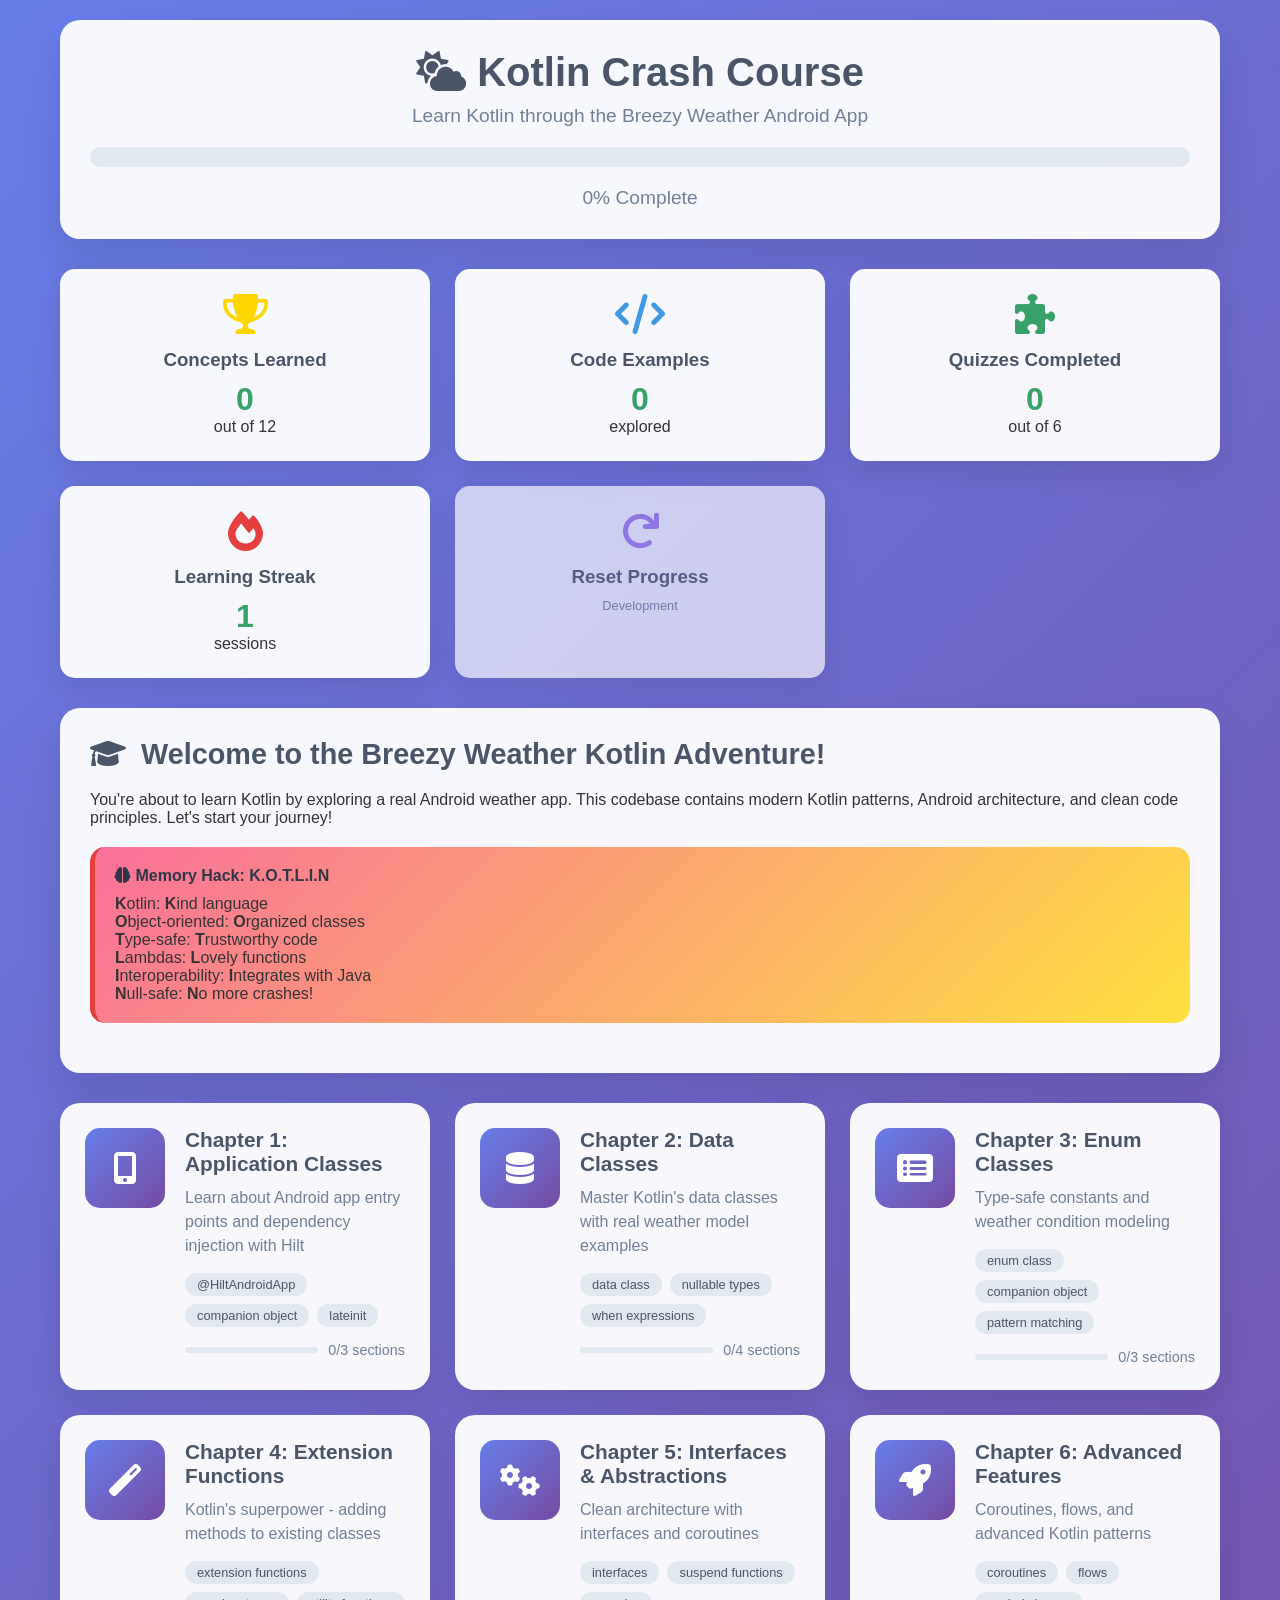
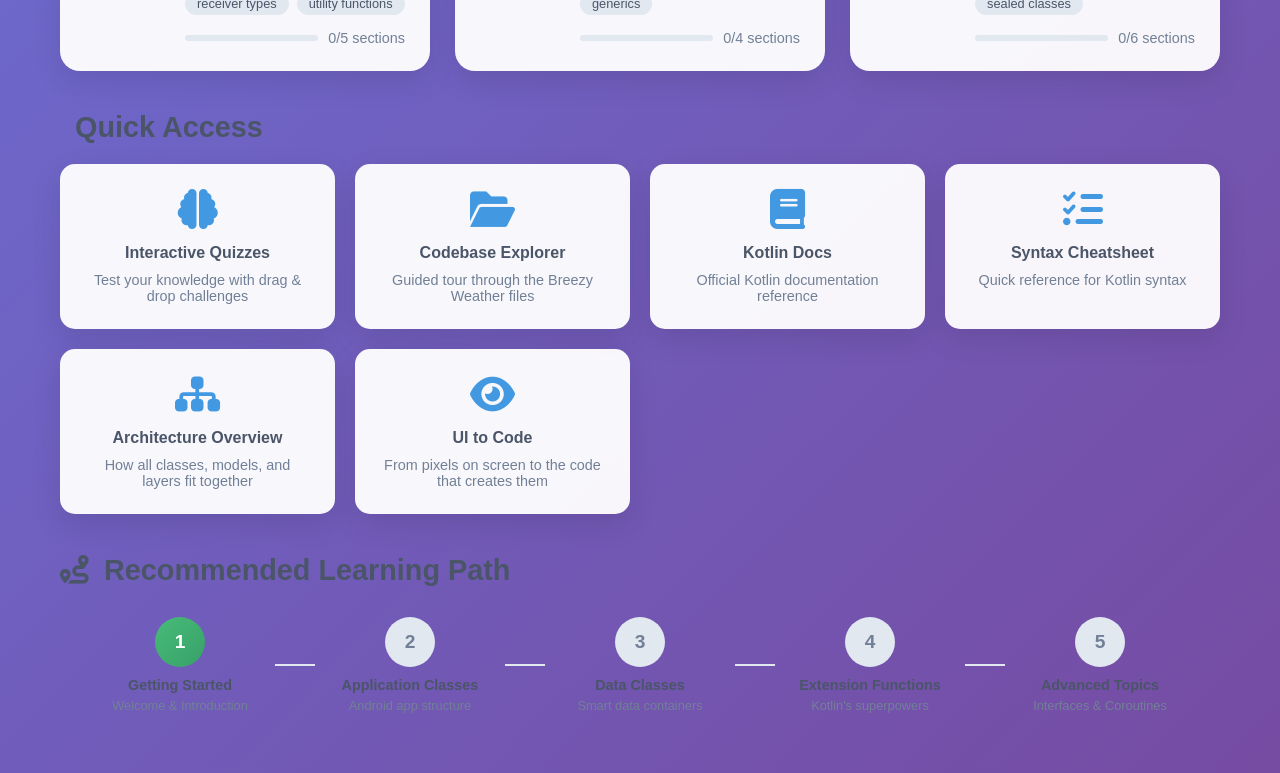
<file: kotlin-crash-course/index.html>
<!DOCTYPE html>
<html lang="en">

<head>
    <meta charset="UTF-8">
    <meta name="viewport" content="width=device-width, initial-scale=1.0">
    <title>🌦️ Kotlin Crash Course - Breezy Weather Edition</title>
    <link href="https://cdnjs.cloudflare.com/ajax/libs/font-awesome/6.0.0/css/all.min.css" rel="stylesheet">
    <link rel="stylesheet" href="styles.css">
</head>

<body>
    <div class="container">
        <div class="header">
            <h1><i class="fas fa-cloud-sun"></i> Kotlin Crash Course</h1>
            <p>Learn Kotlin through the Breezy Weather Android App</p>
            <div class="progress-bar">
                <div class="progress-fill" id="progressFill"></div>
            </div>
            <p id="progressText">0% Complete</p>
        </div>

        <div class="dashboard">
            <div class="stat-card">
                <i class="fas fa-trophy" style="color: #ffd700;"></i>
                <h3>Concepts Learned</h3>
                <div class="stat-number" id="conceptsLearned">0</div>
                <p>out of 12</p>
            </div>
            <div class="stat-card">
                <i class="fas fa-code" style="color: #4299e1;"></i>
                <h3>Code Examples</h3>
                <div class="stat-number" id="codeExamples">0</div>
                <p>explored</p>
            </div>
            <div class="stat-card">
                <i class="fas fa-puzzle-piece" style="color: #38a169;"></i>
                <h3>Quizzes Completed</h3>
                <div class="stat-number" id="quizzesCompleted">0</div>
                <p>out of 6</p>
            </div>
            <div class="stat-card">
                <i class="fas fa-fire" style="color: #e53e3e;"></i>
                <h3>Learning Streak</h3>
                <div class="stat-number" id="learningStreak">1</div>
                <p>sessions</p>
            </div>
            <div class="stat-card" onclick="resetProgress()" style="cursor: pointer; opacity: 0.7;">
                <i class="fas fa-redo" style="color: #9f7aea;"></i>
                <h3>Reset Progress</h3>
                <div style="font-size: 0.8em; color: #718096;">Development</div>
            </div>
        </div>

        <div class="learning-section">
            <h2 class="section-title">
                <i class="fas fa-graduation-cap"></i>
                Welcome to the Breezy Weather Kotlin Adventure!
            </h2>
            <p>You're about to learn Kotlin by exploring a real Android weather app. This codebase contains modern
                Kotlin patterns, Android architecture, and clean code principles. Let's start your journey!</p>

            <div class="memory-hack">
                <h4><i class="fas fa-brain"></i> Memory Hack: K.O.T.L.I.N</h4>
                <p><strong>K</strong>otlin: <strong>K</strong>ind language</p>
                <p><strong>O</strong>bject-oriented: <strong>O</strong>rganized classes</p>
                <p><strong>T</strong>ype-safe: <strong>T</strong>rustworthy code</p>
                <p><strong>L</strong>ambdas: <strong>L</strong>ovely functions</p>
                <p><strong>I</strong>nteroperability: <strong>I</strong>ntegrates with Java</p>
                <p><strong>N</strong>ull-safe: <strong>N</strong>o more crashes!</p>
            </div>
        </div>

        <div class="chapters-grid">
            <div class="chapter-card" onclick="navigateToChapter('chapter1.html')">
                <div class="chapter-icon">
                    <i class="fas fa-mobile-alt"></i>
                </div>
                <div class="chapter-content">
                    <h3>Chapter 1: Application Classes</h3>
                    <p>Learn about Android app entry points and dependency injection with Hilt</p>
                    <div class="chapter-tags">
                        <span class="tag">@HiltAndroidApp</span>
                        <span class="tag">companion object</span>
                        <span class="tag">lateinit</span>
                    </div>
                    <div class="chapter-progress">
                        <div class="progress-bar-small">
                            <div class="progress-fill-small" style="width: 0%"></div>
                        </div>
                        <span>0/3 sections</span>
                    </div>
                </div>
            </div>

            <div class="chapter-card" onclick="navigateToChapter('chapter2.html')">
                <div class="chapter-icon">
                    <i class="fas fa-database"></i>
                </div>
                <div class="chapter-content">
                    <h3>Chapter 2: Data Classes</h3>
                    <p>Master Kotlin's data classes with real weather model examples</p>
                    <div class="chapter-tags">
                        <span class="tag">data class</span>
                        <span class="tag">nullable types</span>
                        <span class="tag">when expressions</span>
                    </div>
                    <div class="chapter-progress">
                        <div class="progress-bar-small">
                            <div class="progress-fill-small" style="width: 0%"></div>
                        </div>
                        <span>0/4 sections</span>
                    </div>
                </div>
            </div>

            <div class="chapter-card" onclick="navigateToChapter('chapter3.html')">
                <div class="chapter-icon">
                    <i class="fas fa-list-alt"></i>
                </div>
                <div class="chapter-content">
                    <h3>Chapter 3: Enum Classes</h3>
                    <p>Type-safe constants and weather condition modeling</p>
                    <div class="chapter-tags">
                        <span class="tag">enum class</span>
                        <span class="tag">companion object</span>
                        <span class="tag">pattern matching</span>
                    </div>
                    <div class="chapter-progress">
                        <div class="progress-bar-small">
                            <div class="progress-fill-small" style="width: 0%"></div>
                        </div>
                        <span>0/3 sections</span>
                    </div>
                </div>
            </div>

            <div class="chapter-card" onclick="navigateToChapter('chapter4.html')">
                <div class="chapter-icon">
                    <i class="fas fa-magic"></i>
                </div>
                <div class="chapter-content">
                    <h3>Chapter 4: Extension Functions</h3>
                    <p>Kotlin's superpower - adding methods to existing classes</p>
                    <div class="chapter-tags">
                        <span class="tag">extension functions</span>
                        <span class="tag">receiver types</span>
                        <span class="tag">utility functions</span>
                    </div>
                    <div class="chapter-progress">
                        <div class="progress-bar-small">
                            <div class="progress-fill-small" style="width: 0%"></div>
                        </div>
                        <span>0/5 sections</span>
                    </div>
                </div>
            </div>

            <div class="chapter-card" onclick="navigateToChapter('chapter5.html')">
                <div class="chapter-icon">
                    <i class="fas fa-cogs"></i>
                </div>
                <div class="chapter-content">
                    <h3>Chapter 5: Interfaces & Abstractions</h3>
                    <p>Clean architecture with interfaces and coroutines</p>
                    <div class="chapter-tags">
                        <span class="tag">interfaces</span>
                        <span class="tag">suspend functions</span>
                        <span class="tag">generics</span>
                    </div>
                    <div class="chapter-progress">
                        <div class="progress-bar-small">
                            <div class="progress-fill-small" style="width: 0%"></div>
                        </div>
                        <span>0/4 sections</span>
                    </div>
                </div>
            </div>

            <div class="chapter-card" onclick="navigateToChapter('chapter6.html')">
                <div class="chapter-icon">
                    <i class="fas fa-rocket"></i>
                </div>
                <div class="chapter-content">
                    <h3>Chapter 6: Advanced Features</h3>
                    <p>Coroutines, flows, and advanced Kotlin patterns</p>
                    <div class="chapter-tags">
                        <span class="tag">coroutines</span>
                        <span class="tag">flows</span>
                        <span class="tag">sealed classes</span>
                    </div>
                    <div class="chapter-progress">
                        <div class="progress-bar-small">
                            <div class="progress-fill-small" style="width: 0%"></div>
                        </div>
                        <span>0/6 sections</span>
                    </div>
                </div>
            </div>
        </div>

        <div class="quick-access">
            <h2 class="section-title">
                <i class="fas fa-lightning-bolt"></i>
                Quick Access
            </h2>
            <div class="quick-access-grid">
                <div class="quick-card" onclick="navigateToChapter('quiz.html')">
                    <i class="fas fa-brain"></i>
                    <h4>Interactive Quizzes</h4>
                    <p>Test your knowledge with drag & drop challenges</p>
                </div>
                <div class="quick-card" onclick="navigateToChapter('codebase-explorer.html')">
                    <i class="fas fa-folder-open"></i>
                    <h4>Codebase Explorer</h4>
                    <p>Guided tour through the Breezy Weather files</p>
                </div>
                <div class="quick-card" onclick="window.open('https://kotlinlang.org/docs/', '_blank')">
                    <i class="fas fa-book"></i>
                    <h4>Kotlin Docs</h4>
                    <p>Official Kotlin documentation reference</p>
                </div>
                <div class="quick-card" onclick="navigateToChapter('cheatsheet.html')">
                    <i class="fas fa-list-check"></i>
                    <h4>Syntax Cheatsheet</h4>
                    <p>Quick reference for Kotlin syntax</p>
                </div>
                <div class="quick-card" onclick="navigateToChapter('architecture-overview.html')">
                    <i class="fas fa-sitemap"></i>
                    <h4>Architecture Overview</h4>
                    <p>How all classes, models, and layers fit together</p>
                </div>
                <div class="quick-card" onclick="navigateToChapter('ui-to-code.html')">
                    <i class="fas fa-eye"></i>
                    <h4>UI to Code</h4>
                    <p>From pixels on screen to the code that creates them</p>
                </div>
            </div>
        </div>

        <div class="learning-path">
            <h2 class="section-title">
                <i class="fas fa-route"></i>
                Recommended Learning Path
            </h2>
            <div class="path-container">
                <div class="path-step completed">
                    <div class="step-number">1</div>
                    <div class="step-content">
                        <h4>Getting Started</h4>
                        <p>Welcome & Introduction</p>
                    </div>
                </div>
                <div class="path-line"></div>
                <div class="path-step">
                    <div class="step-number">2</div>
                    <div class="step-content">
                        <h4>Application Classes</h4>
                        <p>Android app structure</p>
                    </div>
                </div>
                <div class="path-line"></div>
                <div class="path-step">
                    <div class="step-number">3</div>
                    <div class="step-content">
                        <h4>Data Classes</h4>
                        <p>Smart data containers</p>
                    </div>
                </div>
                <div class="path-line"></div>
                <div class="path-step">
                    <div class="step-number">4</div>
                    <div class="step-content">
                        <h4>Extension Functions</h4>
                        <p>Kotlin's superpowers</p>
                    </div>
                </div>
                <div class="path-line"></div>
                <div class="path-step">
                    <div class="step-number">5</div>
                    <div class="step-content">
                        <h4>Advanced Topics</h4>
                        <p>Interfaces & Coroutines</p>
                    </div>
                </div>
            </div>
        </div>
    </div>

    <div class="achievement" id="achievement">
        <h3><i class="fas fa-trophy"></i> Achievement Unlocked!</h3>
        <p id="achievementText">Welcome to Kotlin Learning!</p>
    </div>

    <script src="navigation.js"></script>
    <script src="script.js"></script>
</body>

</html>
</file>
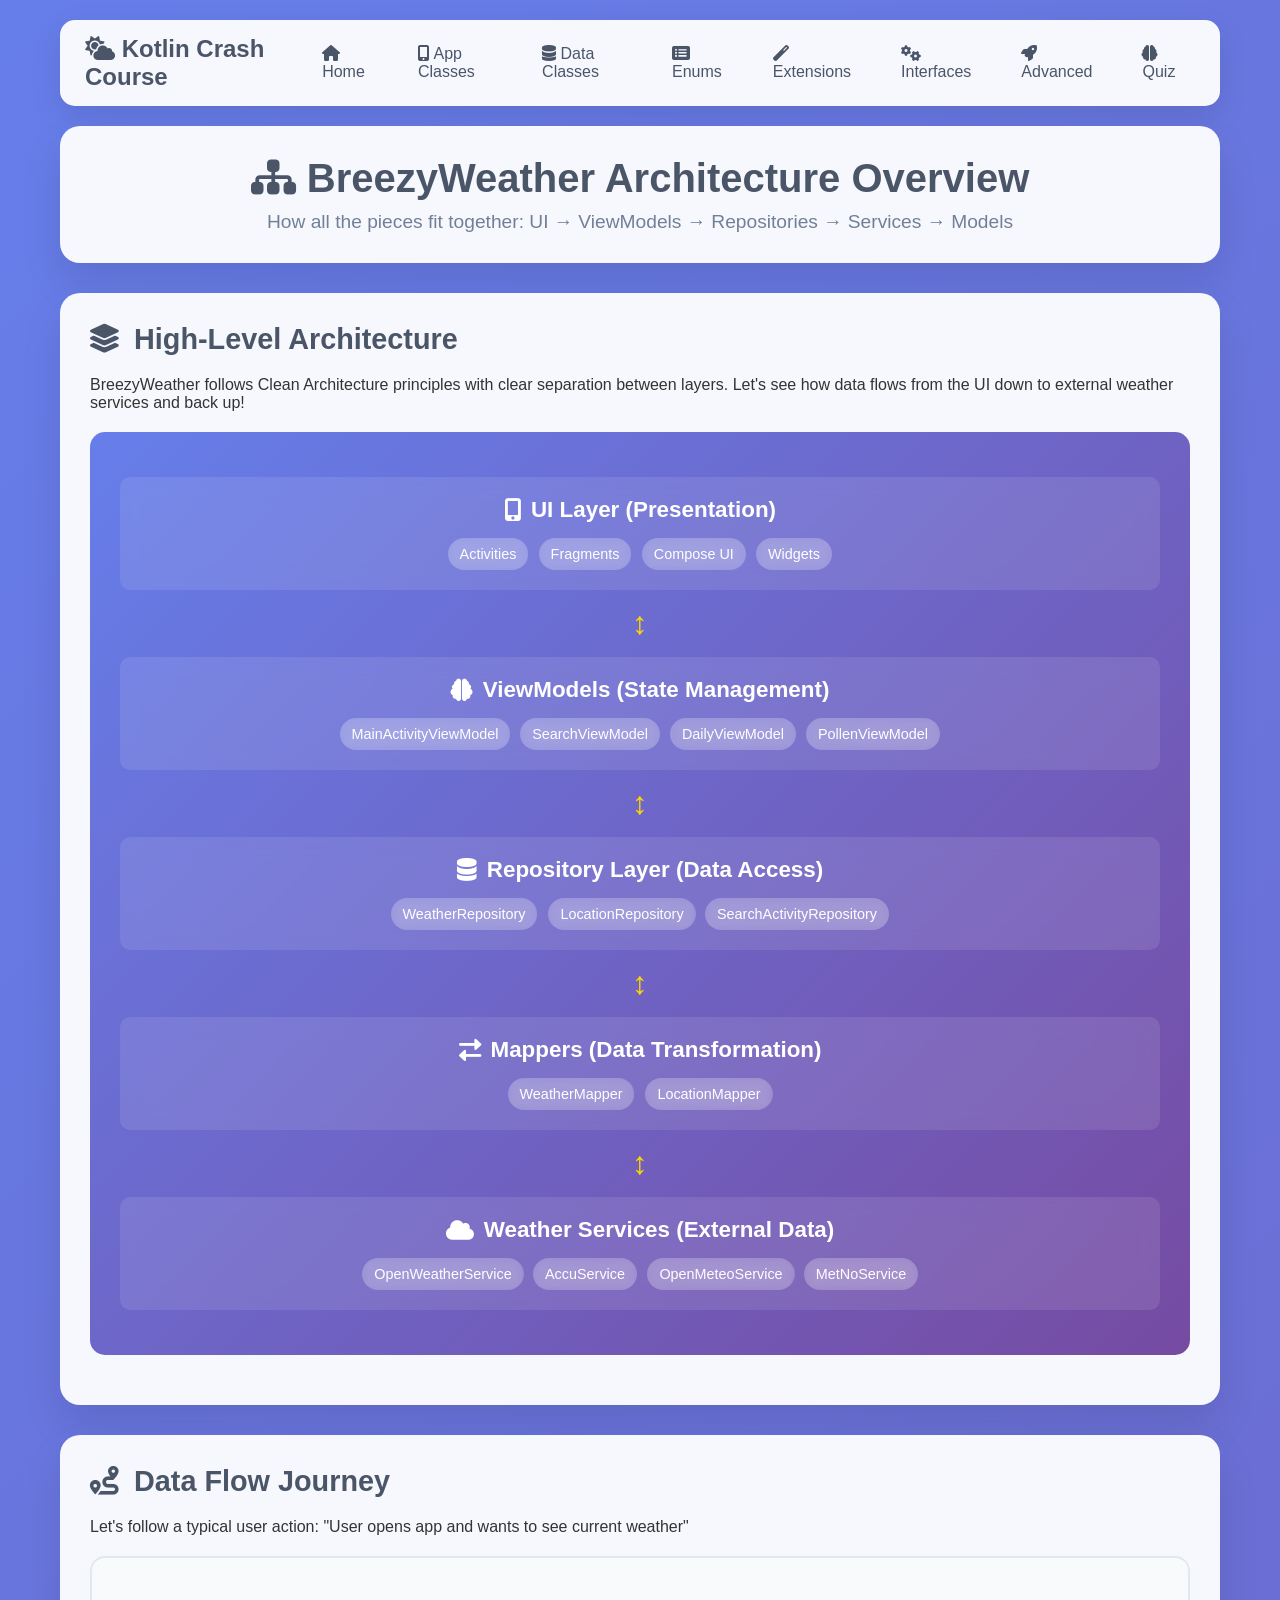
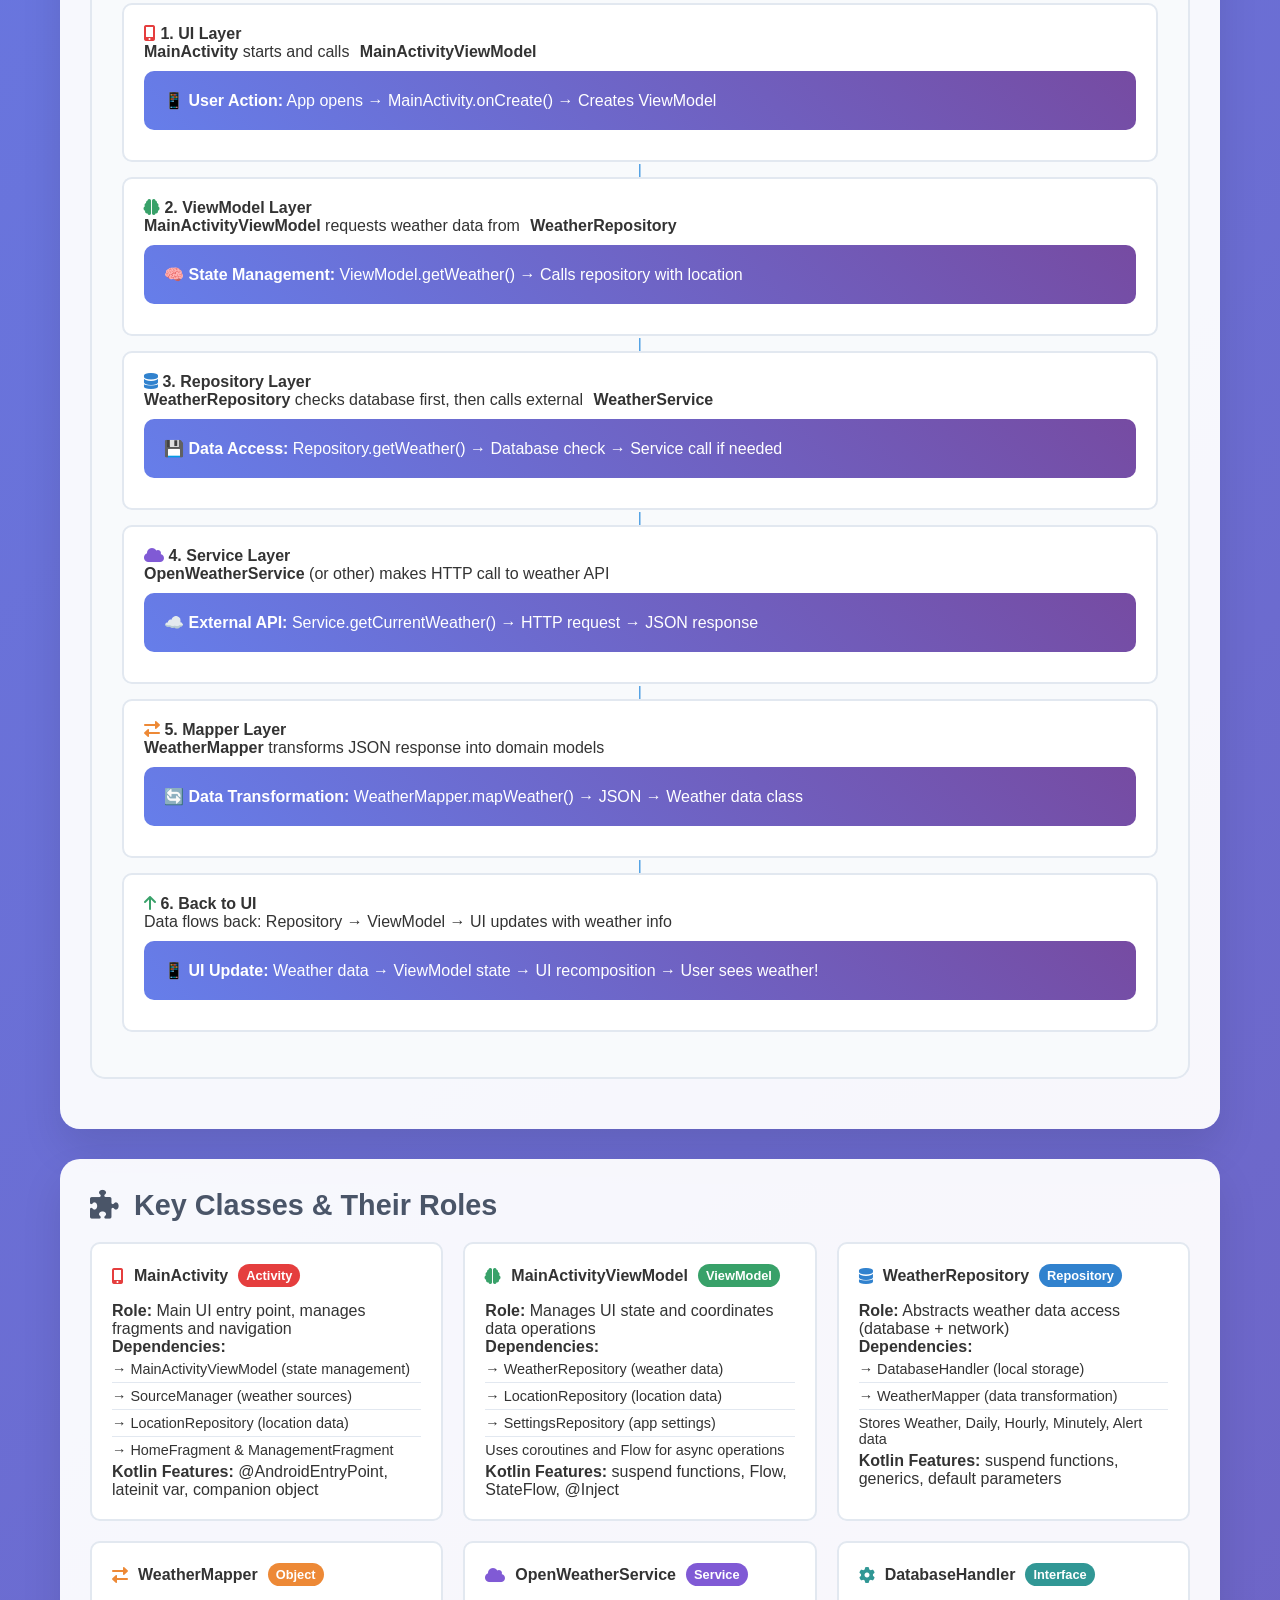
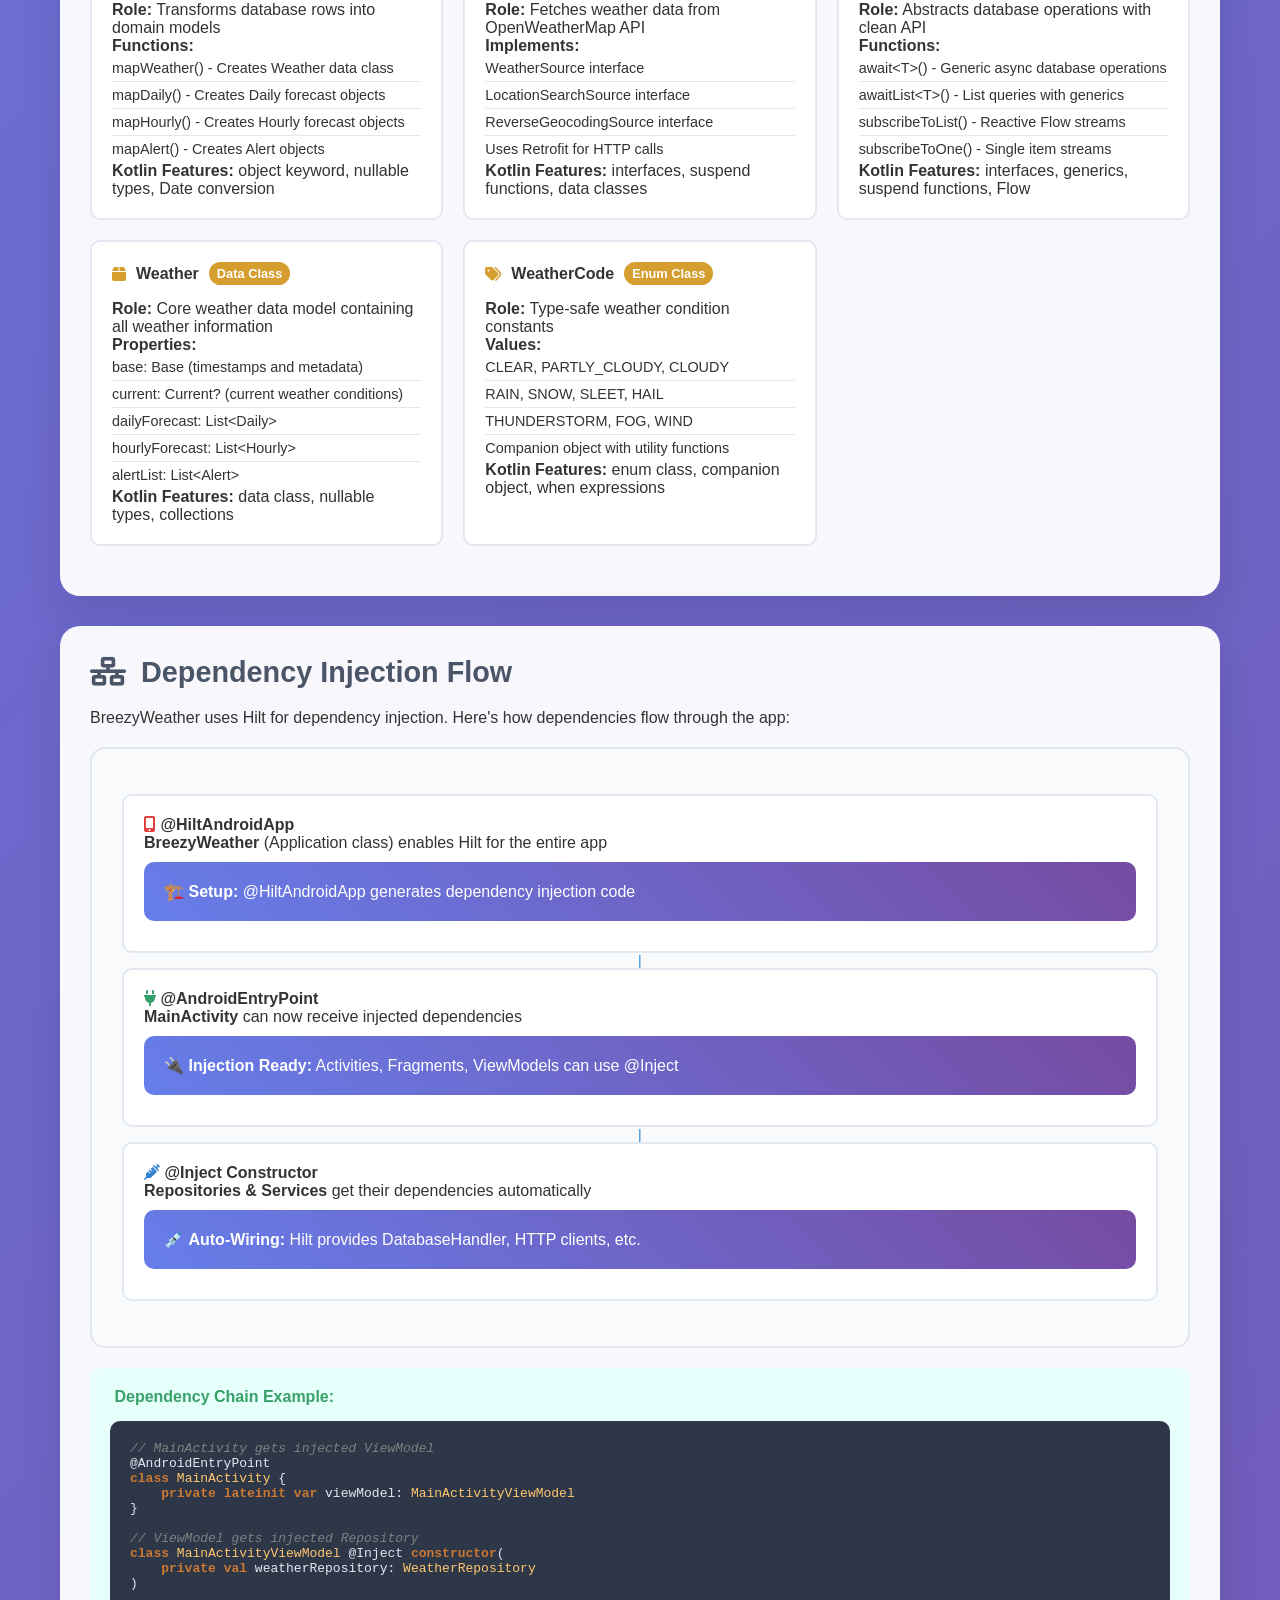
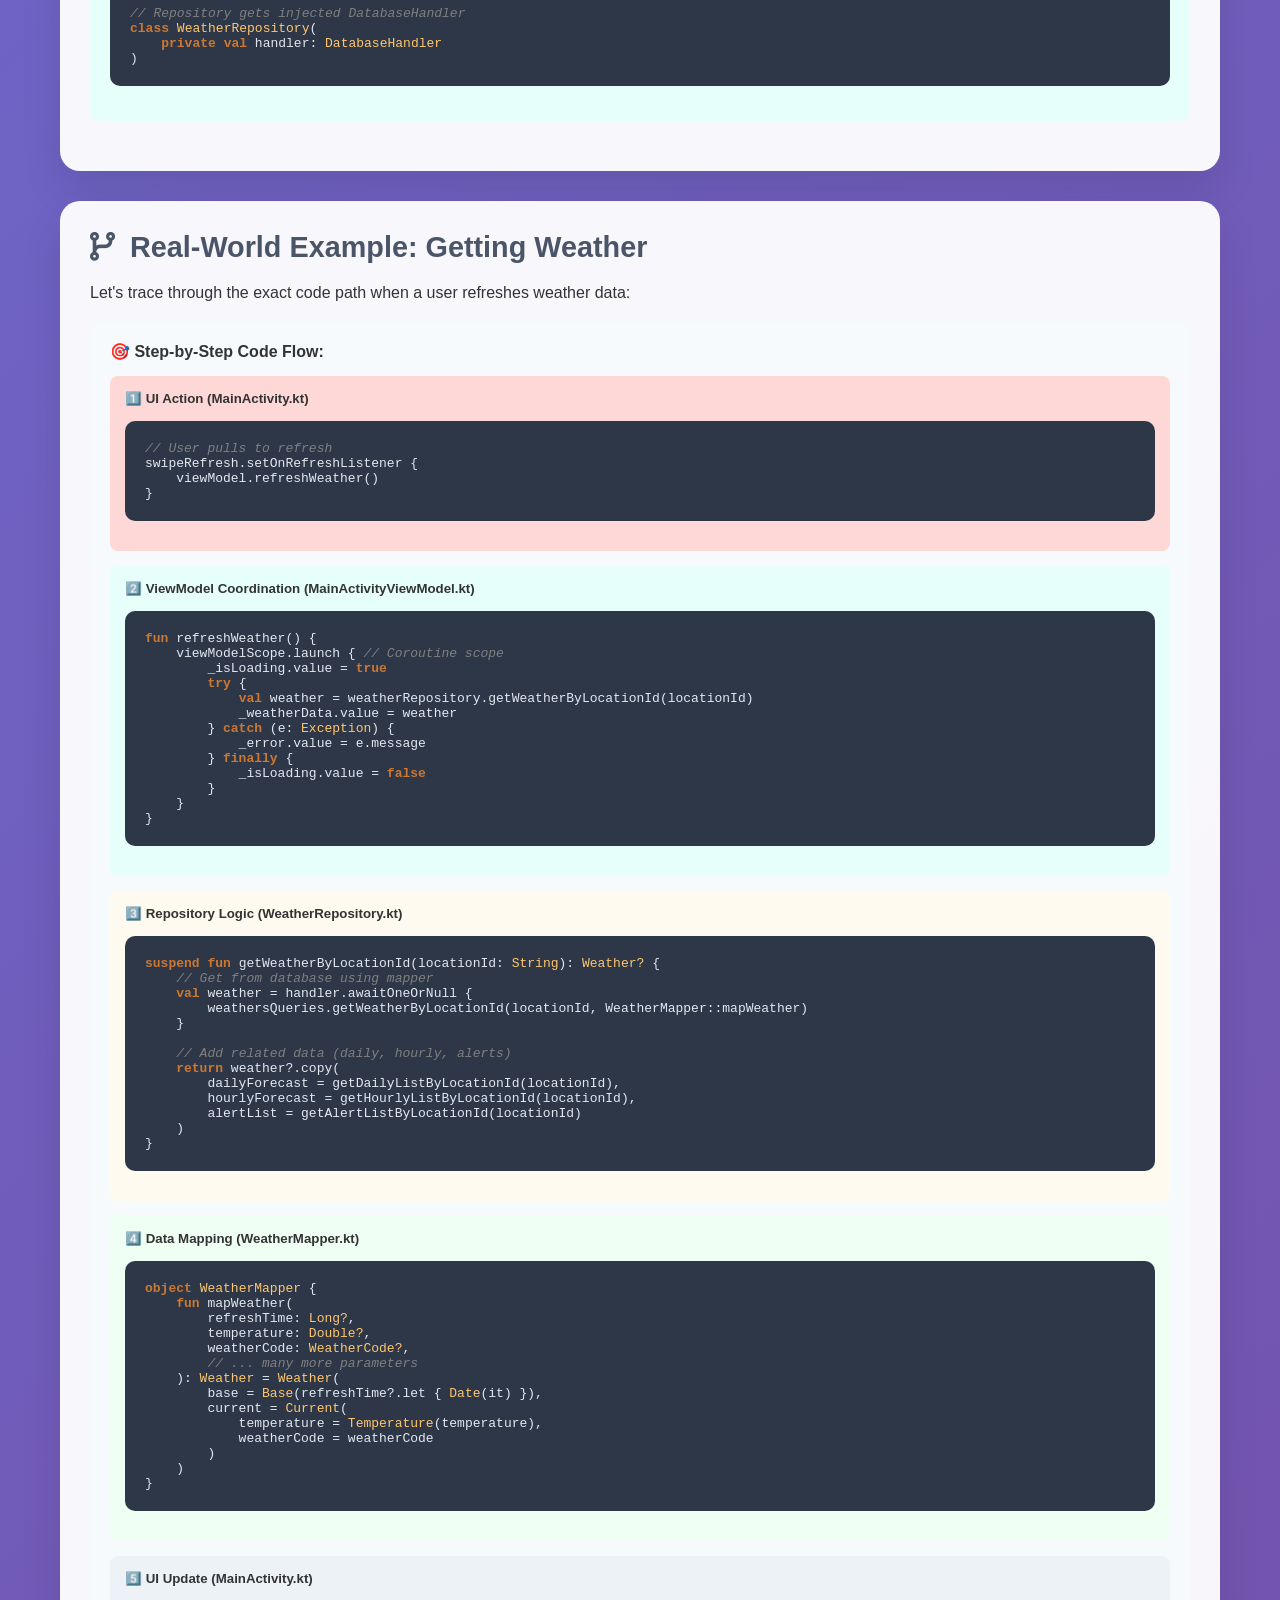
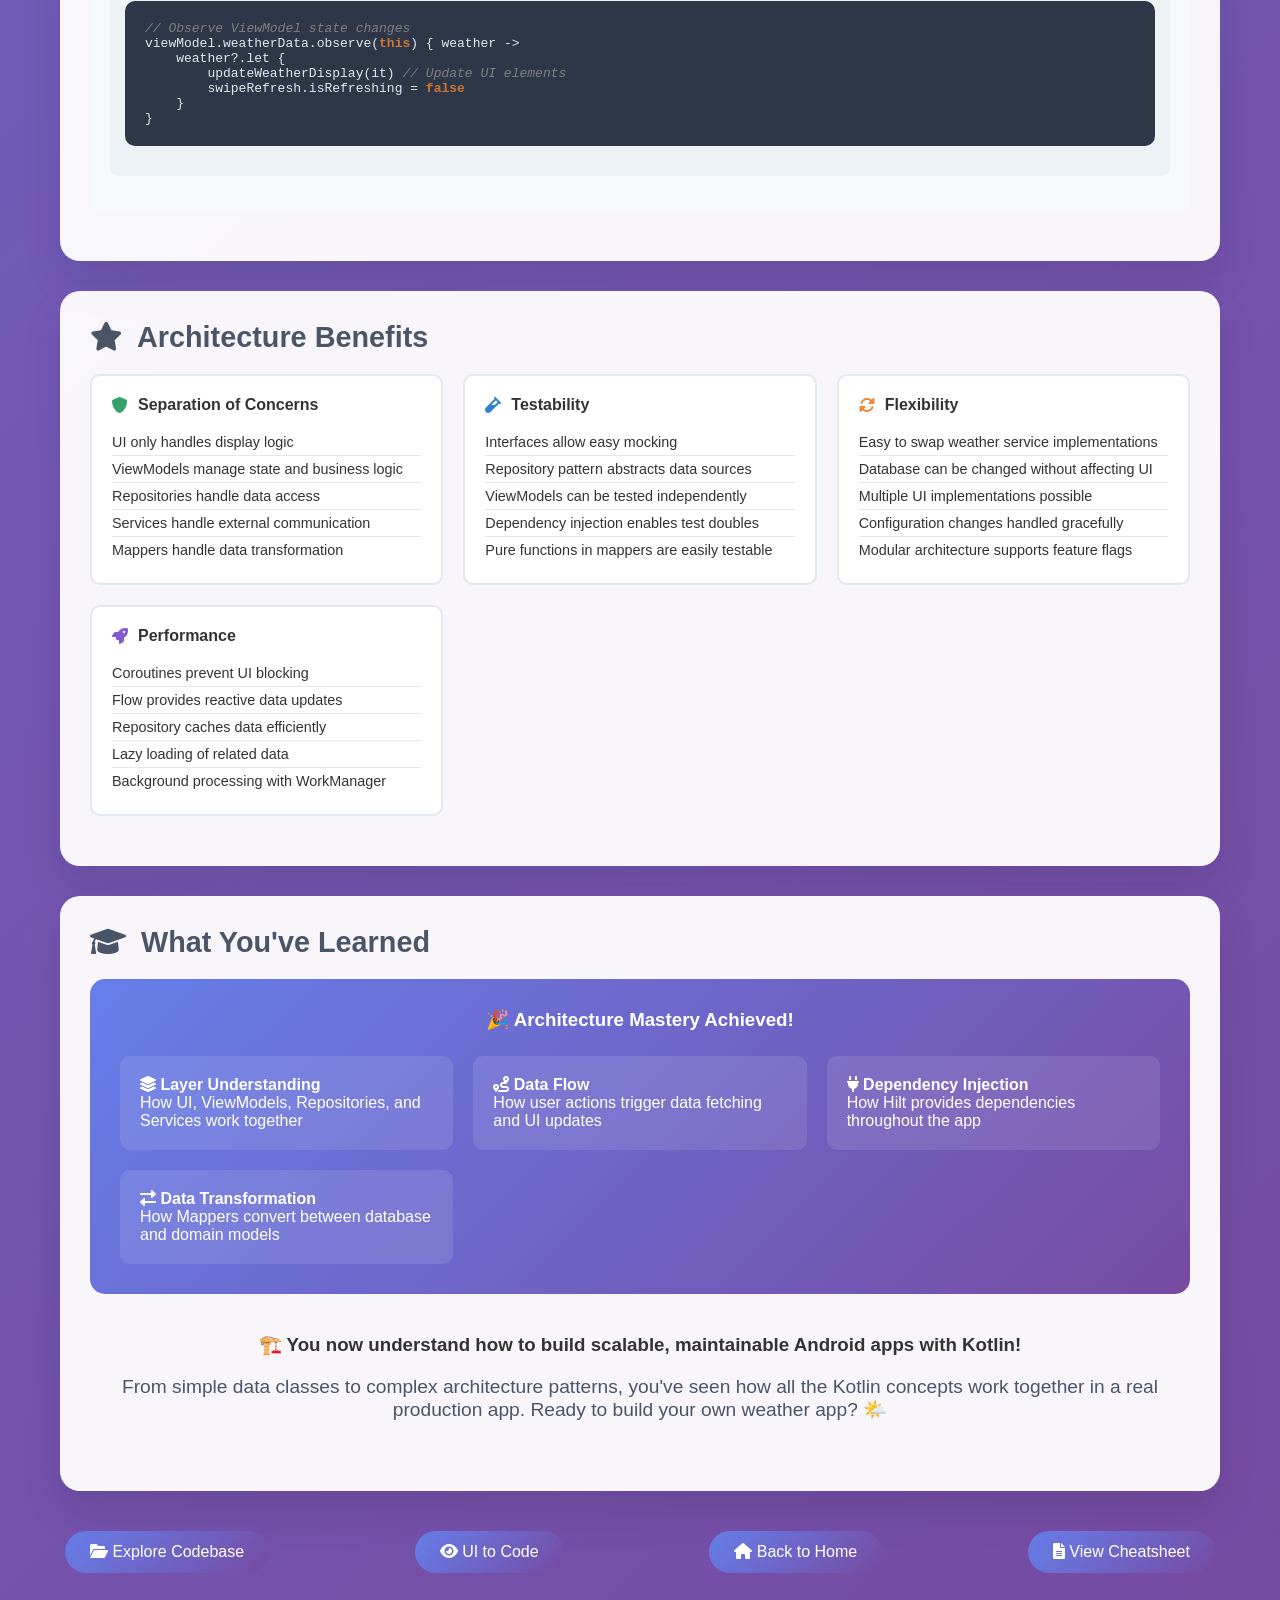
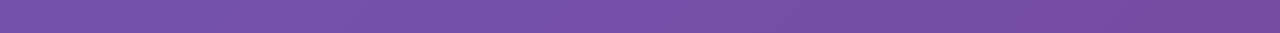
<file: kotlin-crash-course/architecture-overview.html>
<!DOCTYPE html>
<html lang="en">

<head>
    <meta charset="UTF-8">
    <meta name="viewport" content="width=device-width, initial-scale=1.0">
    <title>Architecture Overview - BreezyWeather Kotlin App</title>
    <link href="https://cdnjs.cloudflare.com/ajax/libs/font-awesome/6.0.0/css/all.min.css" rel="stylesheet">
    <link rel="stylesheet" href="styles.css">
    <style>
        .architecture-diagram {
            background: linear-gradient(135deg, #667eea 0%, #764ba2 100%);
            color: white;
            padding: 30px;
            border-radius: 15px;
            margin: 20px 0;
            text-align: center;
        }

        .layer {
            background: rgba(255, 255, 255, 0.1);
            margin: 15px 0;
            padding: 20px;
            border-radius: 10px;
            backdrop-filter: blur(10px);
        }

        .layer-title {
            font-size: 1.4em;
            font-weight: bold;
            margin-bottom: 15px;
            display: flex;
            align-items: center;
            justify-content: center;
            gap: 10px;
        }

        .components {
            display: flex;
            justify-content: center;
            flex-wrap: wrap;
            gap: 10px;
            margin-top: 10px;
        }

        .component {
            background: rgba(255, 255, 255, 0.2);
            padding: 8px 12px;
            border-radius: 20px;
            font-size: 0.9em;
            backdrop-filter: blur(5px);
        }

        .arrow {
            text-align: center;
            font-size: 2em;
            margin: 10px 0;
            color: #ffd700;
        }

        .flow-diagram {
            background: #f8fafc;
            padding: 30px;
            border-radius: 15px;
            margin: 20px 0;
            border: 2px solid #e2e8f0;
        }

        .flow-step {
            background: white;
            border: 2px solid #e2e8f0;
            border-radius: 10px;
            padding: 20px;
            margin: 15px 0;
            position: relative;
        }

        .flow-step::after {
            content: '↓';
            position: absolute;
            bottom: -30px;
            left: 50%;
            transform: translateX(-50%);
            font-size: 2em;
            color: #4299e1;
        }

        .flow-step:last-child::after {
            display: none;
        }

        .class-grid {
            display: grid;
            grid-template-columns: repeat(auto-fit, minmax(300px, 1fr));
            gap: 20px;
            margin: 20px 0;
        }

        .class-card {
            background: white;
            border: 2px solid #e2e8f0;
            border-radius: 10px;
            padding: 20px;
            transition: transform 0.2s ease, box-shadow 0.2s ease;
        }

        .class-card:hover {
            transform: translateY(-5px);
            box-shadow: 0 10px 25px rgba(0, 0, 0, 0.1);
        }

        .class-header {
            display: flex;
            align-items: center;
            gap: 10px;
            margin-bottom: 15px;
        }

        .class-type {
            font-size: 0.8em;
            padding: 4px 8px;
            border-radius: 12px;
            color: white;
            font-weight: bold;
        }

        .type-activity {
            background: #e53e3e;
        }

        .type-viewmodel {
            background: #38a169;
        }

        .type-repository {
            background: #3182ce;
        }

        .type-mapper {
            background: #ed8936;
        }

        .type-service {
            background: #805ad5;
        }

        .type-model {
            background: #d69e2e;
        }

        .type-interface {
            background: #319795;
        }

        .dependency-list {
            list-style: none;
            padding: 0;
        }

        .dependency-list li {
            padding: 5px 0;
            border-bottom: 1px solid #e2e8f0;
            font-size: 0.9em;
        }

        .dependency-list li:last-child {
            border-bottom: none;
        }

        .data-flow {
            background: linear-gradient(45deg, #667eea, #764ba2);
            color: white;
            padding: 20px;
            border-radius: 10px;
            margin: 10px 0;
        }

        .highlight {
            background: rgba(255, 255, 255, 0.2);
            padding: 2px 6px;
            border-radius: 4px;
            font-weight: bold;
        }
    </style>
</head>

<body>
    <div class="container">
        <div class="header">
            <h1><i class="fas fa-sitemap"></i> BreezyWeather Architecture Overview</h1>
            <p>How all the pieces fit together: UI → ViewModels → Repositories → Services → Models</p>
        </div>

        <div class="learning-section">
            <h2 class="section-title">
                <i class="fas fa-layer-group"></i>
                High-Level Architecture
            </h2>

            <p>BreezyWeather follows Clean Architecture principles with clear separation between layers. Let's see how
                data flows from the UI down to external weather services and back up!</p>

            <div class="architecture-diagram">
                <div class="layer">
                    <div class="layer-title">
                        <i class="fas fa-mobile-alt"></i>
                        UI Layer (Presentation)
                    </div>
                    <div class="components">
                        <div class="component">Activities</div>
                        <div class="component">Fragments</div>
                        <div class="component">Compose UI</div>
                        <div class="component">Widgets</div>
                    </div>
                </div>

                <div class="arrow">↕️</div>

                <div class="layer">
                    <div class="layer-title">
                        <i class="fas fa-brain"></i>
                        ViewModels (State Management)
                    </div>
                    <div class="components">
                        <div class="component">MainActivityViewModel</div>
                        <div class="component">SearchViewModel</div>
                        <div class="component">DailyViewModel</div>
                        <div class="component">PollenViewModel</div>
                    </div>
                </div>

                <div class="arrow">↕️</div>

                <div class="layer">
                    <div class="layer-title">
                        <i class="fas fa-database"></i>
                        Repository Layer (Data Access)
                    </div>
                    <div class="components">
                        <div class="component">WeatherRepository</div>
                        <div class="component">LocationRepository</div>
                        <div class="component">SearchActivityRepository</div>
                    </div>
                </div>

                <div class="arrow">↕️</div>

                <div class="layer">
                    <div class="layer-title">
                        <i class="fas fa-exchange-alt"></i>
                        Mappers (Data Transformation)
                    </div>
                    <div class="components">
                        <div class="component">WeatherMapper</div>
                        <div class="component">LocationMapper</div>
                    </div>
                </div>

                <div class="arrow">↕️</div>

                <div class="layer">
                    <div class="layer-title">
                        <i class="fas fa-cloud"></i>
                        Weather Services (External Data)
                    </div>
                    <div class="components">
                        <div class="component">OpenWeatherService</div>
                        <div class="component">AccuService</div>
                        <div class="component">OpenMeteoService</div>
                        <div class="component">MetNoService</div>
                    </div>
                </div>
            </div>
        </div>

        <div class="learning-section">
            <h2 class="section-title">
                <i class="fas fa-route"></i>
                Data Flow Journey
            </h2>

            <p>Let's follow a typical user action: "User opens app and wants to see current weather"</p>

            <div class="flow-diagram">
                <div class="flow-step">
                    <h4><i class="fas fa-mobile-alt" style="color: #e53e3e;"></i> 1. UI Layer</h4>
                    <p><strong>MainActivity</strong> starts and calls <span
                            class="highlight">MainActivityViewModel</span></p>
                    <div class="data-flow">
                        📱 <strong>User Action:</strong> App opens → MainActivity.onCreate() → Creates ViewModel
                    </div>
                </div>

                <div class="flow-step">
                    <h4><i class="fas fa-brain" style="color: #38a169;"></i> 2. ViewModel Layer</h4>
                    <p><strong>MainActivityViewModel</strong> requests weather data from <span
                            class="highlight">WeatherRepository</span></p>
                    <div class="data-flow">
                        🧠 <strong>State Management:</strong> ViewModel.getWeather() → Calls repository with location
                    </div>
                </div>

                <div class="flow-step">
                    <h4><i class="fas fa-database" style="color: #3182ce;"></i> 3. Repository Layer</h4>
                    <p><strong>WeatherRepository</strong> checks database first, then calls external <span
                            class="highlight">WeatherService</span></p>
                    <div class="data-flow">
                        💾 <strong>Data Access:</strong> Repository.getWeather() → Database check → Service call if
                        needed
                    </div>
                </div>

                <div class="flow-step">
                    <h4><i class="fas fa-cloud" style="color: #805ad5;"></i> 4. Service Layer</h4>
                    <p><strong>OpenWeatherService</strong> (or other) makes HTTP call to weather API</p>
                    <div class="data-flow">
                        ☁️ <strong>External API:</strong> Service.getCurrentWeather() → HTTP request → JSON response
                    </div>
                </div>

                <div class="flow-step">
                    <h4><i class="fas fa-exchange-alt" style="color: #ed8936;"></i> 5. Mapper Layer</h4>
                    <p><strong>WeatherMapper</strong> transforms JSON response into domain models</p>
                    <div class="data-flow">
                        🔄 <strong>Data Transformation:</strong> WeatherMapper.mapWeather() → JSON → Weather data class
                    </div>
                </div>

                <div class="flow-step">
                    <h4><i class="fas fa-arrow-up" style="color: #38a169;"></i> 6. Back to UI</h4>
                    <p>Data flows back: Repository → ViewModel → UI updates with weather info</p>
                    <div class="data-flow">
                        📱 <strong>UI Update:</strong> Weather data → ViewModel state → UI recomposition → User sees
                        weather!
                    </div>
                </div>
            </div>
        </div>

        <div class="learning-section">
            <h2 class="section-title">
                <i class="fas fa-puzzle-piece"></i>
                Key Classes & Their Roles
            </h2>

            <div class="class-grid">
                <div class="class-card">
                    <div class="class-header">
                        <i class="fas fa-mobile-alt" style="color: #e53e3e;"></i>
                        <h4>MainActivity</h4>
                        <span class="class-type type-activity">Activity</span>
                    </div>
                    <p><strong>Role:</strong> Main UI entry point, manages fragments and navigation</p>
                    <p><strong>Dependencies:</strong></p>
                    <ul class="dependency-list">
                        <li>→ MainActivityViewModel (state management)</li>
                        <li>→ SourceManager (weather sources)</li>
                        <li>→ LocationRepository (location data)</li>
                        <li>→ HomeFragment & ManagementFragment</li>
                    </ul>
                    <p><strong>Kotlin Features:</strong> @AndroidEntryPoint, lateinit var, companion object</p>
                </div>

                <div class="class-card">
                    <div class="class-header">
                        <i class="fas fa-brain" style="color: #38a169;"></i>
                        <h4>MainActivityViewModel</h4>
                        <span class="class-type type-viewmodel">ViewModel</span>
                    </div>
                    <p><strong>Role:</strong> Manages UI state and coordinates data operations</p>
                    <p><strong>Dependencies:</strong></p>
                    <ul class="dependency-list">
                        <li>→ WeatherRepository (weather data)</li>
                        <li>→ LocationRepository (location data)</li>
                        <li>→ SettingsRepository (app settings)</li>
                        <li>Uses coroutines and Flow for async operations</li>
                    </ul>
                    <p><strong>Kotlin Features:</strong> suspend functions, Flow, StateFlow, @Inject</p>
                </div>

                <div class="class-card">
                    <div class="class-header">
                        <i class="fas fa-database" style="color: #3182ce;"></i>
                        <h4>WeatherRepository</h4>
                        <span class="class-type type-repository">Repository</span>
                    </div>
                    <p><strong>Role:</strong> Abstracts weather data access (database + network)</p>
                    <p><strong>Dependencies:</strong></p>
                    <ul class="dependency-list">
                        <li>→ DatabaseHandler (local storage)</li>
                        <li>→ WeatherMapper (data transformation)</li>
                        <li>Stores Weather, Daily, Hourly, Minutely, Alert data</li>
                    </ul>
                    <p><strong>Kotlin Features:</strong> suspend functions, generics, default parameters</p>
                </div>

                <div class="class-card">
                    <div class="class-header">
                        <i class="fas fa-exchange-alt" style="color: #ed8936;"></i>
                        <h4>WeatherMapper</h4>
                        <span class="class-type type-mapper">Object</span>
                    </div>
                    <p><strong>Role:</strong> Transforms database rows into domain models</p>
                    <p><strong>Functions:</strong></p>
                    <ul class="dependency-list">
                        <li>mapWeather() - Creates Weather data class</li>
                        <li>mapDaily() - Creates Daily forecast objects</li>
                        <li>mapHourly() - Creates Hourly forecast objects</li>
                        <li>mapAlert() - Creates Alert objects</li>
                    </ul>
                    <p><strong>Kotlin Features:</strong> object keyword, nullable types, Date conversion</p>
                </div>

                <div class="class-card">
                    <div class="class-header">
                        <i class="fas fa-cloud" style="color: #805ad5;"></i>
                        <h4>OpenWeatherService</h4>
                        <span class="class-type type-service">Service</span>
                    </div>
                    <p><strong>Role:</strong> Fetches weather data from OpenWeatherMap API</p>
                    <p><strong>Implements:</strong></p>
                    <ul class="dependency-list">
                        <li>WeatherSource interface</li>
                        <li>LocationSearchSource interface</li>
                        <li>ReverseGeocodingSource interface</li>
                        <li>Uses Retrofit for HTTP calls</li>
                    </ul>
                    <p><strong>Kotlin Features:</strong> interfaces, suspend functions, data classes</p>
                </div>

                <div class="class-card">
                    <div class="class-header">
                        <i class="fas fa-cog" style="color: #319795;"></i>
                        <h4>DatabaseHandler</h4>
                        <span class="class-type type-interface">Interface</span>
                    </div>
                    <p><strong>Role:</strong> Abstracts database operations with clean API</p>
                    <p><strong>Functions:</strong></p>
                    <ul class="dependency-list">
                        <li>await&lt;T&gt;() - Generic async database operations</li>
                        <li>awaitList&lt;T&gt;() - List queries with generics</li>
                        <li>subscribeToList() - Reactive Flow streams</li>
                        <li>subscribeToOne() - Single item streams</li>
                    </ul>
                    <p><strong>Kotlin Features:</strong> interfaces, generics, suspend functions, Flow</p>
                </div>

                <div class="class-card">
                    <div class="class-header">
                        <i class="fas fa-box" style="color: #d69e2e;"></i>
                        <h4>Weather</h4>
                        <span class="class-type type-model">Data Class</span>
                    </div>
                    <p><strong>Role:</strong> Core weather data model containing all weather information</p>
                    <p><strong>Properties:</strong></p>
                    <ul class="dependency-list">
                        <li>base: Base (timestamps and metadata)</li>
                        <li>current: Current? (current weather conditions)</li>
                        <li>dailyForecast: List&lt;Daily&gt;</li>
                        <li>hourlyForecast: List&lt;Hourly&gt;</li>
                        <li>alertList: List&lt;Alert&gt;</li>
                    </ul>
                    <p><strong>Kotlin Features:</strong> data class, nullable types, collections</p>
                </div>

                <div class="class-card">
                    <div class="class-header">
                        <i class="fas fa-tags" style="color: #d69e2e;"></i>
                        <h4>WeatherCode</h4>
                        <span class="class-type type-model">Enum Class</span>
                    </div>
                    <p><strong>Role:</strong> Type-safe weather condition constants</p>
                    <p><strong>Values:</strong></p>
                    <ul class="dependency-list">
                        <li>CLEAR, PARTLY_CLOUDY, CLOUDY</li>
                        <li>RAIN, SNOW, SLEET, HAIL</li>
                        <li>THUNDERSTORM, FOG, WIND</li>
                        <li>Companion object with utility functions</li>
                    </ul>
                    <p><strong>Kotlin Features:</strong> enum class, companion object, when expressions</p>
                </div>
            </div>
        </div>

        <div class="learning-section">
            <h2 class="section-title">
                <i class="fas fa-network-wired"></i>
                Dependency Injection Flow
            </h2>

            <p>BreezyWeather uses Hilt for dependency injection. Here's how dependencies flow through the app:</p>

            <div class="flow-diagram">
                <div class="flow-step">
                    <h4><i class="fas fa-mobile-alt" style="color: #e53e3e;"></i> @HiltAndroidApp</h4>
                    <p><strong>BreezyWeather</strong> (Application class) enables Hilt for the entire app</p>
                    <div class="data-flow">
                        🏗️ <strong>Setup:</strong> @HiltAndroidApp generates dependency injection code
                    </div>
                </div>

                <div class="flow-step">
                    <h4><i class="fas fa-plug" style="color: #38a169;"></i> @AndroidEntryPoint</h4>
                    <p><strong>MainActivity</strong> can now receive injected dependencies</p>
                    <div class="data-flow">
                        🔌 <strong>Injection Ready:</strong> Activities, Fragments, ViewModels can use @Inject
                    </div>
                </div>

                <div class="flow-step">
                    <h4><i class="fas fa-syringe" style="color: #3182ce;"></i> @Inject Constructor</h4>
                    <p><strong>Repositories & Services</strong> get their dependencies automatically</p>
                    <div class="data-flow">
                        💉 <strong>Auto-Wiring:</strong> Hilt provides DatabaseHandler, HTTP clients, etc.
                    </div>
                </div>
            </div>

            <div style="background: #e6fffa; padding: 20px; border-radius: 10px; margin: 20px 0;">
                <h4 style="color: #38a169;"><i class="fas fa=" lightbulb"></i> Dependency Chain Example:</h4>
                <div class="code-example">
                    <pre><span class="kotlin-comment">// MainActivity gets injected ViewModel</span>
@AndroidEntryPoint
<span class="kotlin-keyword">class</span> <span class="kotlin-type">MainActivity</span> {
    <span class="kotlin-keyword">private lateinit var</span> viewModel: <span class="kotlin-type">MainActivityViewModel</span>
}

<span class="kotlin-comment">// ViewModel gets injected Repository</span>
<span class="kotlin-keyword">class</span> <span class="kotlin-type">MainActivityViewModel</span> @Inject <span class="kotlin-keyword">constructor</span>(
    <span class="kotlin-keyword">private val</span> weatherRepository: <span class="kotlin-type">WeatherRepository</span>
)

<span class="kotlin-comment">// Repository gets injected DatabaseHandler</span>
<span class="kotlin-keyword">class</span> <span class="kotlin-type">WeatherRepository</span>(
    <span class="kotlin-keyword">private val</span> handler: <span class="kotlin-type">DatabaseHandler</span>
)</pre>
                </div>
            </div>
        </div>

        <div class="learning-section">
            <h2 class="section-title">
                <i class="fas fa-code-branch"></i>
                Real-World Example: Getting Weather
            </h2>

            <p>Let's trace through the exact code path when a user refreshes weather data:</p>

            <div style="background: #f7fafc; padding: 20px; border-radius: 10px; margin: 20px 0;">
                <h4>🎯 Step-by-Step Code Flow:</h4>

                <div style="margin: 15px 0; padding: 15px; background: #fed7d7; border-radius: 8px;">
                    <h5>1️⃣ UI Action (MainActivity.kt)</h5>
                    <div class="code-example">
                        <pre><span class="kotlin-comment">// User pulls to refresh</span>
swipeRefresh.setOnRefreshListener {
    viewModel.refreshWeather()
}</pre>
                    </div>
                </div>

                <div style="margin: 15px 0; padding: 15px; background: #e6fffa; border-radius: 8px;">
                    <h5>2️⃣ ViewModel Coordination (MainActivityViewModel.kt)</h5>
                    <div class="code-example">
                        <pre><span class="kotlin-keyword">fun</span> refreshWeather() {
    viewModelScope.launch { <span class="kotlin-comment">// Coroutine scope</span>
        _isLoading.value = <span class="kotlin-keyword">true</span>
        <span class="kotlin-keyword">try</span> {
            <span class="kotlin-keyword">val</span> weather = weatherRepository.getWeatherByLocationId(locationId)
            _weatherData.value = weather
        } <span class="kotlin-keyword">catch</span> (e: <span class="kotlin-type">Exception</span>) {
            _error.value = e.message
        } <span class="kotlin-keyword">finally</span> {
            _isLoading.value = <span class="kotlin-keyword">false</span>
        }
    }
}</pre>
                    </div>
                </div>

                <div style="margin: 15px 0; padding: 15px; background: #fffaf0; border-radius: 8px;">
                    <h5>3️⃣ Repository Logic (WeatherRepository.kt)</h5>
                    <div class="code-example">
                        <pre><span class="kotlin-keyword">suspend fun</span> getWeatherByLocationId(locationId: <span class="kotlin-type">String</span>): <span class="kotlin-type">Weather?</span> {
    <span class="kotlin-comment">// Get from database using mapper</span>
    <span class="kotlin-keyword">val</span> weather = handler.awaitOneOrNull {
        weathersQueries.getWeatherByLocationId(locationId, WeatherMapper::mapWeather)
    }
    
    <span class="kotlin-comment">// Add related data (daily, hourly, alerts)</span>
    <span class="kotlin-keyword">return</span> weather?.copy(
        dailyForecast = getDailyListByLocationId(locationId),
        hourlyForecast = getHourlyListByLocationId(locationId),
        alertList = getAlertListByLocationId(locationId)
    )
}</pre>
                    </div>
                </div>

                <div style="margin: 15px 0; padding: 15px; background: #f0fff4; border-radius: 8px;">
                    <h5>4️⃣ Data Mapping (WeatherMapper.kt)</h5>
                    <div class="code-example">
                        <pre><span class="kotlin-keyword">object</span> <span class="kotlin-type">WeatherMapper</span> {
    <span class="kotlin-keyword">fun</span> mapWeather(
        refreshTime: <span class="kotlin-type">Long?</span>,
        temperature: <span class="kotlin-type">Double?</span>,
        weatherCode: <span class="kotlin-type">WeatherCode?</span>,
        <span class="kotlin-comment">// ... many more parameters</span>
    ): <span class="kotlin-type">Weather</span> = <span class="kotlin-type">Weather</span>(
        base = <span class="kotlin-type">Base</span>(refreshTime?.let { <span class="kotlin-type">Date</span>(it) }),
        current = <span class="kotlin-type">Current</span>(
            temperature = <span class="kotlin-type">Temperature</span>(temperature),
            weatherCode = weatherCode
        )
    )
}</pre>
                    </div>
                </div>

                <div style="margin: 15px 0; padding: 15px; background: #edf2f7; border-radius: 8px;">
                    <h5>5️⃣ UI Update (MainActivity.kt)</h5>
                    <div class="code-example">
                        <pre><span class="kotlin-comment">// Observe ViewModel state changes</span>
viewModel.weatherData.observe(<span class="kotlin-keyword">this</span>) { weather ->
    weather?.let {
        updateWeatherDisplay(it) <span class="kotlin-comment">// Update UI elements</span>
        swipeRefresh.isRefreshing = <span class="kotlin-keyword">false</span>
    }
}</pre>
                    </div>
                </div>
            </div>
        </div>

        <div class="learning-section">
            <h2 class="section-title">
                <i class="fas fa-star"></i>
                Architecture Benefits
            </h2>

            <div class="class-grid">
                <div class="class-card">
                    <div class="class-header">
                        <i class="fas fa-shield-alt" style="color: #38a169;"></i>
                        <h4>Separation of Concerns</h4>
                    </div>
                    <ul class="dependency-list">
                        <li>UI only handles display logic</li>
                        <li>ViewModels manage state and business logic</li>
                        <li>Repositories handle data access</li>
                        <li>Services handle external communication</li>
                        <li>Mappers handle data transformation</li>
                    </ul>
                </div>

                <div class="class-card">
                    <div class="class-header">
                        <i class="fas fa-vial" style="color: #3182ce;"></i>
                        <h4>Testability</h4>
                    </div>
                    <ul class="dependency-list">
                        <li>Interfaces allow easy mocking</li>
                        <li>Repository pattern abstracts data sources</li>
                        <li>ViewModels can be tested independently</li>
                        <li>Dependency injection enables test doubles</li>
                        <li>Pure functions in mappers are easily testable</li>
                    </ul>
                </div>

                <div class="class-card">
                    <div class="class-header">
                        <i class="fas fa-sync-alt" style="color: #ed8936;"></i>
                        <h4>Flexibility</h4>
                    </div>
                    <ul class="dependency-list">
                        <li>Easy to swap weather service implementations</li>
                        <li>Database can be changed without affecting UI</li>
                        <li>Multiple UI implementations possible</li>
                        <li>Configuration changes handled gracefully</li>
                        <li>Modular architecture supports feature flags</li>
                    </ul>
                </div>

                <div class="class-card">
                    <div class="class-header">
                        <i class="fas fa-rocket" style="color: #805ad5;"></i>
                        <h4>Performance</h4>
                    </div>
                    <ul class="dependency-list">
                        <li>Coroutines prevent UI blocking</li>
                        <li>Flow provides reactive data updates</li>
                        <li>Repository caches data efficiently</li>
                        <li>Lazy loading of related data</li>
                        <li>Background processing with WorkManager</li>
                    </ul>
                </div>
            </div>
        </div>

        <div class="learning-section">
            <h2 class="section-title">
                <i class="fas fa-graduation-cap"></i>
                What You've Learned
            </h2>

            <div
                style="background: linear-gradient(135deg, #667eea 0%, #764ba2 100%); color: white; padding: 30px; border-radius: 15px; margin: 20px 0;">
                <h3 style="text-align: center; margin-bottom: 25px;">🎉 Architecture Mastery Achieved!</h3>

                <div style="display: grid; grid-template-columns: repeat(auto-fit, minmax(250px, 1fr)); gap: 20px;">
                    <div style="background: rgba(255, 255, 255, 0.1); padding: 20px; border-radius: 10px;">
                        <h4><i class="fas fa-layer-group"></i> Layer Understanding</h4>
                        <p>How UI, ViewModels, Repositories, and Services work together</p>
                    </div>

                    <div style="background: rgba(255, 255, 255, 0.1); padding: 20px; border-radius: 10px;">
                        <h4><i class="fas fa-route"></i> Data Flow</h4>
                        <p>How user actions trigger data fetching and UI updates</p>
                    </div>

                    <div style="background: rgba(255, 255, 255, 0.1); padding: 20px; border-radius: 10px;">
                        <h4><i class="fas fa-plug"></i> Dependency Injection</h4>
                        <p>How Hilt provides dependencies throughout the app</p>
                    </div>

                    <div style="background: rgba(255, 255, 255, 0.1); padding: 20px; border-radius: 10px;">
                        <h4><i class="fas fa-exchange-alt"></i> Data Transformation</h4>
                        <p>How Mappers convert between database and domain models</p>
                    </div>
                </div>
            </div>

            <div style="text-align: center; margin: 40px 0;">
                <h3>🏗️ You now understand how to build scalable, maintainable Android apps with Kotlin!</h3>
                <p style="font-size: 1.2em; color: #4a5568; margin: 20px 0;">
                    From simple data classes to complex architecture patterns, you've seen how all the Kotlin concepts
                    work together in a real production app. Ready to build your own weather app? 🌤️
                </p>
            </div>
        </div>

        <div style="display: flex; justify-content: space-between; margin: 30px 0;">
            <button class="btn" onclick="navigateToChapter('codebase-explorer.html')">
                <i class="fas fa-folder-open"></i> Explore Codebase
            </button>
            <button class="btn" onclick="navigateToChapter('ui-to-code.html')">
                <i class="fas fa-eye"></i> UI to Code
            </button>
            <button class="btn" onclick="navigateHome()">
                <i class="fas fa-home"></i> Back to Home
            </button>
            <button class="btn" onclick="navigateToChapter('cheatsheet.html')">
                <i class="fas fa-file-alt"></i> View Cheatsheet
            </button>
        </div>
    </div>

    <script src="navigation.js"></script>
    <script src="script.js"></script>
</body>

</html>
</file>
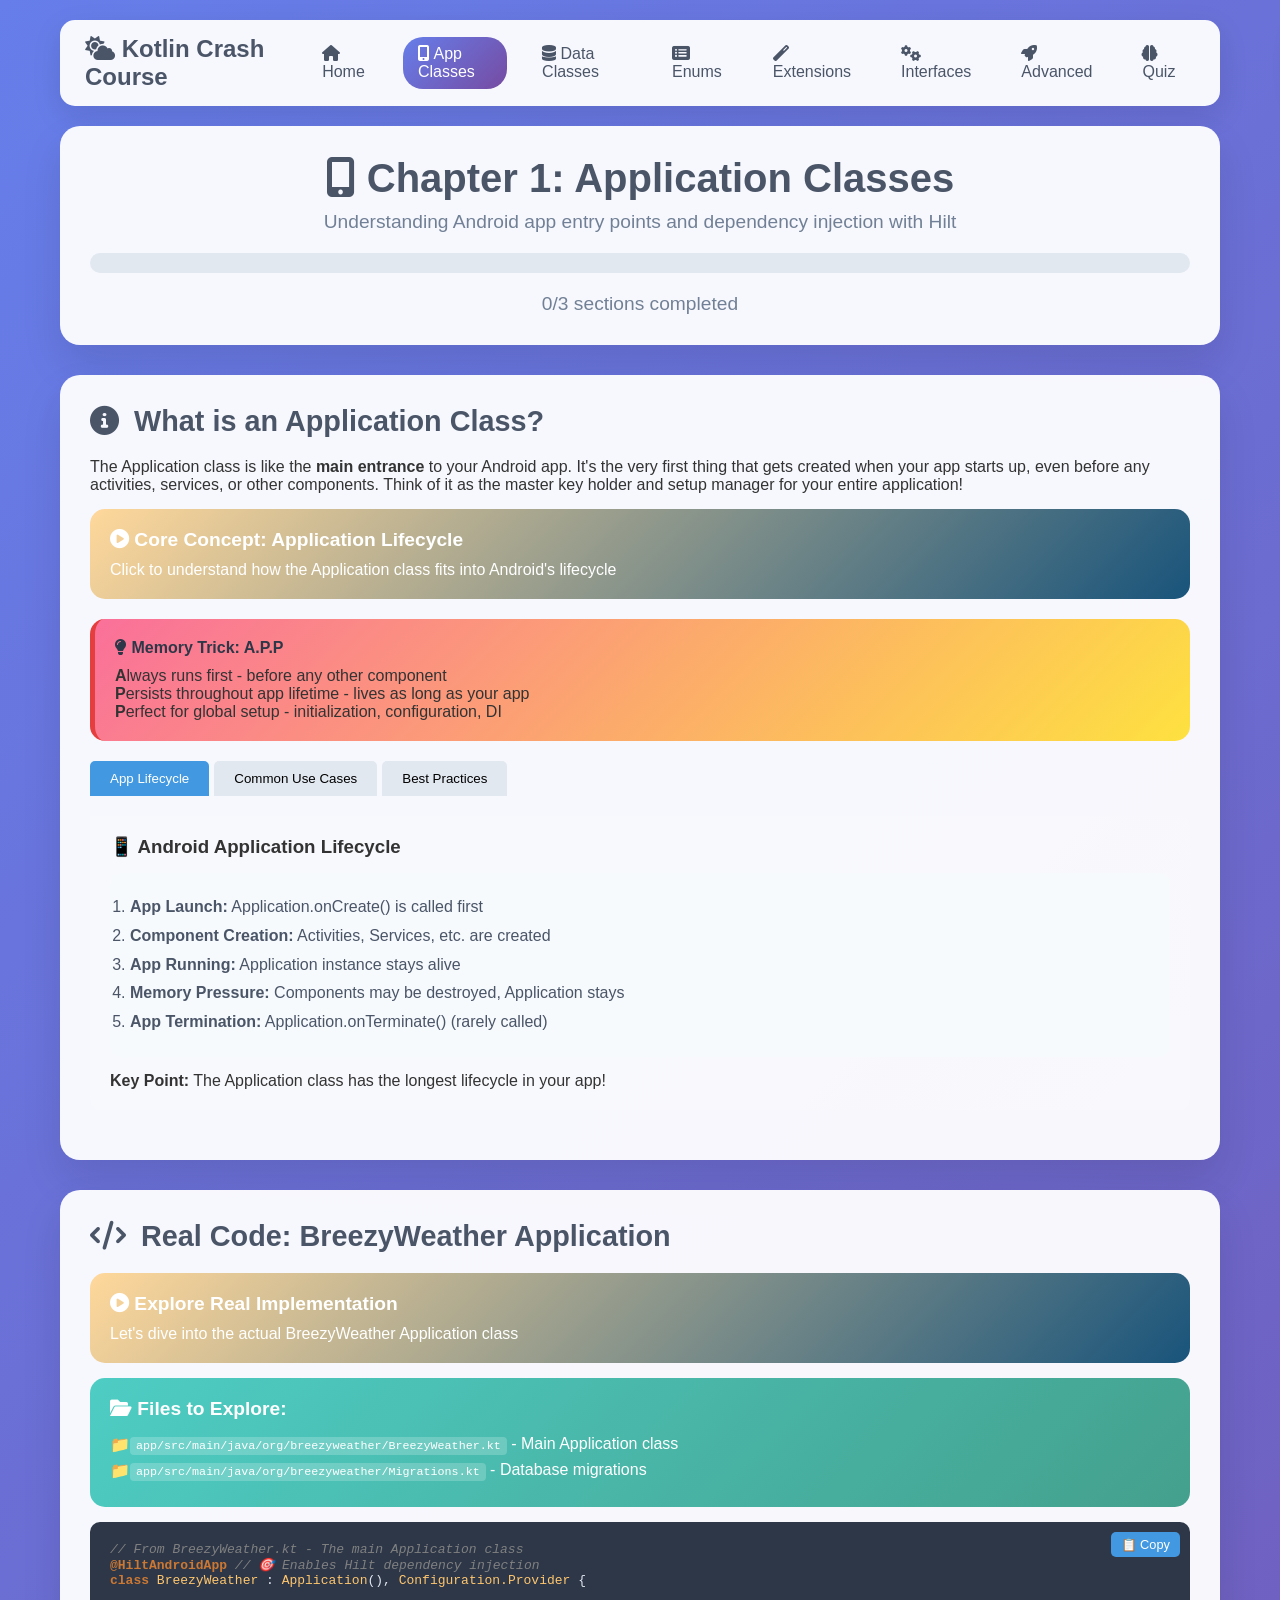
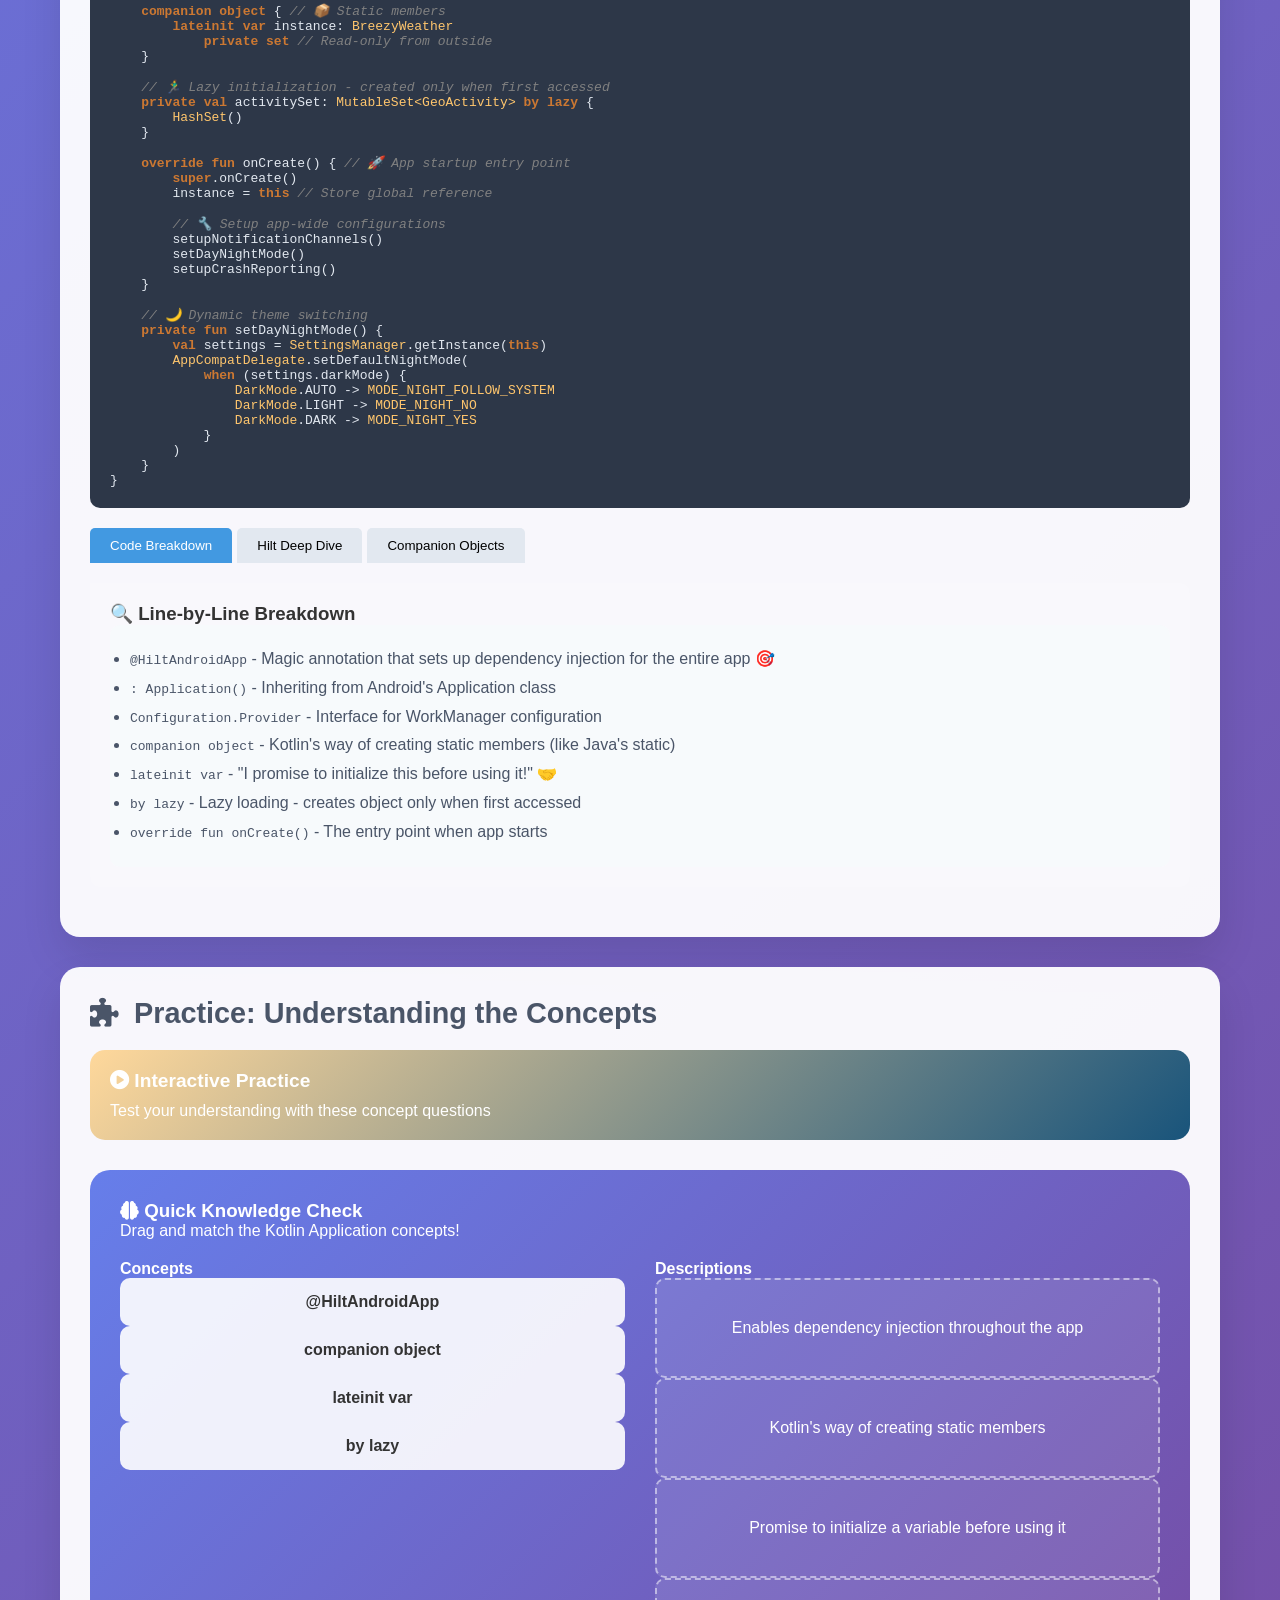
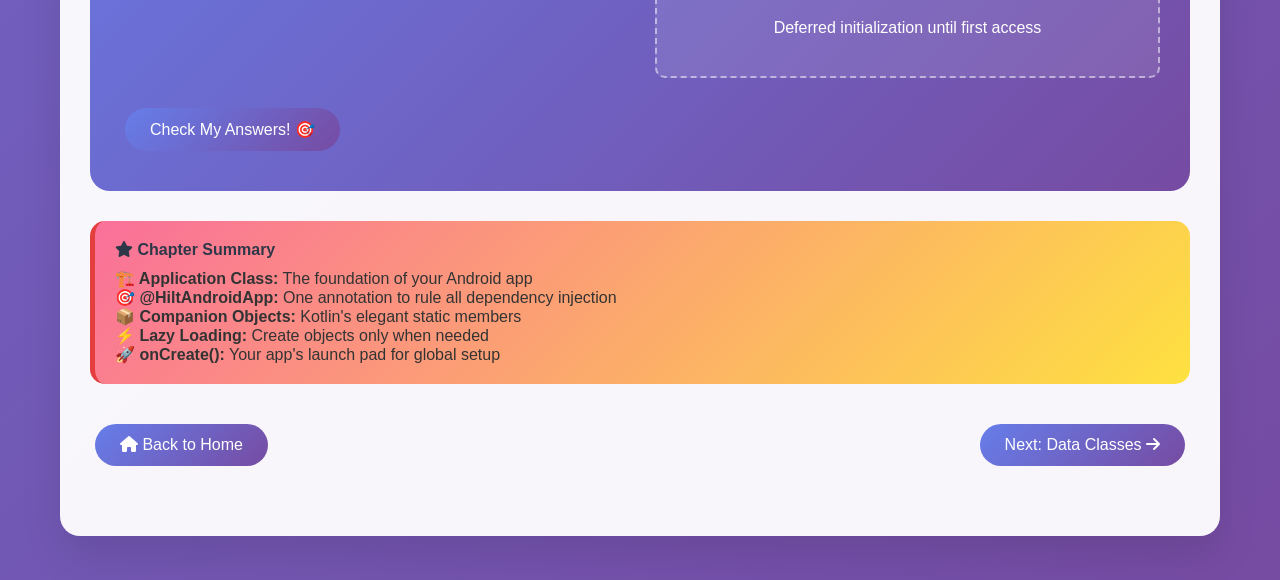
<file: kotlin-crash-course/chapter1.html>
<!DOCTYPE html>
<html lang="en">

<head>
    <meta charset="UTF-8">
    <meta name="viewport" content="width=device-width, initial-scale=1.0">
    <title>Chapter 1: Application Classes - Kotlin Crash Course</title>
    <link href="https://cdnjs.cloudflare.com/ajax/libs/font-awesome/6.0.0/css/all.min.css" rel="stylesheet">
    <link rel="stylesheet" href="styles.css">
</head>

<body>
    <div class="container">
        <div class="header">
            <h1><i class="fas fa-mobile-alt"></i> Chapter 1: Application Classes</h1>
            <p>Understanding Android app entry points and dependency injection with Hilt</p>
            <div class="progress-bar">
                <div class="progress-fill" id="chapterProgress" style="width: 0%"></div>
            </div>
            <p id="progressText">0/3 sections completed</p>
        </div>

        <div class="learning-section">
            <h2 class="section-title">
                <i class="fas fa-info-circle"></i>
                What is an Application Class?
            </h2>

            <p>The Application class is like the <strong>main entrance</strong> to your Android app. It's the very first
                thing that gets created when your app starts up, even before any activities, services, or other
                components. Think of it as the master key holder and setup manager for your entire application!</p>

            <div class="concept-card" onclick="completeSection('app-basics')">
                <h4><i class="fas fa-play-circle"></i> Core Concept: Application Lifecycle</h4>
                <p>Click to understand how the Application class fits into Android's lifecycle</p>
            </div>

            <div class="memory-hack">
                <h4><i class="fas fa-lightbulb"></i> Memory Trick: A.P.P</h4>
                <p><strong>A</strong>lways runs first - before any other component</p>
                <p><strong>P</strong>ersists throughout app lifetime - lives as long as your app</p>
                <p><strong>P</strong>erfect for global setup - initialization, configuration, DI</p>
            </div>

            <div class="tab-container">
                <div class="tab-buttons">
                    <button class="tab-btn active" onclick="switchTab('lifecycle')">App Lifecycle</button>
                    <button class="tab-btn" onclick="switchTab('use-cases')">Common Use Cases</button>
                    <button class="tab-btn" onclick="switchTab('best-practices')">Best Practices</button>
                </div>

                <div class="tab-content active" id="lifecycle">
                    <h3>📱 Android Application Lifecycle</h3>
                    <div style="background: #f7fafc; padding: 20px; border-radius: 10px; margin: 15px 0;">
                        <ol style="color: #4a5568; line-height: 1.8;">
                            <li><strong>App Launch:</strong> Application.onCreate() is called first</li>
                            <li><strong>Component Creation:</strong> Activities, Services, etc. are created</li>
                            <li><strong>App Running:</strong> Application instance stays alive</li>
                            <li><strong>Memory Pressure:</strong> Components may be destroyed, Application stays</li>
                            <li><strong>App Termination:</strong> Application.onTerminate() (rarely called)</li>
                        </ol>
                    </div>
                    <p><strong>Key Point:</strong> The Application class has the longest lifecycle in your app!</p>
                </div>

                <div class="tab-content" id="use-cases">
                    <h3>🛠️ Common Use Cases</h3>
                    <ul style="color: #4a5568; line-height: 1.8;">
                        <li><strong>Dependency Injection Setup:</strong> Initialize DI frameworks like Hilt/Dagger</li>
                        <li><strong>Global Configuration:</strong> Set up crash reporting, analytics, logging</li>
                        <li><strong>Database Initialization:</strong> Set up Room database, migrations</li>
                        <li><strong>Network Configuration:</strong> Initialize HTTP clients, base URLs</li>
                        <li><strong>Theme/Night Mode:</strong> Apply app-wide theme settings</li>
                        <li><strong>Memory Management:</strong> Track memory usage, clear caches</li>
                    </ul>
                </div>

                <div class="tab-content" id="best-practices">
                    <h3>✅ Best Practices</h3>
                    <div
                        style="background: #e6fffa; padding: 20px; border-radius: 10px; margin: 15px 0; border-left: 4px solid #38a169;">
                        <h4 style="color: #38a169; margin-bottom: 10px;">DO:</h4>
                        <ul style="color: #4a5568;">
                            <li>Keep onCreate() lightweight and fast</li>
                            <li>Use it for global, app-wide initialization</li>
                            <li>Initialize dependency injection here</li>
                            <li>Set up crash reporting and analytics</li>
                        </ul>
                    </div>
                    <div
                        style="background: #fed7d7; padding: 20px; border-radius: 10px; margin: 15px 0; border-left: 4px solid #e53e3e;">
                        <h4 style="color: #e53e3e; margin-bottom: 10px;">DON'T:</h4>
                        <ul style="color: #4a5568;">
                            <li>Perform heavy operations in onCreate()</li>
                            <li>Start long-running background tasks</li>
                            <li>Store context references that could leak</li>
                            <li>Rely on onTerminate() being called</li>
                        </ul>
                    </div>
                </div>
            </div>
        </div>

        <div class="learning-section">
            <h2 class="section-title">
                <i class="fas fa-code"></i>
                Real Code: BreezyWeather Application
            </h2>

            <div class="concept-card" onclick="completeSection('real-code')">
                <h4><i class="fas fa-play-circle"></i> Explore Real Implementation</h4>
                <p>Let's dive into the actual BreezyWeather Application class</p>
            </div>

            <div class="file-explore-card">
                <h4><i class="fas fa-folder-open"></i> Files to Explore:</h4>
                <ul>
                    <li><code>app/src/main/java/org/breezyweather/BreezyWeather.kt</code> - Main Application class</li>
                    <li><code>app/src/main/java/org/breezyweather/Migrations.kt</code> - Database migrations</li>
                </ul>
            </div>

            <div class="code-example">
                <button class="copy-btn" onclick="copyCode(this)">📋 Copy</button>
                <pre><span class="kotlin-comment">// From BreezyWeather.kt - The main Application class</span>
<span class="kotlin-keyword">@HiltAndroidApp</span> <span class="kotlin-comment">// 🎯 Enables Hilt dependency injection</span>
<span class="kotlin-keyword">class</span> <span class="kotlin-type">BreezyWeather</span> : <span class="kotlin-type">Application</span>(), <span class="kotlin-type">Configuration.Provider</span> {
    
    <span class="kotlin-keyword">companion object</span> { <span class="kotlin-comment">// 📦 Static members</span>
        <span class="kotlin-keyword">lateinit var</span> instance: <span class="kotlin-type">BreezyWeather</span>
            <span class="kotlin-keyword">private set</span> <span class="kotlin-comment">// Read-only from outside</span>
    }

    <span class="kotlin-comment">// 🏃‍♂️ Lazy initialization - created only when first accessed</span>
    <span class="kotlin-keyword">private val</span> activitySet: <span class="kotlin-type">MutableSet&lt;GeoActivity&gt;</span> <span class="kotlin-keyword">by lazy</span> {
        <span class="kotlin-type">HashSet</span>()
    }

    <span class="kotlin-keyword">override fun</span> onCreate() { <span class="kotlin-comment">// 🚀 App startup entry point</span>
        <span class="kotlin-keyword">super</span>.onCreate()
        instance = <span class="kotlin-keyword">this</span> <span class="kotlin-comment">// Store global reference</span>
        
        <span class="kotlin-comment">// 🔧 Setup app-wide configurations</span>
        setupNotificationChannels()
        setDayNightMode() 
        setupCrashReporting()
    }

    <span class="kotlin-comment">// 🌙 Dynamic theme switching</span>
    <span class="kotlin-keyword">private fun</span> setDayNightMode() {
        <span class="kotlin-keyword">val</span> settings = <span class="kotlin-type">SettingsManager</span>.getInstance(<span class="kotlin-keyword">this</span>)
        <span class="kotlin-type">AppCompatDelegate</span>.setDefaultNightMode(
            <span class="kotlin-keyword">when</span> (settings.darkMode) {
                <span class="kotlin-type">DarkMode</span>.AUTO -> <span class="kotlin-type">MODE_NIGHT_FOLLOW_SYSTEM</span>
                <span class="kotlin-type">DarkMode</span>.LIGHT -> <span class="kotlin-type">MODE_NIGHT_NO</span>
                <span class="kotlin-type">DarkMode</span>.DARK -> <span class="kotlin-type">MODE_NIGHT_YES</span>
            }
        )
    }
}</pre>
            </div>

            <div class="tab-container">
                <div class="tab-buttons">
                    <button class="tab-btn active" onclick="switchTab('code-breakdown')">Code Breakdown</button>
                    <button class="tab-btn" onclick="switchTab('hilt-deep-dive')">Hilt Deep Dive</button>
                    <button class="tab-btn" onclick="switchTab('companion-objects')">Companion Objects</button>
                </div>

                <div class="tab-content active" id="code-breakdown">
                    <h3>🔍 Line-by-Line Breakdown</h3>
                    <div style="background: #f7fafc; padding: 20px; border-radius: 10px;">
                        <ul style="color: #4a5568; line-height: 1.8;">
                            <li><code>@HiltAndroidApp</code> - Magic annotation that sets up dependency injection for
                                the entire app 🎯</li>
                            <li><code>: Application()</code> - Inheriting from Android's Application class</li>
                            <li><code>Configuration.Provider</code> - Interface for WorkManager configuration</li>
                            <li><code>companion object</code> - Kotlin's way of creating static members (like Java's
                                static)</li>
                            <li><code>lateinit var</code> - "I promise to initialize this before using it!" 🤝</li>
                            <li><code>by lazy</code> - Lazy loading - creates object only when first accessed</li>
                            <li><code>override fun onCreate()</code> - The entry point when app starts</li>
                        </ul>
                    </div>
                </div>

                <div class="tab-content" id="hilt-deep-dive">
                    <h3>🔧 Hilt Dependency Injection</h3>
                    <p>Hilt is Android's recommended dependency injection library. Here's what happens:</p>
                    <div style="background: #e6fffa; padding: 20px; border-radius: 10px; margin: 15px 0;">
                        <h4 style="color: #38a169;">What @HiltAndroidApp does:</h4>
                        <ol style="color: #4a5568; line-height: 1.8;">
                            <li><strong>Generates DI code:</strong> Creates Hilt components at compile time</li>
                            <li><strong>Sets up object graph:</strong> Manages how objects are created and shared</li>
                            <li><strong>Enables injection:</strong> Allows @Inject annotations throughout app</li>
                            <li><strong>Lifecycle management:</strong> Automatically handles object lifecycles</li>
                        </ol>
                    </div>
                    <p><strong>Benefits:</strong> No more manual object creation, easier testing, cleaner code!</p>
                </div>

                <div class="tab-content" id="companion-objects">
                    <h3>👥 Companion Objects Explained</h3>
                    <p>Companion objects are Kotlin's elegant solution to static members:</p>
                    <div class="code-example">
                        <pre><span class="kotlin-keyword">companion object</span> {
    <span class="kotlin-keyword">lateinit var</span> instance: <span class="kotlin-type">BreezyWeather</span>
        <span class="kotlin-keyword">private set</span> <span class="kotlin-comment">// Only this class can modify it</span>
        
    <span class="kotlin-comment">// Can also have functions</span>
    <span class="kotlin-keyword">fun</span> getAppContext(): <span class="kotlin-type">Context</span> = instance.applicationContext
}</pre>
                    </div>
                    <p><strong>Usage:</strong> <code>BreezyWeather.instance</code> - Access from anywhere in the app!
                    </p>
                </div>
            </div>
        </div>

        <div class="learning-section">
            <h2 class="section-title">
                <i class="fas fa-puzzle-piece"></i>
                Practice: Understanding the Concepts
            </h2>

            <div class="concept-card" onclick="completeSection('practice')">
                <h4><i class="fas fa-play-circle"></i> Interactive Practice</h4>
                <p>Test your understanding with these concept questions</p>
            </div>

            <div class="quiz-section">
                <h3><i class="fas fa-brain"></i> Quick Knowledge Check</h3>
                <p>Drag and match the Kotlin Application concepts!</p>

                <div class="drag-drop-area">
                    <div>
                        <h4>Concepts</h4>
                        <div class="drag-item" draggable="true" data-concept="hilt-annotation">@HiltAndroidApp</div>
                        <div class="drag-item" draggable="true" data-concept="companion">companion object</div>
                        <div class="drag-item" draggable="true" data-concept="lateinit">lateinit var</div>
                        <div class="drag-item" draggable="true" data-concept="lazy">by lazy</div>
                    </div>
                    <div>
                        <h4>Descriptions</h4>
                        <div class="drop-zone" data-answer="hilt-annotation">
                            Enables dependency injection throughout the app
                        </div>
                        <div class="drop-zone" data-answer="companion">
                            Kotlin's way of creating static members
                        </div>
                        <div class="drop-zone" data-answer="lateinit">
                            Promise to initialize a variable before using it
                        </div>
                        <div class="drop-zone" data-answer="lazy">
                            Deferred initialization until first access
                        </div>
                    </div>
                </div>

                <button class="btn" onclick="checkQuizAnswers(1)">Check My Answers! 🎯</button>
                <div id="quizResult1"></div>
            </div>

            <div class="memory-hack">
                <h4><i class="fas fa-star"></i> Chapter Summary</h4>
                <p><strong>🏗️ Application Class:</strong> The foundation of your Android app</p>
                <p><strong>🎯 @HiltAndroidApp:</strong> One annotation to rule all dependency injection</p>
                <p><strong>📦 Companion Objects:</strong> Kotlin's elegant static members</p>
                <p><strong>⚡ Lazy Loading:</strong> Create objects only when needed</p>
                <p><strong>🚀 onCreate():</strong> Your app's launch pad for global setup</p>
            </div>

            <div style="display: flex; justify-content: space-between; margin: 30px 0;">
                <button class="btn" onclick="navigateHome()">
                    <i class="fas fa-home"></i> Back to Home
                </button>
                <button class="btn" onclick="navigateToChapter('chapter2.html')">
                    Next: Data Classes <i class="fas fa-arrow-right"></i>
                </button>
            </div>
        </div>
    </div>

    <div class="achievement" id="achievement">
        <h3><i class="fas fa-trophy"></i> Achievement Unlocked!</h3>
        <p id="achievementText">Application Master! 📱</p>
    </div>

    <script src="navigation.js"></script>
    <script src="script.js"></script>
    <script>
        let sectionsCompleted = 0;
        const totalSections = 3;

        function completeSection(sectionName) {
            if (sectionsCompleted < totalSections) {
                sectionsCompleted++;
                updateChapterProgress(1, sectionsCompleted, totalSections);
                updateProgressBar();

                if (typeof learnConcept === 'function') {
                    learnConcept('app-class');
                }

                if (sectionsCompleted === totalSections) {
                    showAchievement('Chapter 1 Complete! Android Application Master! 🚀');
                }
            }
        }

        function updateProgressBar() {
            const percentage = (sectionsCompleted / totalSections) * 100;
            document.getElementById('chapterProgress').style.width = percentage + '%';
            document.getElementById('progressText').textContent = `${sectionsCompleted}/${totalSections} sections completed`;
        }

        // Initialize progress
        document.addEventListener('DOMContentLoaded', function () {
            updateProgressBar();
        });
    </script>
</body>

</html>
</file>
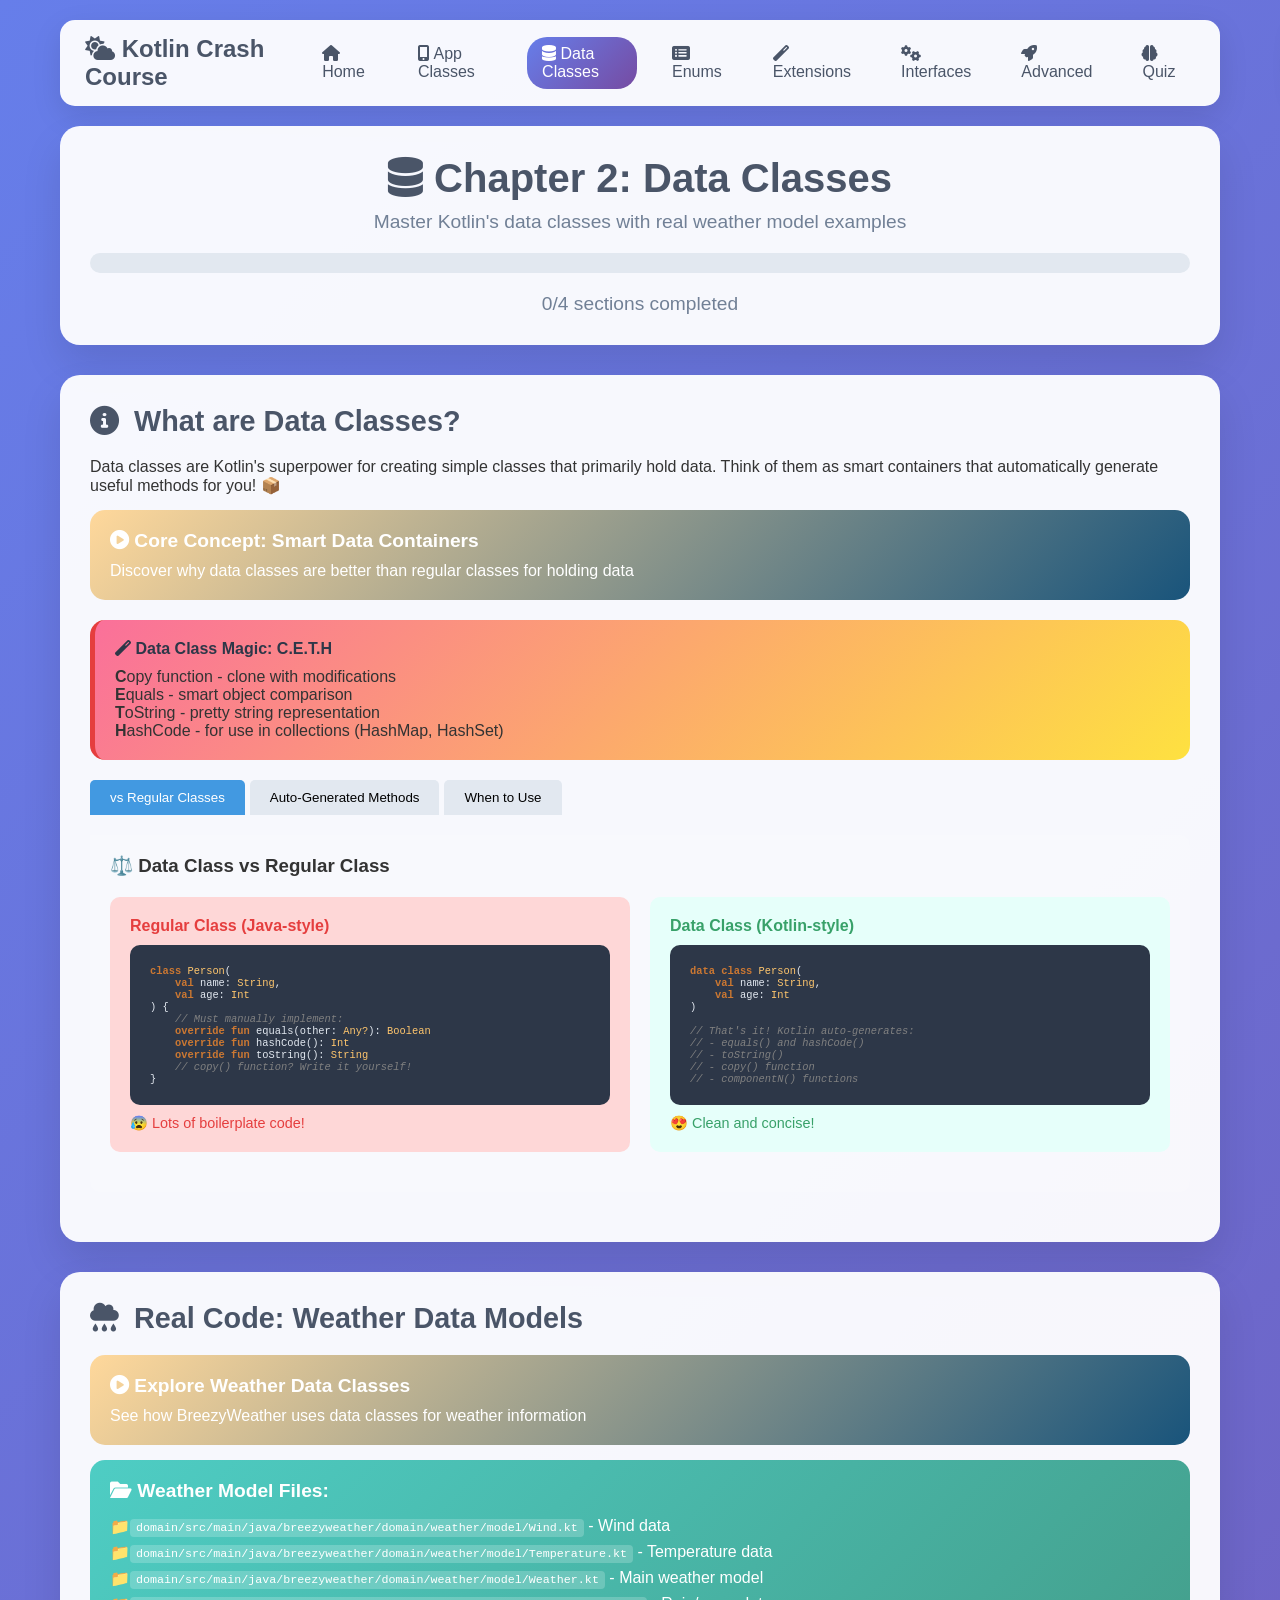
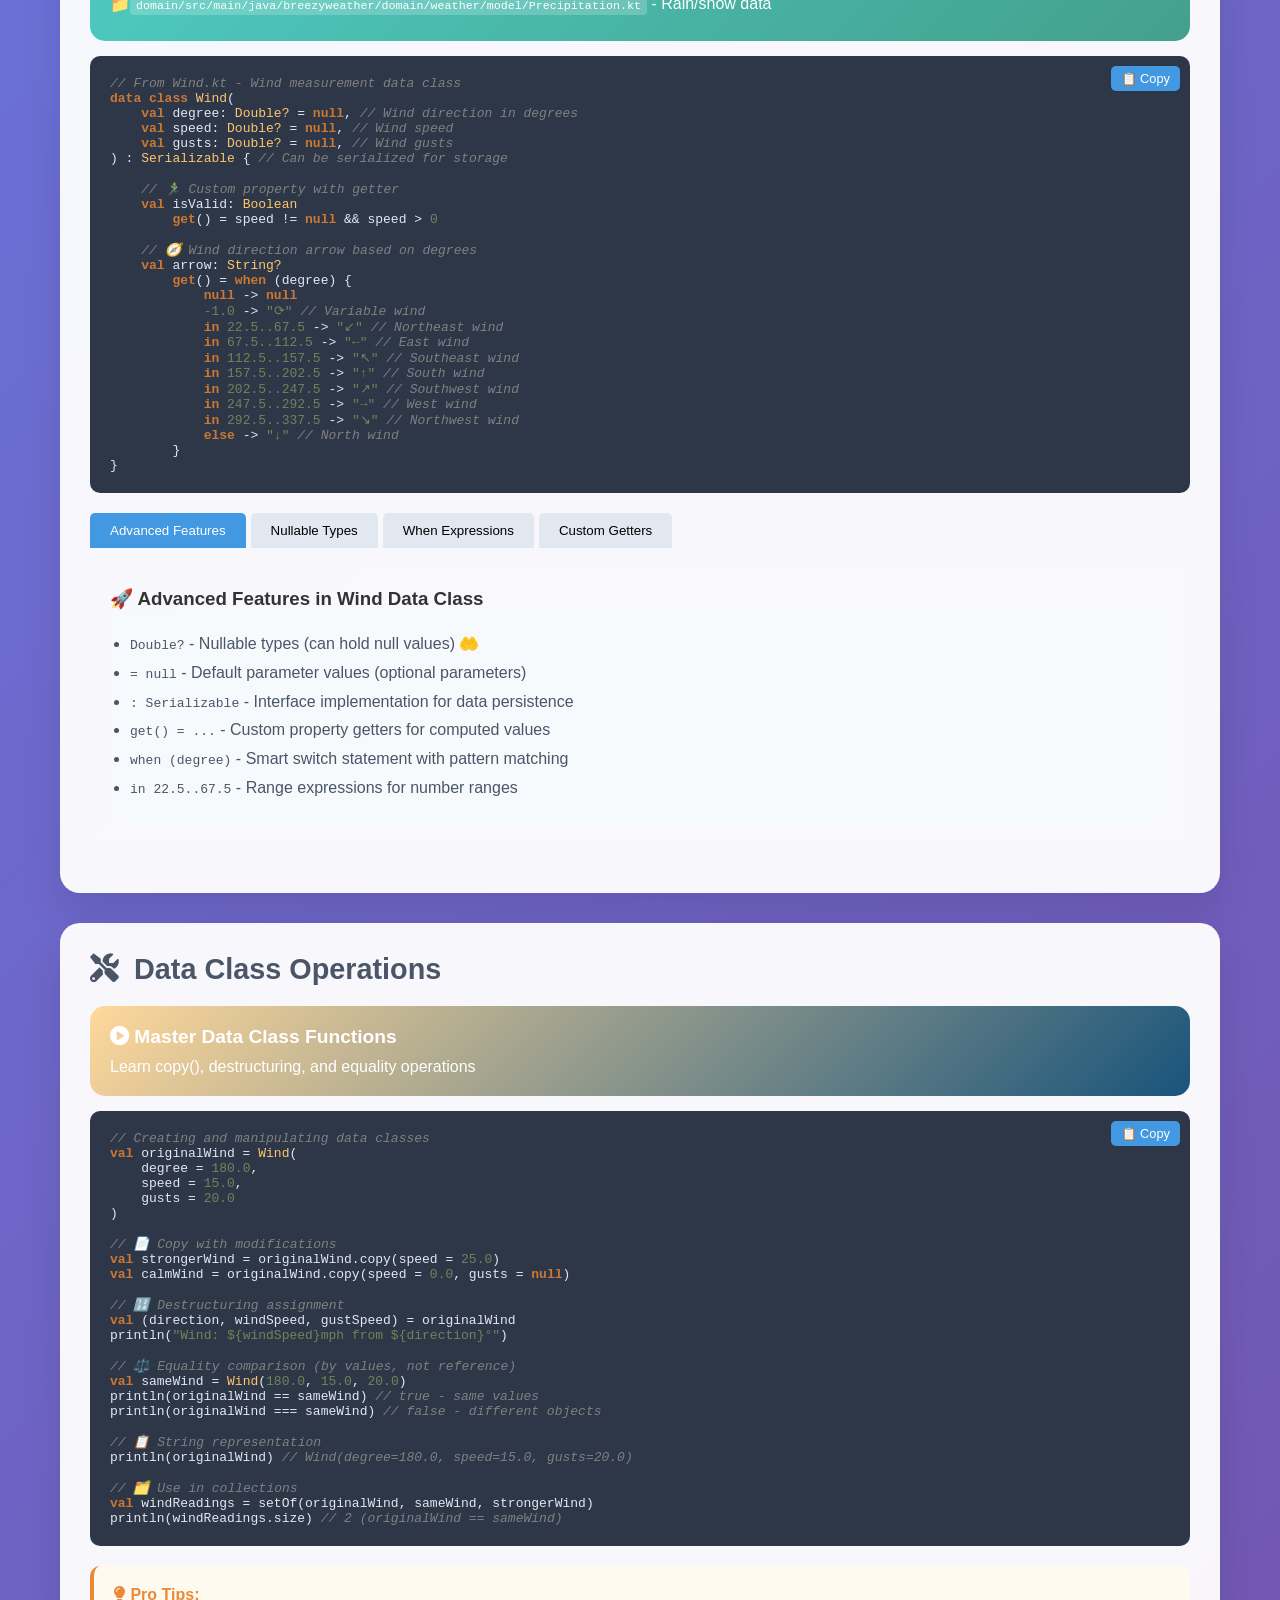
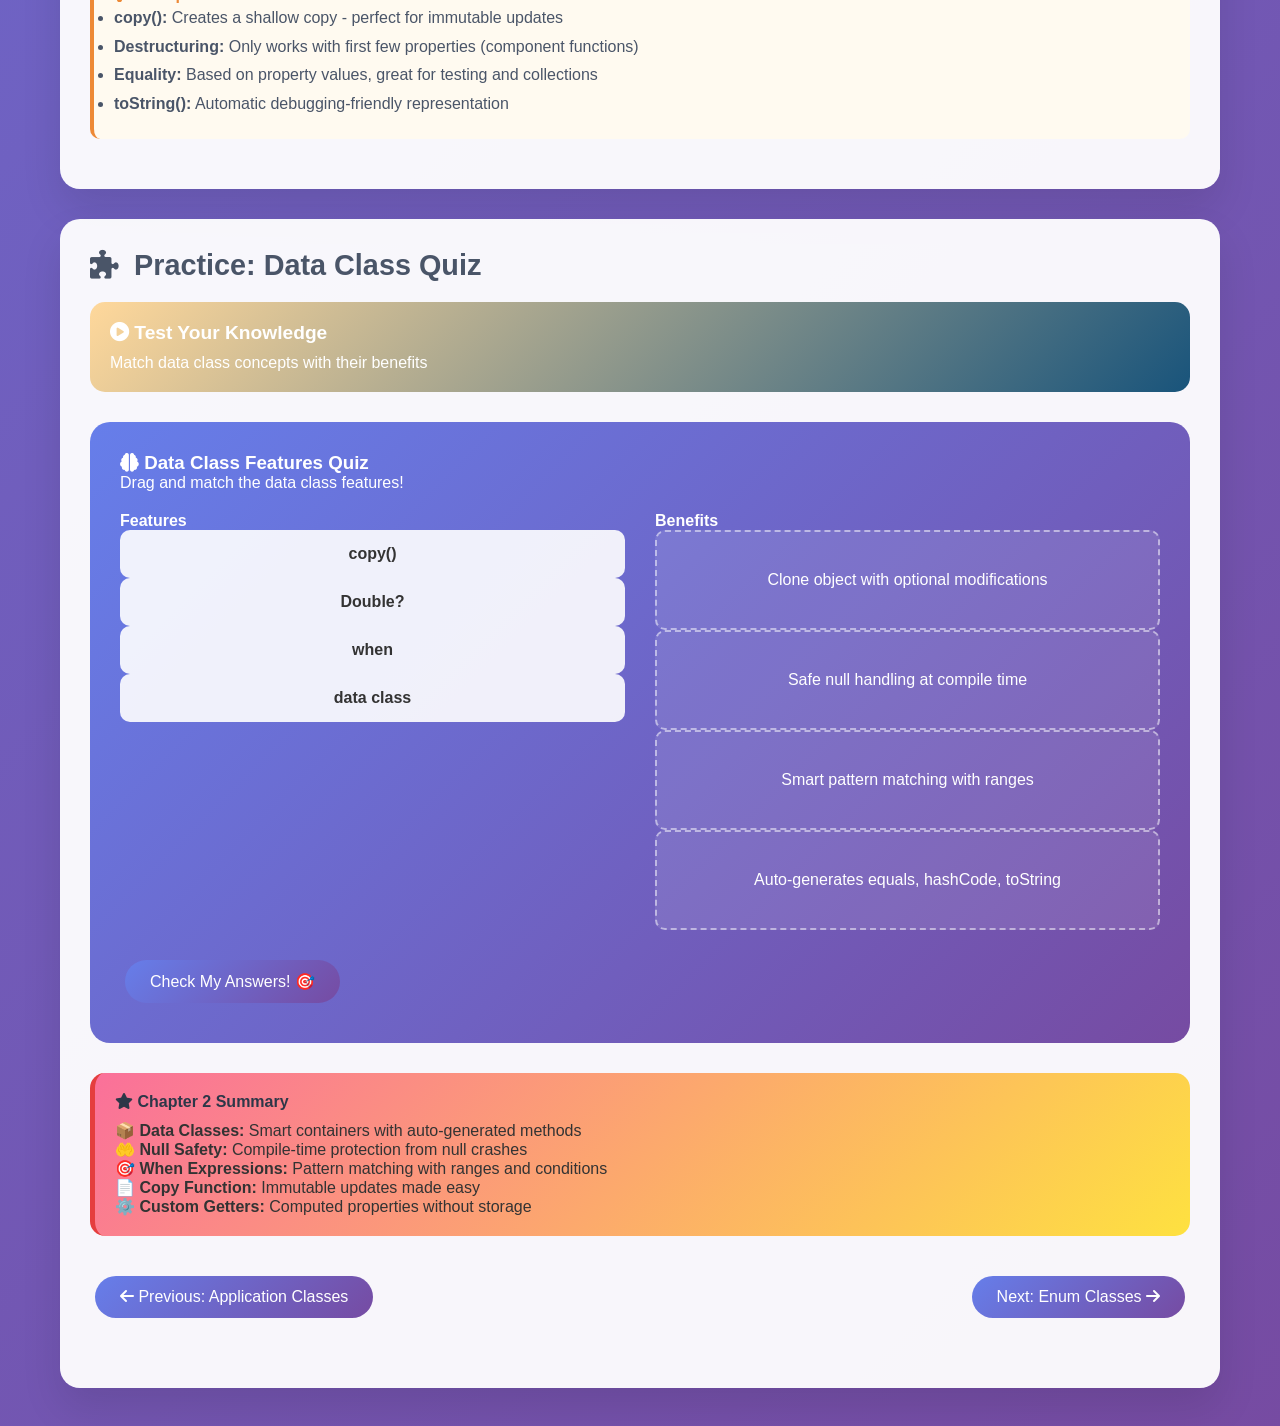
<file: kotlin-crash-course/chapter2.html>
<!DOCTYPE html>
<html lang="en">

<head>
    <meta charset="UTF-8">
    <meta name="viewport" content="width=device-width, initial-scale=1.0">
    <title>Chapter 2: Data Classes - Kotlin Crash Course</title>
    <link href="https://cdnjs.cloudflare.com/ajax/libs/font-awesome/6.0.0/css/all.min.css" rel="stylesheet">
    <link rel="stylesheet" href="styles.css">
</head>

<body>
    <div class="container">
        <div class="header">
            <h1><i class="fas fa-database"></i> Chapter 2: Data Classes</h1>
            <p>Master Kotlin's data classes with real weather model examples</p>
            <div class="progress-bar">
                <div class="progress-fill" id="chapterProgress" style="width: 0%"></div>
            </div>
            <p id="progressText">0/4 sections completed</p>
        </div>

        <div class="learning-section">
            <h2 class="section-title">
                <i class="fas fa-info-circle"></i>
                What are Data Classes?
            </h2>

            <p>Data classes are Kotlin's superpower for creating simple classes that primarily hold data. Think of them
                as smart containers that automatically generate useful methods for you! 📦</p>

            <div class="concept-card" onclick="completeSection('data-basics')">
                <h4><i class="fas fa-play-circle"></i> Core Concept: Smart Data Containers</h4>
                <p>Discover why data classes are better than regular classes for holding data</p>
            </div>

            <div class="memory-hack">
                <h4><i class="fas fa-magic"></i> Data Class Magic: C.E.T.H</h4>
                <p><strong>C</strong>opy function - clone with modifications</p>
                <p><strong>E</strong>quals - smart object comparison</p>
                <p><strong>T</strong>oString - pretty string representation</p>
                <p><strong>H</strong>ashCode - for use in collections (HashMap, HashSet)</p>
            </div>

            <div class="tab-container">
                <div class="tab-buttons">
                    <button class="tab-btn active" onclick="switchTab('comparison')">vs Regular Classes</button>
                    <button class="tab-btn" onclick="switchTab('auto-generated')">Auto-Generated Methods</button>
                    <button class="tab-btn" onclick="switchTab('when-to-use')">When to Use</button>
                </div>

                <div class="tab-content active" id="comparison">
                    <h3>⚖️ Data Class vs Regular Class</h3>
                    <div style="display: grid; grid-template-columns: 1fr 1fr; gap: 20px; margin: 20px 0;">
                        <div style="background: #fed7d7; padding: 20px; border-radius: 10px;">
                            <h4 style="color: #e53e3e;">Regular Class (Java-style)</h4>
                            <div class="code-example" style="margin: 10px 0;">
                                <pre style="font-size: 0.8em;"><span class="kotlin-keyword">class</span> <span class="kotlin-type">Person</span>(
    <span class="kotlin-keyword">val</span> name: <span class="kotlin-type">String</span>,
    <span class="kotlin-keyword">val</span> age: <span class="kotlin-type">Int</span>
) {
    <span class="kotlin-comment">// Must manually implement:</span>
    <span class="kotlin-keyword">override fun</span> equals(other: <span class="kotlin-type">Any?</span>): <span class="kotlin-type">Boolean</span>
    <span class="kotlin-keyword">override fun</span> hashCode(): <span class="kotlin-type">Int</span>
    <span class="kotlin-keyword">override fun</span> toString(): <span class="kotlin-type">String</span>
    <span class="kotlin-comment">// copy() function? Write it yourself!</span>
}</pre>
                            </div>
                            <p style="color: #e53e3e; font-size: 0.9em;">😰 Lots of boilerplate code!</p>
                        </div>
                        <div style="background: #e6fffa; padding: 20px; border-radius: 10px;">
                            <h4 style="color: #38a169;">Data Class (Kotlin-style)</h4>
                            <div class="code-example" style="margin: 10px 0;">
                                <pre style="font-size: 0.8em;"><span class="kotlin-keyword">data class</span> <span class="kotlin-type">Person</span>(
    <span class="kotlin-keyword">val</span> name: <span class="kotlin-type">String</span>,
    <span class="kotlin-keyword">val</span> age: <span class="kotlin-type">Int</span>
)

<span class="kotlin-comment">// That's it! Kotlin auto-generates:</span>
<span class="kotlin-comment">// - equals() and hashCode()</span>
<span class="kotlin-comment">// - toString()</span>
<span class="kotlin-comment">// - copy() function</span>
<span class="kotlin-comment">// - componentN() functions</span></pre>
                            </div>
                            <p style="color: #38a169; font-size: 0.9em;">😍 Clean and concise!</p>
                        </div>
                    </div>
                </div>

                <div class="tab-content" id="auto-generated">
                    <h3>🤖 Auto-Generated Methods</h3>
                    <div style="background: #f7fafc; padding: 20px; border-radius: 10px;">
                        <div style="margin-bottom: 20px;">
                            <h4 style="color: #4299e1;">📋 toString()</h4>
                            <p style="color: #4a5568;">Provides a readable string representation</p>
                            <code>Person(name=John, age=25)</code>
                        </div>
                        <div style="margin-bottom: 20px;">
                            <h4 style="color: #4299e1;">⚖️ equals() & hashCode()</h4>
                            <p style="color: #4a5568;">Smart comparison based on property values</p>
                            <code>person1 == person2 // true if all properties match</code>
                        </div>
                        <div style="margin-bottom: 20px;">
                            <h4 style="color: #4299e1;">📄 copy()</h4>
                            <p style="color: #4a5568;">Clone object with optional modifications</p>
                            <code>val older = person.copy(age = 26)</code>
                        </div>
                        <div>
                            <h4 style="color: #4299e1;">🔢 componentN()</h4>
                            <p style="color: #4a5568;">Destructuring support</p>
                            <code>val (name, age) = person</code>
                        </div>
                    </div>
                </div>

                <div class="tab-content" id="when-to-use">
                    <h3>🎯 When to Use Data Classes</h3>
                    <div
                        style="background: #e6fffa; padding: 20px; border-radius: 10px; margin: 15px 0; border-left: 4px solid #38a169;">
                        <h4 style="color: #38a169;">✅ Perfect for:</h4>
                        <ul style="color: #4a5568; line-height: 1.8;">
                            <li><strong>API Models:</strong> JSON response objects</li>
                            <li><strong>Database Entities:</strong> Room database tables</li>
                            <li><strong>Configuration Objects:</strong> Settings, preferences</li>
                            <li><strong>Value Objects:</strong> Coordinates, dates, measurements</li>
                            <li><strong>State Holders:</strong> UI state, form data</li>
                        </ul>
                    </div>
                    <div
                        style="background: #fed7d7; padding: 20px; border-radius: 10px; margin: 15px 0; border-left: 4px solid #e53e3e;">
                        <h4 style="color: #e53e3e;">❌ Avoid for:</h4>
                        <ul style="color: #4a5568; line-height: 1.8;">
                            <li><strong>Complex Business Logic:</strong> Use regular classes</li>
                            <li><strong>Inheritance Hierarchies:</strong> Data classes are final</li>
                            <li><strong>No-parameter Classes:</strong> Must have at least one parameter</li>
                            <li><strong>Mutable Heavy Classes:</strong> Consider regular classes</li>
                        </ul>
                    </div>
                </div>
            </div>
        </div>

        <div class="learning-section">
            <h2 class="section-title">
                <i class="fas fa-cloud-rain"></i>
                Real Code: Weather Data Models
            </h2>

            <div class="concept-card" onclick="completeSection('weather-models')">
                <h4><i class="fas fa-play-circle"></i> Explore Weather Data Classes</h4>
                <p>See how BreezyWeather uses data classes for weather information</p>
            </div>

            <div class="file-explore-card">
                <h4><i class="fas fa-folder-open"></i> Weather Model Files:</h4>
                <ul>
                    <li><code>domain/src/main/java/breezyweather/domain/weather/model/Wind.kt</code> - Wind data</li>
                    <li><code>domain/src/main/java/breezyweather/domain/weather/model/Temperature.kt</code> -
                        Temperature data</li>
                    <li><code>domain/src/main/java/breezyweather/domain/weather/model/Weather.kt</code> - Main weather
                        model</li>
                    <li><code>domain/src/main/java/breezyweather/domain/weather/model/Precipitation.kt</code> -
                        Rain/snow data</li>
                </ul>
            </div>

            <div class="code-example">
                <button class="copy-btn" onclick="copyCode(this)">📋 Copy</button>
                <pre><span class="kotlin-comment">// From Wind.kt - Wind measurement data class</span>
<span class="kotlin-keyword">data class</span> <span class="kotlin-type">Wind</span>(
    <span class="kotlin-keyword">val</span> degree: <span class="kotlin-type">Double?</span> = <span class="kotlin-keyword">null</span>, <span class="kotlin-comment">// Wind direction in degrees</span>
    <span class="kotlin-keyword">val</span> speed: <span class="kotlin-type">Double?</span> = <span class="kotlin-keyword">null</span>, <span class="kotlin-comment">// Wind speed</span>
    <span class="kotlin-keyword">val</span> gusts: <span class="kotlin-type">Double?</span> = <span class="kotlin-keyword">null</span>, <span class="kotlin-comment">// Wind gusts</span>
) : <span class="kotlin-type">Serializable</span> { <span class="kotlin-comment">// Can be serialized for storage</span>

    <span class="kotlin-comment">// 🏃‍♂️ Custom property with getter</span>
    <span class="kotlin-keyword">val</span> isValid: <span class="kotlin-type">Boolean</span>
        <span class="kotlin-keyword">get</span>() = speed != <span class="kotlin-keyword">null</span> && speed > <span class="kotlin-string">0</span>

    <span class="kotlin-comment">// 🧭 Wind direction arrow based on degrees</span>
    <span class="kotlin-keyword">val</span> arrow: <span class="kotlin-type">String?</span>
        <span class="kotlin-keyword">get</span>() = <span class="kotlin-keyword">when</span> (degree) {
            <span class="kotlin-keyword">null</span> -> <span class="kotlin-keyword">null</span>
            <span class="kotlin-string">-1.0</span> -> <span class="kotlin-string">"⟳"</span> <span class="kotlin-comment">// Variable wind</span>
            <span class="kotlin-keyword">in</span> <span class="kotlin-string">22.5..67.5</span> -> <span class="kotlin-string">"↙"</span> <span class="kotlin-comment">// Northeast wind</span>
            <span class="kotlin-keyword">in</span> <span class="kotlin-string">67.5..112.5</span> -> <span class="kotlin-string">"←"</span> <span class="kotlin-comment">// East wind</span>
            <span class="kotlin-keyword">in</span> <span class="kotlin-string">112.5..157.5</span> -> <span class="kotlin-string">"↖"</span> <span class="kotlin-comment">// Southeast wind</span>
            <span class="kotlin-keyword">in</span> <span class="kotlin-string">157.5..202.5</span> -> <span class="kotlin-string">"↑"</span> <span class="kotlin-comment">// South wind</span>
            <span class="kotlin-keyword">in</span> <span class="kotlin-string">202.5..247.5</span> -> <span class="kotlin-string">"↗"</span> <span class="kotlin-comment">// Southwest wind</span>
            <span class="kotlin-keyword">in</span> <span class="kotlin-string">247.5..292.5</span> -> <span class="kotlin-string">"→"</span> <span class="kotlin-comment">// West wind</span>
            <span class="kotlin-keyword">in</span> <span class="kotlin-string">292.5..337.5</span> -> <span class="kotlin-string">"↘"</span> <span class="kotlin-comment">// Northwest wind</span>
            <span class="kotlin-keyword">else</span> -> <span class="kotlin-string">"↓"</span> <span class="kotlin-comment">// North wind</span>
        }
}</pre>
            </div>

            <div class="tab-container">
                <div class="tab-buttons">
                    <button class="tab-btn active" onclick="switchTab('features-breakdown')">Advanced Features</button>
                    <button class="tab-btn" onclick="switchTab('nullable-types')">Nullable Types</button>
                    <button class="tab-btn" onclick="switchTab('when-expressions')">When Expressions</button>
                    <button class="tab-btn" onclick="switchTab('custom-getters')">Custom Getters</button>
                </div>

                <div class="tab-content active" id="features-breakdown">
                    <h3>🚀 Advanced Features in Wind Data Class</h3>
                    <div style="background: #f7fafc; padding: 20px; border-radius: 10px;">
                        <ul style="color: #4a5568; line-height: 1.8;">
                            <li><code>Double?</code> - Nullable types (can hold null values) 🤲</li>
                            <li><code>= null</code> - Default parameter values (optional parameters)</li>
                            <li><code>: Serializable</code> - Interface implementation for data persistence</li>
                            <li><code>get() = ...</code> - Custom property getters for computed values</li>
                            <li><code>when (degree)</code> - Smart switch statement with pattern matching</li>
                            <li><code>in 22.5..67.5</code> - Range expressions for number ranges</li>
                        </ul>
                    </div>
                </div>

                <div class="tab-content" id="nullable-types">
                    <h3>🤲 Null Safety: The Kotlin Way</h3>
                    <p>Kotlin eliminates the billion-dollar mistake (NullPointerException) with null safety!</p>
                    <div class="code-example">
                        <pre><span class="kotlin-comment">// Nullable vs Non-nullable types</span>
<span class="kotlin-keyword">val</span> speed: <span class="kotlin-type">Double</span> = <span class="kotlin-string">10.5</span> <span class="kotlin-comment">// Cannot be null</span>
<span class="kotlin-keyword">val</span> gusts: <span class="kotlin-type">Double?</span> = <span class="kotlin-keyword">null</span> <span class="kotlin-comment">// Can be null</span>

<span class="kotlin-comment">// Safe operations</span>
<span class="kotlin-keyword">val</span> isWindy = speed > <span class="kotlin-string">10</span> <span class="kotlin-comment">// ✅ Direct access</span>
<span class="kotlin-keyword">val</span> hasGusts = gusts?.let { it > <span class="kotlin-string">15</span> } ?: <span class="kotlin-keyword">false</span> <span class="kotlin-comment">// ✅ Safe call</span>

<span class="kotlin-comment">// This won't compile! Null safety at compile time</span>
<span class="kotlin-comment">// val dangerous = gusts > 15 // ❌ Compiler error</span></pre>
                    </div>
                    <div style="background: #e6fffa; padding: 15px; border-radius: 8px; margin: 15px 0;">
                        <h4 style="color: #38a169;">🛡️ Null Safety Operators:</h4>
                        <ul style="color: #4a5568;">
                            <li><code>?.</code> - Safe call (returns null if receiver is null)</li>
                            <li><code>?:</code> - Elvis operator (default value if null)</li>
                            <li><code>!!</code> - Not-null assertion (use carefully!)</li>
                            <li><code>?.let { }</code> - Execute block only if not null</li>
                        </ul>
                    </div>
                </div>

                <div class="tab-content" id="when-expressions">
                    <h3>🎯 When Expressions: Smart Switch</h3>
                    <p>Kotlin's <code>when</code> is like switch on steroids! 💪</p>
                    <div class="code-example">
                        <pre><span class="kotlin-comment">// Pattern matching with ranges</span>
<span class="kotlin-keyword">val</span> windDescription = <span class="kotlin-keyword">when</span> (speed) {
    <span class="kotlin-keyword">null</span> -> <span class="kotlin-string">"No data"</span>
    <span class="kotlin-keyword">in</span> <span class="kotlin-string">0.0..5.0</span> -> <span class="kotlin-string">"Calm"</span> <span class="kotlin-comment">// Range check</span>
    <span class="kotlin-keyword">in</span> <span class="kotlin-string">5.0..15.0</span> -> <span class="kotlin-string">"Light breeze"</span>
    <span class="kotlin-keyword">in</span> <span class="kotlin-string">15.0..30.0</span> -> <span class="kotlin-string">"Strong breeze"</span>
    <span class="kotlin-keyword">else</span> -> <span class="kotlin-string">"Gale force!"</span>
}

<span class="kotlin-comment">// Can also check types, conditions, etc.</span>
<span class="kotlin-keyword">when</span> {
    speed == <span class="kotlin-keyword">null</span> -> <span class="kotlin-string">"No wind data"</span>
    speed > <span class="kotlin-string">50</span> -> <span class="kotlin-string">"Hurricane force!"</span>
    isValid -> <span class="kotlin-string">"Normal wind"</span>
    <span class="kotlin-keyword">else</span> -> <span class="kotlin-string">"Invalid reading"</span>
}</pre>
                    </div>
                </div>

                <div class="tab-content" id="custom-getters">
                    <h3>⚙️ Custom Property Getters</h3>
                    <p>Add computed properties that calculate values on-the-fly!</p>
                    <div class="code-example">
                        <pre><span class="kotlin-comment">// Custom getter - computed every time accessed</span>
<span class="kotlin-keyword">val</span> isValid: <span class="kotlin-type">Boolean</span>
    <span class="kotlin-keyword">get</span>() = speed != <span class="kotlin-keyword">null</span> && speed > <span class="kotlin-string">0</span>

<span class="kotlin-comment">// Alternative: backing field (computed once)</span>
<span class="kotlin-keyword">val</span> isValidCached: <span class="kotlin-type">Boolean</span> by <span class="kotlin-keyword">lazy</span> {
    speed != <span class="kotlin-keyword">null</span> && speed > <span class="kotlin-string">0</span>
}

<span class="kotlin-comment">// Usage</span>
<span class="kotlin-keyword">val</span> wind = <span class="kotlin-type">Wind</span>(degree = <span class="kotlin-string">45.0</span>, speed = <span class="kotlin-string">12.5</span>)
println(wind.isValid) <span class="kotlin-comment">// true</span>
println(wind.arrow) <span class="kotlin-comment">// "↙"</span></pre>
                    </div>
                    <p><strong>Benefits:</strong> Clean API, encapsulation, computed values without storing extra data!
                    </p>
                </div>
            </div>
        </div>

        <div class="learning-section">
            <h2 class="section-title">
                <i class="fas fa-tools"></i>
                Data Class Operations
            </h2>

            <div class="concept-card" onclick="completeSection('data-operations')">
                <h4><i class="fas fa-play-circle"></i> Master Data Class Functions</h4>
                <p>Learn copy(), destructuring, and equality operations</p>
            </div>

            <div class="code-example">
                <button class="copy-btn" onclick="copyCode(this)">📋 Copy</button>
                <pre><span class="kotlin-comment">// Creating and manipulating data classes</span>
<span class="kotlin-keyword">val</span> originalWind = <span class="kotlin-type">Wind</span>(
    degree = <span class="kotlin-string">180.0</span>, 
    speed = <span class="kotlin-string">15.0</span>, 
    gusts = <span class="kotlin-string">20.0</span>
)

<span class="kotlin-comment">// 📄 Copy with modifications</span>
<span class="kotlin-keyword">val</span> strongerWind = originalWind.copy(speed = <span class="kotlin-string">25.0</span>)
<span class="kotlin-keyword">val</span> calmWind = originalWind.copy(speed = <span class="kotlin-string">0.0</span>, gusts = <span class="kotlin-keyword">null</span>)

<span class="kotlin-comment">// 🔢 Destructuring assignment</span>
<span class="kotlin-keyword">val</span> (direction, windSpeed, gustSpeed) = originalWind
println(<span class="kotlin-string">"Wind: ${windSpeed}mph from ${direction}°"</span>)

<span class="kotlin-comment">// ⚖️ Equality comparison (by values, not reference)</span>
<span class="kotlin-keyword">val</span> sameWind = <span class="kotlin-type">Wind</span>(<span class="kotlin-string">180.0</span>, <span class="kotlin-string">15.0</span>, <span class="kotlin-string">20.0</span>)
println(originalWind == sameWind) <span class="kotlin-comment">// true - same values</span>
println(originalWind === sameWind) <span class="kotlin-comment">// false - different objects</span>

<span class="kotlin-comment">// 📋 String representation</span>
println(originalWind) <span class="kotlin-comment">// Wind(degree=180.0, speed=15.0, gusts=20.0)</span>

<span class="kotlin-comment">// 🗂️ Use in collections</span>
<span class="kotlin-keyword">val</span> windReadings = setOf(originalWind, sameWind, strongerWind)
println(windReadings.size) <span class="kotlin-comment">// 2 (originalWind == sameWind)</span></pre>
            </div>

            <div
                style="background: #fffaf0; padding: 20px; border-radius: 10px; margin: 20px 0; border-left: 4px solid #ed8936;">
                <h4 style="color: #ed8936;"><i class="fas fa-lightbulb"></i> Pro Tips:</h4>
                <ul style="color: #4a5568; line-height: 1.8;">
                    <li><strong>copy():</strong> Creates a shallow copy - perfect for immutable updates</li>
                    <li><strong>Destructuring:</strong> Only works with first few properties (component functions)</li>
                    <li><strong>Equality:</strong> Based on property values, great for testing and collections</li>
                    <li><strong>toString():</strong> Automatic debugging-friendly representation</li>
                </ul>
            </div>
        </div>

        <div class="learning-section">
            <h2 class="section-title">
                <i class="fas fa-puzzle-piece"></i>
                Practice: Data Class Quiz
            </h2>

            <div class="concept-card" onclick="completeSection('practice')">
                <h4><i class="fas fa-play-circle"></i> Test Your Knowledge</h4>
                <p>Match data class concepts with their benefits</p>
            </div>

            <div class="quiz-section">
                <h3><i class="fas fa-brain"></i> Data Class Features Quiz</h3>
                <p>Drag and match the data class features!</p>

                <div class="drag-drop-area">
                    <div>
                        <h4>Features</h4>
                        <div class="drag-item" draggable="true" data-concept="copy-function">copy()</div>
                        <div class="drag-item" draggable="true" data-concept="nullable-types">Double?</div>
                        <div class="drag-item" draggable="true" data-concept="when-expression">when</div>
                        <div class="drag-item" draggable="true" data-concept="data-keyword">data class</div>
                    </div>
                    <div>
                        <h4>Benefits</h4>
                        <div class="drop-zone" data-answer="copy-function">
                            Clone object with optional modifications
                        </div>
                        <div class="drop-zone" data-answer="nullable-types">
                            Safe null handling at compile time
                        </div>
                        <div class="drop-zone" data-answer="when-expression">
                            Smart pattern matching with ranges
                        </div>
                        <div class="drop-zone" data-answer="data-keyword">
                            Auto-generates equals, hashCode, toString
                        </div>
                    </div>
                </div>

                <button class="btn" onclick="checkQuizAnswers(2)">Check My Answers! 🎯</button>
                <div id="quizResult2"></div>
            </div>

            <div class="memory-hack">
                <h4><i class="fas fa-star"></i> Chapter 2 Summary</h4>
                <p><strong>📦 Data Classes:</strong> Smart containers with auto-generated methods</p>
                <p><strong>🤲 Null Safety:</strong> Compile-time protection from null crashes</p>
                <p><strong>🎯 When Expressions:</strong> Pattern matching with ranges and conditions</p>
                <p><strong>📄 Copy Function:</strong> Immutable updates made easy</p>
                <p><strong>⚙️ Custom Getters:</strong> Computed properties without storage</p>
            </div>

            <div style="display: flex; justify-content: space-between; margin: 30px 0;">
                <button class="btn" onclick="navigateToChapter('chapter1.html')">
                    <i class="fas fa-arrow-left"></i> Previous: Application Classes
                </button>
                <button class="btn" onclick="navigateToChapter('chapter3.html')">
                    Next: Enum Classes <i class="fas fa-arrow-right"></i>
                </button>
            </div>
        </div>
    </div>

    <div class="achievement" id="achievement">
        <h3><i class="fas fa-trophy"></i> Achievement Unlocked!</h3>
        <p id="achievementText">Data Class Detective! 🕵️</p>
    </div>

    <script src="navigation.js"></script>
    <script src="script.js"></script>
    <script>
        let sectionsCompleted = 0;
        const totalSections = 4;

        function completeSection(sectionName) {
            if (sectionsCompleted < totalSections) {
                sectionsCompleted++;
                updateChapterProgress(2, sectionsCompleted, totalSections);
                updateProgressBar();

                if (typeof learnConcept === 'function') {
                    learnConcept('data-classes');
                }

                if (sectionsCompleted === totalSections) {
                    showAchievement('Chapter 2 Complete! Data Class Master! 📦');
                }
            }
        }

        function updateProgressBar() {
            const percentage = (sectionsCompleted / totalSections) * 100;
            document.getElementById('chapterProgress').style.width = percentage + '%';
            document.getElementById('progressText').textContent = `${sectionsCompleted}/${totalSections} sections completed`;
        }

        // Initialize progress
        document.addEventListener('DOMContentLoaded', function () {
            updateProgressBar();
        });
    </script>
</body>

</html>
</file>
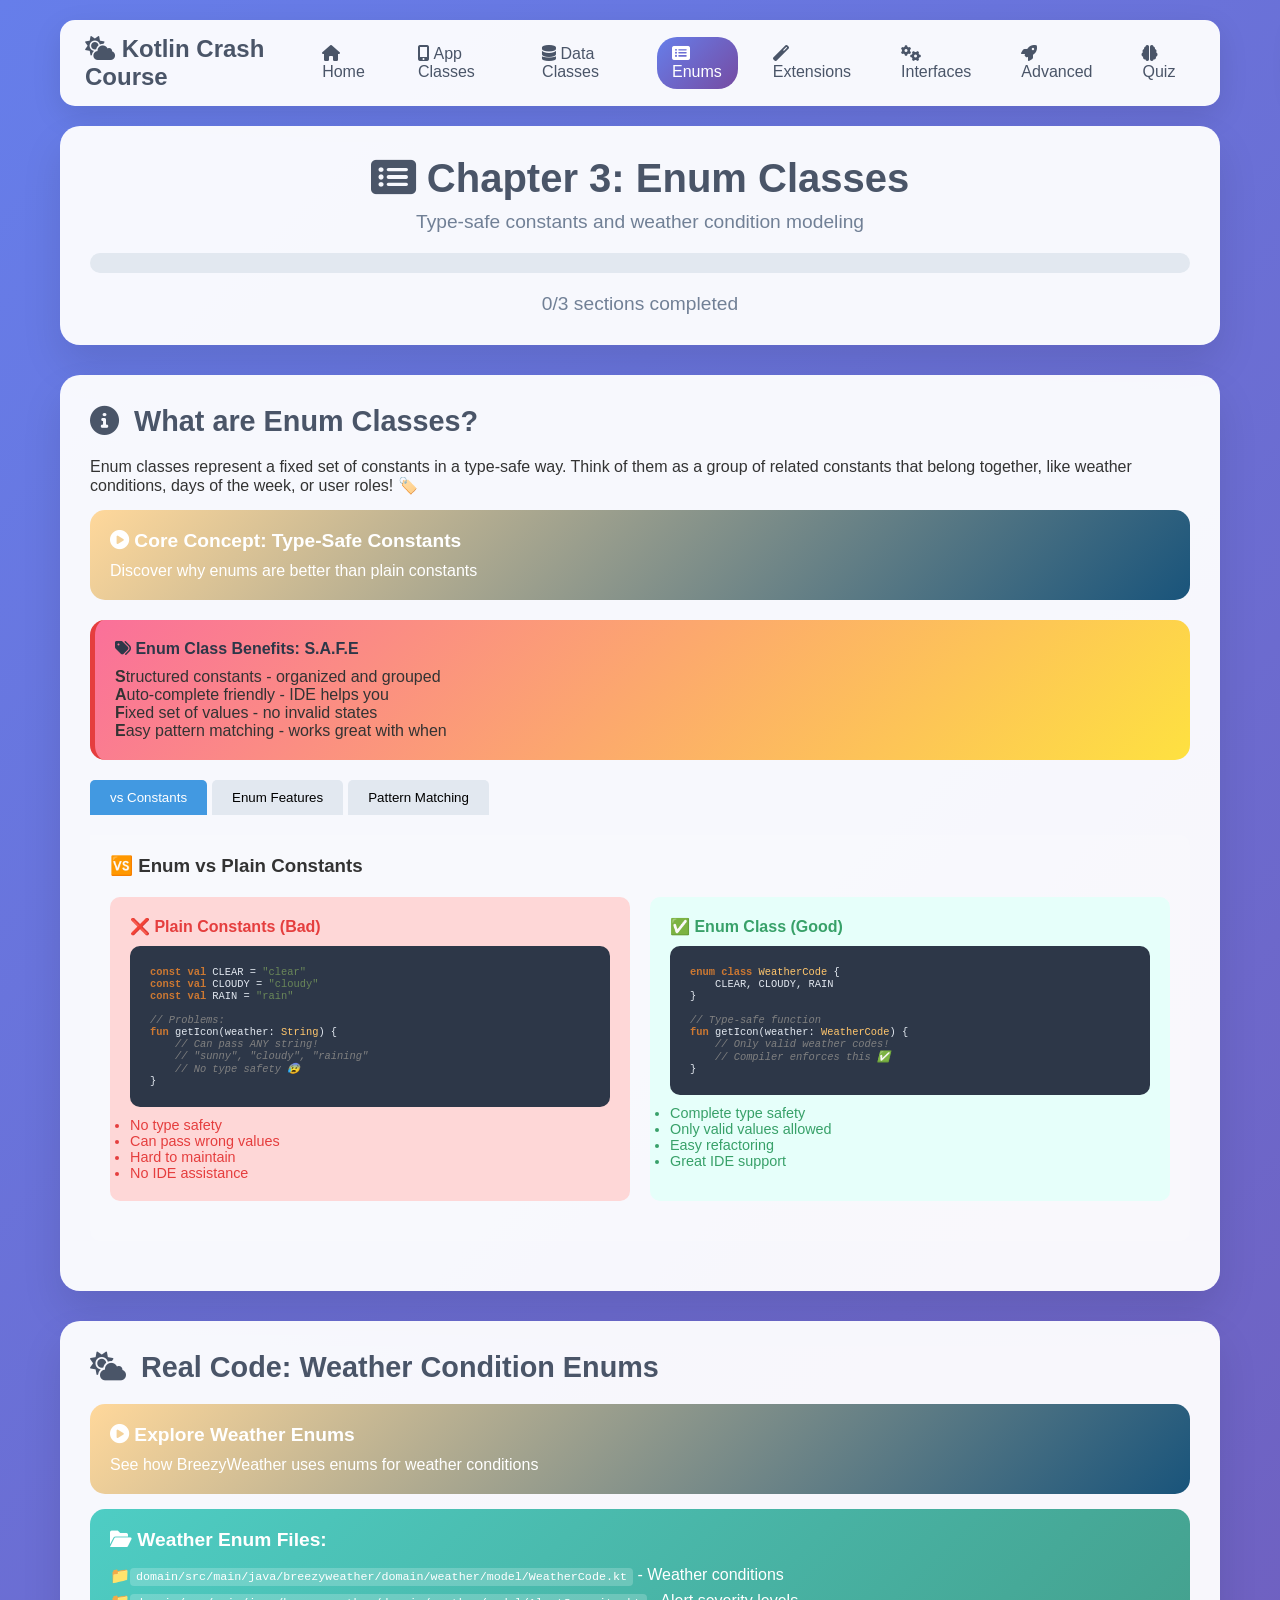
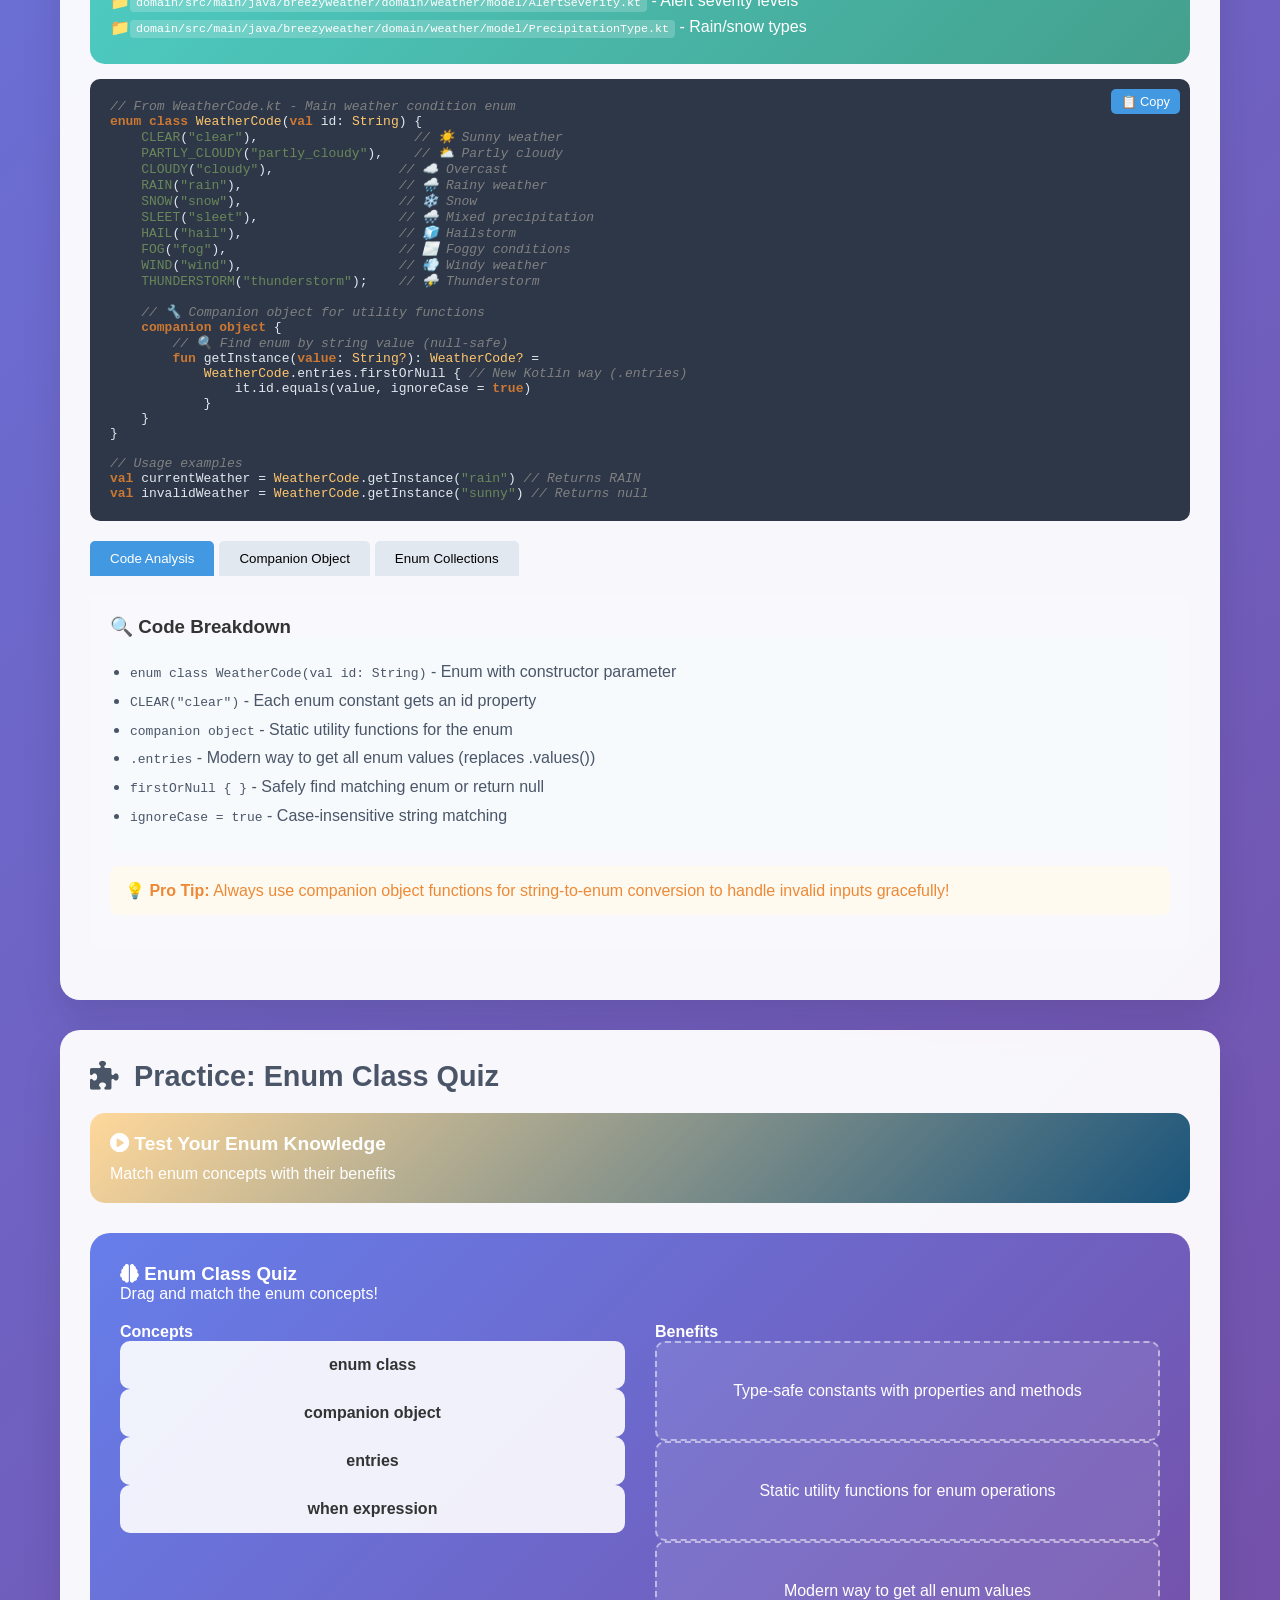
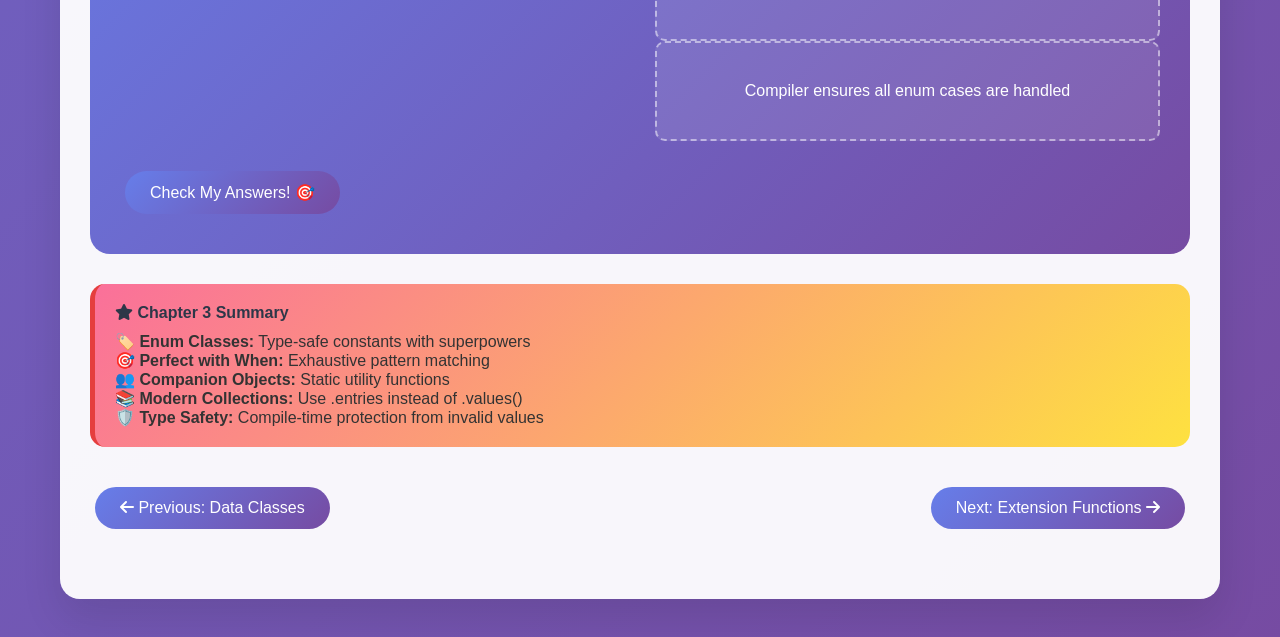
<file: kotlin-crash-course/chapter3.html>
<!DOCTYPE html>
<html lang="en">

<head>
    <meta charset="UTF-8">
    <meta name="viewport" content="width=device-width, initial-scale=1.0">
    <title>Chapter 3: Enum Classes - Kotlin Crash Course</title>
    <link href="https://cdnjs.cloudflare.com/ajax/libs/font-awesome/6.0.0/css/all.min.css" rel="stylesheet">
    <link rel="stylesheet" href="styles.css">
</head>

<body>
    <div class="container">
        <div class="header">
            <h1><i class="fas fa-list-alt"></i> Chapter 3: Enum Classes</h1>
            <p>Type-safe constants and weather condition modeling</p>
            <div class="progress-bar">
                <div class="progress-fill" id="chapterProgress" style="width: 0%"></div>
            </div>
            <p id="progressText">0/3 sections completed</p>
        </div>

        <div class="learning-section">
            <h2 class="section-title">
                <i class="fas fa-info-circle"></i>
                What are Enum Classes?
            </h2>

            <p>Enum classes represent a fixed set of constants in a type-safe way. Think of them as a group of related
                constants that belong together, like weather conditions, days of the week, or user roles! 🏷️</p>

            <div class="concept-card" onclick="completeSection('enum-basics')">
                <h4><i class="fas fa-play-circle"></i> Core Concept: Type-Safe Constants</h4>
                <p>Discover why enums are better than plain constants</p>
            </div>

            <div class="memory-hack">
                <h4><i class="fas fa-tags"></i> Enum Class Benefits: S.A.F.E</h4>
                <p><strong>S</strong>tructured constants - organized and grouped</p>
                <p><strong>A</strong>uto-complete friendly - IDE helps you</p>
                <p><strong>F</strong>ixed set of values - no invalid states</p>
                <p><strong>E</strong>asy pattern matching - works great with when</p>
            </div>

            <div class="tab-container">
                <div class="tab-buttons">
                    <button class="tab-btn active" onclick="switchTab('vs-constants')">vs Constants</button>
                    <button class="tab-btn" onclick="switchTab('enum-features')">Enum Features</button>
                    <button class="tab-btn" onclick="switchTab('when-matching')">Pattern Matching</button>
                </div>

                <div class="tab-content active" id="vs-constants">
                    <h3>🆚 Enum vs Plain Constants</h3>
                    <div style="display: grid; grid-template-columns: 1fr 1fr; gap: 20px; margin: 20px 0;">
                        <div style="background: #fed7d7; padding: 20px; border-radius: 10px;">
                            <h4 style="color: #e53e3e;">❌ Plain Constants (Bad)</h4>
                            <div class="code-example" style="margin: 10px 0;">
                                <pre style="font-size: 0.8em;"><span class="kotlin-keyword">const val</span> CLEAR = <span class="kotlin-string">"clear"</span>
<span class="kotlin-keyword">const val</span> CLOUDY = <span class="kotlin-string">"cloudy"</span>
<span class="kotlin-keyword">const val</span> RAIN = <span class="kotlin-string">"rain"</span>

<span class="kotlin-comment">// Problems:</span>
<span class="kotlin-keyword">fun</span> getIcon(weather: <span class="kotlin-type">String</span>) {
    <span class="kotlin-comment">// Can pass ANY string!</span>
    <span class="kotlin-comment">// "sunny", "cloudy", "raining"</span>
    <span class="kotlin-comment">// No type safety 😰</span>
}</pre>
                            </div>
                            <ul style="color: #e53e3e; font-size: 0.9em;">
                                <li>No type safety</li>
                                <li>Can pass wrong values</li>
                                <li>Hard to maintain</li>
                                <li>No IDE assistance</li>
                            </ul>
                        </div>
                        <div style="background: #e6fffa; padding: 20px; border-radius: 10px;">
                            <h4 style="color: #38a169;">✅ Enum Class (Good)</h4>
                            <div class="code-example" style="margin: 10px 0;">
                                <pre style="font-size: 0.8em;"><span class="kotlin-keyword">enum class</span> <span class="kotlin-type">WeatherCode</span> {
    CLEAR, CLOUDY, RAIN
}

<span class="kotlin-comment">// Type-safe function</span>
<span class="kotlin-keyword">fun</span> getIcon(weather: <span class="kotlin-type">WeatherCode</span>) {
    <span class="kotlin-comment">// Only valid weather codes!</span>
    <span class="kotlin-comment">// Compiler enforces this ✅</span>
}</pre>
                            </div>
                            <ul style="color: #38a169; font-size: 0.9em;">
                                <li>Complete type safety</li>
                                <li>Only valid values allowed</li>
                                <li>Easy refactoring</li>
                                <li>Great IDE support</li>
                            </ul>
                        </div>
                    </div>
                </div>

                <div class="tab-content" id="enum-features">
                    <h3>🌟 Powerful Enum Features</h3>
                    <div style="background: #f7fafc; padding: 20px; border-radius: 10px;">
                        <h4 style="color: #4299e1; margin-bottom: 15px;">🎨 Enums Can Have:</h4>
                        <ul style="color: #4a5568; line-height: 1.8;">
                            <li><strong>Properties:</strong> Store additional data with each constant</li>
                            <li><strong>Methods:</strong> Define behavior for enum values</li>
                            <li><strong>Constructors:</strong> Initialize properties</li>
                            <li><strong>Companion Objects:</strong> Static utility functions</li>
                            <li><strong>Interface Implementation:</strong> Shared behavior</li>
                        </ul>
                    </div>
                    <div class="code-example">
                        <pre><span class="kotlin-comment">// Rich enum with properties and methods</span>
<span class="kotlin-keyword">enum class</span> <span class="kotlin-type">WeatherCode</span>(<span class="kotlin-keyword">val</span> icon: <span class="kotlin-type">String</span>, <span class="kotlin-keyword">val</span> severity: <span class="kotlin-type">Int</span>) {
    <span class="kotlin-string">CLEAR</span>(<span class="kotlin-string">"☀️"</span>, <span class="kotlin-string">1</span>),
    <span class="kotlin-string">CLOUDY</span>(<span class="kotlin-string">"☁️"</span>, <span class="kotlin-string">2</span>),
    <span class="kotlin-string">RAIN</span>(<span class="kotlin-string">"🌧️"</span>, <span class="kotlin-string">4</span>);
    
    <span class="kotlin-keyword">fun</span> isSevere() = severity > <span class="kotlin-string">3</span>
}</pre>
                    </div>
                </div>

                <div class="tab-content" id="when-matching">
                    <h3>🎯 Perfect with When Expressions</h3>
                    <p>Enums and <code>when</code> are a match made in heaven! The compiler ensures you handle all
                        cases.</p>
                    <div class="code-example">
                        <pre><span class="kotlin-comment">// Exhaustive when expressions</span>
<span class="kotlin-keyword">fun</span> getDescription(weather: <span class="kotlin-type">WeatherCode</span>): <span class="kotlin-type">String</span> = <span class="kotlin-keyword">when</span> (weather) {
    <span class="kotlin-type">WeatherCode</span>.CLEAR -> <span class="kotlin-string">"Beautiful sunny day!"</span>
    <span class="kotlin-type">WeatherCode</span>.CLOUDY -> <span class="kotlin-string">"Overcast skies"</span>
    <span class="kotlin-type">WeatherCode</span>.RAIN -> <span class="kotlin-string">"Bring an umbrella!"</span>
    <span class="kotlin-comment">// Compiler error if you miss a case! 🛡️</span>
}

<span class="kotlin-comment">// Works great with sealed when</span>
<span class="kotlin-keyword">val</span> recommendation = <span class="kotlin-keyword">when</span> (weather) {
    <span class="kotlin-type">WeatherCode</span>.CLEAR, <span class="kotlin-type">WeatherCode</span>.CLOUDY -> <span class="kotlin-string">"Great for outdoor activities"</span>
    <span class="kotlin-type">WeatherCode</span>.RAIN -> <span class="kotlin-string">"Stay indoors or bring rain gear"</span>
}</pre>
                    </div>
                    <div style="background: #e6fffa; padding: 15px; border-radius: 8px; margin: 15px 0;">
                        <p style="color: #38a169; margin: 0;"><strong>🛡️ Exhaustive Check:</strong> The compiler
                            ensures you handle all enum values. Add a new enum constant? Compiler will tell you where to
                            update your when expressions!</p>
                    </div>
                </div>
            </div>
        </div>

        <div class="learning-section">
            <h2 class="section-title">
                <i class="fas fa-cloud-sun"></i>
                Real Code: Weather Condition Enums
            </h2>

            <div class="concept-card" onclick="completeSection('weather-enums')">
                <h4><i class="fas fa-play-circle"></i> Explore Weather Enums</h4>
                <p>See how BreezyWeather uses enums for weather conditions</p>
            </div>

            <div class="file-explore-card">
                <h4><i class="fas fa-folder-open"></i> Weather Enum Files:</h4>
                <ul>
                    <li><code>domain/src/main/java/breezyweather/domain/weather/model/WeatherCode.kt</code> - Weather
                        conditions</li>
                    <li><code>domain/src/main/java/breezyweather/domain/weather/model/AlertSeverity.kt</code> - Alert
                        severity levels</li>
                    <li><code>domain/src/main/java/breezyweather/domain/weather/model/PrecipitationType.kt</code> -
                        Rain/snow types</li>
                </ul>
            </div>

            <div class="code-example">
                <button class="copy-btn" onclick="copyCode(this)">📋 Copy</button>
                <pre><span class="kotlin-comment">// From WeatherCode.kt - Main weather condition enum</span>
<span class="kotlin-keyword">enum class</span> <span class="kotlin-type">WeatherCode</span>(<span class="kotlin-keyword">val</span> id: <span class="kotlin-type">String</span>) {
    <span class="kotlin-string">CLEAR</span>(<span class="kotlin-string">"clear"</span>),                    <span class="kotlin-comment">// ☀️ Sunny weather</span>
    <span class="kotlin-string">PARTLY_CLOUDY</span>(<span class="kotlin-string">"partly_cloudy"</span>),    <span class="kotlin-comment">// ⛅ Partly cloudy</span>
    <span class="kotlin-string">CLOUDY</span>(<span class="kotlin-string">"cloudy"</span>),                <span class="kotlin-comment">// ☁️ Overcast</span>
    <span class="kotlin-string">RAIN</span>(<span class="kotlin-string">"rain"</span>),                    <span class="kotlin-comment">// 🌧️ Rainy weather</span>
    <span class="kotlin-string">SNOW</span>(<span class="kotlin-string">"snow"</span>),                    <span class="kotlin-comment">// ❄️ Snow</span>
    <span class="kotlin-string">SLEET</span>(<span class="kotlin-string">"sleet"</span>),                  <span class="kotlin-comment">// 🌨️ Mixed precipitation</span>
    <span class="kotlin-string">HAIL</span>(<span class="kotlin-string">"hail"</span>),                    <span class="kotlin-comment">// 🧊 Hailstorm</span>
    <span class="kotlin-string">FOG</span>(<span class="kotlin-string">"fog"</span>),                      <span class="kotlin-comment">// 🌫️ Foggy conditions</span>
    <span class="kotlin-string">WIND</span>(<span class="kotlin-string">"wind"</span>),                    <span class="kotlin-comment">// 💨 Windy weather</span>
    <span class="kotlin-string">THUNDERSTORM</span>(<span class="kotlin-string">"thunderstorm"</span>);    <span class="kotlin-comment">// ⛈️ Thunderstorm</span>

    <span class="kotlin-comment">// 🔧 Companion object for utility functions</span>
    <span class="kotlin-keyword">companion object</span> {
        <span class="kotlin-comment">// 🔍 Find enum by string value (null-safe)</span>
        <span class="kotlin-keyword">fun</span> getInstance(<span class="kotlin-keyword">value</span>: <span class="kotlin-type">String?</span>): <span class="kotlin-type">WeatherCode?</span> = 
            <span class="kotlin-type">WeatherCode</span>.entries.firstOrNull { <span class="kotlin-comment">// New Kotlin way (.entries)</span>
                it.id.equals(value, ignoreCase = <span class="kotlin-keyword">true</span>)
            }
    }
}

<span class="kotlin-comment">// Usage examples</span>
<span class="kotlin-keyword">val</span> currentWeather = <span class="kotlin-type">WeatherCode</span>.getInstance(<span class="kotlin-string">"rain"</span>) <span class="kotlin-comment">// Returns RAIN</span>
<span class="kotlin-keyword">val</span> invalidWeather = <span class="kotlin-type">WeatherCode</span>.getInstance(<span class="kotlin-string">"sunny"</span>) <span class="kotlin-comment">// Returns null</span></pre>
            </div>

            <div class="tab-container">
                <div class="tab-buttons">
                    <button class="tab-btn active" onclick="switchTab('enum-breakdown')">Code Analysis</button>
                    <button class="tab-btn" onclick="switchTab('companion-deep-dive')">Companion Object</button>
                    <button class="tab-btn" onclick="switchTab('enum-collections')">Enum Collections</button>
                </div>

                <div class="tab-content active" id="enum-breakdown">
                    <h3>🔍 Code Breakdown</h3>
                    <div style="background: #f7fafc; padding: 20px; border-radius: 10px;">
                        <ul style="color: #4a5568; line-height: 1.8;">
                            <li><code>enum class WeatherCode(val id: String)</code> - Enum with constructor parameter
                            </li>
                            <li><code>CLEAR("clear")</code> - Each enum constant gets an id property</li>
                            <li><code>companion object</code> - Static utility functions for the enum</li>
                            <li><code>.entries</code> - Modern way to get all enum values (replaces .values())</li>
                            <li><code>firstOrNull { }</code> - Safely find matching enum or return null</li>
                            <li><code>ignoreCase = true</code> - Case-insensitive string matching</li>
                        </ul>
                    </div>
                    <div style="background: #fffaf0; padding: 15px; border-radius: 8px; margin: 15px 0;">
                        <p style="color: #ed8936; margin: 0;"><strong>💡 Pro Tip:</strong> Always use companion object
                            functions for string-to-enum conversion to handle invalid inputs gracefully!</p>
                    </div>
                </div>

                <div class="tab-content" id="companion-deep-dive">
                    <h3>👥 Companion Object Deep Dive</h3>
                    <p>Companion objects provide static-like functionality to enums:</p>
                    <div class="code-example">
                        <pre><span class="kotlin-keyword">companion object</span> {
    <span class="kotlin-comment">// 🔍 Safe string conversion</span>
    <span class="kotlin-keyword">fun</span> getInstance(<span class="kotlin-keyword">value</span>: <span class="kotlin-type">String?</span>): <span class="kotlin-type">WeatherCode?</span> = 
        <span class="kotlin-type">WeatherCode</span>.entries.firstOrNull {
            it.id.equals(value, ignoreCase = <span class="kotlin-keyword">true</span>)
        }
    
    <span class="kotlin-comment">// 🌧️ Get all precipitation types</span>
    <span class="kotlin-keyword">fun</span> getPrecipitationTypes(): <span class="kotlin-type">List&lt;WeatherCode&gt;</span> = 
        listOf(RAIN, SNOW, SLEET, HAIL)
    
    <span class="kotlin-comment">// ⚠️ Get severe weather conditions</span>
    <span class="kotlin-keyword">fun</span> getSevereWeather(): <span class="kotlin-type">List&lt;WeatherCode&gt;</span> = 
        listOf(THUNDERSTORM, HAIL, WIND)
}</pre>
                    </div>
                    <p><strong>Benefits:</strong> Centralized logic, easy to test, clean API!</p>
                </div>

                <div class="tab-content" id="enum-collections">
                    <h3>📚 Working with Enum Collections</h3>
                    <p>Enums work perfectly with Kotlin collections:</p>
                    <div class="code-example">
                        <pre><span class="kotlin-comment">// Get all enum values</span>
<span class="kotlin-keyword">val</span> allWeatherTypes = <span class="kotlin-type">WeatherCode</span>.entries <span class="kotlin-comment">// Modern way</span>
<span class="kotlin-keyword">val</span> allWeatherTypesOld = <span class="kotlin-type">WeatherCode</span>.values() <span class="kotlin-comment">// Legacy way</span>

<span class="kotlin-comment">// Filter and map operations</span>
<span class="kotlin-keyword">val</span> precipitationIds = <span class="kotlin-type">WeatherCode</span>.entries
    .filter { it <span class="kotlin-keyword">in</span> listOf(<span class="kotlin-type">WeatherCode</span>.RAIN, <span class="kotlin-type">WeatherCode</span>.SNOW) }
    .map { it.id }

<span class="kotlin-comment">// Use in sets for fast lookup</span>
<span class="kotlin-keyword">val</span> severeWeather = setOf(
    <span class="kotlin-type">WeatherCode</span>.THUNDERSTORM, 
    <span class="kotlin-type">WeatherCode</span>.HAIL
)

<span class="kotlin-keyword">fun</span> isWeatherSevere(weather: <span class="kotlin-type">WeatherCode</span>) = 
    weather <span class="kotlin-keyword">in</span> severeWeather <span class="kotlin-comment">// O(1) lookup!</span></pre>
                    </div>
                </div>
            </div>
        </div>

        <div class="learning-section">
            <h2 class="section-title">
                <i class="fas fa-puzzle-piece"></i>
                Practice: Enum Class Quiz
            </h2>

            <div class="concept-card" onclick="completeSection('practice')">
                <h4><i class="fas fa-play-circle"></i> Test Your Enum Knowledge</h4>
                <p>Match enum concepts with their benefits</p>
            </div>

            <div class="quiz-section">
                <h3><i class="fas fa-brain"></i> Enum Class Quiz</h3>
                <p>Drag and match the enum concepts!</p>

                <div class="drag-drop-area">
                    <div>
                        <h4>Concepts</h4>
                        <div class="drag-item" draggable="true" data-concept="enum-class">enum class</div>
                        <div class="drag-item" draggable="true" data-concept="companion-object">companion object</div>
                        <div class="drag-item" draggable="true" data-concept="entries">entries</div>
                        <div class="drag-item" draggable="true" data-concept="when-exhaustive">when expression</div>
                    </div>
                    <div>
                        <h4>Benefits</h4>
                        <div class="drop-zone" data-answer="enum-class">
                            Type-safe constants with properties and methods
                        </div>
                        <div class="drop-zone" data-answer="companion-object">
                            Static utility functions for enum operations
                        </div>
                        <div class="drop-zone" data-answer="entries">
                            Modern way to get all enum values
                        </div>
                        <div class="drop-zone" data-answer="when-exhaustive">
                            Compiler ensures all enum cases are handled
                        </div>
                    </div>
                </div>

                <button class="btn" onclick="checkQuizAnswers(3)">Check My Answers! 🎯</button>
                <div id="quizResult3"></div>
            </div>

            <div class="memory-hack">
                <h4><i class="fas fa-star"></i> Chapter 3 Summary</h4>
                <p><strong>🏷️ Enum Classes:</strong> Type-safe constants with superpowers</p>
                <p><strong>🎯 Perfect with When:</strong> Exhaustive pattern matching</p>
                <p><strong>👥 Companion Objects:</strong> Static utility functions</p>
                <p><strong>📚 Modern Collections:</strong> Use .entries instead of .values()</p>
                <p><strong>🛡️ Type Safety:</strong> Compile-time protection from invalid values</p>
            </div>

            <div style="display: flex; justify-content: space-between; margin: 30px 0;">
                <button class="btn" onclick="navigateToChapter('chapter2.html')">
                    <i class="fas fa-arrow-left"></i> Previous: Data Classes
                </button>
                <button class="btn" onclick="navigateToChapter('chapter4.html')">
                    Next: Extension Functions <i class="fas fa-arrow-right"></i>
                </button>
            </div>
        </div>
    </div>

    <div class="achievement" id="achievement">
        <h3><i class="fas fa-trophy"></i> Achievement Unlocked!</h3>
        <p id="achievementText">Enum Expert! 📋</p>
    </div>

    <script src="navigation.js"></script>
    <script src="script.js"></script>
    <script>
        let sectionsCompleted = 0;
        const totalSections = 3;

        function completeSection(sectionName) {
            if (sectionsCompleted < totalSections) {
                sectionsCompleted++;
                updateChapterProgress(3, sectionsCompleted, totalSections);
                updateProgressBar();

                if (typeof learnConcept === 'function') {
                    learnConcept('enums');
                }

                if (sectionsCompleted === totalSections) {
                    showAchievement('Chapter 3 Complete! Enum Master! 🏷️');
                }
            }
        }

        function updateProgressBar() {
            const percentage = (sectionsCompleted / totalSections) * 100;
            document.getElementById('chapterProgress').style.width = percentage + '%';
            document.getElementById('progressText').textContent = `${sectionsCompleted}/${totalSections} sections completed`;
        }

        // Initialize progress
        document.addEventListener('DOMContentLoaded', function () {
            updateProgressBar();
        });
    </script>
</body>

</html>
</file>
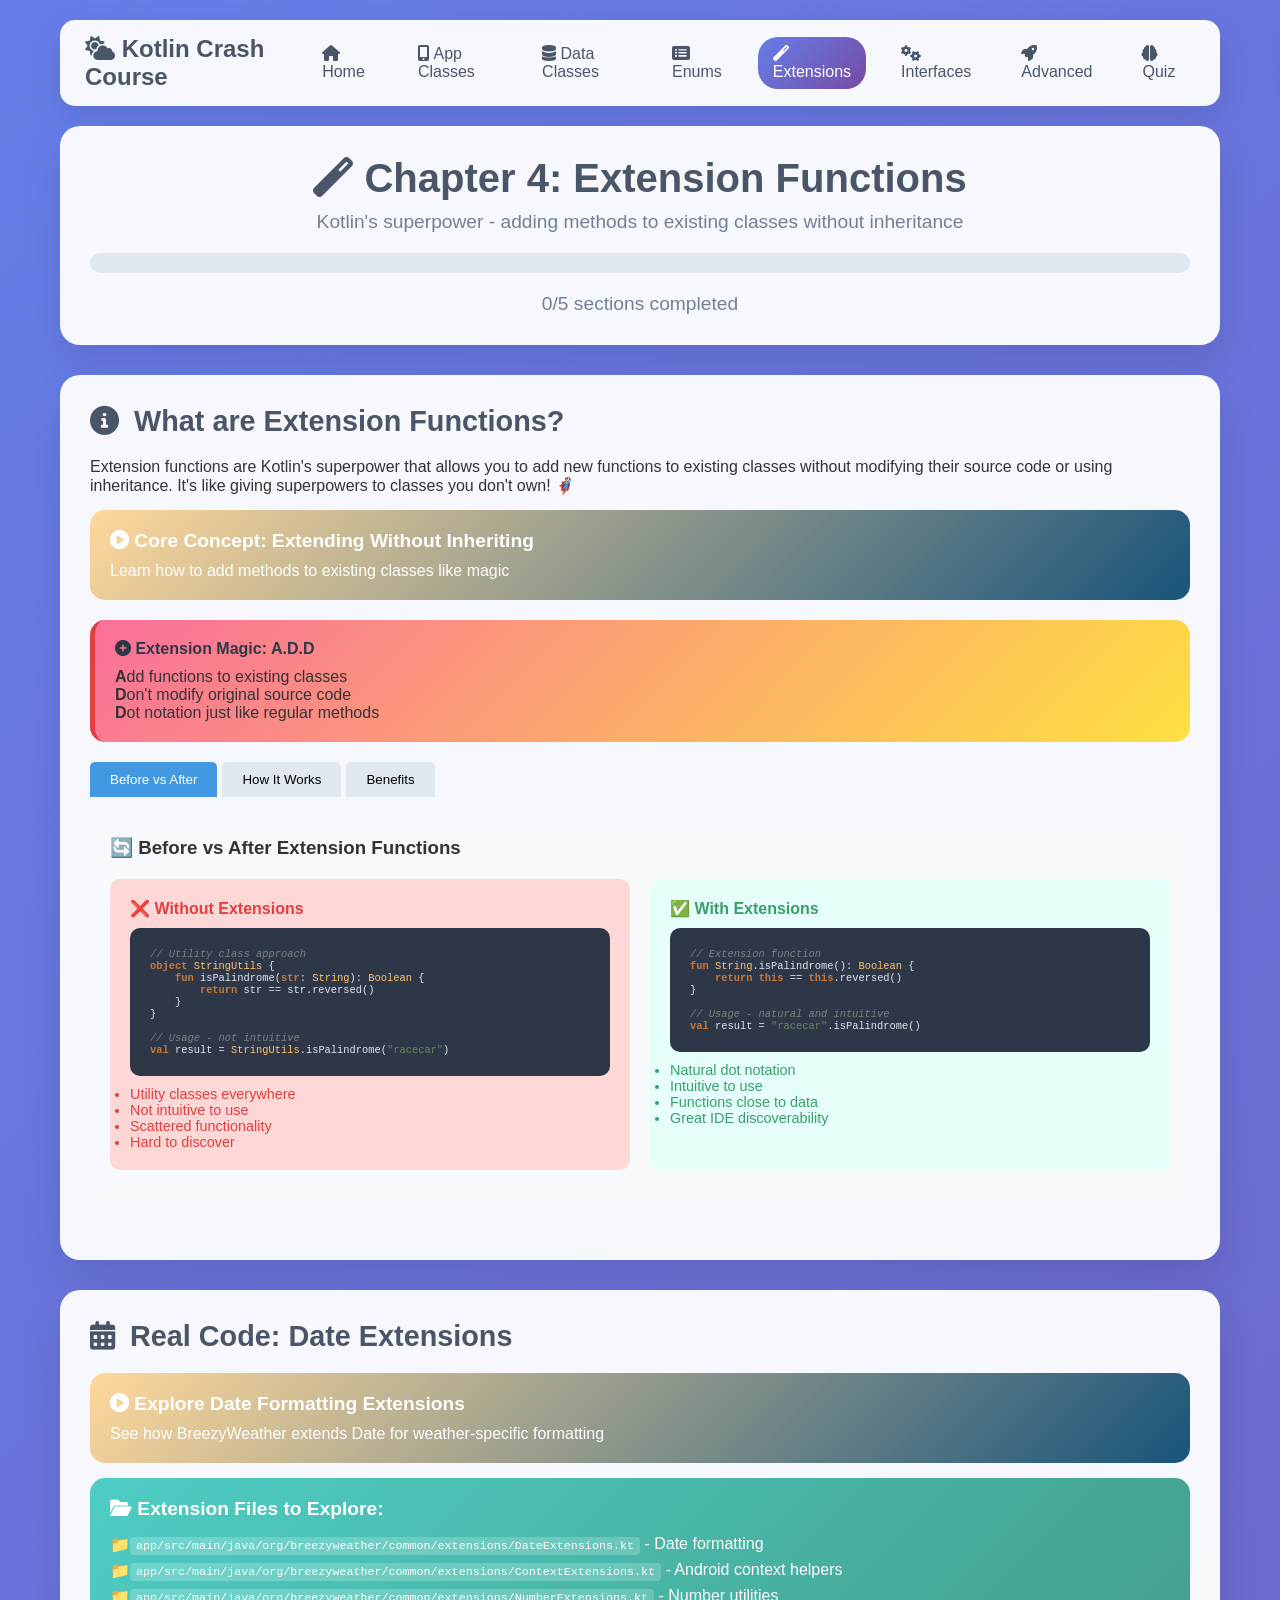
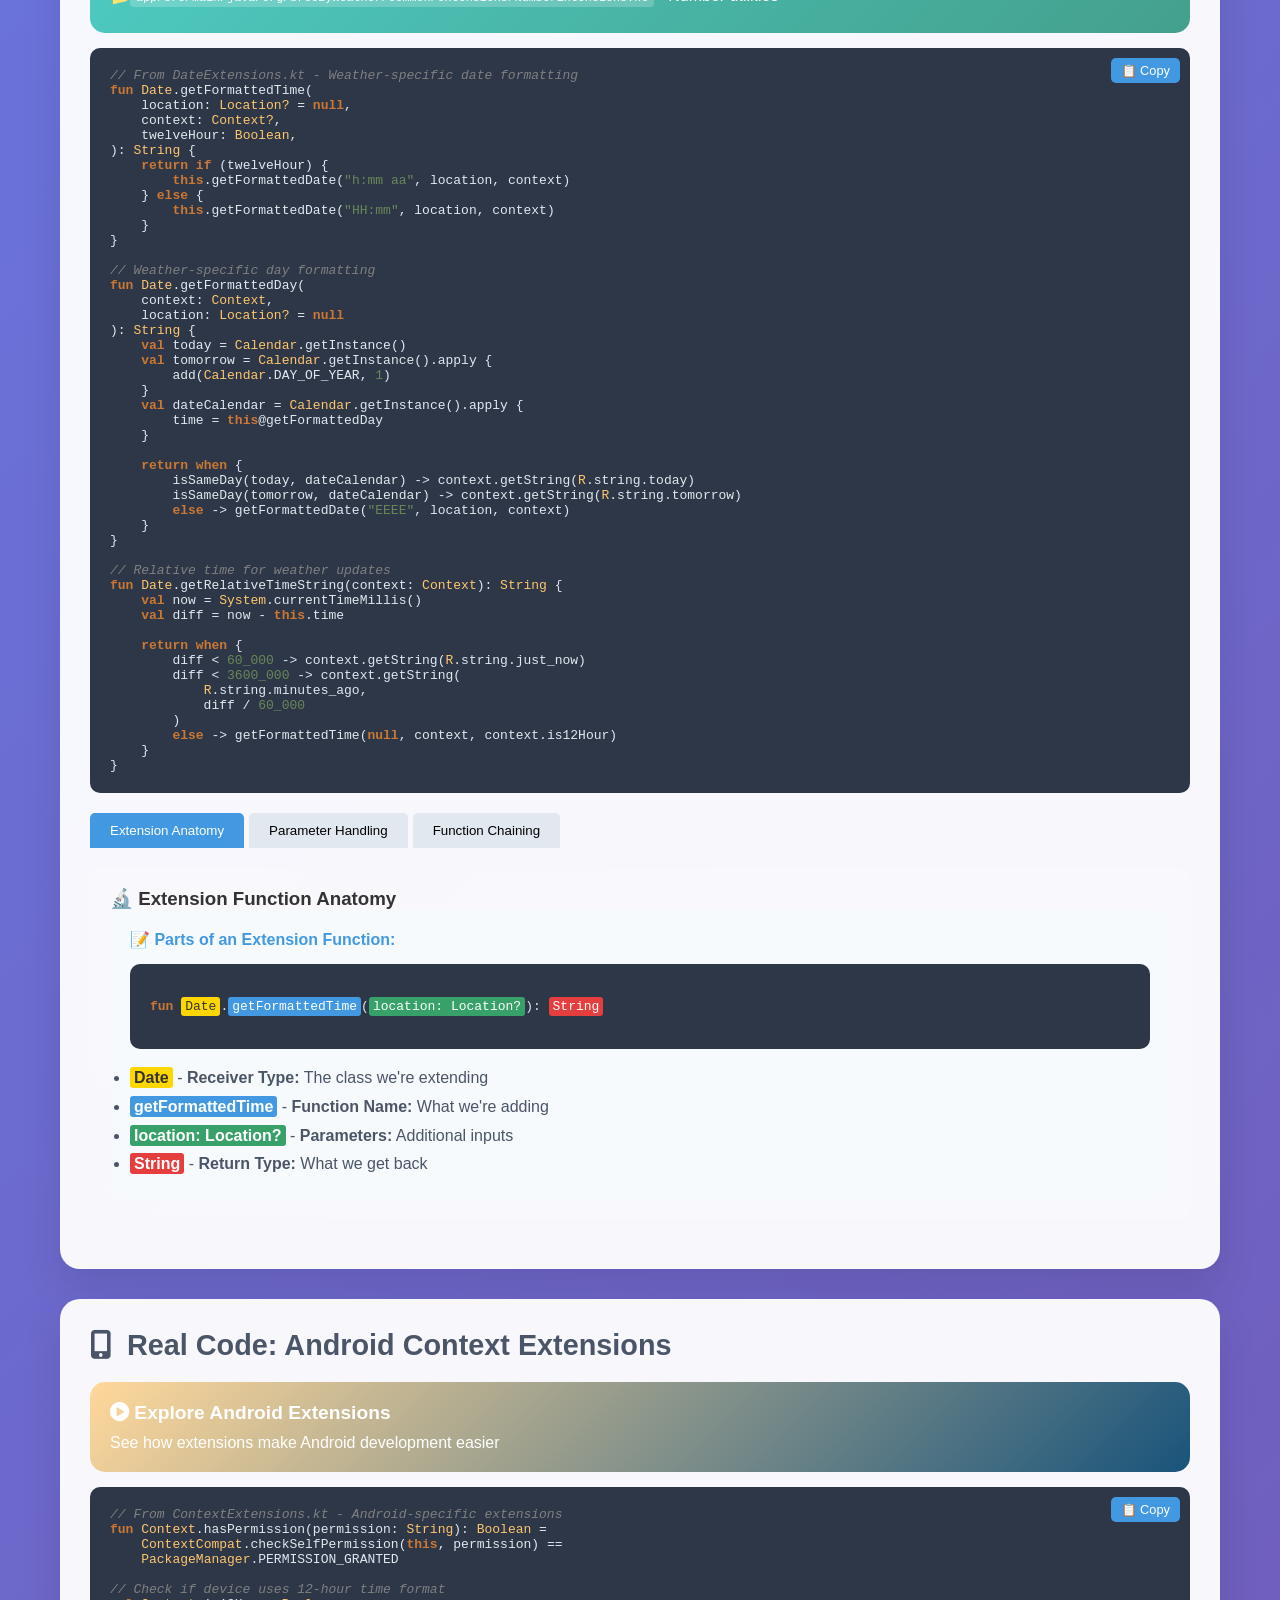
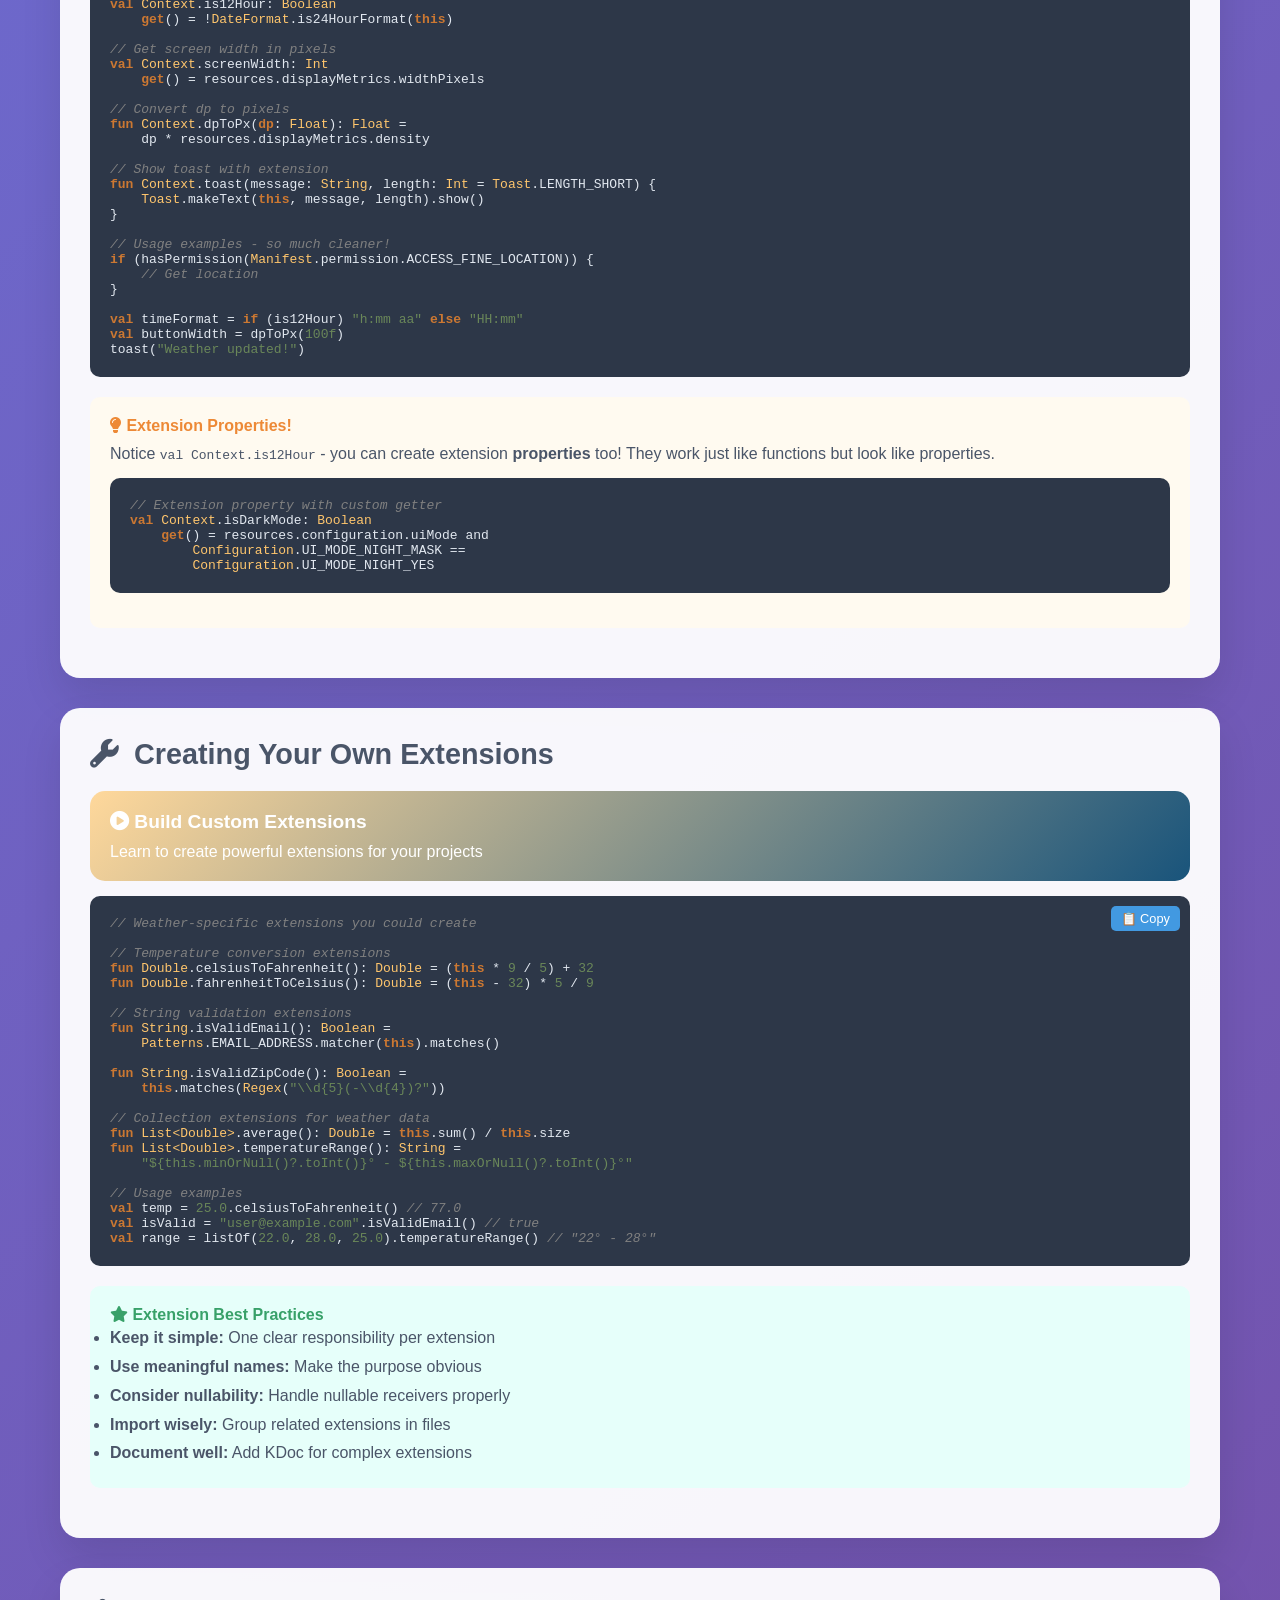
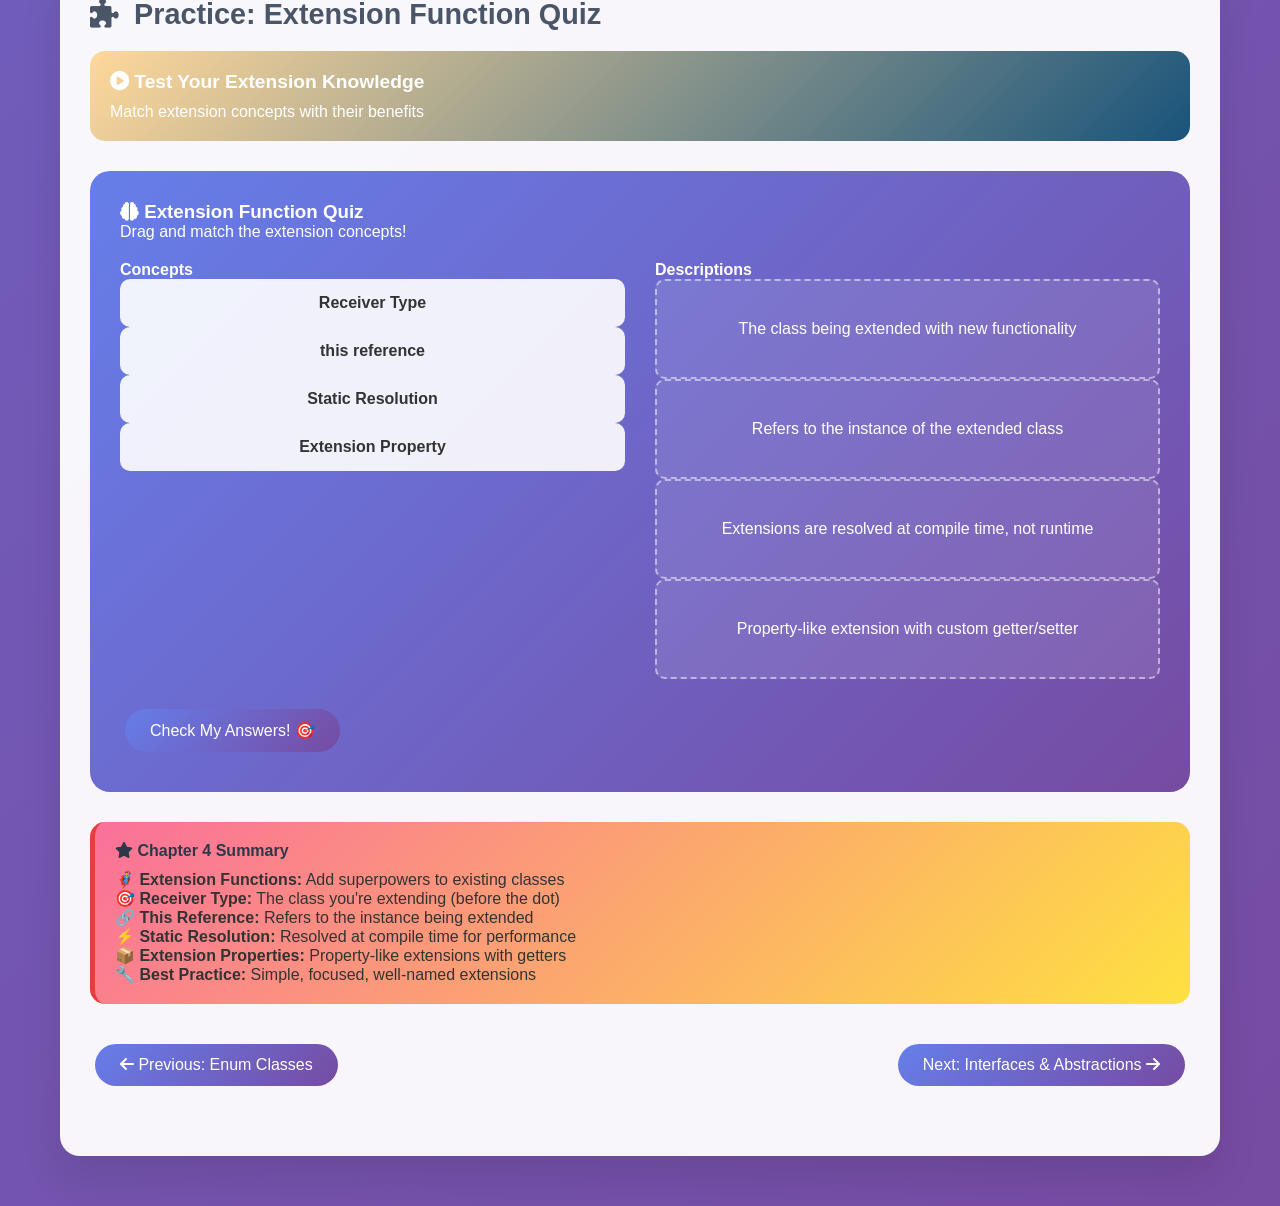
<file: kotlin-crash-course/chapter4.html>
<!DOCTYPE html>
<html lang="en">

<head>
    <meta charset="UTF-8">
    <meta name="viewport" content="width=device-width, initial-scale=1.0">
    <title>Chapter 4: Extension Functions - Kotlin Crash Course</title>
    <link href="https://cdnjs.cloudflare.com/ajax/libs/font-awesome/6.0.0/css/all.min.css" rel="stylesheet">
    <link rel="stylesheet" href="styles.css">
</head>

<body>
    <div class="container">
        <div class="header">
            <h1><i class="fas fa-magic"></i> Chapter 4: Extension Functions</h1>
            <p>Kotlin's superpower - adding methods to existing classes without inheritance</p>
            <div class="progress-bar">
                <div class="progress-fill" id="chapterProgress" style="width: 0%"></div>
            </div>
            <p id="progressText">0/5 sections completed</p>
        </div>

        <div class="learning-section">
            <h2 class="section-title">
                <i class="fas fa-info-circle"></i>
                What are Extension Functions?
            </h2>

            <p>Extension functions are Kotlin's superpower that allows you to add new functions to existing classes
                without modifying their source code or using inheritance. It's like giving superpowers to classes you
                don't own! 🦸‍♂️</p>

            <div class="concept-card" onclick="completeSection('extension-basics')">
                <h4><i class="fas fa-play-circle"></i> Core Concept: Extending Without Inheriting</h4>
                <p>Learn how to add methods to existing classes like magic</p>
            </div>

            <div class="memory-hack">
                <h4><i class="fas fa-plus-circle"></i> Extension Magic: A.D.D</h4>
                <p><strong>A</strong>dd functions to existing classes</p>
                <p><strong>D</strong>on't modify original source code</p>
                <p><strong>D</strong>ot notation just like regular methods</p>
            </div>

            <div class="tab-container">
                <div class="tab-buttons">
                    <button class="tab-btn active" onclick="switchTab('before-after')">Before vs After</button>
                    <button class="tab-btn" onclick="switchTab('how-it-works')">How It Works</button>
                    <button class="tab-btn" onclick="switchTab('benefits')">Benefits</button>
                </div>

                <div class="tab-content active" id="before-after">
                    <h3>🔄 Before vs After Extension Functions</h3>
                    <div style="display: grid; grid-template-columns: 1fr 1fr; gap: 20px; margin: 20px 0;">
                        <div style="background: #fed7d7; padding: 20px; border-radius: 10px;">
                            <h4 style="color: #e53e3e;">❌ Without Extensions</h4>
                            <div class="code-example" style="margin: 10px 0;">
                                <pre
                                    style="font-size: 0.8em;"><span class="kotlin-comment">// Utility class approach</span>
<span class="kotlin-keyword">object</span> <span class="kotlin-type">StringUtils</span> {
    <span class="kotlin-keyword">fun</span> isPalindrome(<span class="kotlin-keyword">str</span>: <span class="kotlin-type">String</span>): <span class="kotlin-type">Boolean</span> {
        <span class="kotlin-keyword">return</span> str == str.reversed()
    }
}

<span class="kotlin-comment">// Usage - not intuitive</span>
<span class="kotlin-keyword">val</span> result = <span class="kotlin-type">StringUtils</span>.isPalindrome(<span class="kotlin-string">"racecar"</span>)</pre>
                            </div>
                            <ul style="color: #e53e3e; font-size: 0.9em;">
                                <li>Utility classes everywhere</li>
                                <li>Not intuitive to use</li>
                                <li>Scattered functionality</li>
                                <li>Hard to discover</li>
                            </ul>
                        </div>
                        <div style="background: #e6fffa; padding: 20px; border-radius: 10px;">
                            <h4 style="color: #38a169;">✅ With Extensions</h4>
                            <div class="code-example" style="margin: 10px 0;">
                                <pre style="font-size: 0.8em;"><span class="kotlin-comment">// Extension function</span>
<span class="kotlin-keyword">fun</span> <span class="kotlin-type">String</span>.isPalindrome(): <span class="kotlin-type">Boolean</span> {
    <span class="kotlin-keyword">return</span> <span class="kotlin-keyword">this</span> == <span class="kotlin-keyword">this</span>.reversed()
}

<span class="kotlin-comment">// Usage - natural and intuitive</span>
<span class="kotlin-keyword">val</span> result = <span class="kotlin-string">"racecar"</span>.isPalindrome()</pre>
                            </div>
                            <ul style="color: #38a169; font-size: 0.9em;">
                                <li>Natural dot notation</li>
                                <li>Intuitive to use</li>
                                <li>Functions close to data</li>
                                <li>Great IDE discoverability</li>
                            </ul>
                        </div>
                    </div>
                </div>

                <div class="tab-content" id="how-it-works">
                    <h3>⚙️ How Extension Functions Work</h3>
                    <div style="background: #f7fafc; padding: 20px; border-radius: 10px; margin: 20px 0;">
                        <h4 style="color: #4299e1;">🎭 Behind the Scenes:</h4>
                        <ol style="color: #4a5568; line-height: 1.8;">
                            <li><strong>Compile Time:</strong> Kotlin converts extensions to static functions</li>
                            <li><strong>Receiver Type:</strong> The class being extended becomes the first parameter
                            </li>
                            <li><strong>This Reference:</strong> Inside the function, 'this' refers to the receiver
                                object</li>
                            <li><strong>No Inheritance:</strong> No actual modification of the original class</li>
                        </ol>
                    </div>
                    <div class="code-example">
                        <pre><span class="kotlin-comment">// What you write</span>
<span class="kotlin-keyword">fun</span> <span class="kotlin-type">String</span>.addExclamation(): <span class="kotlin-type">String</span> {
    <span class="kotlin-keyword">return</span> <span class="kotlin-keyword">this</span> + <span class="kotlin-string">"!"</span>
}

<span class="kotlin-comment">// What Kotlin generates (simplified)</span>
<span class="kotlin-keyword">public static</span> <span class="kotlin-type">String</span> addExclamation(<span class="kotlin-type">String</span> receiver) {
    <span class="kotlin-keyword">return</span> receiver + <span class="kotlin-string">"!"</span>;
}</pre>
                    </div>
                    <p><strong>Key Point:</strong> Extensions are resolved statically - no virtual dispatch!</p>
                </div>

                <div class="tab-content" id="benefits">
                    <h3>✨ Benefits of Extension Functions</h3>
                    <div
                        style="background: #e6fffa; padding: 20px; border-radius: 10px; margin: 15px 0; border-left: 4px solid #38a169;">
                        <h4 style="color: #38a169;">✅ Advantages:</h4>
                        <ul style="color: #4a5568; line-height: 1.8;">
                            <li><strong>Readability:</strong> More natural, fluent API</li>
                            <li><strong>Discoverability:</strong> IDE shows them as methods</li>
                            <li><strong>No Inheritance:</strong> Works with final classes</li>
                            <li><strong>Modularity:</strong> Keep related functions together</li>
                            <li><strong>Chain-able:</strong> Perfect for fluent interfaces</li>
                            <li><strong>Null-safe:</strong> Extensions respect nullable types</li>
                        </ul>
                    </div>
                    <div
                        style="background: #fff3cd; padding: 20px; border-radius: 10px; margin: 15px 0; border-left: 4px solid #ed8936;">
                        <h4 style="color: #ed8936;">⚠️ Limitations:</h4>
                        <ul style="color: #4a5568; line-height: 1.8;">
                            <li><strong>No Access to Private:</strong> Can't access private members</li>
                            <li><strong>Static Resolution:</strong> No polymorphism with extensions</li>
                            <li><strong>Import Required:</strong> Must be imported to use</li>
                            <li><strong>No Override:</strong> Can't override in subclasses</li>
                        </ul>
                    </div>
                </div>
            </div>
        </div>

        <div class="learning-section">
            <h2 class="section-title">
                <i class="fas fa-calendar-alt"></i>
                Real Code: Date Extensions
            </h2>

            <div class="concept-card" onclick="completeSection('date-extensions')">
                <h4><i class="fas fa-play-circle"></i> Explore Date Formatting Extensions</h4>
                <p>See how BreezyWeather extends Date for weather-specific formatting</p>
            </div>

            <div class="file-explore-card">
                <h4><i class="fas fa-folder-open"></i> Extension Files to Explore:</h4>
                <ul>
                    <li><code>app/src/main/java/org/breezyweather/common/extensions/DateExtensions.kt</code> - Date
                        formatting</li>
                    <li><code>app/src/main/java/org/breezyweather/common/extensions/ContextExtensions.kt</code> -
                        Android context helpers</li>
                    <li><code>app/src/main/java/org/breezyweather/common/extensions/NumberExtensions.kt</code> - Number
                        utilities</li>
                </ul>
            </div>

            <div class="code-example">
                <button class="copy-btn" onclick="copyCode(this)">📋 Copy</button>
                <pre><span class="kotlin-comment">// From DateExtensions.kt - Weather-specific date formatting</span>
<span class="kotlin-keyword">fun</span> <span class="kotlin-type">Date</span>.getFormattedTime(
    location: <span class="kotlin-type">Location?</span> = <span class="kotlin-keyword">null</span>,
    context: <span class="kotlin-type">Context?</span>,
    twelveHour: <span class="kotlin-type">Boolean</span>,
): <span class="kotlin-type">String</span> {
    <span class="kotlin-keyword">return if</span> (twelveHour) {
        <span class="kotlin-keyword">this</span>.getFormattedDate(<span class="kotlin-string">"h:mm aa"</span>, location, context)
    } <span class="kotlin-keyword">else</span> {
        <span class="kotlin-keyword">this</span>.getFormattedDate(<span class="kotlin-string">"HH:mm"</span>, location, context)
    }
}

<span class="kotlin-comment">// Weather-specific day formatting</span>
<span class="kotlin-keyword">fun</span> <span class="kotlin-type">Date</span>.getFormattedDay(
    context: <span class="kotlin-type">Context</span>,
    location: <span class="kotlin-type">Location?</span> = <span class="kotlin-keyword">null</span>
): <span class="kotlin-type">String</span> {
    <span class="kotlin-keyword">val</span> today = <span class="kotlin-type">Calendar</span>.getInstance()
    <span class="kotlin-keyword">val</span> tomorrow = <span class="kotlin-type">Calendar</span>.getInstance().apply { 
        add(<span class="kotlin-type">Calendar</span>.DAY_OF_YEAR, <span class="kotlin-string">1</span>) 
    }
    <span class="kotlin-keyword">val</span> dateCalendar = <span class="kotlin-type">Calendar</span>.getInstance().apply { 
        time = <span class="kotlin-keyword">this</span>@getFormattedDay 
    }

    <span class="kotlin-keyword">return when</span> {
        isSameDay(today, dateCalendar) -> context.getString(<span class="kotlin-type">R</span>.string.today)
        isSameDay(tomorrow, dateCalendar) -> context.getString(<span class="kotlin-type">R</span>.string.tomorrow)
        <span class="kotlin-keyword">else</span> -> getFormattedDate(<span class="kotlin-string">"EEEE"</span>, location, context)
    }
}

<span class="kotlin-comment">// Relative time for weather updates</span>
<span class="kotlin-keyword">fun</span> <span class="kotlin-type">Date</span>.getRelativeTimeString(context: <span class="kotlin-type">Context</span>): <span class="kotlin-type">String</span> {
    <span class="kotlin-keyword">val</span> now = <span class="kotlin-type">System</span>.currentTimeMillis()
    <span class="kotlin-keyword">val</span> diff = now - <span class="kotlin-keyword">this</span>.time
    
    <span class="kotlin-keyword">return when</span> {
        diff < <span class="kotlin-string">60_000</span> -> context.getString(<span class="kotlin-type">R</span>.string.just_now)
        diff < <span class="kotlin-string">3600_000</span> -> context.getString(
            <span class="kotlin-type">R</span>.string.minutes_ago, 
            diff / <span class="kotlin-string">60_000</span>
        )
        <span class="kotlin-keyword">else</span> -> getFormattedTime(<span class="kotlin-keyword">null</span>, context, context.is12Hour)
    }
}</pre>
            </div>

            <div class="tab-container">
                <div class="tab-buttons">
                    <button class="tab-btn active" onclick="switchTab('extension-anatomy')">Extension Anatomy</button>
                    <button class="tab-btn" onclick="switchTab('parameter-handling')">Parameter Handling</button>
                    <button class="tab-btn" onclick="switchTab('chaining')">Function Chaining</button>
                </div>

                <div class="tab-content active" id="extension-anatomy">
                    <h3>🔬 Extension Function Anatomy</h3>
                    <div style="background: #f7fafc; padding: 20px; border-radius: 10px;">
                        <h4 style="color: #4299e1;">📝 Parts of an Extension Function:</h4>
                        <div class="code-example">
                            <pre
                                style="margin: 15px 0;"><span class="kotlin-keyword">fun</span> <span style="background: #ffd700; color: #333; padding: 2px 4px; border-radius: 3px;">Date</span>.<span style="background: #4299e1; color: white; padding: 2px 4px; border-radius: 3px;">getFormattedTime</span>(<span style="background: #38a169; color: white; padding: 2px 4px; border-radius: 3px;">location: Location?</span>): <span style="background: #e53e3e; color: white; padding: 2px 4px; border-radius: 3px;">String</span></pre>
                        </div>
                        <ul style="color: #4a5568; line-height: 1.8; margin-top: 15px;">
                            <li><span
                                    style="background: #ffd700; color: #333; padding: 2px 4px; border-radius: 3px; font-weight: bold;">Date</span>
                                - <strong>Receiver Type:</strong> The class we're extending</li>
                            <li><span
                                    style="background: #4299e1; color: white; padding: 2px 4px; border-radius: 3px; font-weight: bold;">getFormattedTime</span>
                                - <strong>Function Name:</strong> What we're adding</li>
                            <li><span
                                    style="background: #38a169; color: white; padding: 2px 4px; border-radius: 3px; font-weight: bold;">location:
                                    Location?</span> - <strong>Parameters:</strong> Additional inputs</li>
                            <li><span
                                    style="background: #e53e3e; color: white; padding: 2px 4px; border-radius: 3px; font-weight: bold;">String</span>
                                - <strong>Return Type:</strong> What we get back</li>
                        </ul>
                    </div>
                </div>

                <div class="tab-content" id="parameter-handling">
                    <h3>🔧 Smart Parameter Handling</h3>
                    <p>Extensions can have default parameters, nullable types, and more:</p>
                    <div class="code-example">
                        <pre><span class="kotlin-comment">// Default parameters work great with extensions</span>
<span class="kotlin-keyword">fun</span> <span class="kotlin-type">Date</span>.getFormattedTime(
    location: <span class="kotlin-type">Location?</span> = <span class="kotlin-keyword">null</span>, <span class="kotlin-comment">// Optional location</span>
    context: <span class="kotlin-type">Context?</span>,             <span class="kotlin-comment">// Nullable context</span>
    twelveHour: <span class="kotlin-type">Boolean</span>,            <span class="kotlin-comment">// Required parameter</span>
): <span class="kotlin-type">String</span>

<span class="kotlin-comment">// Usage with named parameters</span>
<span class="kotlin-keyword">val</span> time1 = <span class="kotlin-type">Date</span>().getFormattedTime(
    context = <span class="kotlin-keyword">this</span>, 
    twelveHour = <span class="kotlin-keyword">true</span>
)

<span class="kotlin-keyword">val</span> time2 = <span class="kotlin-type">Date</span>().getFormattedTime(
    location = currentLocation,
    context = <span class="kotlin-keyword">this</span>,
    twelveHour = <span class="kotlin-keyword">false</span>
)</pre>
                    </div>
                    <div style="background: #e6fffa; padding: 15px; border-radius: 8px; margin: 15px 0;">
                        <p style="color: #38a169; margin: 0;"><strong>💡 Pro Tip:</strong> Use default parameters to
                            make extensions more flexible and easier to use!</p>
                    </div>
                </div>

                <div class="tab-content" id="chaining">
                    <h3>🔗 Function Chaining</h3>
                    <p>Extensions enable beautiful fluent APIs through chaining:</p>
                    <div class="code-example">
                        <pre><span class="kotlin-comment">// Chainable string extensions</span>
<span class="kotlin-keyword">fun</span> <span class="kotlin-type">String</span>.removeSpaces(): <span class="kotlin-type">String</span> = <span class="kotlin-keyword">this</span>.replace(<span class="kotlin-string">" "</span>, <span class="kotlin-string">""</span>)
<span class="kotlin-keyword">fun</span> <span class="kotlin-type">String</span>.capitalizeWords(): <span class="kotlin-type">String</span> = <span class="kotlin-keyword">this</span>.split(<span class="kotlin-string">" "</span>).joinToString(<span class="kotlin-string">" "</span>) { 
    it.capitalize() 
}
<span class="kotlin-keyword">fun</span> <span class="kotlin-type">String</span>.addEmoji(emoji: <span class="kotlin-type">String</span>): <span class="kotlin-type">String</span> = <span class="kotlin-string">"$emoji $this $emoji"</span>

<span class="kotlin-comment">// Beautiful fluent usage</span>
<span class="kotlin-keyword">val</span> formatted = <span class="kotlin-string">"hello world"</span>
    .capitalizeWords()     <span class="kotlin-comment">// "Hello World"</span>
    .addEmoji(<span class="kotlin-string">"🌍"</span>)        <span class="kotlin-comment">// "🌍 Hello World 🌍"</span>
    .removeSpaces()        <span class="kotlin-comment">// "🌍HelloWorld🌍"</span>

<span class="kotlin-comment">// Weather-specific chaining</span>
<span class="kotlin-keyword">val</span> weatherTime = <span class="kotlin-type">Date</span>()
    .getFormattedTime(context = <span class="kotlin-keyword">this</span>, twelveHour = <span class="kotlin-keyword">true</span>)
    .addEmoji(<span class="kotlin-string">"⏰"</span>)</pre>
                    </div>
                </div>
            </div>
        </div>

        <div class="learning-section">
            <h2 class="section-title">
                <i class="fas fa-mobile-alt"></i>
                Real Code: Android Context Extensions
            </h2>

            <div class="concept-card" onclick="completeSection('context-extensions')">
                <h4><i class="fas fa-play-circle"></i> Explore Android Extensions</h4>
                <p>See how extensions make Android development easier</p>
            </div>

            <div class="code-example">
                <button class="copy-btn" onclick="copyCode(this)">📋 Copy</button>
                <pre><span class="kotlin-comment">// From ContextExtensions.kt - Android-specific extensions</span>
<span class="kotlin-keyword">fun</span> <span class="kotlin-type">Context</span>.hasPermission(permission: <span class="kotlin-type">String</span>): <span class="kotlin-type">Boolean</span> = 
    <span class="kotlin-type">ContextCompat</span>.checkSelfPermission(<span class="kotlin-keyword">this</span>, permission) == 
    <span class="kotlin-type">PackageManager</span>.PERMISSION_GRANTED

<span class="kotlin-comment">// Check if device uses 12-hour time format</span>
<span class="kotlin-keyword">val</span> <span class="kotlin-type">Context</span>.is12Hour: <span class="kotlin-type">Boolean</span>
    <span class="kotlin-keyword">get</span>() = !<span class="kotlin-type">DateFormat</span>.is24HourFormat(<span class="kotlin-keyword">this</span>)

<span class="kotlin-comment">// Get screen width in pixels</span>
<span class="kotlin-keyword">val</span> <span class="kotlin-type">Context</span>.screenWidth: <span class="kotlin-type">Int</span>
    <span class="kotlin-keyword">get</span>() = resources.displayMetrics.widthPixels

<span class="kotlin-comment">// Convert dp to pixels</span>
<span class="kotlin-keyword">fun</span> <span class="kotlin-type">Context</span>.dpToPx(<span class="kotlin-keyword">dp</span>: <span class="kotlin-type">Float</span>): <span class="kotlin-type">Float</span> = 
    dp * resources.displayMetrics.density

<span class="kotlin-comment">// Show toast with extension</span>
<span class="kotlin-keyword">fun</span> <span class="kotlin-type">Context</span>.toast(message: <span class="kotlin-type">String</span>, length: <span class="kotlin-type">Int</span> = <span class="kotlin-type">Toast</span>.LENGTH_SHORT) {
    <span class="kotlin-type">Toast</span>.makeText(<span class="kotlin-keyword">this</span>, message, length).show()
}

<span class="kotlin-comment">// Usage examples - so much cleaner!</span>
<span class="kotlin-keyword">if</span> (hasPermission(<span class="kotlin-type">Manifest</span>.permission.ACCESS_FINE_LOCATION)) {
    <span class="kotlin-comment">// Get location</span>
}

<span class="kotlin-keyword">val</span> timeFormat = <span class="kotlin-keyword">if</span> (is12Hour) <span class="kotlin-string">"h:mm aa"</span> <span class="kotlin-keyword">else</span> <span class="kotlin-string">"HH:mm"</span>
<span class="kotlin-keyword">val</span> buttonWidth = dpToPx(<span class="kotlin-string">100f</span>)
toast(<span class="kotlin-string">"Weather updated!"</span>)</pre>
            </div>

            <div style="background: #fffaf0; padding: 20px; border-radius: 10px; margin: 20px 0;">
                <h4 style="color: #ed8936;"><i class="fas fa-lightbulb"></i> Extension Properties!</h4>
                <p style="color: #4a5568; margin: 10px 0;">Notice <code>val Context.is12Hour</code> - you can create
                    extension <strong>properties</strong> too! They work just like functions but look like properties.
                </p>
                <div class="code-example">
                    <pre><span class="kotlin-comment">// Extension property with custom getter</span>
<span class="kotlin-keyword">val</span> <span class="kotlin-type">Context</span>.isDarkMode: <span class="kotlin-type">Boolean</span>
    <span class="kotlin-keyword">get</span>() = resources.configuration.uiMode and 
        <span class="kotlin-type">Configuration</span>.UI_MODE_NIGHT_MASK == 
        <span class="kotlin-type">Configuration</span>.UI_MODE_NIGHT_YES</pre>
                </div>
            </div>
        </div>

        <div class="learning-section">
            <h2 class="section-title">
                <i class="fas fa-wrench"></i>
                Creating Your Own Extensions
            </h2>

            <div class="concept-card" onclick="completeSection('custom-extensions')">
                <h4><i class="fas fa-play-circle"></i> Build Custom Extensions</h4>
                <p>Learn to create powerful extensions for your projects</p>
            </div>

            <div class="code-example">
                <button class="copy-btn" onclick="copyCode(this)">📋 Copy</button>
                <pre><span class="kotlin-comment">// Weather-specific extensions you could create</span>

<span class="kotlin-comment">// Temperature conversion extensions</span>
<span class="kotlin-keyword">fun</span> <span class="kotlin-type">Double</span>.celsiusToFahrenheit(): <span class="kotlin-type">Double</span> = (<span class="kotlin-keyword">this</span> * <span class="kotlin-string">9</span> / <span class="kotlin-string">5</span>) + <span class="kotlin-string">32</span>
<span class="kotlin-keyword">fun</span> <span class="kotlin-type">Double</span>.fahrenheitToCelsius(): <span class="kotlin-type">Double</span> = (<span class="kotlin-keyword">this</span> - <span class="kotlin-string">32</span>) * <span class="kotlin-string">5</span> / <span class="kotlin-string">9</span>

<span class="kotlin-comment">// String validation extensions</span>
<span class="kotlin-keyword">fun</span> <span class="kotlin-type">String</span>.isValidEmail(): <span class="kotlin-type">Boolean</span> = 
    <span class="kotlin-type">Patterns</span>.EMAIL_ADDRESS.matcher(<span class="kotlin-keyword">this</span>).matches()

<span class="kotlin-keyword">fun</span> <span class="kotlin-type">String</span>.isValidZipCode(): <span class="kotlin-type">Boolean</span> = 
    <span class="kotlin-keyword">this</span>.matches(<span class="kotlin-type">Regex</span>(<span class="kotlin-string">"\\d{5}(-\\d{4})?"</span>))

<span class="kotlin-comment">// Collection extensions for weather data</span>
<span class="kotlin-keyword">fun</span> <span class="kotlin-type">List&lt;Double&gt;</span>.average(): <span class="kotlin-type">Double</span> = <span class="kotlin-keyword">this</span>.sum() / <span class="kotlin-keyword">this</span>.size
<span class="kotlin-keyword">fun</span> <span class="kotlin-type">List&lt;Double&gt;</span>.temperatureRange(): <span class="kotlin-type">String</span> = 
    <span class="kotlin-string">"${this.minOrNull()?.toInt()}° - ${this.maxOrNull()?.toInt()}°"</span>

<span class="kotlin-comment">// Usage examples</span>
<span class="kotlin-keyword">val</span> temp = <span class="kotlin-string">25.0</span>.celsiusToFahrenheit() <span class="kotlin-comment">// 77.0</span>
<span class="kotlin-keyword">val</span> isValid = <span class="kotlin-string">"user@example.com"</span>.isValidEmail() <span class="kotlin-comment">// true</span>
<span class="kotlin-keyword">val</span> range = listOf(<span class="kotlin-string">22.0</span>, <span class="kotlin-string">28.0</span>, <span class="kotlin-string">25.0</span>).temperatureRange() <span class="kotlin-comment">// "22° - 28°"</span></pre>
            </div>

            <div style="background: #e6fffa; padding: 20px; border-radius: 10px; margin: 20px 0;">
                <h4 style="color: #38a169;"><i class="fas fa-star"></i> Extension Best Practices</h4>
                <ul style="color: #4a5568; line-height: 1.8;">
                    <li><strong>Keep it simple:</strong> One clear responsibility per extension</li>
                    <li><strong>Use meaningful names:</strong> Make the purpose obvious</li>
                    <li><strong>Consider nullability:</strong> Handle nullable receivers properly</li>
                    <li><strong>Import wisely:</strong> Group related extensions in files</li>
                    <li><strong>Document well:</strong> Add KDoc for complex extensions</li>
                </ul>
            </div>
        </div>

        <div class="learning-section">
            <h2 class="section-title">
                <i class="fas fa-puzzle-piece"></i>
                Practice: Extension Function Quiz
            </h2>

            <div class="concept-card" onclick="completeSection('practice')">
                <h4><i class="fas fa-play-circle"></i> Test Your Extension Knowledge</h4>
                <p>Match extension concepts with their benefits</p>
            </div>

            <div class="quiz-section">
                <h3><i class="fas fa-brain"></i> Extension Function Quiz</h3>
                <p>Drag and match the extension concepts!</p>

                <div class="drag-drop-area">
                    <div>
                        <h4>Concepts</h4>
                        <div class="drag-item" draggable="true" data-concept="receiver-type">Receiver Type</div>
                        <div class="drag-item" draggable="true" data-concept="this-reference">this reference</div>
                        <div class="drag-item" draggable="true" data-concept="static-resolution">Static Resolution</div>
                        <div class="drag-item" draggable="true" data-concept="extension-property">Extension Property
                        </div>
                    </div>
                    <div>
                        <h4>Descriptions</h4>
                        <div class="drop-zone" data-answer="receiver-type">
                            The class being extended with new functionality
                        </div>
                        <div class="drop-zone" data-answer="this-reference">
                            Refers to the instance of the extended class
                        </div>
                        <div class="drop-zone" data-answer="static-resolution">
                            Extensions are resolved at compile time, not runtime
                        </div>
                        <div class="drop-zone" data-answer="extension-property">
                            Property-like extension with custom getter/setter
                        </div>
                    </div>
                </div>

                <button class="btn" onclick="checkQuizAnswers(4)">Check My Answers! 🎯</button>
                <div id="quizResult4"></div>
            </div>

            <div class="memory-hack">
                <h4><i class="fas fa-star"></i> Chapter 4 Summary</h4>
                <p><strong>🦸‍♂️ Extension Functions:</strong> Add superpowers to existing classes</p>
                <p><strong>🎯 Receiver Type:</strong> The class you're extending (before the dot)</p>
                <p><strong>🔗 This Reference:</strong> Refers to the instance being extended</p>
                <p><strong>⚡ Static Resolution:</strong> Resolved at compile time for performance</p>
                <p><strong>📦 Extension Properties:</strong> Property-like extensions with getters</p>
                <p><strong>🔧 Best Practice:</strong> Simple, focused, well-named extensions</p>
            </div>

            <div style="display: flex; justify-content: space-between; margin: 30px 0;">
                <button class="btn" onclick="navigateToChapter('chapter3.html')">
                    <i class="fas fa-arrow-left"></i> Previous: Enum Classes
                </button>
                <button class="btn" onclick="navigateToChapter('chapter5.html')">
                    Next: Interfaces & Abstractions <i class="fas fa-arrow-right"></i>
                </button>
            </div>
        </div>
    </div>

    <div class="achievement" id="achievement">
        <h3><i class="fas fa-trophy"></i> Achievement Unlocked!</h3>
        <p id="achievementText">Extension Function Wizard! 🪄</p>
    </div>

    <script src="navigation.js"></script>
    <script src="script.js"></script>
    <script>
        let sectionsCompleted = 0;
        const totalSections = 5;

        function completeSection(sectionName) {
            if (sectionsCompleted < totalSections) {
                sectionsCompleted++;
                updateChapterProgress(4, sectionsCompleted, totalSections);
                updateProgressBar();

                if (typeof learnConcept === 'function') {
                    learnConcept('extensions');
                }

                if (sectionsCompleted === totalSections) {
                    showAchievement('Chapter 4 Complete! Extension Function Master! 🪄');
                }
            }
        }

        function updateProgressBar() {
            const percentage = (sectionsCompleted / totalSections) * 100;
            document.getElementById('chapterProgress').style.width = percentage + '%';
            document.getElementById('progressText').textContent = `${sectionsCompleted}/${totalSections} sections completed`;
        }

        // Initialize progress
        document.addEventListener('DOMContentLoaded', function () {
            updateProgressBar();
        });
    </script>
</body>

</html>
</file>
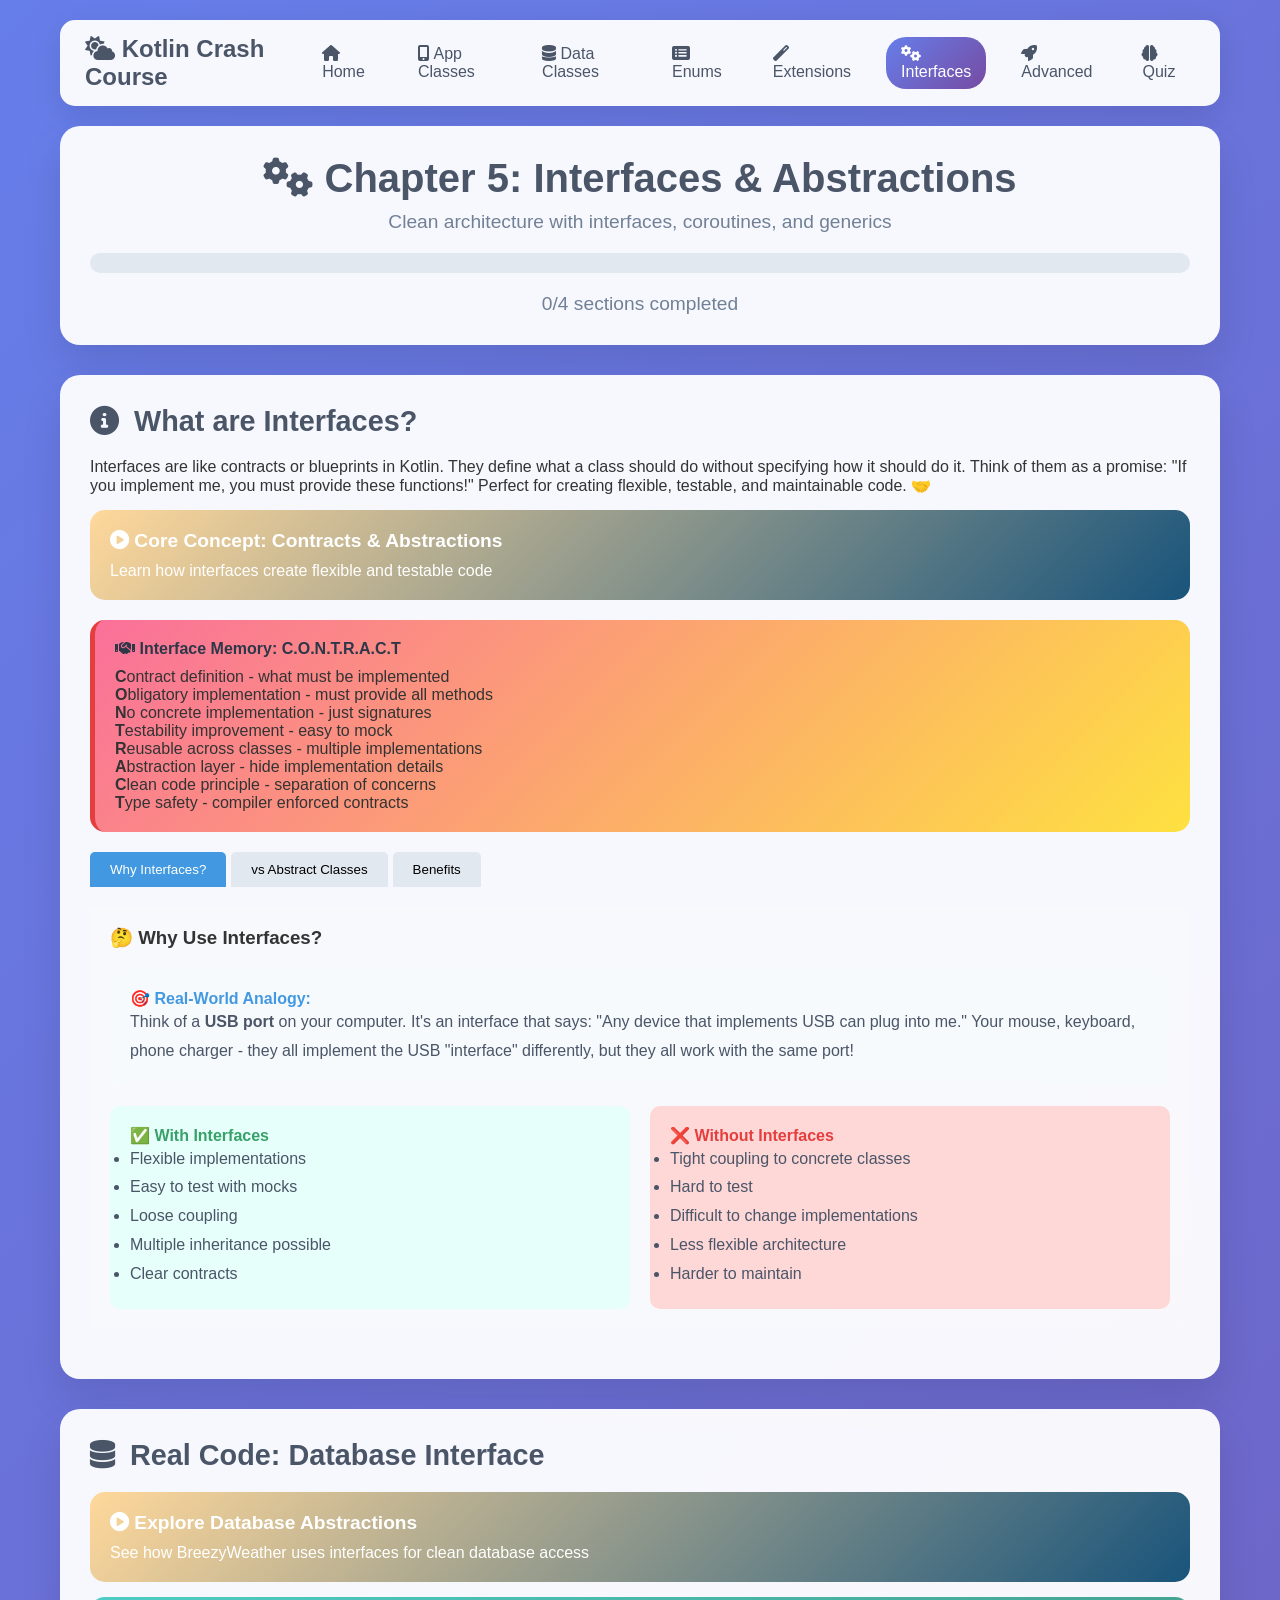
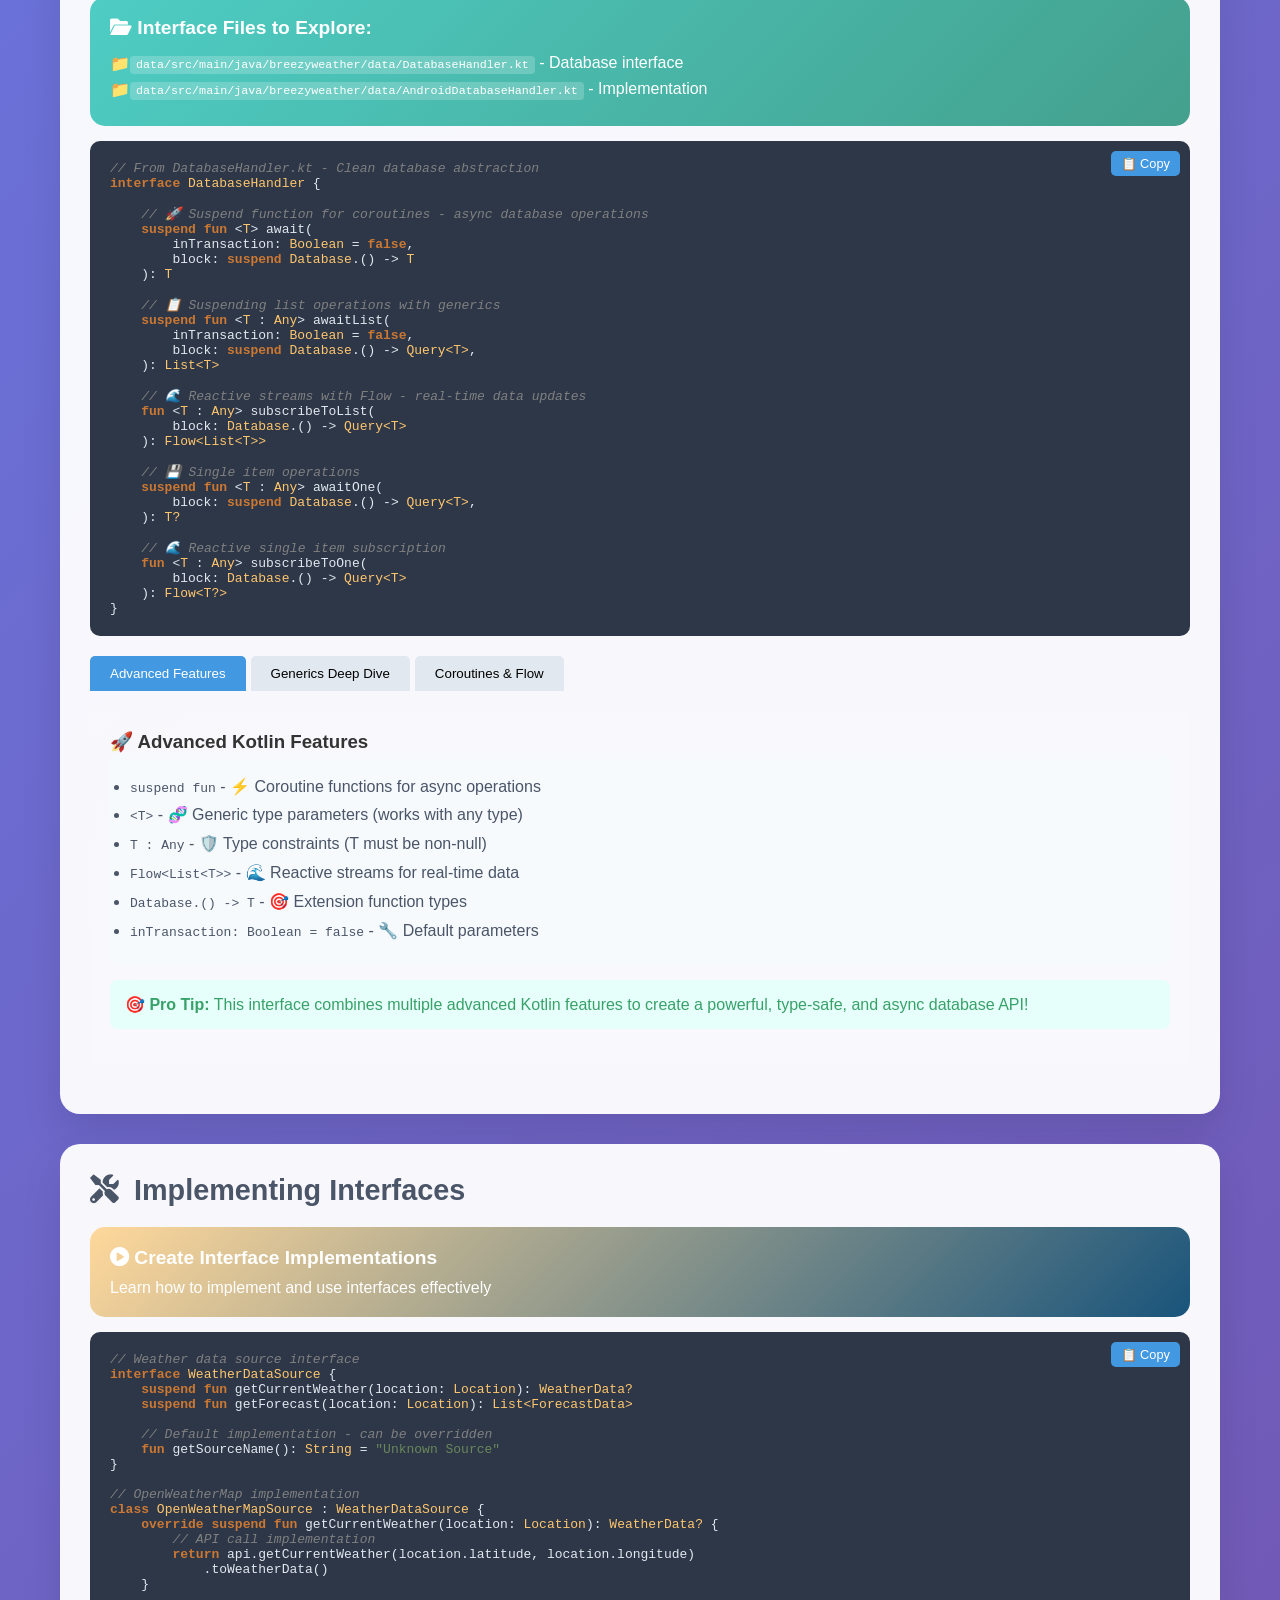
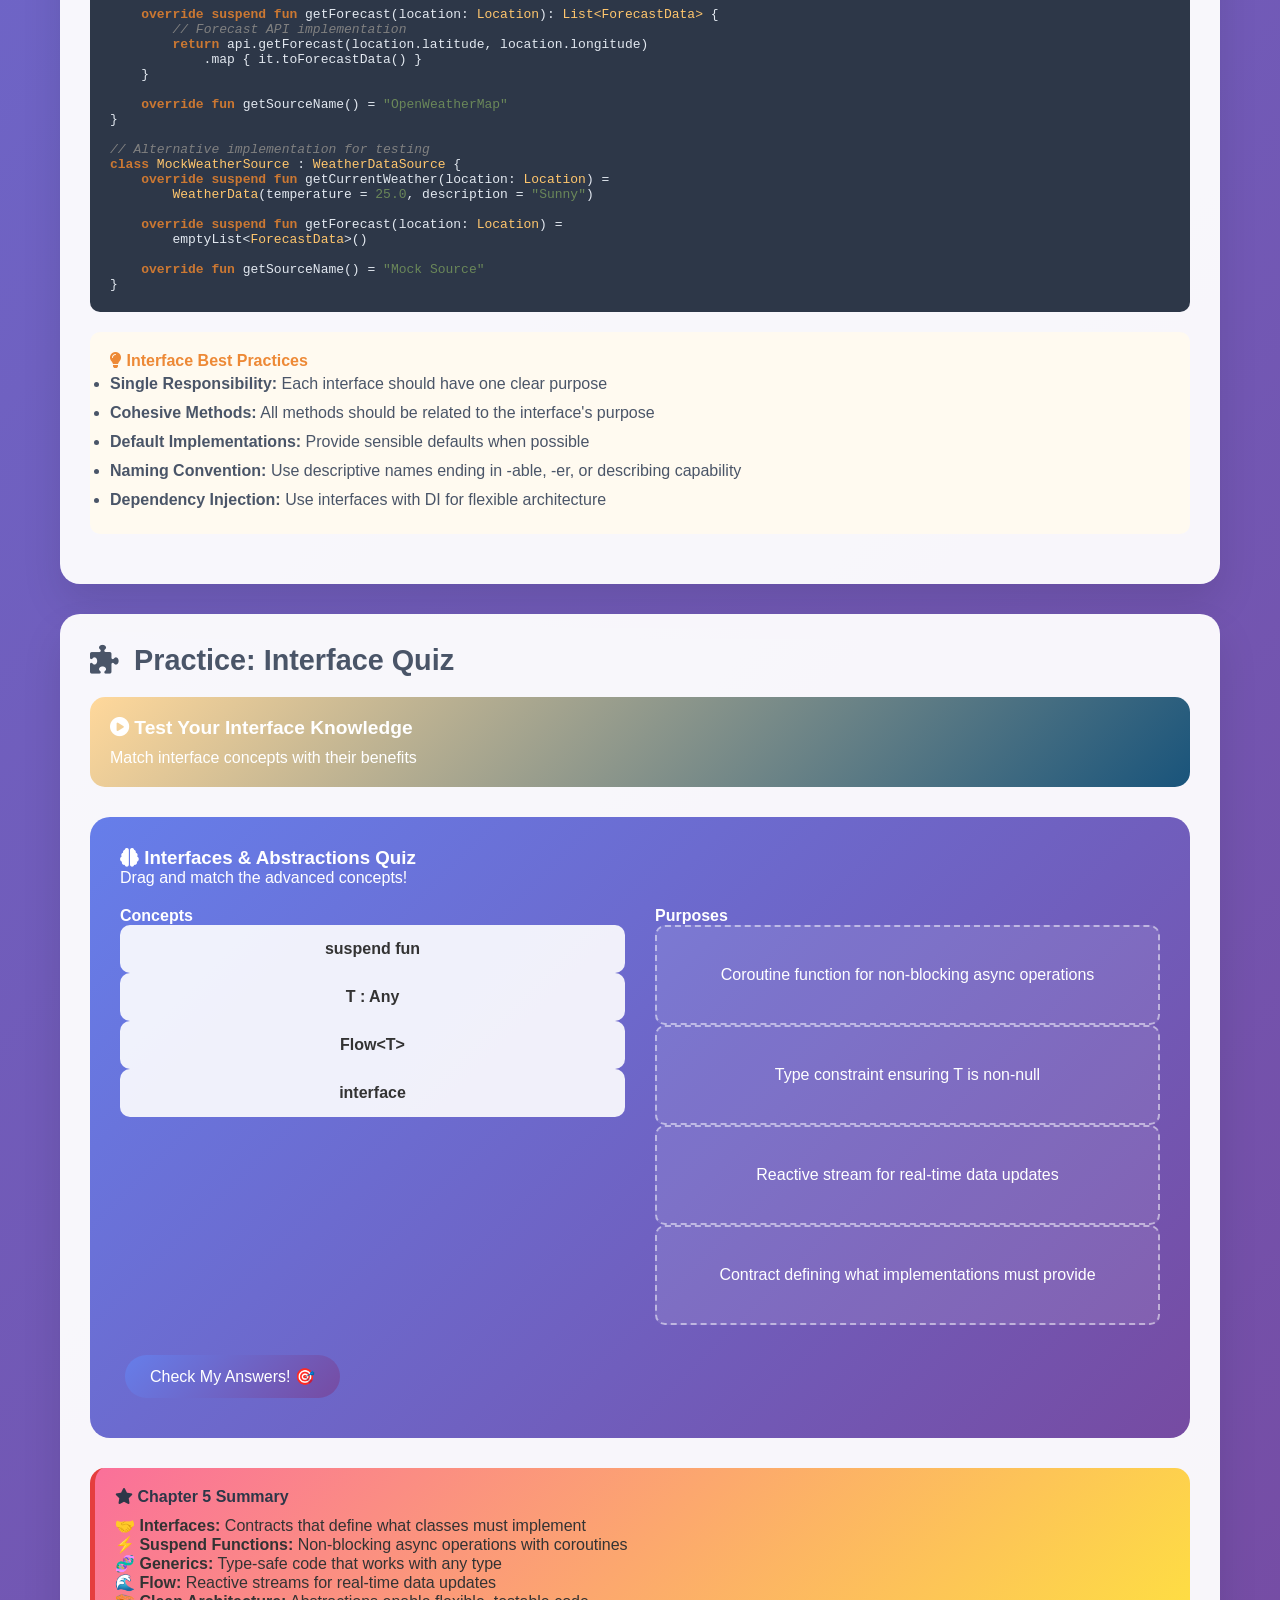
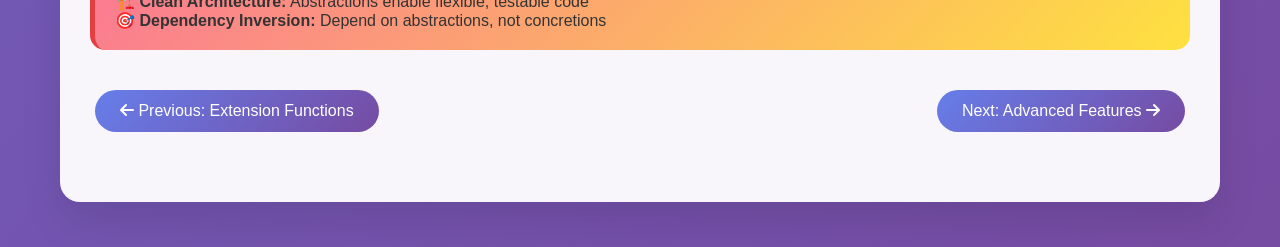
<file: kotlin-crash-course/chapter5.html>
<!DOCTYPE html>
<html lang="en">

<head>
    <meta charset="UTF-8">
    <meta name="viewport" content="width=device-width, initial-scale=1.0">
    <title>Chapter 5: Interfaces & Abstractions - Kotlin Crash Course</title>
    <link href="https://cdnjs.cloudflare.com/ajax/libs/font-awesome/6.0.0/css/all.min.css" rel="stylesheet">
    <link rel="stylesheet" href="styles.css">
</head>

<body>
    <div class="container">
        <div class="header">
            <h1><i class="fas fa-cogs"></i> Chapter 5: Interfaces & Abstractions</h1>
            <p>Clean architecture with interfaces, coroutines, and generics</p>
            <div class="progress-bar">
                <div class="progress-fill" id="chapterProgress" style="width: 0%"></div>
            </div>
            <p id="progressText">0/4 sections completed</p>
        </div>

        <div class="learning-section">
            <h2 class="section-title">
                <i class="fas fa-info-circle"></i>
                What are Interfaces?
            </h2>

            <p>Interfaces are like contracts or blueprints in Kotlin. They define what a class should do without
                specifying how it should do it. Think of them as a promise: "If you implement me, you must provide these
                functions!" Perfect for creating flexible, testable, and maintainable code. 🤝</p>

            <div class="concept-card" onclick="completeSection('interface-basics')">
                <h4><i class="fas fa-play-circle"></i> Core Concept: Contracts & Abstractions</h4>
                <p>Learn how interfaces create flexible and testable code</p>
            </div>

            <div class="memory-hack">
                <h4><i class="fas fa-handshake"></i> Interface Memory: C.O.N.T.R.A.C.T</h4>
                <p><strong>C</strong>ontract definition - what must be implemented</p>
                <p><strong>O</strong>bligatory implementation - must provide all methods</p>
                <p><strong>N</strong>o concrete implementation - just signatures</p>
                <p><strong>T</strong>estability improvement - easy to mock</p>
                <p><strong>R</strong>eusable across classes - multiple implementations</p>
                <p><strong>A</strong>bstraction layer - hide implementation details</p>
                <p><strong>C</strong>lean code principle - separation of concerns</p>
                <p><strong>T</strong>ype safety - compiler enforced contracts</p>
            </div>

            <div class="tab-container">
                <div class="tab-buttons">
                    <button class="tab-btn active" onclick="switchTab('why-interfaces')">Why Interfaces?</button>
                    <button class="tab-btn" onclick="switchTab('vs-classes')">vs Abstract Classes</button>
                    <button class="tab-btn" onclick="switchTab('benefits')">Benefits</button>
                </div>

                <div class="tab-content active" id="why-interfaces">
                    <h3>🤔 Why Use Interfaces?</h3>
                    <div style="background: #f7fafc; padding: 20px; border-radius: 10px; margin: 20px 0;">
                        <h4 style="color: #4299e1;">🎯 Real-World Analogy:</h4>
                        <p style="color: #4a5568; line-height: 1.8;">Think of a <strong>USB port</strong> on your
                            computer. It's an interface that says: "Any device that implements USB can plug into me."
                            Your mouse, keyboard, phone charger - they all implement the USB "interface" differently,
                            but they all work with the same port!</p>
                    </div>
                    <div style="display: grid; grid-template-columns: 1fr 1fr; gap: 20px;">
                        <div style="background: #e6fffa; padding: 20px; border-radius: 10px;">
                            <h4 style="color: #38a169;">✅ With Interfaces</h4>
                            <ul style="color: #4a5568; line-height: 1.8;">
                                <li>Flexible implementations</li>
                                <li>Easy to test with mocks</li>
                                <li>Loose coupling</li>
                                <li>Multiple inheritance possible</li>
                                <li>Clear contracts</li>
                            </ul>
                        </div>
                        <div style="background: #fed7d7; padding: 20px; border-radius: 10px;">
                            <h4 style="color: #e53e3e;">❌ Without Interfaces</h4>
                            <ul style="color: #4a5568; line-height: 1.8;">
                                <li>Tight coupling to concrete classes</li>
                                <li>Hard to test</li>
                                <li>Difficult to change implementations</li>
                                <li>Less flexible architecture</li>
                                <li>Harder to maintain</li>
                            </ul>
                        </div>
                    </div>
                </div>

                <div class="tab-content" id="vs-classes">
                    <h3>⚖️ Interface vs Abstract Class</h3>
                    <div style="display: grid; grid-template-columns: 1fr 1fr; gap: 20px; margin: 20px 0;">
                        <div style="background: #e6fffa; padding: 20px; border-radius: 10px;">
                            <h4 style="color: #38a169;">🔗 Interface</h4>
                            <div class="code-example" style="margin: 10px 0;">
                                <pre style="font-size: 0.8em;"><span class="kotlin-keyword">interface</span> <span class="kotlin-type">Drawable</span> {
    <span class="kotlin-keyword">fun</span> draw()
    <span class="kotlin-keyword">fun</span> getArea(): <span class="kotlin-type">Double</span>
    
    <span class="kotlin-comment">// Can have default implementation</span>
    <span class="kotlin-keyword">fun</span> describe() = <span class="kotlin-string">"Shape"</span>
}</pre>
                            </div>
                            <ul style="color: #4a5568; font-size: 0.9em;">
                                <li>Only abstract by default</li>
                                <li>Multiple inheritance</li>
                                <li>No constructor</li>
                                <li>Can have default methods</li>
                            </ul>
                        </div>
                        <div style="background: #fff3cd; padding: 20px; border-radius: 10px;">
                            <h4 style="color: #ed8936;">🏗️ Abstract Class</h4>
                            <div class="code-example" style="margin: 10px 0;">
                                <pre style="font-size: 0.8em;"><span class="kotlin-keyword">abstract class</span> <span class="kotlin-type">Shape</span> {
    <span class="kotlin-keyword">abstract fun</span> draw()
    <span class="kotlin-keyword">var</span> color: <span class="kotlin-type">String</span> = <span class="kotlin-string">"blue"</span>
    
    <span class="kotlin-comment">// Concrete implementation</span>
    <span class="kotlin-keyword">fun</span> move() { <span class="kotlin-comment">/*...*/</span> }
}</pre>
                            </div>
                            <ul style="color: #4a5568; font-size: 0.9em;">
                                <li>Can mix abstract/concrete</li>
                                <li>Single inheritance only</li>
                                <li>Can have constructor</li>
                                <li>Can store state</li>
                            </ul>
                        </div>
                    </div>
                    <div style="background: #e6fffa; padding: 15px; border-radius: 8px; margin: 15px 0;">
                        <p style="color: #38a169; margin: 0;"><strong>💡 Rule of Thumb:</strong> Use interfaces for "can
                            do" relationships (Flyable, Drawable) and abstract classes for "is a" relationships (Animal,
                            Vehicle).</p>
                    </div>
                </div>

                <div class="tab-content" id="benefits">
                    <h3>✨ Benefits of Interfaces</h3>
                    <div
                        style="background: #e6fffa; padding: 20px; border-radius: 10px; margin: 15px 0; border-left: 4px solid #38a169;">
                        <h4 style="color: #38a169;">🚀 Architecture Benefits:</h4>
                        <ul style="color: #4a5568; line-height: 1.8;">
                            <li><strong>Dependency Inversion:</strong> Depend on abstractions, not concretions</li>
                            <li><strong>Open/Closed Principle:</strong> Open for extension, closed for modification</li>
                            <li><strong>Single Responsibility:</strong> Each interface has one clear purpose</li>
                            <li><strong>Interface Segregation:</strong> Many specific interfaces > one general</li>
                        </ul>
                    </div>
                    <div
                        style="background: #fff3cd; padding: 20px; border-radius: 10px; margin: 15px 0; border-left: 4px solid #ed8936;">
                        <h4 style="color: #ed8936;">🧪 Testing Benefits:</h4>
                        <ul style="color: #4a5568; line-height: 1.8;">
                            <li><strong>Mockability:</strong> Easy to create test doubles</li>
                            <li><strong>Isolation:</strong> Test classes in isolation</li>
                            <li><strong>Fast Tests:</strong> No need for real implementations</li>
                            <li><strong>Reliability:</strong> Consistent test behavior</li>
                        </ul>
                    </div>
                </div>
            </div>
        </div>

        <div class="learning-section">
            <h2 class="section-title">
                <i class="fas fa-database"></i>
                Real Code: Database Interface
            </h2>

            <div class="concept-card" onclick="completeSection('database-interface')">
                <h4><i class="fas fa-play-circle"></i> Explore Database Abstractions</h4>
                <p>See how BreezyWeather uses interfaces for clean database access</p>
            </div>

            <div class="file-explore-card">
                <h4><i class="fas fa-folder-open"></i> Interface Files to Explore:</h4>
                <ul>
                    <li><code>data/src/main/java/breezyweather/data/DatabaseHandler.kt</code> - Database interface</li>
                    <li><code>data/src/main/java/breezyweather/data/AndroidDatabaseHandler.kt</code> - Implementation
                    </li>
                </ul>
            </div>

            <div class="code-example">
                <button class="copy-btn" onclick="copyCode(this)">📋 Copy</button>
                <pre><span class="kotlin-comment">// From DatabaseHandler.kt - Clean database abstraction</span>
<span class="kotlin-keyword">interface</span> <span class="kotlin-type">DatabaseHandler</span> {

    <span class="kotlin-comment">// 🚀 Suspend function for coroutines - async database operations</span>
    <span class="kotlin-keyword">suspend fun</span> &lt;<span class="kotlin-type">T</span>&gt; await(
        inTransaction: <span class="kotlin-type">Boolean</span> = <span class="kotlin-keyword">false</span>, 
        block: <span class="kotlin-keyword">suspend</span> <span class="kotlin-type">Database</span>.() -> <span class="kotlin-type">T</span>
    ): <span class="kotlin-type">T</span>

    <span class="kotlin-comment">// 📋 Suspending list operations with generics</span>
    <span class="kotlin-keyword">suspend fun</span> &lt;<span class="kotlin-type">T</span> : <span class="kotlin-type">Any</span>&gt; awaitList(
        inTransaction: <span class="kotlin-type">Boolean</span> = <span class="kotlin-keyword">false</span>,
        block: <span class="kotlin-keyword">suspend</span> <span class="kotlin-type">Database</span>.() -> <span class="kotlin-type">Query&lt;T&gt;</span>,
    ): <span class="kotlin-type">List&lt;T&gt;</span>

    <span class="kotlin-comment">// 🌊 Reactive streams with Flow - real-time data updates</span>
    <span class="kotlin-keyword">fun</span> &lt;<span class="kotlin-type">T</span> : <span class="kotlin-type">Any</span>&gt; subscribeToList(
        block: <span class="kotlin-type">Database</span>.() -> <span class="kotlin-type">Query&lt;T&gt;</span>
    ): <span class="kotlin-type">Flow&lt;List&lt;T&gt;&gt;</span>

    <span class="kotlin-comment">// 💾 Single item operations</span>
    <span class="kotlin-keyword">suspend fun</span> &lt;<span class="kotlin-type">T</span> : <span class="kotlin-type">Any</span>&gt; awaitOne(
        block: <span class="kotlin-keyword">suspend</span> <span class="kotlin-type">Database</span>.() -> <span class="kotlin-type">Query&lt;T&gt;</span>,
    ): <span class="kotlin-type">T?</span>

    <span class="kotlin-comment">// 🌊 Reactive single item subscription</span>
    <span class="kotlin-keyword">fun</span> &lt;<span class="kotlin-type">T</span> : <span class="kotlin-type">Any</span>&gt; subscribeToOne(
        block: <span class="kotlin-type">Database</span>.() -> <span class="kotlin-type">Query&lt;T&gt;</span>
    ): <span class="kotlin-type">Flow&lt;T?&gt;</span>
}</pre>
            </div>

            <div class="tab-container">
                <div class="tab-buttons">
                    <button class="tab-btn active" onclick="switchTab('advanced-features')">Advanced Features</button>
                    <button class="tab-btn" onclick="switchTab('generics-deep-dive')">Generics Deep Dive</button>
                    <button class="tab-btn" onclick="switchTab('coroutines-flow')">Coroutines & Flow</button>
                </div>

                <div class="tab-content active" id="advanced-features">
                    <h3>🚀 Advanced Kotlin Features</h3>
                    <div style="background: #f7fafc; padding: 20px; border-radius: 10px;">
                        <ul style="color: #4a5568; line-height: 1.8;">
                            <li><code>suspend fun</code> - ⚡ Coroutine functions for async operations</li>
                            <li><code>&lt;T&gt;</code> - 🧬 Generic type parameters (works with any type)</li>
                            <li><code>T : Any</code> - 🛡️ Type constraints (T must be non-null)</li>
                            <li><code>Flow&lt;List&lt;T&gt;&gt;</code> - 🌊 Reactive streams for real-time data</li>
                            <li><code>Database.() -> T</code> - 🎯 Extension function types</li>
                            <li><code>inTransaction: Boolean = false</code> - 🔧 Default parameters</li>
                        </ul>
                    </div>
                    <div style="background: #e6fffa; padding: 15px; border-radius: 8px; margin: 15px 0;">
                        <p style="color: #38a169; margin: 0;"><strong>🎯 Pro Tip:</strong> This interface combines
                            multiple advanced Kotlin features to create a powerful, type-safe, and async database API!
                        </p>
                    </div>
                </div>

                <div class="tab-content" id="generics-deep-dive">
                    <h3>🧬 Generics Explained</h3>
                    <p>Generics allow you to write code that works with any type while maintaining type safety:</p>
                    <div class="code-example">
                        <pre><span class="kotlin-comment">// Generic function breakdown</span>
<span class="kotlin-keyword">suspend fun</span> &lt;<span style="background: #ffd700; color: #333; padding: 2px;">T : Any</span>&gt; awaitList(
    inTransaction: <span class="kotlin-type">Boolean</span> = <span class="kotlin-keyword">false</span>,
    block: <span class="kotlin-keyword">suspend</span> <span class="kotlin-type">Database</span>.() -> <span class="kotlin-type">Query&lt;T&gt;</span>,
): <span class="kotlin-type">List&lt;T&gt;</span>

<span class="kotlin-comment">// Usage examples - same function, different types!</span>
<span class="kotlin-keyword">val</span> locations: <span class="kotlin-type">List&lt;Location&gt;</span> = db.awaitList { 
    locationQueries.selectAll() 
}

<span class="kotlin-keyword">val</span> weatherData: <span class="kotlin-type">List&lt;WeatherEntity&gt;</span> = db.awaitList { 
    weatherQueries.selectAll() 
}</pre>
                    </div>
                    <div style="background: #f7fafc; padding: 20px; border-radius: 10px; margin: 15px 0;">
                        <h4 style="color: #4299e1;">🔍 Generic Constraints:</h4>
                        <ul style="color: #4a5568; line-height: 1.8;">
                            <li><code>T : Any</code> - T must be non-null</li>
                            <li><code>T : Comparable&lt;T&gt;</code> - T must be comparable</li>
                            <li><code>T : Serializable</code> - T must be serializable</li>
                            <li><code>T : WeatherData</code> - T must extend WeatherData</li>
                        </ul>
                    </div>
                </div>

                <div class="tab-content" id="coroutines-flow">
                    <h3>🌊 Coroutines & Flow</h3>
                    <p>Modern asynchronous programming in Kotlin:</p>
                    <div class="code-example">
                        <pre><span class="kotlin-comment">// Suspend functions for async operations</span>
<span class="kotlin-keyword">suspend fun</span> loadWeatherData(): <span class="kotlin-type">WeatherData</span> {
    <span class="kotlin-keyword">return</span> databaseHandler.awaitOne {
        weatherQueries.getLatest()
    } ?: <span class="kotlin-type">WeatherData</span>.empty()
}

<span class="kotlin-comment">// Flow for reactive data streams</span>
<span class="kotlin-keyword">fun</span> observeWeatherData(): <span class="kotlin-type">Flow&lt;WeatherData?&gt;</span> {
    <span class="kotlin-keyword">return</span> databaseHandler.subscribeToOne {
        weatherQueries.getLatest()
    }
}

<span class="kotlin-comment">// Usage in UI</span>
<span class="kotlin-keyword">class</span> <span class="kotlin-type">WeatherViewModel</span> {
    <span class="kotlin-keyword">val</span> weatherData = observeWeatherData()
        .stateIn(viewModelScope, SharingStarted.Lazily, <span class="kotlin-keyword">null</span>)
}</pre>
                    </div>
                    <div style="background: #e6fffa; padding: 15px; border-radius: 8px; margin: 15px 0;">
                        <h4 style="color: #38a169;">🎯 Benefits:</h4>
                        <ul style="color: #4a5568;">
                            <li><strong>Non-blocking:</strong> UI stays responsive</li>
                            <li><strong>Reactive:</strong> UI updates automatically when data changes</li>
                            <li><strong>Efficient:</strong> Only updates when necessary</li>
                            <li><strong>Lifecycle-aware:</strong> Handles Android lifecycle automatically</li>
                        </ul>
                    </div>
                </div>
            </div>
        </div>

        <div class="learning-section">
            <h2 class="section-title">
                <i class="fas fa-tools"></i>
                Implementing Interfaces
            </h2>

            <div class="concept-card" onclick="completeSection('implementation')">
                <h4><i class="fas fa-play-circle"></i> Create Interface Implementations</h4>
                <p>Learn how to implement and use interfaces effectively</p>
            </div>

            <div class="code-example">
                <button class="copy-btn" onclick="copyCode(this)">📋 Copy</button>
                <pre><span class="kotlin-comment">// Weather data source interface</span>
<span class="kotlin-keyword">interface</span> <span class="kotlin-type">WeatherDataSource</span> {
    <span class="kotlin-keyword">suspend fun</span> getCurrentWeather(location: <span class="kotlin-type">Location</span>): <span class="kotlin-type">WeatherData?</span>
    <span class="kotlin-keyword">suspend fun</span> getForecast(location: <span class="kotlin-type">Location</span>): <span class="kotlin-type">List&lt;ForecastData&gt;</span>
    
    <span class="kotlin-comment">// Default implementation - can be overridden</span>
    <span class="kotlin-keyword">fun</span> getSourceName(): <span class="kotlin-type">String</span> = <span class="kotlin-string">"Unknown Source"</span>
}

<span class="kotlin-comment">// OpenWeatherMap implementation</span>
<span class="kotlin-keyword">class</span> <span class="kotlin-type">OpenWeatherMapSource</span> : <span class="kotlin-type">WeatherDataSource</span> {
    <span class="kotlin-keyword">override suspend fun</span> getCurrentWeather(location: <span class="kotlin-type">Location</span>): <span class="kotlin-type">WeatherData?</span> {
        <span class="kotlin-comment">// API call implementation</span>
        <span class="kotlin-keyword">return</span> api.getCurrentWeather(location.latitude, location.longitude)
            .toWeatherData()
    }
    
    <span class="kotlin-keyword">override suspend fun</span> getForecast(location: <span class="kotlin-type">Location</span>): <span class="kotlin-type">List&lt;ForecastData&gt;</span> {
        <span class="kotlin-comment">// Forecast API implementation</span>
        <span class="kotlin-keyword">return</span> api.getForecast(location.latitude, location.longitude)
            .map { it.toForecastData() }
    }
    
    <span class="kotlin-keyword">override fun</span> getSourceName() = <span class="kotlin-string">"OpenWeatherMap"</span>
}

<span class="kotlin-comment">// Alternative implementation for testing</span>
<span class="kotlin-keyword">class</span> <span class="kotlin-type">MockWeatherSource</span> : <span class="kotlin-type">WeatherDataSource</span> {
    <span class="kotlin-keyword">override suspend fun</span> getCurrentWeather(location: <span class="kotlin-type">Location</span>) = 
        <span class="kotlin-type">WeatherData</span>(temperature = <span class="kotlin-string">25.0</span>, description = <span class="kotlin-string">"Sunny"</span>)
        
    <span class="kotlin-keyword">override suspend fun</span> getForecast(location: <span class="kotlin-type">Location</span>) = 
        emptyList&lt;<span class="kotlin-type">ForecastData</span>&gt;()
        
    <span class="kotlin-keyword">override fun</span> getSourceName() = <span class="kotlin-string">"Mock Source"</span>
}</pre>
            </div>

            <div style="background: #fffaf0; padding: 20px; border-radius: 10px; margin: 20px 0;">
                <h4 style="color: #ed8936;"><i class="fas fa-lightbulb"></i> Interface Best Practices</h4>
                <ul style="color: #4a5568; line-height: 1.8;">
                    <li><strong>Single Responsibility:</strong> Each interface should have one clear purpose</li>
                    <li><strong>Cohesive Methods:</strong> All methods should be related to the interface's purpose</li>
                    <li><strong>Default Implementations:</strong> Provide sensible defaults when possible</li>
                    <li><strong>Naming Convention:</strong> Use descriptive names ending in -able, -er, or describing
                        capability</li>
                    <li><strong>Dependency Injection:</strong> Use interfaces with DI for flexible architecture</li>
                </ul>
            </div>
        </div>

        <div class="learning-section">
            <h2 class="section-title">
                <i class="fas fa-puzzle-piece"></i>
                Practice: Interface Quiz
            </h2>

            <div class="concept-card" onclick="completeSection('practice')">
                <h4><i class="fas fa-play-circle"></i> Test Your Interface Knowledge</h4>
                <p>Match interface concepts with their benefits</p>
            </div>

            <div class="quiz-section">
                <h3><i class="fas fa-brain"></i> Interfaces & Abstractions Quiz</h3>
                <p>Drag and match the advanced concepts!</p>

                <div class="drag-drop-area">
                    <div>
                        <h4>Concepts</h4>
                        <div class="drag-item" draggable="true" data-concept="suspend-fun">suspend fun</div>
                        <div class="drag-item" draggable="true" data-concept="generics">T : Any</div>
                        <div class="drag-item" draggable="true" data-concept="flow">Flow&lt;T&gt;</div>
                        <div class="drag-item" draggable="true" data-concept="interface">interface</div>
                    </div>
                    <div>
                        <h4>Purposes</h4>
                        <div class="drop-zone" data-answer="suspend-fun">
                            Coroutine function for non-blocking async operations
                        </div>
                        <div class="drop-zone" data-answer="generics">
                            Type constraint ensuring T is non-null
                        </div>
                        <div class="drop-zone" data-answer="flow">
                            Reactive stream for real-time data updates
                        </div>
                        <div class="drop-zone" data-answer="interface">
                            Contract defining what implementations must provide
                        </div>
                    </div>
                </div>

                <button class="btn" onclick="checkQuizAnswers(5)">Check My Answers! 🎯</button>
                <div id="quizResult5"></div>
            </div>

            <div class="memory-hack">
                <h4><i class="fas fa-star"></i> Chapter 5 Summary</h4>
                <p><strong>🤝 Interfaces:</strong> Contracts that define what classes must implement</p>
                <p><strong>⚡ Suspend Functions:</strong> Non-blocking async operations with coroutines</p>
                <p><strong>🧬 Generics:</strong> Type-safe code that works with any type</p>
                <p><strong>🌊 Flow:</strong> Reactive streams for real-time data updates</p>
                <p><strong>🏗️ Clean Architecture:</strong> Abstractions enable flexible, testable code</p>
                <p><strong>🎯 Dependency Inversion:</strong> Depend on abstractions, not concretions</p>
            </div>

            <div style="display: flex; justify-content: space-between; margin: 30px 0;">
                <button class="btn" onclick="navigateToChapter('chapter4.html')">
                    <i class="fas fa-arrow-left"></i> Previous: Extension Functions
                </button>
                <button class="btn" onclick="navigateToChapter('chapter6.html')">
                    Next: Advanced Features <i class="fas fa-arrow-right"></i>
                </button>
            </div>
        </div>
    </div>

    <div class="achievement" id="achievement">
        <h3><i class="fas fa-trophy"></i> Achievement Unlocked!</h3>
        <p id="achievementText">Interface Architect! 🏗️</p>
    </div>

    <script src="navigation.js"></script>
    <script src="script.js"></script>
    <script>
        let sectionsCompleted = 0;
        const totalSections = 4;

        function completeSection(sectionName) {
            if (sectionsCompleted < totalSections) {
                sectionsCompleted++;
                updateChapterProgress(5, sectionsCompleted, totalSections);
                updateProgressBar();

                if (typeof learnConcept === 'function') {
                    learnConcept('interfaces');
                }

                if (sectionsCompleted === totalSections) {
                    showAchievement('Chapter 5 Complete! Interface Architecture Master! 🏗️');
                }
            }
        }

        function updateProgressBar() {
            const percentage = (sectionsCompleted / totalSections) * 100;
            document.getElementById('chapterProgress').style.width = percentage + '%';
            document.getElementById('progressText').textContent = `${sectionsCompleted}/${totalSections} sections completed`;
        }

        // Initialize progress
        document.addEventListener('DOMContentLoaded', function () {
            updateProgressBar();
        });
    </script>
</body>

</html>
</file>
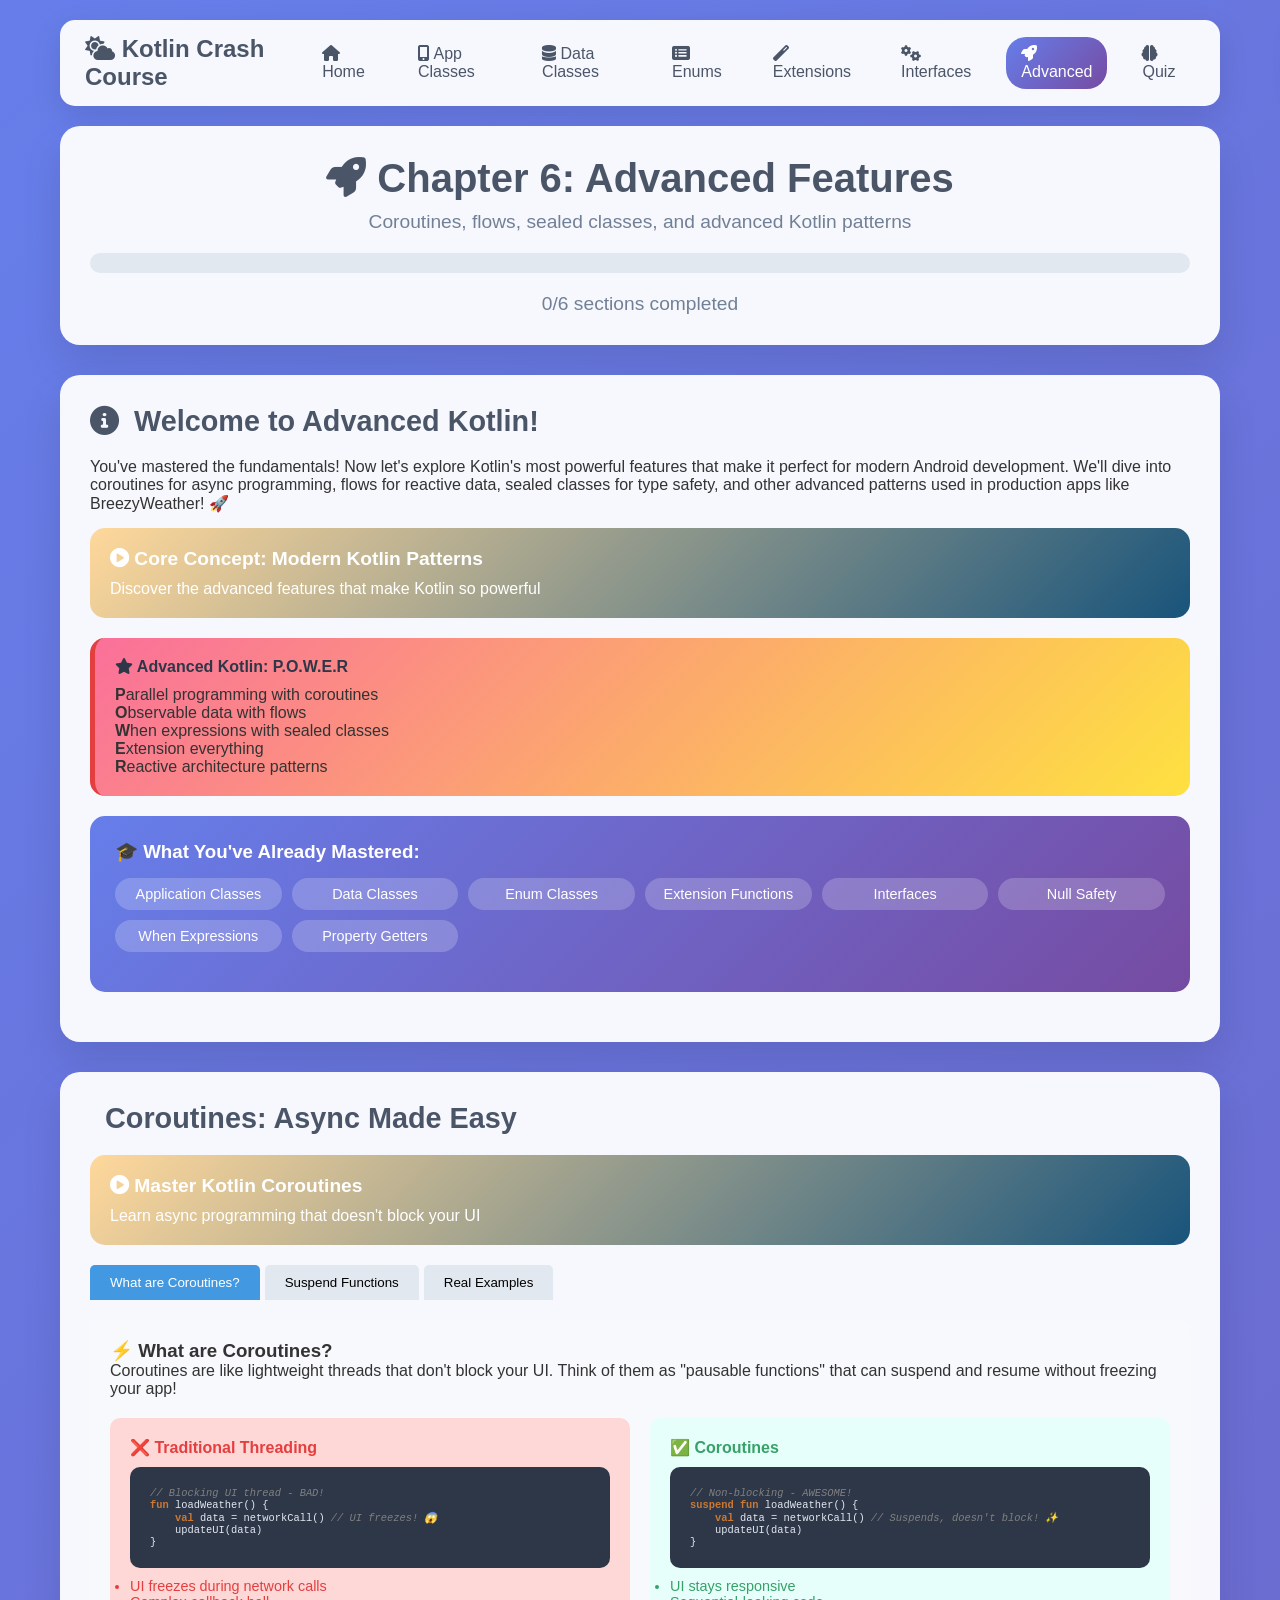
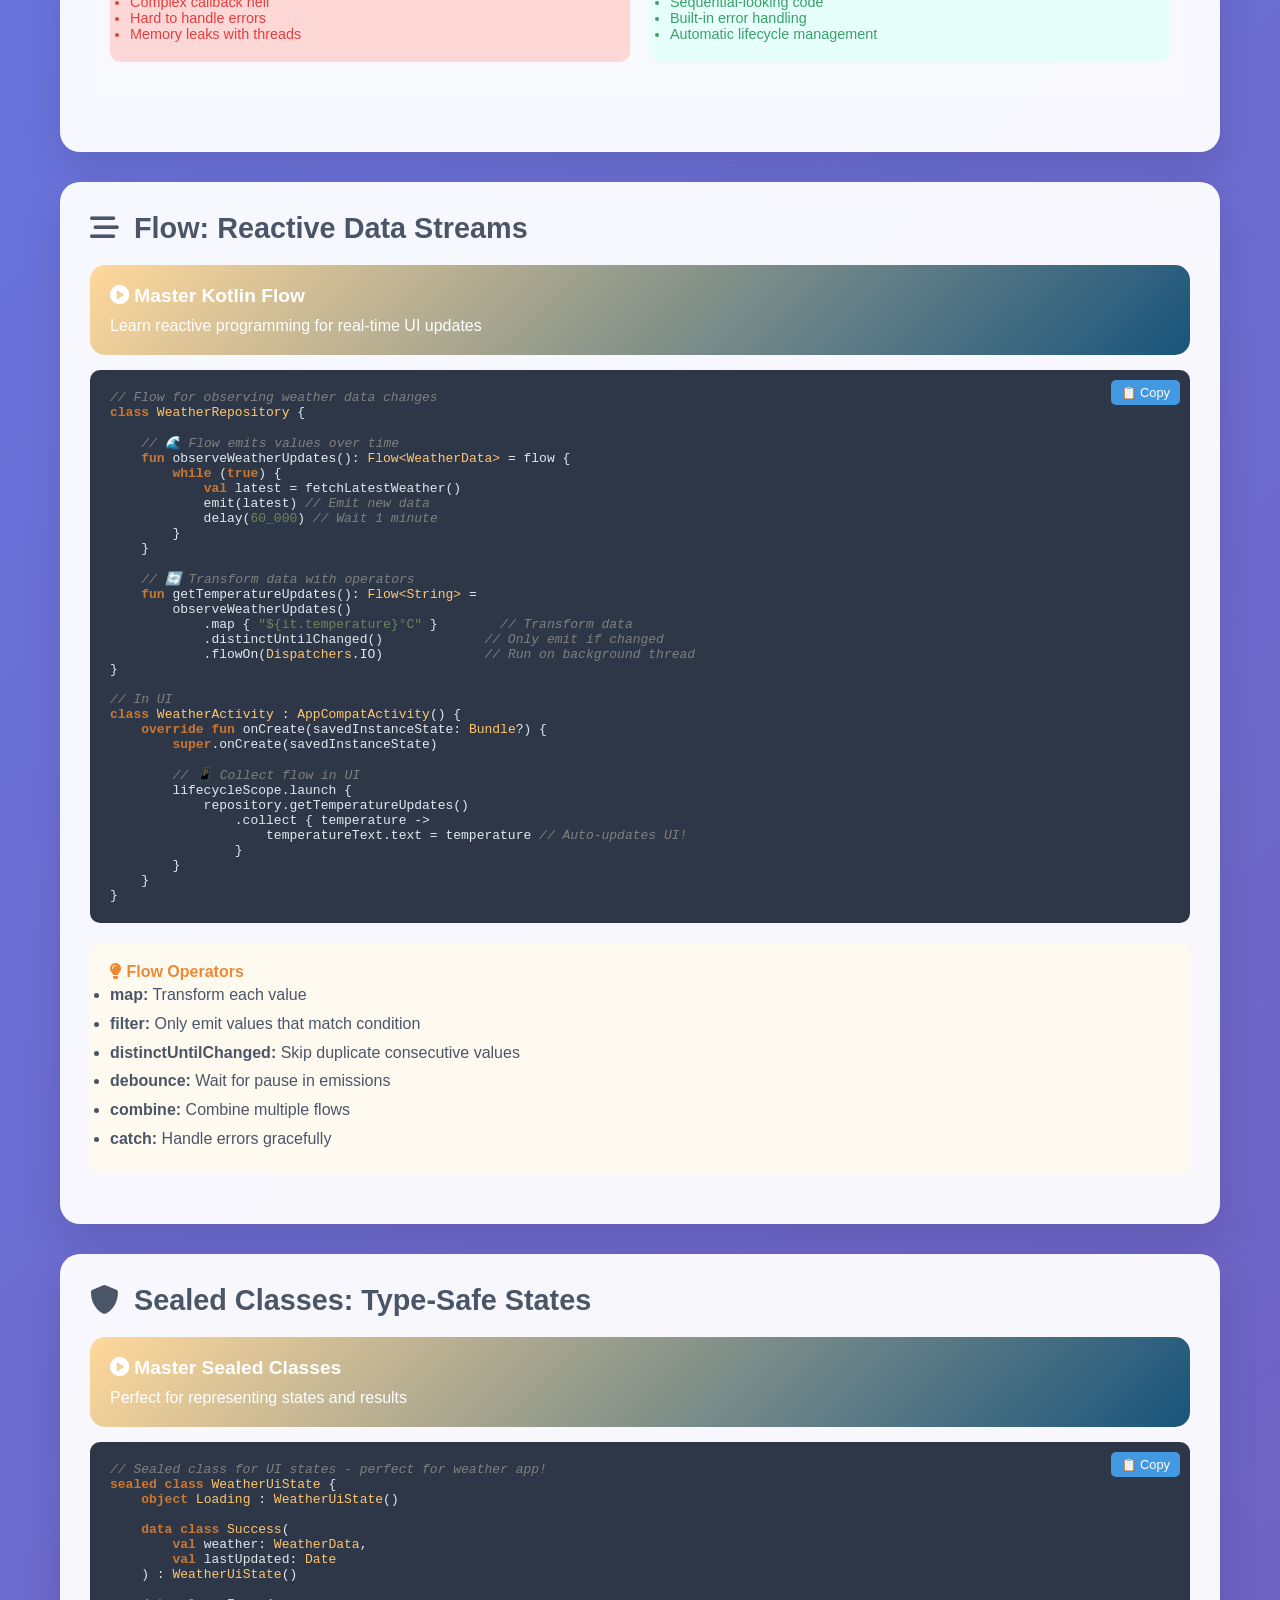
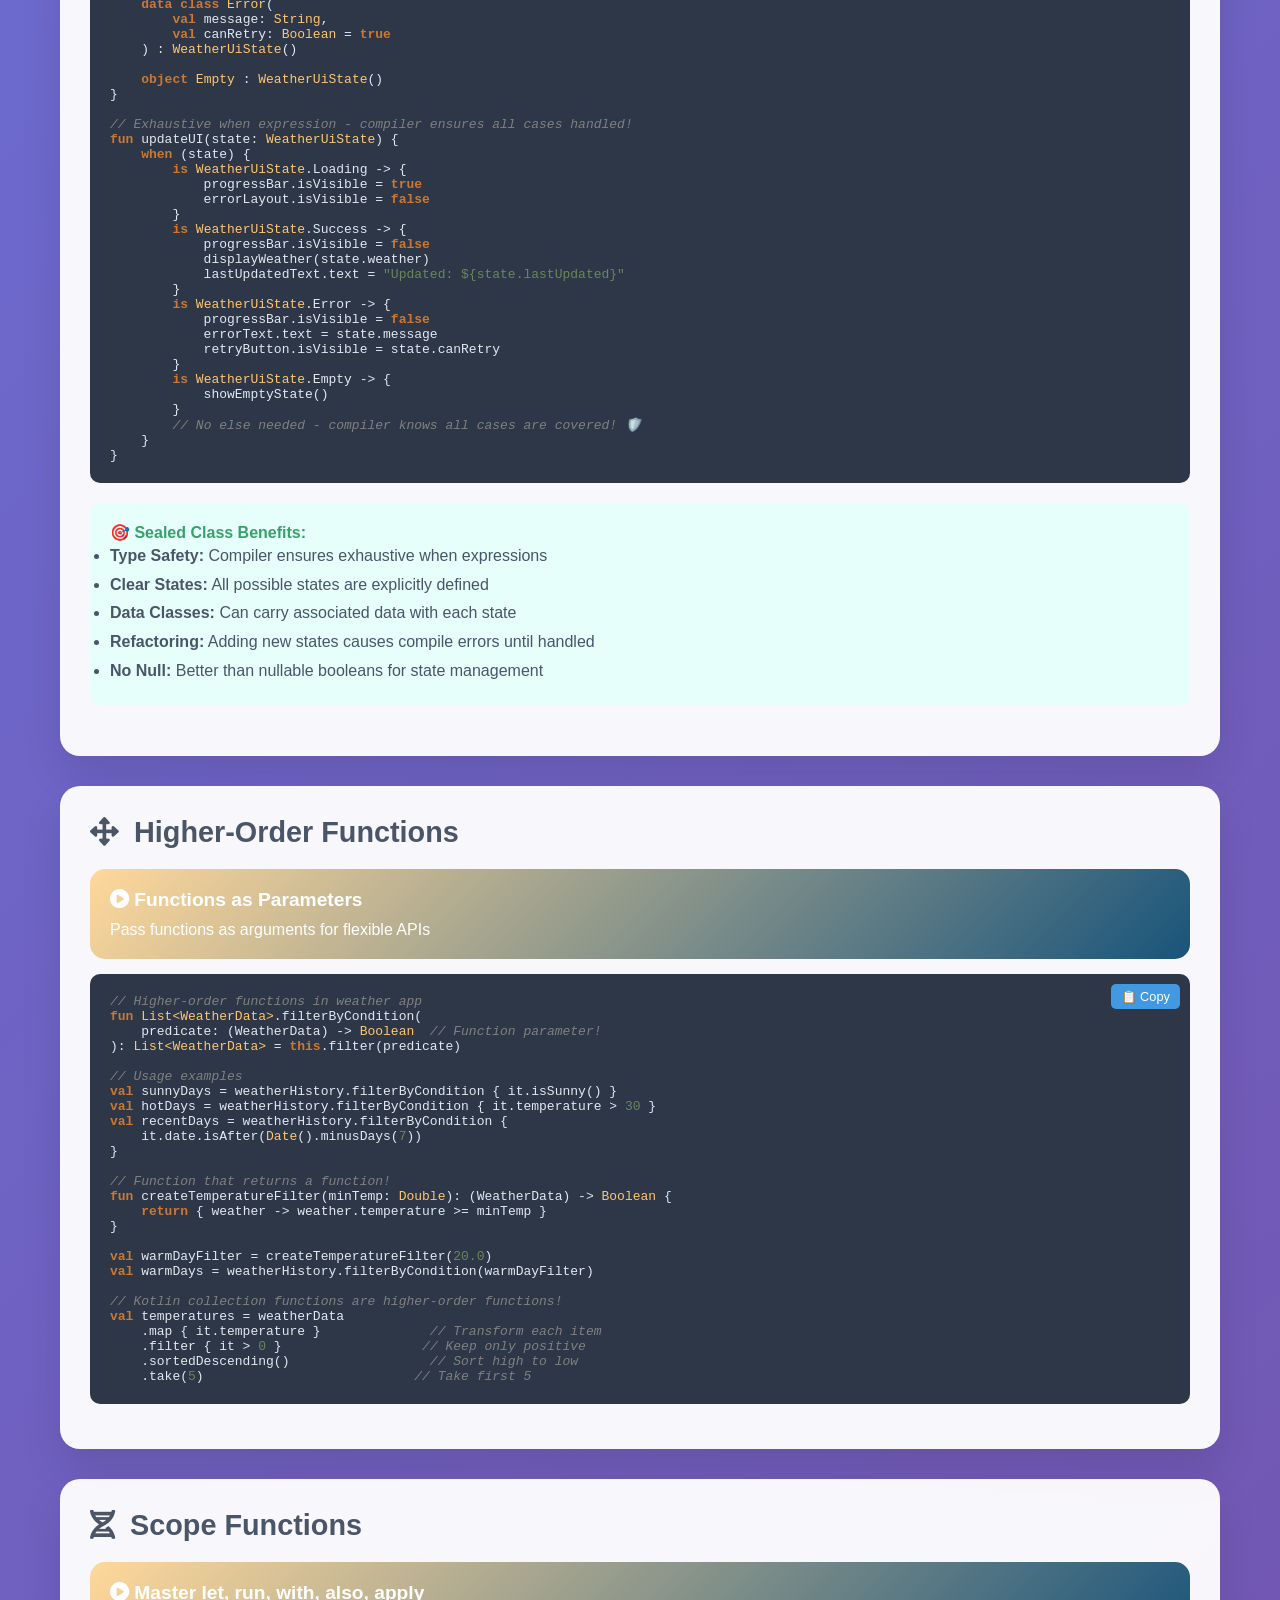
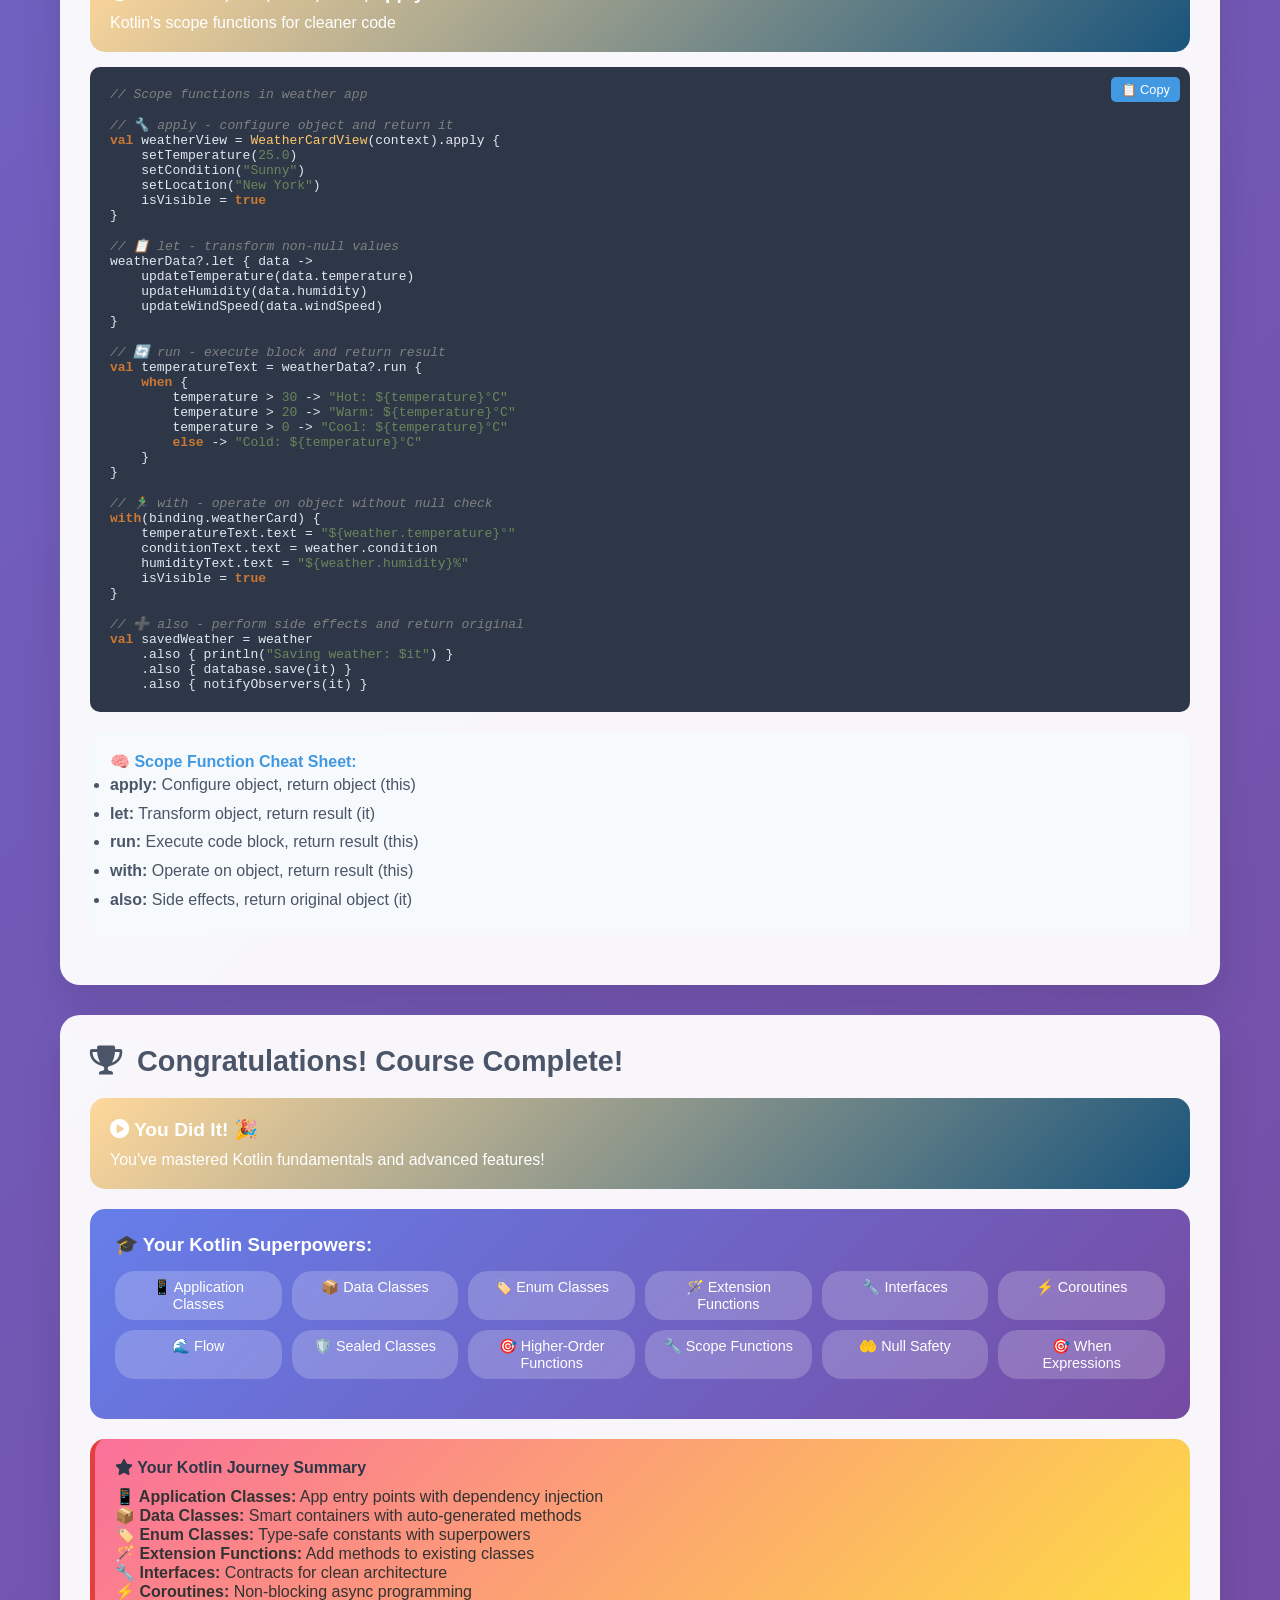
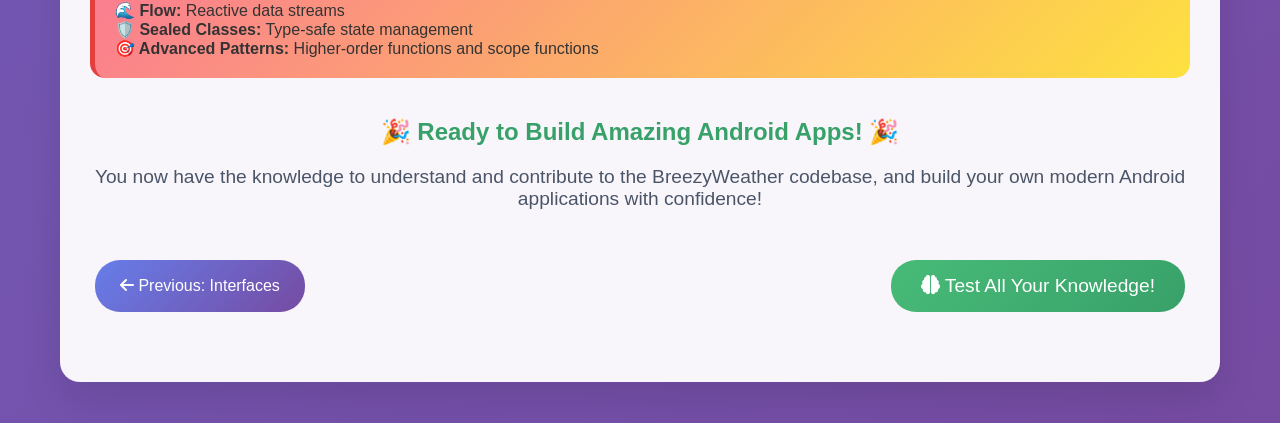
<file: kotlin-crash-course/chapter6.html>
<!DOCTYPE html>
<html lang="en">

<head>
    <meta charset="UTF-8">
    <meta name="viewport" content="width=device-width, initial-scale=1.0">
    <title>Chapter 6: Advanced Features - Kotlin Crash Course</title>
    <link href="https://cdnjs.cloudflare.com/ajax/libs/font-awesome/6.0.0/css/all.min.css" rel="stylesheet">
    <link rel="stylesheet" href="styles.css">
</head>

<body>
    <div class="container">
        <div class="header">
            <h1><i class="fas fa-rocket"></i> Chapter 6: Advanced Features</h1>
            <p>Coroutines, flows, sealed classes, and advanced Kotlin patterns</p>
            <div class="progress-bar">
                <div class="progress-fill" id="chapterProgress" style="width: 0%"></div>
            </div>
            <p id="progressText">0/6 sections completed</p>
        </div>

        <div class="learning-section">
            <h2 class="section-title">
                <i class="fas fa-info-circle"></i>
                Welcome to Advanced Kotlin!
            </h2>

            <p>You've mastered the fundamentals! Now let's explore Kotlin's most powerful features that make it perfect
                for modern Android development. We'll dive into coroutines for async programming, flows for reactive
                data, sealed classes for type safety, and other advanced patterns used in production apps like
                BreezyWeather! 🚀</p>

            <div class="concept-card" onclick="completeSection('advanced-intro')">
                <h4><i class="fas fa-play-circle"></i> Core Concept: Modern Kotlin Patterns</h4>
                <p>Discover the advanced features that make Kotlin so powerful</p>
            </div>

            <div class="memory-hack">
                <h4><i class="fas fa-star"></i> Advanced Kotlin: P.O.W.E.R</h4>
                <p><strong>P</strong>arallel programming with coroutines</p>
                <p><strong>O</strong>bservable data with flows</p>
                <p><strong>W</strong>hen expressions with sealed classes</p>
                <p><strong>E</strong>xtension everything</p>
                <p><strong>R</strong>eactive architecture patterns</p>
            </div>

            <div class="completion-stats">
                <h3>🎓 What You've Already Mastered:</h3>
                <div class="skills-grid">
                    <div class="skill-badge">Application Classes</div>
                    <div class="skill-badge">Data Classes</div>
                    <div class="skill-badge">Enum Classes</div>
                    <div class="skill-badge">Extension Functions</div>
                    <div class="skill-badge">Interfaces</div>
                    <div class="skill-badge">Null Safety</div>
                    <div class="skill-badge">When Expressions</div>
                    <div class="skill-badge">Property Getters</div>
                </div>
            </div>
        </div>

        <div class="learning-section">
            <h2 class="section-title">
                <i class="fas fa-lightning-bolt"></i>
                Coroutines: Async Made Easy
            </h2>

            <div class="concept-card" onclick="completeSection('coroutines')">
                <h4><i class="fas fa-play-circle"></i> Master Kotlin Coroutines</h4>
                <p>Learn async programming that doesn't block your UI</p>
            </div>

            <div class="tab-container">
                <div class="tab-buttons">
                    <button class="tab-btn active" onclick="switchTab('coroutine-basics')">What are Coroutines?</button>
                    <button class="tab-btn" onclick="switchTab('suspend-functions')">Suspend Functions</button>
                    <button class="tab-btn" onclick="switchTab('real-examples')">Real Examples</button>
                </div>

                <div class="tab-content active" id="coroutine-basics">
                    <h3>⚡ What are Coroutines?</h3>
                    <p>Coroutines are like lightweight threads that don't block your UI. Think of them as "pausable
                        functions" that can suspend and resume without freezing your app!</p>

                    <div style="display: grid; grid-template-columns: 1fr 1fr; gap: 20px; margin: 20px 0;">
                        <div style="background: #fed7d7; padding: 20px; border-radius: 10px;">
                            <h4 style="color: #e53e3e;">❌ Traditional Threading</h4>
                            <div class="code-example" style="margin: 10px 0;">
                                <pre style="font-size: 0.8em;"><span class="kotlin-comment">// Blocking UI thread - BAD!</span>
<span class="kotlin-keyword">fun</span> loadWeather() {
    <span class="kotlin-keyword">val</span> data = networkCall() <span class="kotlin-comment">// UI freezes! 😱</span>
    updateUI(data)
}</pre>
                            </div>
                            <ul style="color: #e53e3e; font-size: 0.9em;">
                                <li>UI freezes during network calls</li>
                                <li>Complex callback hell</li>
                                <li>Hard to handle errors</li>
                                <li>Memory leaks with threads</li>
                            </ul>
                        </div>
                        <div style="background: #e6fffa; padding: 20px; border-radius: 10px;">
                            <h4 style="color: #38a169;">✅ Coroutines</h4>
                            <div class="code-example" style="margin: 10px 0;">
                                <pre style="font-size: 0.8em;"><span class="kotlin-comment">// Non-blocking - AWESOME!</span>
<span class="kotlin-keyword">suspend fun</span> loadWeather() {
    <span class="kotlin-keyword">val</span> data = networkCall() <span class="kotlin-comment">// Suspends, doesn't block! ✨</span>
    updateUI(data)
}</pre>
                            </div>
                            <ul style="color: #38a169; font-size: 0.9em;">
                                <li>UI stays responsive</li>
                                <li>Sequential-looking code</li>
                                <li>Built-in error handling</li>
                                <li>Automatic lifecycle management</li>
                            </ul>
                        </div>
                    </div>
                </div>

                <div class="tab-content" id="suspend-functions">
                    <h3>⏸️ Suspend Functions</h3>
                    <p>Suspend functions are the building blocks of coroutines. They can pause execution without
                        blocking threads!</p>

                    <div class="code-example">
                        <pre><span class="kotlin-comment">// Suspend function for network calls</span>
<span class="kotlin-keyword">suspend fun</span> fetchWeatherData(location: <span class="kotlin-type">Location</span>): <span class="kotlin-type">WeatherData</span> {
    <span class="kotlin-comment">// This suspends (pauses) instead of blocking</span>
    <span class="kotlin-keyword">return</span> weatherApi.getCurrentWeather(location)
}

<span class="kotlin-comment">// Suspend function for database operations</span>
<span class="kotlin-keyword">suspend fun</span> saveWeatherData(data: <span class="kotlin-type">WeatherData</span>) {
    <span class="kotlin-comment">// Database operations can also suspend</span>
    database.insert(data)
}

<span class="kotlin-comment">// Combining suspend functions</span>
<span class="kotlin-keyword">suspend fun</span> refreshWeather(location: <span class="kotlin-type">Location</span>) {
    <span class="kotlin-keyword">try</span> {
        <span class="kotlin-keyword">val</span> data = fetchWeatherData(location) <span class="kotlin-comment">// Suspend point 1</span>
        saveWeatherData(data)                  <span class="kotlin-comment">// Suspend point 2</span>
        notifyUI(data)
    } <span class="kotlin-keyword">catch</span> (e: <span class="kotlin-type">Exception</span>) {
        handleError(e)
    }
}</pre>
                    </div>

                    <div style="background: #e6fffa; padding: 15px; border-radius: 8px; margin: 15px 0;">
                        <p style="color: #38a169; margin: 0;"><strong>🎯 Key Point:</strong> Suspend functions can only
                            be called from other suspend functions or from coroutines!</p>
                    </div>
                </div>

                <div class="tab-content" id="real-examples">
                    <h3>🌦️ Real Weather App Examples</h3>
                    <div class="code-example">
                        <pre><span class="kotlin-comment">// In a ViewModel</span>
<span class="kotlin-keyword">class</span> <span class="kotlin-type">WeatherViewModel</span> : <span class="kotlin-type">ViewModel</span>() {
    
    <span class="kotlin-keyword">fun</span> refreshWeather() {
        viewModelScope.launch { <span class="kotlin-comment">// Launch coroutine</span>
            _isLoading.value = <span class="kotlin-keyword">true</span>
            
            <span class="kotlin-keyword">try</span> {
                <span class="kotlin-comment">// Multiple async operations</span>
                <span class="kotlin-keyword">val</span> current = async { getCurrentWeather() }
                <span class="kotlin-keyword">val</span> forecast = async { getForecast() }
                
                <span class="kotlin-comment">// Wait for both to complete</span>
                _weatherData.value = <span class="kotlin-type">WeatherState</span>(
                    current = current.await(),
                    forecast = forecast.await()
                )
            } <span class="kotlin-keyword">catch</span> (e: <span class="kotlin-type">Exception</span>) {
                _error.value = e.message
            } <span class="kotlin-keyword">finally</span> {
                _isLoading.value = <span class="kotlin-keyword">false</span>
            }
        }
    }
}</pre>
                    </div>
                </div>
            </div>
        </div>

        <div class="learning-section">
            <h2 class="section-title">
                <i class="fas fa-stream"></i>
                Flow: Reactive Data Streams
            </h2>

            <div class="concept-card" onclick="completeSection('flows')">
                <h4><i class="fas fa-play-circle"></i> Master Kotlin Flow</h4>
                <p>Learn reactive programming for real-time UI updates</p>
            </div>

            <div class="code-example">
                <button class="copy-btn" onclick="copyCode(this)">📋 Copy</button>
                <pre><span class="kotlin-comment">// Flow for observing weather data changes</span>
<span class="kotlin-keyword">class</span> <span class="kotlin-type">WeatherRepository</span> {
    
    <span class="kotlin-comment">// 🌊 Flow emits values over time</span>
    <span class="kotlin-keyword">fun</span> observeWeatherUpdates(): <span class="kotlin-type">Flow&lt;WeatherData&gt;</span> = flow {
        <span class="kotlin-keyword">while</span> (<span class="kotlin-keyword">true</span>) {
            <span class="kotlin-keyword">val</span> latest = fetchLatestWeather()
            emit(latest) <span class="kotlin-comment">// Emit new data</span>
            delay(<span class="kotlin-string">60_000</span>) <span class="kotlin-comment">// Wait 1 minute</span>
        }
    }
    
    <span class="kotlin-comment">// 🔄 Transform data with operators</span>
    <span class="kotlin-keyword">fun</span> getTemperatureUpdates(): <span class="kotlin-type">Flow&lt;String&gt;</span> = 
        observeWeatherUpdates()
            .map { <span class="kotlin-string">"${it.temperature}°C"</span> }        <span class="kotlin-comment">// Transform data</span>
            .distinctUntilChanged()             <span class="kotlin-comment">// Only emit if changed</span>
            .flowOn(<span class="kotlin-type">Dispatchers</span>.IO)             <span class="kotlin-comment">// Run on background thread</span>
}

<span class="kotlin-comment">// In UI</span>
<span class="kotlin-keyword">class</span> <span class="kotlin-type">WeatherActivity</span> : <span class="kotlin-type">AppCompatActivity</span>() {
    <span class="kotlin-keyword">override fun</span> onCreate(savedInstanceState: <span class="kotlin-type">Bundle</span>?) {
        <span class="kotlin-keyword">super</span>.onCreate(savedInstanceState)
        
        <span class="kotlin-comment">// 📱 Collect flow in UI</span>
        lifecycleScope.launch {
            repository.getTemperatureUpdates()
                .collect { temperature ->
                    temperatureText.text = temperature <span class="kotlin-comment">// Auto-updates UI!</span>
                }
        }
    }
}</pre>
            </div>

            <div style="background: #fffaf0; padding: 20px; border-radius: 10px; margin: 20px 0;">
                <h4 style="color: #ed8936;"><i class="fas fa-lightbulb"></i> Flow Operators</h4>
                <ul style="color: #4a5568; line-height: 1.8;">
                    <li><strong>map:</strong> Transform each value</li>
                    <li><strong>filter:</strong> Only emit values that match condition</li>
                    <li><strong>distinctUntilChanged:</strong> Skip duplicate consecutive values</li>
                    <li><strong>debounce:</strong> Wait for pause in emissions</li>
                    <li><strong>combine:</strong> Combine multiple flows</li>
                    <li><strong>catch:</strong> Handle errors gracefully</li>
                </ul>
            </div>
        </div>

        <div class="learning-section">
            <h2 class="section-title">
                <i class="fas fa-shield-alt"></i>
                Sealed Classes: Type-Safe States
            </h2>

            <div class="concept-card" onclick="completeSection('sealed-classes')">
                <h4><i class="fas fa-play-circle"></i> Master Sealed Classes</h4>
                <p>Perfect for representing states and results</p>
            </div>

            <div class="code-example">
                <button class="copy-btn" onclick="copyCode(this)">📋 Copy</button>
                <pre><span class="kotlin-comment">// Sealed class for UI states - perfect for weather app!</span>
<span class="kotlin-keyword">sealed class</span> <span class="kotlin-type">WeatherUiState</span> {
    <span class="kotlin-keyword">object</span> <span class="kotlin-type">Loading</span> : <span class="kotlin-type">WeatherUiState</span>()
    
    <span class="kotlin-keyword">data class</span> <span class="kotlin-type">Success</span>(
        <span class="kotlin-keyword">val</span> weather: <span class="kotlin-type">WeatherData</span>,
        <span class="kotlin-keyword">val</span> lastUpdated: <span class="kotlin-type">Date</span>
    ) : <span class="kotlin-type">WeatherUiState</span>()
    
    <span class="kotlin-keyword">data class</span> <span class="kotlin-type">Error</span>(
        <span class="kotlin-keyword">val</span> message: <span class="kotlin-type">String</span>,
        <span class="kotlin-keyword">val</span> canRetry: <span class="kotlin-type">Boolean</span> = <span class="kotlin-keyword">true</span>
    ) : <span class="kotlin-type">WeatherUiState</span>()
    
    <span class="kotlin-keyword">object</span> <span class="kotlin-type">Empty</span> : <span class="kotlin-type">WeatherUiState</span>()
}

<span class="kotlin-comment">// Exhaustive when expression - compiler ensures all cases handled!</span>
<span class="kotlin-keyword">fun</span> updateUI(state: <span class="kotlin-type">WeatherUiState</span>) {
    <span class="kotlin-keyword">when</span> (state) {
        <span class="kotlin-keyword">is</span> <span class="kotlin-type">WeatherUiState</span>.Loading -> {
            progressBar.isVisible = <span class="kotlin-keyword">true</span>
            errorLayout.isVisible = <span class="kotlin-keyword">false</span>
        }
        <span class="kotlin-keyword">is</span> <span class="kotlin-type">WeatherUiState</span>.Success -> {
            progressBar.isVisible = <span class="kotlin-keyword">false</span>
            displayWeather(state.weather)
            lastUpdatedText.text = <span class="kotlin-string">"Updated: ${state.lastUpdated}"</span>
        }
        <span class="kotlin-keyword">is</span> <span class="kotlin-type">WeatherUiState</span>.Error -> {
            progressBar.isVisible = <span class="kotlin-keyword">false</span>
            errorText.text = state.message
            retryButton.isVisible = state.canRetry
        }
        <span class="kotlin-keyword">is</span> <span class="kotlin-type">WeatherUiState</span>.Empty -> {
            showEmptyState()
        }
        <span class="kotlin-comment">// No else needed - compiler knows all cases are covered! 🛡️</span>
    }
}</pre>
            </div>

            <div style="background: #e6fffa; padding: 20px; border-radius: 10px; margin: 20px 0;">
                <h4 style="color: #38a169;">🎯 Sealed Class Benefits:</h4>
                <ul style="color: #4a5568; line-height: 1.8;">
                    <li><strong>Type Safety:</strong> Compiler ensures exhaustive when expressions</li>
                    <li><strong>Clear States:</strong> All possible states are explicitly defined</li>
                    <li><strong>Data Classes:</strong> Can carry associated data with each state</li>
                    <li><strong>Refactoring:</strong> Adding new states causes compile errors until handled</li>
                    <li><strong>No Null:</strong> Better than nullable booleans for state management</li>
                </ul>
            </div>
        </div>

        <div class="learning-section">
            <h2 class="section-title">
                <i class="fas fa-arrows-alt"></i>
                Higher-Order Functions
            </h2>

            <div class="concept-card" onclick="completeSection('higher-order')">
                <h4><i class="fas fa-play-circle"></i> Functions as Parameters</h4>
                <p>Pass functions as arguments for flexible APIs</p>
            </div>

            <div class="code-example">
                <button class="copy-btn" onclick="copyCode(this)">📋 Copy</button>
                <pre><span class="kotlin-comment">// Higher-order functions in weather app</span>
<span class="kotlin-keyword">fun</span> <span class="kotlin-type">List&lt;WeatherData&gt;</span>.filterByCondition(
    predicate: (WeatherData) -> <span class="kotlin-type">Boolean</span>  <span class="kotlin-comment">// Function parameter!</span>
): <span class="kotlin-type">List&lt;WeatherData&gt;</span> = <span class="kotlin-keyword">this</span>.filter(predicate)

<span class="kotlin-comment">// Usage examples</span>
<span class="kotlin-keyword">val</span> sunnyDays = weatherHistory.filterByCondition { it.isSunny() }
<span class="kotlin-keyword">val</span> hotDays = weatherHistory.filterByCondition { it.temperature > <span class="kotlin-string">30</span> }
<span class="kotlin-keyword">val</span> recentDays = weatherHistory.filterByCondition { 
    it.date.isAfter(<span class="kotlin-type">Date</span>().minusDays(<span class="kotlin-string">7</span>)) 
}

<span class="kotlin-comment">// Function that returns a function!</span>
<span class="kotlin-keyword">fun</span> createTemperatureFilter(minTemp: <span class="kotlin-type">Double</span>): (WeatherData) -> <span class="kotlin-type">Boolean</span> {
    <span class="kotlin-keyword">return</span> { weather -> weather.temperature >= minTemp }
}

<span class="kotlin-keyword">val</span> warmDayFilter = createTemperatureFilter(<span class="kotlin-string">20.0</span>)
<span class="kotlin-keyword">val</span> warmDays = weatherHistory.filterByCondition(warmDayFilter)

<span class="kotlin-comment">// Kotlin collection functions are higher-order functions!</span>
<span class="kotlin-keyword">val</span> temperatures = weatherData
    .map { it.temperature }              <span class="kotlin-comment">// Transform each item</span>
    .filter { it > <span class="kotlin-string">0</span> }                  <span class="kotlin-comment">// Keep only positive</span>
    .sortedDescending()                  <span class="kotlin-comment">// Sort high to low</span>
    .take(<span class="kotlin-string">5</span>)                           <span class="kotlin-comment">// Take first 5</span></pre>
            </div>
        </div>

        <div class="learning-section">
            <h2 class="section-title">
                <i class="fas fa-dna"></i>
                Scope Functions
            </h2>

            <div class="concept-card" onclick="completeSection('scope-functions')">
                <h4><i class="fas fa-play-circle"></i> Master let, run, with, also, apply</h4>
                <p>Kotlin's scope functions for cleaner code</p>
            </div>

            <div class="code-example">
                <button class="copy-btn" onclick="copyCode(this)">📋 Copy</button>
                <pre><span class="kotlin-comment">// Scope functions in weather app</span>

<span class="kotlin-comment">// 🔧 apply - configure object and return it</span>
<span class="kotlin-keyword">val</span> weatherView = <span class="kotlin-type">WeatherCardView</span>(context).apply {
    setTemperature(<span class="kotlin-string">25.0</span>)
    setCondition(<span class="kotlin-string">"Sunny"</span>)
    setLocation(<span class="kotlin-string">"New York"</span>)
    isVisible = <span class="kotlin-keyword">true</span>
}

<span class="kotlin-comment">// 📋 let - transform non-null values</span>
weatherData?.let { data ->
    updateTemperature(data.temperature)
    updateHumidity(data.humidity)
    updateWindSpeed(data.windSpeed)
}

<span class="kotlin-comment">// 🔄 run - execute block and return result</span>
<span class="kotlin-keyword">val</span> temperatureText = weatherData?.run {
    <span class="kotlin-keyword">when</span> {
        temperature > <span class="kotlin-string">30</span> -> <span class="kotlin-string">"Hot: ${temperature}°C"</span>
        temperature > <span class="kotlin-string">20</span> -> <span class="kotlin-string">"Warm: ${temperature}°C"</span>
        temperature > <span class="kotlin-string">0</span> -> <span class="kotlin-string">"Cool: ${temperature}°C"</span>
        <span class="kotlin-keyword">else</span> -> <span class="kotlin-string">"Cold: ${temperature}°C"</span>
    }
}

<span class="kotlin-comment">// 🏃‍♂️ with - operate on object without null check</span>
<span class="kotlin-keyword">with</span>(binding.weatherCard) {
    temperatureText.text = <span class="kotlin-string">"${weather.temperature}°"</span>
    conditionText.text = weather.condition
    humidityText.text = <span class="kotlin-string">"${weather.humidity}%"</span>
    isVisible = <span class="kotlin-keyword">true</span>
}

<span class="kotlin-comment">// ➕ also - perform side effects and return original</span>
<span class="kotlin-keyword">val</span> savedWeather = weather
    .also { println(<span class="kotlin-string">"Saving weather: $it"</span>) }
    .also { database.save(it) }
    .also { notifyObservers(it) }</pre>
            </div>

            <div style="background: #f7fafc; padding: 20px; border-radius: 10px; margin: 20px 0;">
                <h4 style="color: #4299e1;">🧠 Scope Function Cheat Sheet:</h4>
                <ul style="color: #4a5568; line-height: 1.8;">
                    <li><strong>apply:</strong> Configure object, return object (this)</li>
                    <li><strong>let:</strong> Transform object, return result (it)</li>
                    <li><strong>run:</strong> Execute code block, return result (this)</li>
                    <li><strong>with:</strong> Operate on object, return result (this)</li>
                    <li><strong>also:</strong> Side effects, return original object (it)</li>
                </ul>
            </div>
        </div>

        <div class="learning-section">
            <h2 class="section-title">
                <i class="fas fa-trophy"></i>
                Congratulations! Course Complete!
            </h2>

            <div class="concept-card" onclick="completeSection('course-complete')">
                <h4><i class="fas fa-play-circle"></i> You Did It! 🎉</h4>
                <p>You've mastered Kotlin fundamentals and advanced features!</p>
            </div>

            <div class="completion-stats">
                <h3>🎓 Your Kotlin Superpowers:</h3>
                <div class="skills-grid">
                    <div class="skill-badge">📱 Application Classes</div>
                    <div class="skill-badge">📦 Data Classes</div>
                    <div class="skill-badge">🏷️ Enum Classes</div>
                    <div class="skill-badge">🪄 Extension Functions</div>
                    <div class="skill-badge">🔧 Interfaces</div>
                    <div class="skill-badge">⚡ Coroutines</div>
                    <div class="skill-badge">🌊 Flow</div>
                    <div class="skill-badge">🛡️ Sealed Classes</div>
                    <div class="skill-badge">🎯 Higher-Order Functions</div>
                    <div class="skill-badge">🔧 Scope Functions</div>
                    <div class="skill-badge">🤲 Null Safety</div>
                    <div class="skill-badge">🎯 When Expressions</div>
                </div>
            </div>

            <div class="memory-hack">
                <h4><i class="fas fa-star"></i> Your Kotlin Journey Summary</h4>
                <p><strong>📱 Application Classes:</strong> App entry points with dependency injection</p>
                <p><strong>📦 Data Classes:</strong> Smart containers with auto-generated methods</p>
                <p><strong>🏷️ Enum Classes:</strong> Type-safe constants with superpowers</p>
                <p><strong>🪄 Extension Functions:</strong> Add methods to existing classes</p>
                <p><strong>🔧 Interfaces:</strong> Contracts for clean architecture</p>
                <p><strong>⚡ Coroutines:</strong> Non-blocking async programming</p>
                <p><strong>🌊 Flow:</strong> Reactive data streams</p>
                <p><strong>🛡️ Sealed Classes:</strong> Type-safe state management</p>
                <p><strong>🎯 Advanced Patterns:</strong> Higher-order functions and scope functions</p>
            </div>

            <div style="text-align: center; margin: 40px 0;">
                <h2 style="color: #38a169;">🎉 Ready to Build Amazing Android Apps! 🎉</h2>
                <p style="font-size: 1.2em; color: #4a5568; margin: 20px 0;">
                    You now have the knowledge to understand and contribute to the BreezyWeather codebase,
                    and build your own modern Android applications with confidence!
                </p>
            </div>

            <div style="display: flex; justify-content: space-between; margin: 30px 0;">
                <button class="btn" onclick="navigateToChapter('chapter5.html')">
                    <i class="fas fa-arrow-left"></i> Previous: Interfaces
                </button>
                <button class="btn completion-btn" onclick="navigateToChapter('quiz.html')">
                    <i class="fas fa-brain"></i> Test All Your Knowledge!
                </button>
            </div>
        </div>
    </div>

    <div class="achievement" id="achievement">
        <h3><i class="fas fa-trophy"></i> Achievement Unlocked!</h3>
        <p id="achievementText">Kotlin Master! 🏆</p>
    </div>

    <script src="navigation.js"></script>
    <script src="script.js"></script>
    <script>
        let sectionsCompleted = 0;
        const totalSections = 6;

        function completeSection(sectionName) {
            if (sectionsCompleted < totalSections) {
                sectionsCompleted++;
                updateChapterProgress(6, sectionsCompleted, totalSections);
                updateProgressBar();

                if (typeof learnConcept === 'function') {
                    learnConcept('advanced');
                }

                if (sectionsCompleted === totalSections) {
                    showAchievement('🎉 COURSE COMPLETE! You are now a Kotlin Master! 🏆');

                    // Special confetti for course completion
                    setTimeout(() => {
                        for (let i = 0; i < 5; i++) {
                            setTimeout(() => {
                                if (typeof createConfetti === 'function') {
                                    createConfetti();
                                }
                            }, i * 300);
                        }
                    }, 1000);
                }
            }
        }

        function updateProgressBar() {
            const percentage = (sectionsCompleted / totalSections) * 100;
            document.getElementById('chapterProgress').style.width = percentage + '%';
            document.getElementById('progressText').textContent = `${sectionsCompleted}/${totalSections} sections completed`;
        }

        // Initialize progress
        document.addEventListener('DOMContentLoaded', function () {
            updateProgressBar();
        });
    </script>
</body>

</html>
</file>
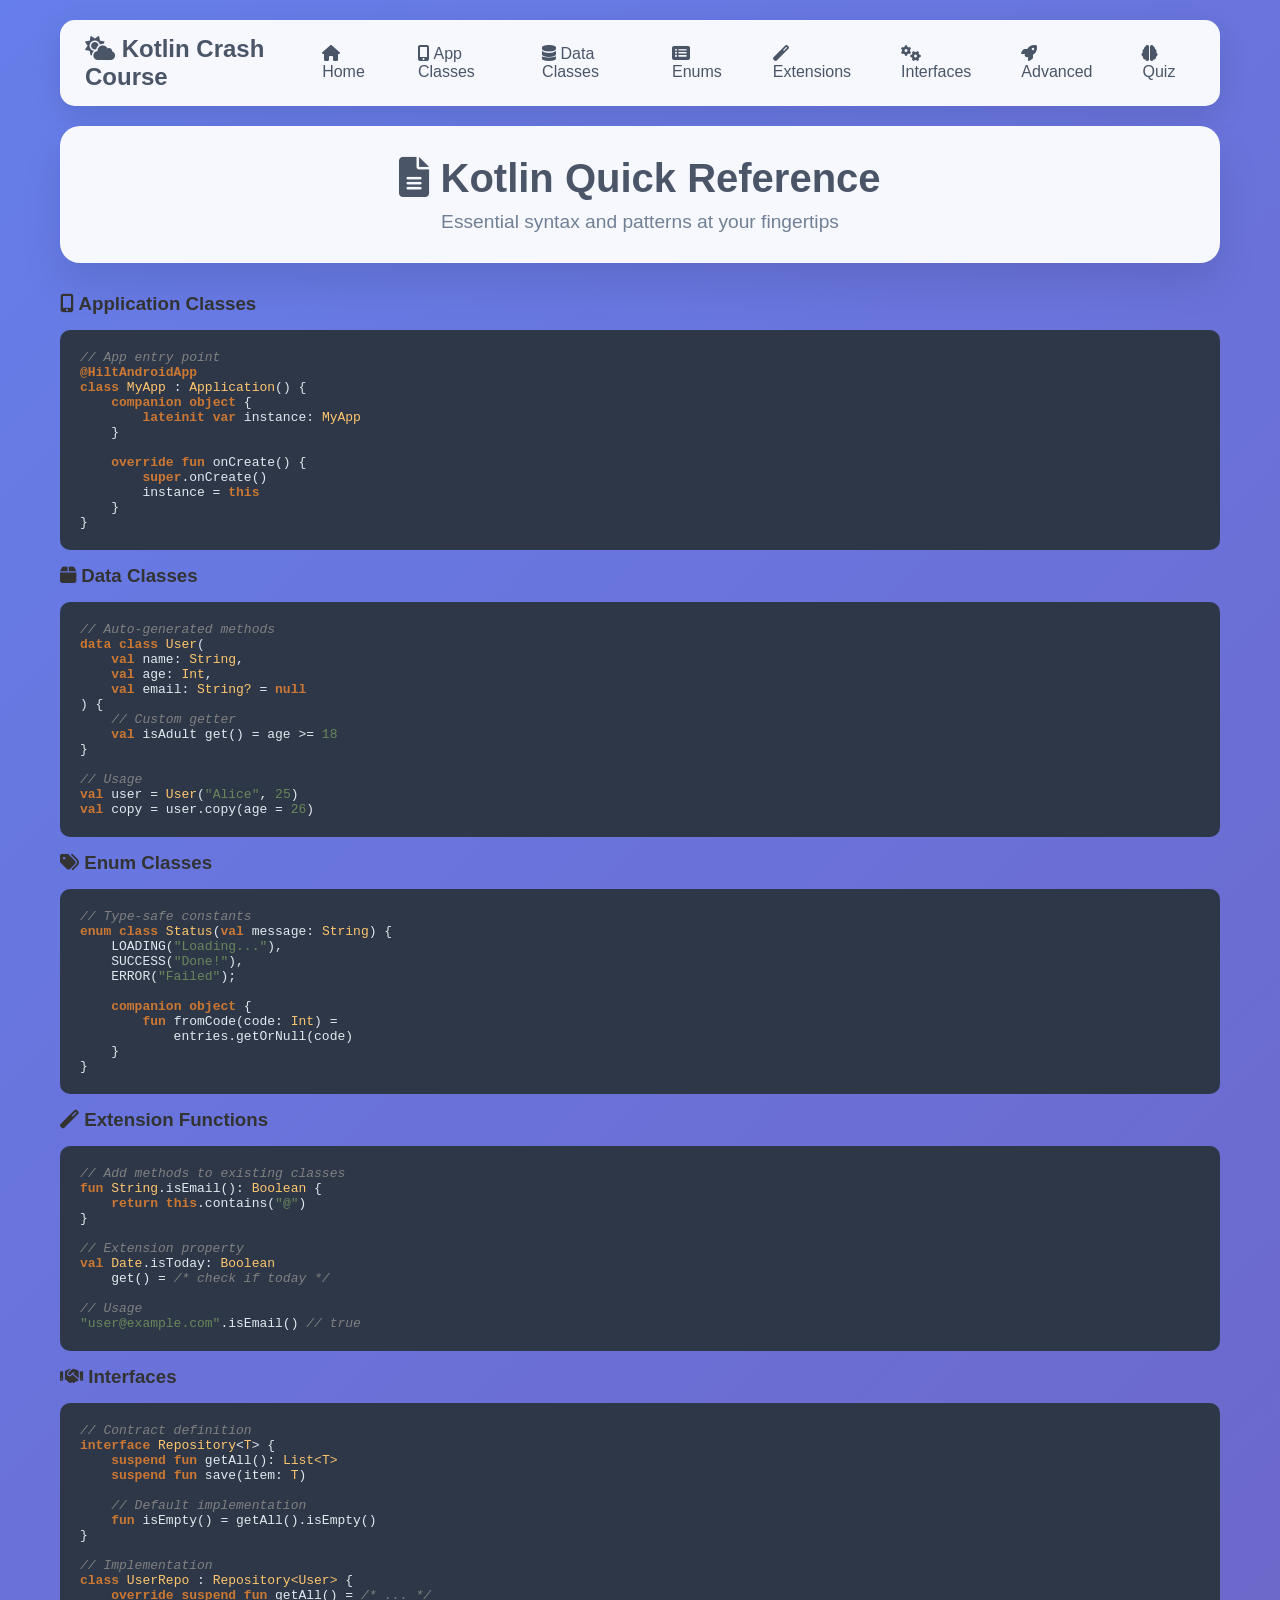
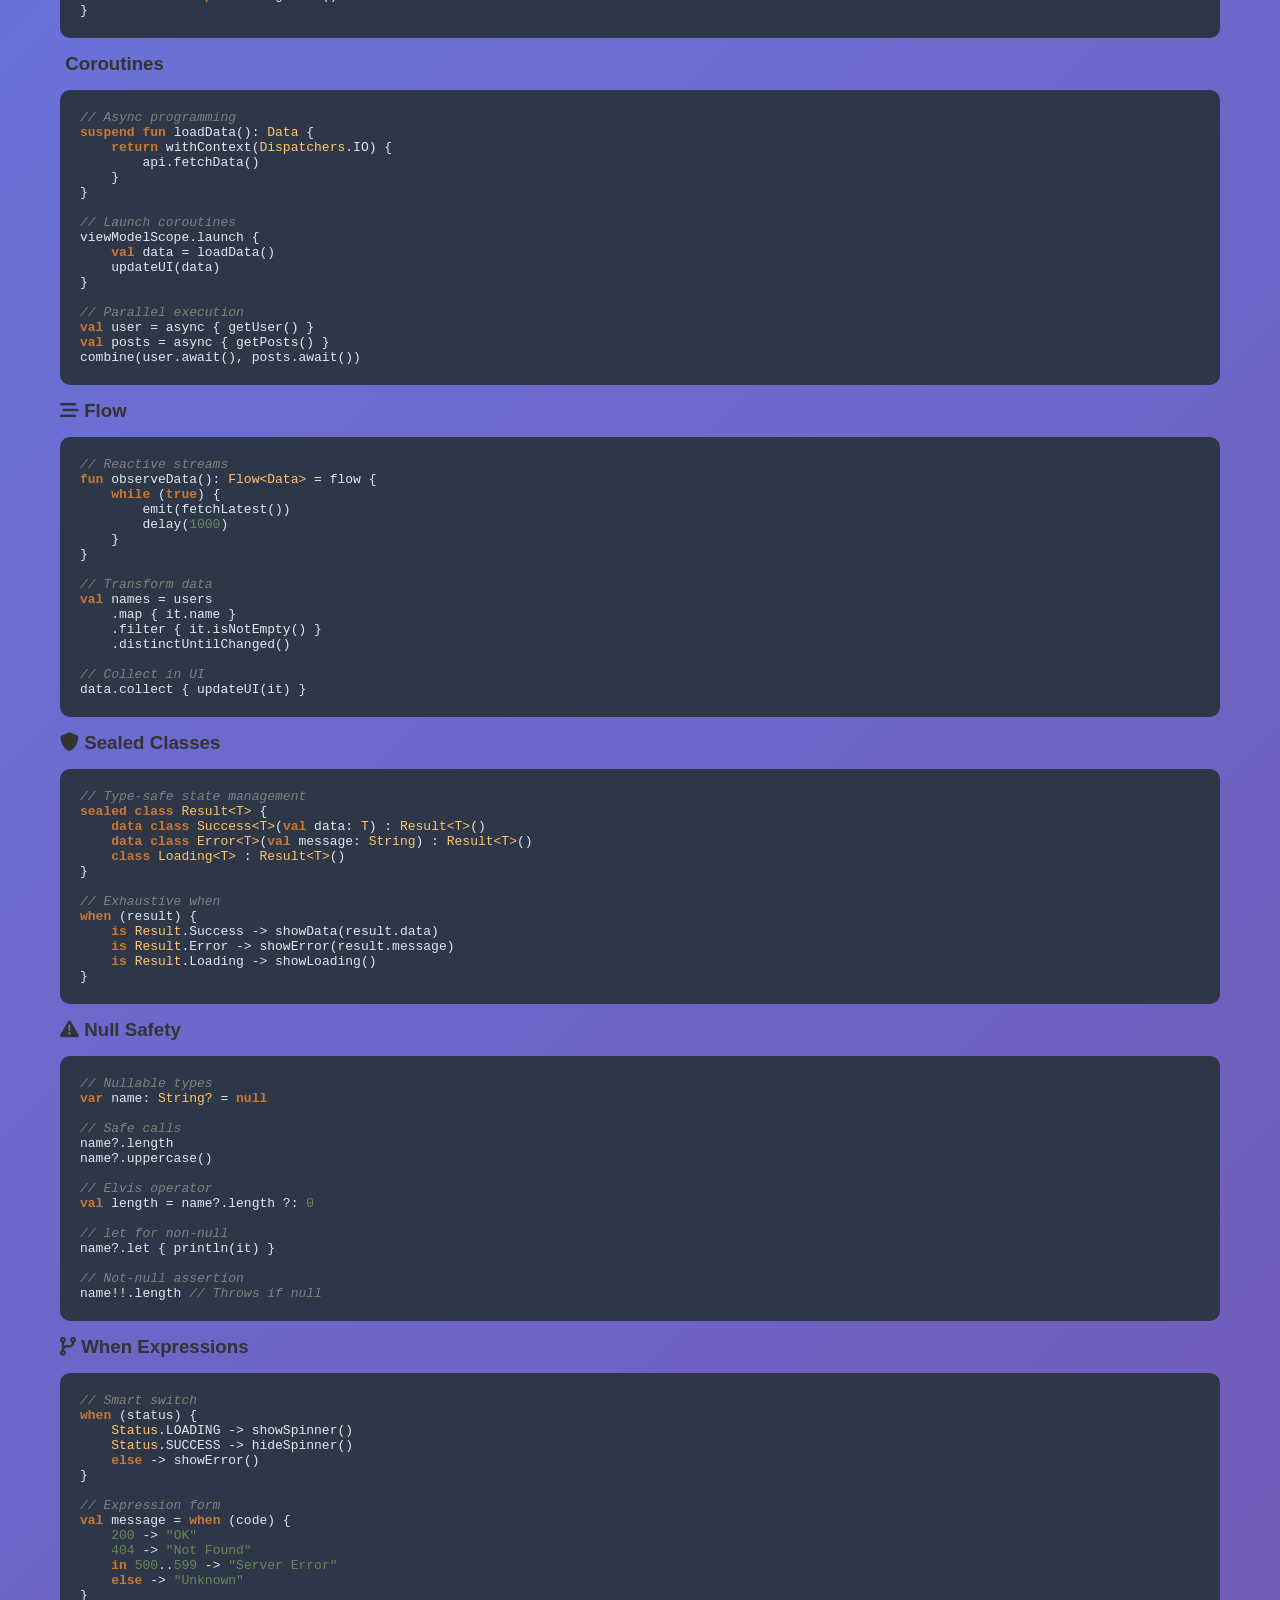
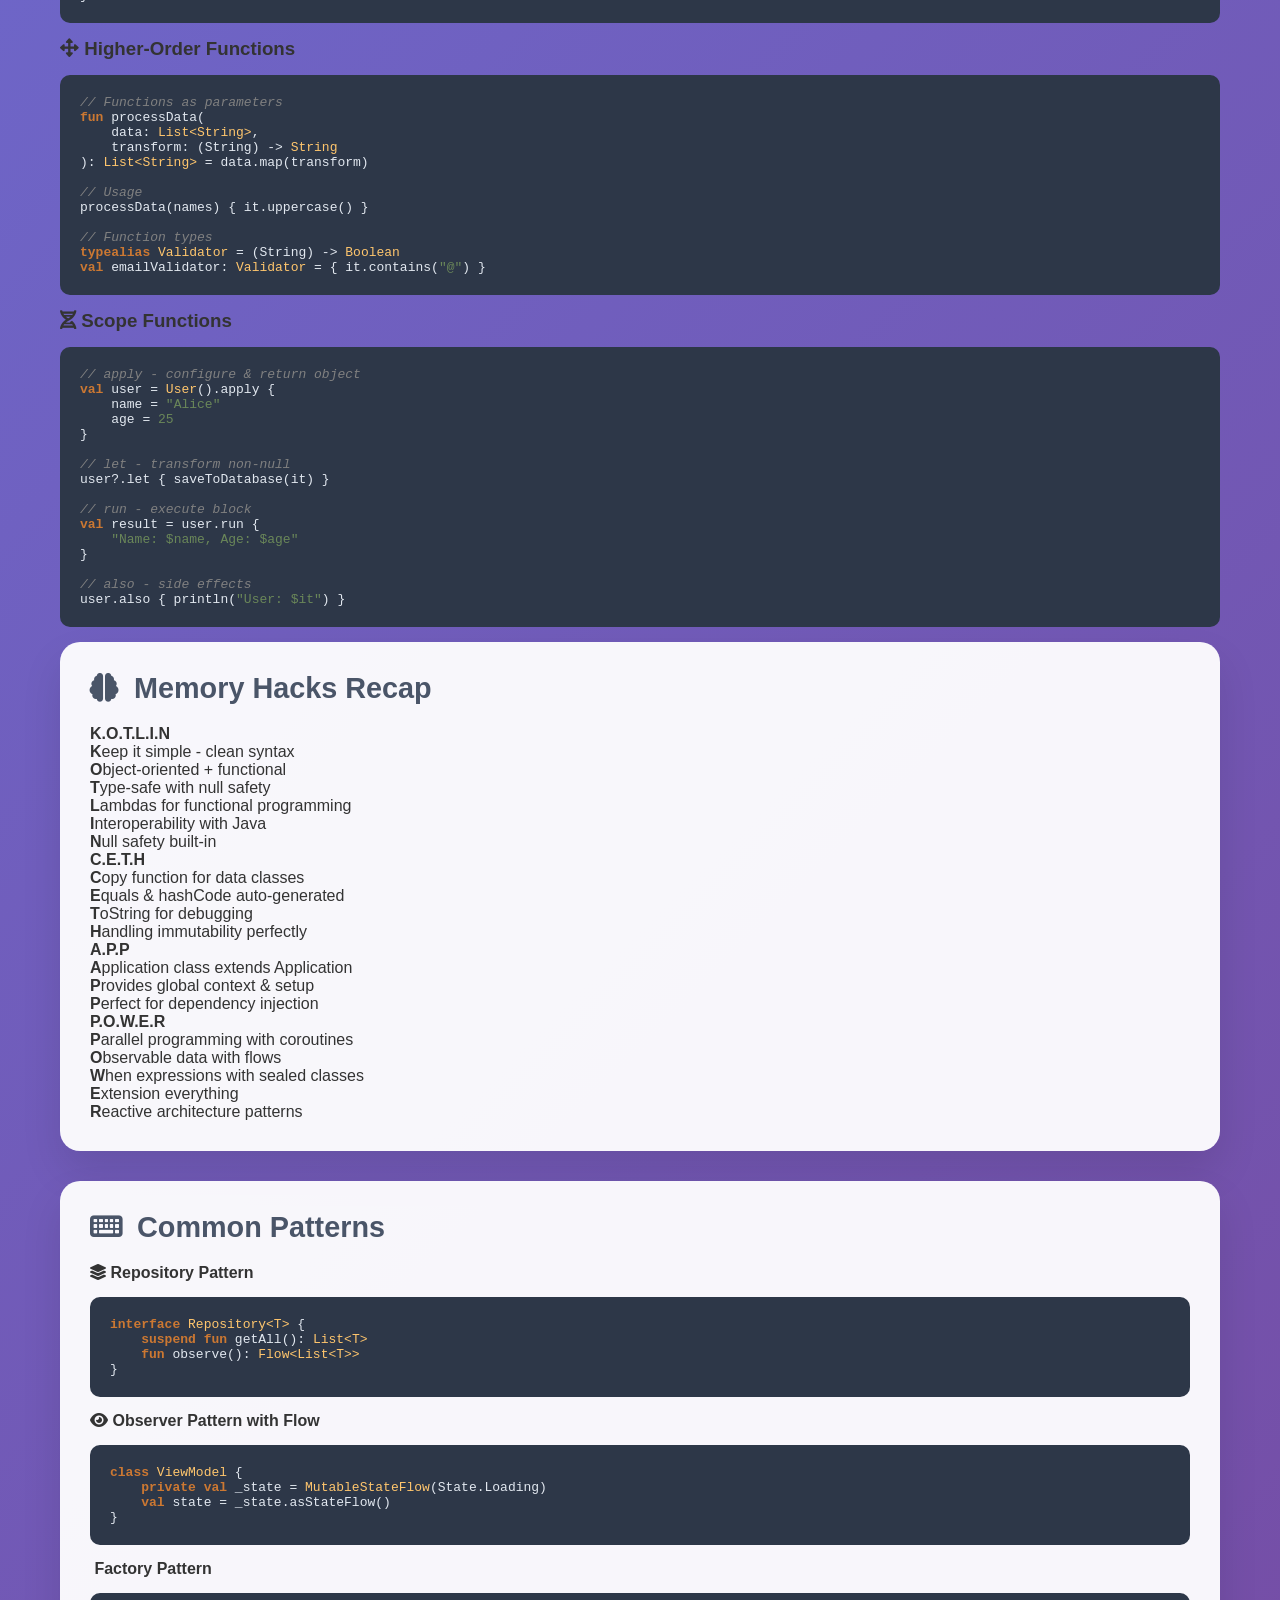
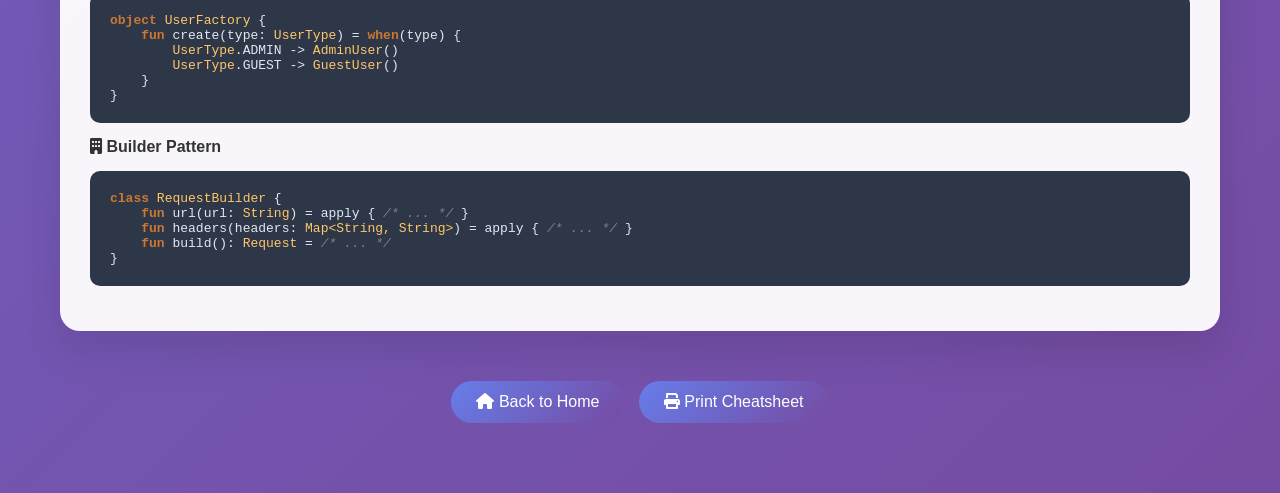
<file: kotlin-crash-course/cheatsheet.html>
<!DOCTYPE html>
<html lang="en">

<head>
    <meta charset="UTF-8">
    <meta name="viewport" content="width=device-width, initial-scale=1.0">
    <title>Kotlin Cheatsheet - Quick Reference</title>
    <link href="https://cdnjs.cloudflare.com/ajax/libs/font-awesome/6.0.0/css/all.min.css" rel="stylesheet">
    <link rel="stylesheet" href="styles.css">
</head>

<body>
    <div class="container">
        <div class="header">
            <h1><i class="fas fa-file-alt"></i> Kotlin Quick Reference</h1>
            <p>Essential syntax and patterns at your fingertips</p>
        </div>

        <div class="cheatsheet-grid">
            <div class="cheat-section">
                <h3><i class="fas fa-mobile-alt"></i> Application Classes</h3>
                <div class="code-example">
                    <pre><span class="kotlin-comment">// App entry point</span>
<span class="kotlin-keyword">@HiltAndroidApp</span>
<span class="kotlin-keyword">class</span> <span class="kotlin-type">MyApp</span> : <span class="kotlin-type">Application</span>() {
    <span class="kotlin-keyword">companion object</span> {
        <span class="kotlin-keyword">lateinit var</span> instance: <span class="kotlin-type">MyApp</span>
    }
    
    <span class="kotlin-keyword">override fun</span> onCreate() {
        <span class="kotlin-keyword">super</span>.onCreate()
        instance = <span class="kotlin-keyword">this</span>
    }
}</pre>
                </div>
            </div>

            <div class="cheat-section">
                <h3><i class="fas fa-box"></i> Data Classes</h3>
                <div class="code-example">
                    <pre><span class="kotlin-comment">// Auto-generated methods</span>
<span class="kotlin-keyword">data class</span> <span class="kotlin-type">User</span>(
    <span class="kotlin-keyword">val</span> name: <span class="kotlin-type">String</span>,
    <span class="kotlin-keyword">val</span> age: <span class="kotlin-type">Int</span>,
    <span class="kotlin-keyword">val</span> email: <span class="kotlin-type">String?</span> = <span class="kotlin-keyword">null</span>
) {
    <span class="kotlin-comment">// Custom getter</span>
    <span class="kotlin-keyword">val</span> isAdult get() = age >= <span class="kotlin-string">18</span>
}

<span class="kotlin-comment">// Usage</span>
<span class="kotlin-keyword">val</span> user = <span class="kotlin-type">User</span>(<span class="kotlin-string">"Alice"</span>, <span class="kotlin-string">25</span>)
<span class="kotlin-keyword">val</span> copy = user.copy(age = <span class="kotlin-string">26</span>)</pre>
                </div>
            </div>

            <div class="cheat-section">
                <h3><i class="fas fa-tags"></i> Enum Classes</h3>
                <div class="code-example">
                    <pre><span class="kotlin-comment">// Type-safe constants</span>
<span class="kotlin-keyword">enum class</span> <span class="kotlin-type">Status</span>(<span class="kotlin-keyword">val</span> message: <span class="kotlin-type">String</span>) {
    LOADING(<span class="kotlin-string">"Loading..."</span>),
    SUCCESS(<span class="kotlin-string">"Done!"</span>),
    ERROR(<span class="kotlin-string">"Failed"</span>);
    
    <span class="kotlin-keyword">companion object</span> {
        <span class="kotlin-keyword">fun</span> fromCode(code: <span class="kotlin-type">Int</span>) = 
            entries.getOrNull(code)
    }
}</pre>
                </div>
            </div>

            <div class="cheat-section">
                <h3><i class="fas fa-magic"></i> Extension Functions</h3>
                <div class="code-example">
                    <pre><span class="kotlin-comment">// Add methods to existing classes</span>
<span class="kotlin-keyword">fun</span> <span class="kotlin-type">String</span>.isEmail(): <span class="kotlin-type">Boolean</span> {
    <span class="kotlin-keyword">return</span> <span class="kotlin-keyword">this</span>.contains(<span class="kotlin-string">"@"</span>)
}

<span class="kotlin-comment">// Extension property</span>
<span class="kotlin-keyword">val</span> <span class="kotlin-type">Date</span>.isToday: <span class="kotlin-type">Boolean</span>
    get() = <span class="kotlin-comment">/* check if today */</span>

<span class="kotlin-comment">// Usage</span>
<span class="kotlin-string">"user@example.com"</span>.isEmail() <span class="kotlin-comment">// true</span></pre>
                </div>
            </div>

            <div class="cheat-section">
                <h3><i class="fas fa-handshake"></i> Interfaces</h3>
                <div class="code-example">
                    <pre><span class="kotlin-comment">// Contract definition</span>
<span class="kotlin-keyword">interface</span> <span class="kotlin-type">Repository</span>&lt;<span class="kotlin-type">T</span>&gt; {
    <span class="kotlin-keyword">suspend fun</span> getAll(): <span class="kotlin-type">List&lt;T&gt;</span>
    <span class="kotlin-keyword">suspend fun</span> save(item: <span class="kotlin-type">T</span>)
    
    <span class="kotlin-comment">// Default implementation</span>
    <span class="kotlin-keyword">fun</span> isEmpty() = getAll().isEmpty()
}

<span class="kotlin-comment">// Implementation</span>
<span class="kotlin-keyword">class</span> <span class="kotlin-type">UserRepo</span> : <span class="kotlin-type">Repository&lt;User&gt;</span> {
    <span class="kotlin-keyword">override suspend fun</span> getAll() = <span class="kotlin-comment">/* ... */</span>
}</pre>
                </div>
            </div>

            <div class="cheat-section">
                <h3><i class="fas fa-lightning-bolt"></i> Coroutines</h3>
                <div class="code-example">
                    <pre><span class="kotlin-comment">// Async programming</span>
<span class="kotlin-keyword">suspend fun</span> loadData(): <span class="kotlin-type">Data</span> {
    <span class="kotlin-keyword">return</span> withContext(<span class="kotlin-type">Dispatchers</span>.IO) {
        api.fetchData()
    }
}

<span class="kotlin-comment">// Launch coroutines</span>
viewModelScope.launch {
    <span class="kotlin-keyword">val</span> data = loadData()
    updateUI(data)
}

<span class="kotlin-comment">// Parallel execution</span>
<span class="kotlin-keyword">val</span> user = async { getUser() }
<span class="kotlin-keyword">val</span> posts = async { getPosts() }
combine(user.await(), posts.await())</pre>
                </div>
            </div>

            <div class="cheat-section">
                <h3><i class="fas fa-stream"></i> Flow</h3>
                <div class="code-example">
                    <pre><span class="kotlin-comment">// Reactive streams</span>
<span class="kotlin-keyword">fun</span> observeData(): <span class="kotlin-type">Flow&lt;Data&gt;</span> = flow {
    <span class="kotlin-keyword">while</span> (<span class="kotlin-keyword">true</span>) {
        emit(fetchLatest())
        delay(<span class="kotlin-string">1000</span>)
    }
}

<span class="kotlin-comment">// Transform data</span>
<span class="kotlin-keyword">val</span> names = users
    .map { it.name }
    .filter { it.isNotEmpty() }
    .distinctUntilChanged()

<span class="kotlin-comment">// Collect in UI</span>
data.collect { updateUI(it) }</pre>
                </div>
            </div>

            <div class="cheat-section">
                <h3><i class="fas fa-shield-alt"></i> Sealed Classes</h3>
                <div class="code-example">
                    <pre><span class="kotlin-comment">// Type-safe state management</span>
<span class="kotlin-keyword">sealed class</span> <span class="kotlin-type">Result&lt;T&gt;</span> {
    <span class="kotlin-keyword">data class</span> <span class="kotlin-type">Success&lt;T&gt;</span>(<span class="kotlin-keyword">val</span> data: <span class="kotlin-type">T</span>) : <span class="kotlin-type">Result&lt;T&gt;</span>()
    <span class="kotlin-keyword">data class</span> <span class="kotlin-type">Error&lt;T&gt;</span>(<span class="kotlin-keyword">val</span> message: <span class="kotlin-type">String</span>) : <span class="kotlin-type">Result&lt;T&gt;</span>()
    <span class="kotlin-keyword">class</span> <span class="kotlin-type">Loading&lt;T&gt;</span> : <span class="kotlin-type">Result&lt;T&gt;</span>()
}

<span class="kotlin-comment">// Exhaustive when</span>
<span class="kotlin-keyword">when</span> (result) {
    <span class="kotlin-keyword">is</span> <span class="kotlin-type">Result</span>.Success -> showData(result.data)
    <span class="kotlin-keyword">is</span> <span class="kotlin-type">Result</span>.Error -> showError(result.message)
    <span class="kotlin-keyword">is</span> <span class="kotlin-type">Result</span>.Loading -> showLoading()
}</pre>
                </div>
            </div>

            <div class="cheat-section">
                <h3><i class="fas fa-exclamation-triangle"></i> Null Safety</h3>
                <div class="code-example">
                    <pre><span class="kotlin-comment">// Nullable types</span>
<span class="kotlin-keyword">var</span> name: <span class="kotlin-type">String?</span> = <span class="kotlin-keyword">null</span>

<span class="kotlin-comment">// Safe calls</span>
name?.length
name?.uppercase()

<span class="kotlin-comment">// Elvis operator</span>
<span class="kotlin-keyword">val</span> length = name?.length ?: <span class="kotlin-string">0</span>

<span class="kotlin-comment">// let for non-null</span>
name?.let { println(it) }

<span class="kotlin-comment">// Not-null assertion</span>
name!!.length <span class="kotlin-comment">// Throws if null</span></pre>
                </div>
            </div>

            <div class="cheat-section">
                <h3><i class="fas fa-code-branch"></i> When Expressions</h3>
                <div class="code-example">
                    <pre><span class="kotlin-comment">// Smart switch</span>
<span class="kotlin-keyword">when</span> (status) {
    <span class="kotlin-type">Status</span>.LOADING -> showSpinner()
    <span class="kotlin-type">Status</span>.SUCCESS -> hideSpinner()
    <span class="kotlin-keyword">else</span> -> showError()
}

<span class="kotlin-comment">// Expression form</span>
<span class="kotlin-keyword">val</span> message = <span class="kotlin-keyword">when</span> (code) {
    <span class="kotlin-string">200</span> -> <span class="kotlin-string">"OK"</span>
    <span class="kotlin-string">404</span> -> <span class="kotlin-string">"Not Found"</span>
    <span class="kotlin-keyword">in</span> <span class="kotlin-string">500</span>..<span class="kotlin-string">599</span> -> <span class="kotlin-string">"Server Error"</span>
    <span class="kotlin-keyword">else</span> -> <span class="kotlin-string">"Unknown"</span>
}</pre>
                </div>
            </div>

            <div class="cheat-section">
                <h3><i class="fas fa-arrows-alt"></i> Higher-Order Functions</h3>
                <div class="code-example">
                    <pre><span class="kotlin-comment">// Functions as parameters</span>
<span class="kotlin-keyword">fun</span> processData(
    data: <span class="kotlin-type">List&lt;String&gt;</span>,
    transform: (String) -> <span class="kotlin-type">String</span>
): <span class="kotlin-type">List&lt;String&gt;</span> = data.map(transform)

<span class="kotlin-comment">// Usage</span>
processData(names) { it.uppercase() }

<span class="kotlin-comment">// Function types</span>
<span class="kotlin-keyword">typealias</span> <span class="kotlin-type">Validator</span> = (String) -> <span class="kotlin-type">Boolean</span>
<span class="kotlin-keyword">val</span> emailValidator: <span class="kotlin-type">Validator</span> = { it.contains(<span class="kotlin-string">"@"</span>) }</pre>
                </div>
            </div>

            <div class="cheat-section">
                <h3><i class="fas fa-dna"></i> Scope Functions</h3>
                <div class="code-example">
                    <pre><span class="kotlin-comment">// apply - configure & return object</span>
<span class="kotlin-keyword">val</span> user = <span class="kotlin-type">User</span>().apply {
    name = <span class="kotlin-string">"Alice"</span>
    age = <span class="kotlin-string">25</span>
}

<span class="kotlin-comment">// let - transform non-null</span>
user?.let { saveToDatabase(it) }

<span class="kotlin-comment">// run - execute block</span>
<span class="kotlin-keyword">val</span> result = user.run {
    <span class="kotlin-string">"Name: $name, Age: $age"</span>
}

<span class="kotlin-comment">// also - side effects</span>
user.also { println(<span class="kotlin-string">"User: $it"</span>) }</pre>
                </div>
            </div>
        </div>

        <div class="learning-section">
            <h2 class="section-title">
                <i class="fas fa-brain"></i>
                Memory Hacks Recap
            </h2>

            <div class="memory-grid">
                <div class="memory-card">
                    <h4>K.O.T.L.I.N</h4>
                    <p><strong>K</strong>eep it simple - clean syntax</p>
                    <p><strong>O</strong>bject-oriented + functional</p>
                    <p><strong>T</strong>ype-safe with null safety</p>
                    <p><strong>L</strong>ambdas for functional programming</p>
                    <p><strong>I</strong>nteroperability with Java</p>
                    <p><strong>N</strong>ull safety built-in</p>
                </div>

                <div class="memory-card">
                    <h4>C.E.T.H</h4>
                    <p><strong>C</strong>opy function for data classes</p>
                    <p><strong>E</strong>quals & hashCode auto-generated</p>
                    <p><strong>T</strong>oString for debugging</p>
                    <p><strong>H</strong>andling immutability perfectly</p>
                </div>

                <div class="memory-card">
                    <h4>A.P.P</h4>
                    <p><strong>A</strong>pplication class extends Application</p>
                    <p><strong>P</strong>rovides global context & setup</p>
                    <p><strong>P</strong>erfect for dependency injection</p>
                </div>

                <div class="memory-card">
                    <h4>P.O.W.E.R</h4>
                    <p><strong>P</strong>arallel programming with coroutines</p>
                    <p><strong>O</strong>bservable data with flows</p>
                    <p><strong>W</strong>hen expressions with sealed classes</p>
                    <p><strong>E</strong>xtension everything</p>
                    <p><strong>R</strong>eactive architecture patterns</p>
                </div>
            </div>
        </div>

        <div class="learning-section">
            <h2 class="section-title">
                <i class="fas fa-keyboard"></i>
                Common Patterns
            </h2>

            <div class="pattern-grid">
                <div class="pattern-card">
                    <h4><i class="fas fa-layer-group"></i> Repository Pattern</h4>
                    <div class="code-example">
                        <pre><span class="kotlin-keyword">interface</span> <span class="kotlin-type">Repository&lt;T&gt;</span> {
    <span class="kotlin-keyword">suspend fun</span> getAll(): <span class="kotlin-type">List&lt;T&gt;</span>
    <span class="kotlin-keyword">fun</span> observe(): <span class="kotlin-type">Flow&lt;List&lt;T&gt;&gt;</span>
}</pre>
                    </div>
                </div>

                <div class="pattern-card">
                    <h4><i class="fas fa-eye"></i> Observer Pattern with Flow</h4>
                    <div class="code-example">
                        <pre><span class="kotlin-keyword">class</span> <span class="kotlin-type">ViewModel</span> {
    <span class="kotlin-keyword">private val</span> _state = <span class="kotlin-type">MutableStateFlow</span>(State.Loading)
    <span class="kotlin-keyword">val</span> state = _state.asStateFlow()
}</pre>
                    </div>
                </div>

                <div class="pattern-card">
                    <h4><i class="fas fa-factory"></i> Factory Pattern</h4>
                    <div class="code-example">
                        <pre><span class="kotlin-keyword">object</span> <span class="kotlin-type">UserFactory</span> {
    <span class="kotlin-keyword">fun</span> create(type: <span class="kotlin-type">UserType</span>) = <span class="kotlin-keyword">when</span>(type) {
        <span class="kotlin-type">UserType</span>.ADMIN -> <span class="kotlin-type">AdminUser</span>()
        <span class="kotlin-type">UserType</span>.GUEST -> <span class="kotlin-type">GuestUser</span>()
    }
}</pre>
                    </div>
                </div>

                <div class="pattern-card">
                    <h4><i class="fas fa-building"></i> Builder Pattern</h4>
                    <div class="code-example">
                        <pre><span class="kotlin-keyword">class</span> <span class="kotlin-type">RequestBuilder</span> {
    <span class="kotlin-keyword">fun</span> url(url: <span class="kotlin-type">String</span>) = apply { <span class="kotlin-comment">/* ... */</span> }
    <span class="kotlin-keyword">fun</span> headers(headers: <span class="kotlin-type">Map&lt;String, String&gt;</span>) = apply { <span class="kotlin-comment">/* ... */</span> }
    <span class="kotlin-keyword">fun</span> build(): <span class="kotlin-type">Request</span> = <span class="kotlin-comment">/* ... */</span>
}</pre>
                    </div>
                </div>
            </div>
        </div>

        <div style="text-align: center; margin: 40px 0;">
            <button class="btn" onclick="navigateHome()">
                <i class="fas fa-home"></i> Back to Home
            </button>
            <button class="btn" onclick="window.print()">
                <i class="fas fa-print"></i> Print Cheatsheet
            </button>
        </div>
    </div>

    <script src="navigation.js"></script>
    <script src="script.js"></script>
</body>

</html>
</file>
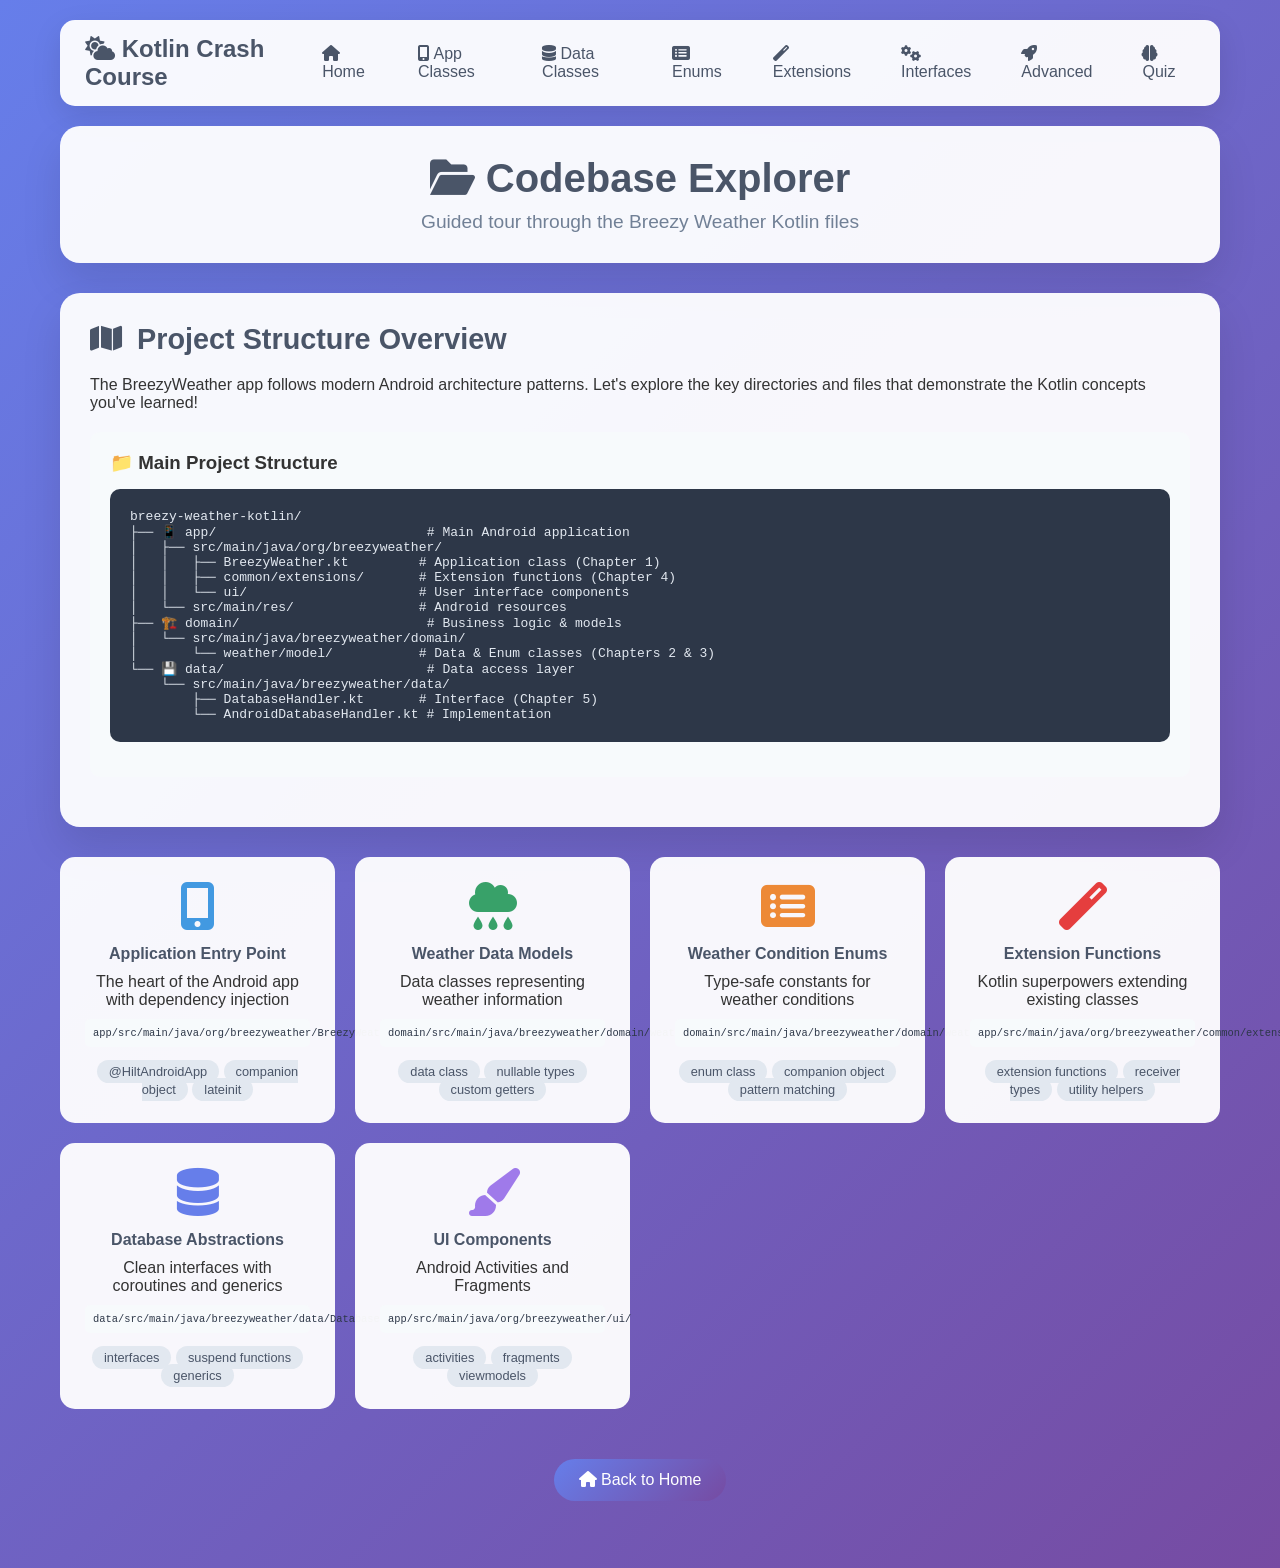
<file: kotlin-crash-course/codebase-explorer.html>
<!DOCTYPE html>
<html lang="en">

<head>
    <meta charset="UTF-8">
    <meta name="viewport" content="width=device-width, initial-scale=1.0">
    <title>Codebase Explorer - Kotlin Crash Course</title>
    <link href="https://cdnjs.cloudflare.com/ajax/libs/font-awesome/6.0.0/css/all.min.css" rel="stylesheet">
    <link rel="stylesheet" href="styles.css">
</head>

<body>
    <div class="container">
        <div class="header">
            <h1><i class="fas fa-folder-open"></i> Codebase Explorer</h1>
            <p>Guided tour through the Breezy Weather Kotlin files</p>
        </div>

        <div class="learning-section">
            <h2 class="section-title">
                <i class="fas fa-map"></i>
                Project Structure Overview
            </h2>

            <p>The BreezyWeather app follows modern Android architecture patterns. Let's explore the key directories and
                files that demonstrate the Kotlin concepts you've learned!</p>

            <div style="background: #f7fafc; padding: 20px; border-radius: 10px; margin: 20px 0;">
                <h3>📁 Main Project Structure</h3>
                <div class="code-example">
                    <pre>breezy-weather-kotlin/
├── 📱 app/                           # Main Android application
│   ├── src/main/java/org/breezyweather/
│   │   ├── BreezyWeather.kt         # Application class (Chapter 1)
│   │   ├── common/extensions/       # Extension functions (Chapter 4)
│   │   └── ui/                      # User interface components
│   └── src/main/res/                # Android resources
├── 🏗️ domain/                        # Business logic & models
│   └── src/main/java/breezyweather/domain/
│       └── weather/model/           # Data & Enum classes (Chapters 2 & 3)
└── 💾 data/                          # Data access layer
    └── src/main/java/breezyweather/data/
        ├── DatabaseHandler.kt       # Interface (Chapter 5)
        └── AndroidDatabaseHandler.kt # Implementation</pre>
                </div>
            </div>
        </div>

        <div class="explorer-grid">
            <div class="explorer-card" onclick="exploreFile('application')">
                <i class="fas fa-mobile-alt" style="color: #4299e1;"></i>
                <h4>Application Entry Point</h4>
                <p>The heart of the Android app with dependency injection</p>
                <code>app/src/main/java/org/breezyweather/BreezyWeather.kt</code>
                <div style="margin-top: 15px;">
                    <span class="tag">@HiltAndroidApp</span>
                    <span class="tag">companion object</span>
                    <span class="tag">lateinit</span>
                </div>
            </div>

            <div class="explorer-card" onclick="exploreFile('weather-models')">
                <i class="fas fa-cloud-rain" style="color: #38a169;"></i>
                <h4>Weather Data Models</h4>
                <p>Data classes representing weather information</p>
                <code>domain/src/main/java/breezyweather/domain/weather/model/</code>
                <div style="margin-top: 15px;">
                    <span class="tag">data class</span>
                    <span class="tag">nullable types</span>
                    <span class="tag">custom getters</span>
                </div>
            </div>

            <div class="explorer-card" onclick="exploreFile('weather-enums')">
                <i class="fas fa-list-alt" style="color: #ed8936;"></i>
                <h4>Weather Condition Enums</h4>
                <p>Type-safe constants for weather conditions</p>
                <code>domain/src/main/java/breezyweather/domain/weather/model/WeatherCode.kt</code>
                <div style="margin-top: 15px;">
                    <span class="tag">enum class</span>
                    <span class="tag">companion object</span>
                    <span class="tag">pattern matching</span>
                </div>
            </div>

            <div class="explorer-card" onclick="exploreFile('extensions')">
                <i class="fas fa-magic" style="color: #e53e3e;"></i>
                <h4>Extension Functions</h4>
                <p>Kotlin superpowers extending existing classes</p>
                <code>app/src/main/java/org/breezyweather/common/extensions/</code>
                <div style="margin-top: 15px;">
                    <span class="tag">extension functions</span>
                    <span class="tag">receiver types</span>
                    <span class="tag">utility helpers</span>
                </div>
            </div>

            <div class="explorer-card" onclick="exploreFile('database-interface')">
                <i class="fas fa-database" style="color: #667eea;"></i>
                <h4>Database Abstractions</h4>
                <p>Clean interfaces with coroutines and generics</p>
                <code>data/src/main/java/breezyweather/data/DatabaseHandler.kt</code>
                <div style="margin-top: 15px;">
                    <span class="tag">interfaces</span>
                    <span class="tag">suspend functions</span>
                    <span class="tag">generics</span>
                </div>
            </div>

            <div class="explorer-card" onclick="exploreFile('ui-components')">
                <i class="fas fa-paint-brush" style="color: #9f7aea;"></i>
                <h4>UI Components</h4>
                <p>Android Activities and Fragments</p>
                <code>app/src/main/java/org/breezyweather/ui/</code>
                <div style="margin-top: 15px;">
                    <span class="tag">activities</span>
                    <span class="tag">fragments</span>
                    <span class="tag">viewmodels</span>
                </div>
            </div>
        </div>

        <div class="learning-section" id="fileDetails" style="display: none;">
            <h2 class="section-title">
                <i class="fas fa-code"></i>
                <span id="fileTitle">File Details</span>
            </h2>
            <div id="fileContent"></div>
        </div>

        <div style="text-align: center; margin: 40px 0;">
            <button class="btn" onclick="navigateHome()">
                <i class="fas fa-home"></i> Back to Home
            </button>
        </div>
    </div>

    <script src="navigation.js"></script>
    <script src="script.js"></script>
    <script>
        function exploreFile(fileType) {
            const detailsSection = document.getElementById('fileDetails');
            const titleElement = document.getElementById('fileTitle');
            const contentElement = document.getElementById('fileContent');

            detailsSection.style.display = 'block';

            switch (fileType) {
                case 'application':
                    titleElement.textContent = 'Application Entry Point';
                    contentElement.innerHTML = `
                        <p>The BreezyWeather.kt file is the main Application class that serves as the entry point for the entire Android app.</p>
                        
                        <h4>🎯 Key Concepts You'll See:</h4>
                        <ul style="line-height: 1.8;">
                            <li><strong>@HiltAndroidApp:</strong> Enables dependency injection throughout the app</li>
                            <li><strong>companion object:</strong> Provides static-like access to the application instance</li>
                            <li><strong>lateinit var:</strong> Promise to initialize the instance before use</li>
                            <li><strong>override fun onCreate():</strong> App startup lifecycle method</li>
                        </ul>
                        
                        <div class="file-explore-card">
                            <h4><i class="fas fa-folder-open"></i> Files to Open:</h4>
                            <ul>
                                <li><code>app/src/main/java/org/breezyweather/BreezyWeather.kt</code></li>
                                <li><code>app/src/main/java/org/breezyweather/Migrations.kt</code></li>
                            </ul>
                        </div>
                        
                        <div class="memory-hack">
                            <h4><i class="fas fa-lightbulb"></i> What to Look For:</h4>
                            <p>Notice how the Application class uses Hilt for dependency injection and sets up global app configuration like dark mode and notification channels.</p>
                        </div>
                    `;
                    break;

                case 'weather-models':
                    titleElement.textContent = 'Weather Data Models';
                    contentElement.innerHTML = `
                        <p>The weather model directory contains data classes that represent different aspects of weather information.</p>
                        
                        <h4>📦 Key Data Classes:</h4>
                        <ul style="line-height: 1.8;">
                            <li><strong>Wind.kt:</strong> Wind speed, direction, and gusts with smart arrow indicators</li>
                            <li><strong>Temperature.kt:</strong> Temperature values with unit conversion</li>
                            <li><strong>Weather.kt:</strong> Main weather data container</li>
                            <li><strong>Precipitation.kt:</strong> Rain and snow information</li>
                        </ul>
                        
                        <div class="file-explore-card">
                            <h4><i class="fas fa-folder-open"></i> Files to Open:</h4>
                            <ul>
                                <li><code>domain/src/main/java/breezyweather/domain/weather/model/Wind.kt</code></li>
                                <li><code>domain/src/main/java/breezyweather/domain/weather/model/Temperature.kt</code></li>
                                <li><code>domain/src/main/java/breezyweather/domain/weather/model/Weather.kt</code></li>
                                <li><code>domain/src/main/java/breezyweather/domain/weather/model/Precipitation.kt</code></li>
                            </ul>
                        </div>
                        
                        <div class="memory-hack">
                            <h4><i class="fas fa-magic"></i> What to Look For:</h4>
                            <p>Notice the <strong>data class</strong> keyword, <strong>nullable types</strong> (Double?), <strong>default parameters</strong>, and <strong>custom getters</strong> that calculate derived values like wind direction arrows.</p>
                        </div>
                    `;
                    break;

                case 'weather-enums':
                    titleElement.textContent = 'Weather Condition Enums';
                    contentElement.innerHTML = `
                        <p>Enum classes provide type-safe constants for weather conditions, ensuring only valid weather states are used throughout the app.</p>
                        
                        <h4>🏷️ Key Enum Classes:</h4>
                        <ul style="line-height: 1.8;">
                            <li><strong>WeatherCode.kt:</strong> Main weather conditions (clear, cloudy, rain, etc.)</li>
                            <li><strong>AlertSeverity.kt:</strong> Weather alert severity levels</li>
                            <li><strong>PrecipitationType.kt:</strong> Types of precipitation</li>
                        </ul>
                        
                        <div class="file-explore-card">
                            <h4><i class="fas fa-folder-open"></i> Files to Open:</h4>
                            <ul>
                                <li><code>domain/src/main/java/breezyweather/domain/weather/model/WeatherCode.kt</code></li>
                                <li><code>domain/src/main/java/breezyweather/domain/weather/model/AlertSeverity.kt</code></li>
                                <li><code>domain/src/main/java/breezyweather/domain/weather/model/PrecipitationType.kt</code></li>
                            </ul>
                        </div>
                        
                        <div class="memory-hack">
                            <h4><i class="fas fa-shield-alt"></i> What to Look For:</h4>
                            <p>Notice the <strong>enum class</strong> declaration, <strong>constructor parameters</strong> for additional data, <strong>companion object</strong> utility functions, and how they work with <strong>when expressions</strong>.</p>
                        </div>
                    `;
                    break;

                case 'extensions':
                    titleElement.textContent = 'Extension Functions';
                    contentElement.innerHTML = `
                        <p>Extension functions add new capabilities to existing classes without modifying their source code - one of Kotlin's most powerful features!</p>
                        
                        <h4>🪄 Extension Categories:</h4>
                        <ul style="line-height: 1.8;">
                            <li><strong>DateExtensions.kt:</strong> Weather-specific date formatting</li>
                            <li><strong>ContextExtensions.kt:</strong> Android context utilities</li>
                            <li><strong>NumberExtensions.kt:</strong> Number formatting helpers</li>
                        </ul>
                        
                        <div class="file-explore-card">
                            <h4><i class="fas fa-folder-open"></i> Files to Open:</h4>
                            <ul>
                                <li><code>app/src/main/java/org/breezyweather/common/extensions/DateExtensions.kt</code></li>
                                <li><code>app/src/main/java/org/breezyweather/common/extensions/ContextExtensions.kt</code></li>
                                <li><code>app/src/main/java/org/breezyweather/common/extensions/NumberExtensions.kt</code></li>
                            </ul>
                        </div>
                        
                        <div class="memory-hack">
                            <h4><i class="fas fa-plus-circle"></i> What to Look For:</h4>
                            <p>Notice the <strong>fun ClassName.extensionName()</strong> syntax, how <strong>this</strong> refers to the receiver object, and <strong>extension properties</strong> with custom getters.</p>
                        </div>
                    `;
                    break;

                case 'database-interface':
                    titleElement.textContent = 'Database Abstractions';
                    contentElement.innerHTML = `
                        <p>The database layer demonstrates clean architecture with interfaces, generics, and coroutines for async operations.</p>
                        
                        <h4>🔧 Key Interface Features:</h4>
                        <ul style="line-height: 1.8;">
                            <li><strong>Suspend Functions:</strong> Non-blocking database operations</li>
                            <li><strong>Generics:</strong> Type-safe operations for any data type</li>
                            <li><strong>Flow Integration:</strong> Reactive data streams</li>
                            <li><strong>Clean Separation:</strong> Interface vs implementation</li>
                        </ul>
                        
                        <div class="file-explore-card">
                            <h4><i class="fas fa-folder-open"></i> Files to Open:</h4>
                            <ul>
                                <li><code>data/src/main/java/breezyweather/data/DatabaseHandler.kt</code></li>
                                <li><code>data/src/main/java/breezyweather/data/AndroidDatabaseHandler.kt</code></li>
                            </ul>
                        </div>
                        
                        <div class="memory-hack">
                            <h4><i class="fas fa-cogs"></i> What to Look For:</h4>
                            <p>Notice the <strong>interface</strong> keyword, <strong>suspend fun</strong> declarations, <strong>generic type parameters</strong> (&lt;T&gt;), and <strong>Flow</strong> return types for reactive programming.</p>
                        </div>
                    `;
                    break;

                case 'ui-components':
                    titleElement.textContent = 'UI Components';
                    contentElement.innerHTML = `
                        <p>The UI layer contains Android Activities, Fragments, and ViewModels that use all the Kotlin concepts you've learned.</p>
                        
                        <h4>📱 UI Architecture:</h4>
                        <ul style="line-height: 1.8;">
                            <li><strong>Activities:</strong> Main app screens and navigation</li>
                            <li><strong>Fragments:</strong> Reusable UI components</li>
                            <li><strong>ViewModels:</strong> UI state management with coroutines</li>
                            <li><strong>Adapters:</strong> List and grid data presentation</li>
                        </ul>
                        
                        <div class="file-explore-card">
                            <h4><i class="fas fa-folder-open"></i> Directory to Explore:</h4>
                            <ul>
                                <li><code>app/src/main/java/org/breezyweather/ui/</code></li>
                            </ul>
                        </div>
                        
                        <div class="memory-hack">
                            <h4><i class="fas fa-eye"></i> What to Look For:</h4>
                            <p>Notice how the UI components use <strong>data classes</strong> for state, <strong>sealed classes</strong> for UI states, <strong>coroutines</strong> for async operations, and <strong>extension functions</strong> for view utilities.</p>
                        </div>
                    `;
                    break;
            }

            detailsSection.scrollIntoView({ behavior: 'smooth' });
        }
    </script>
</body>

</html>
</file>
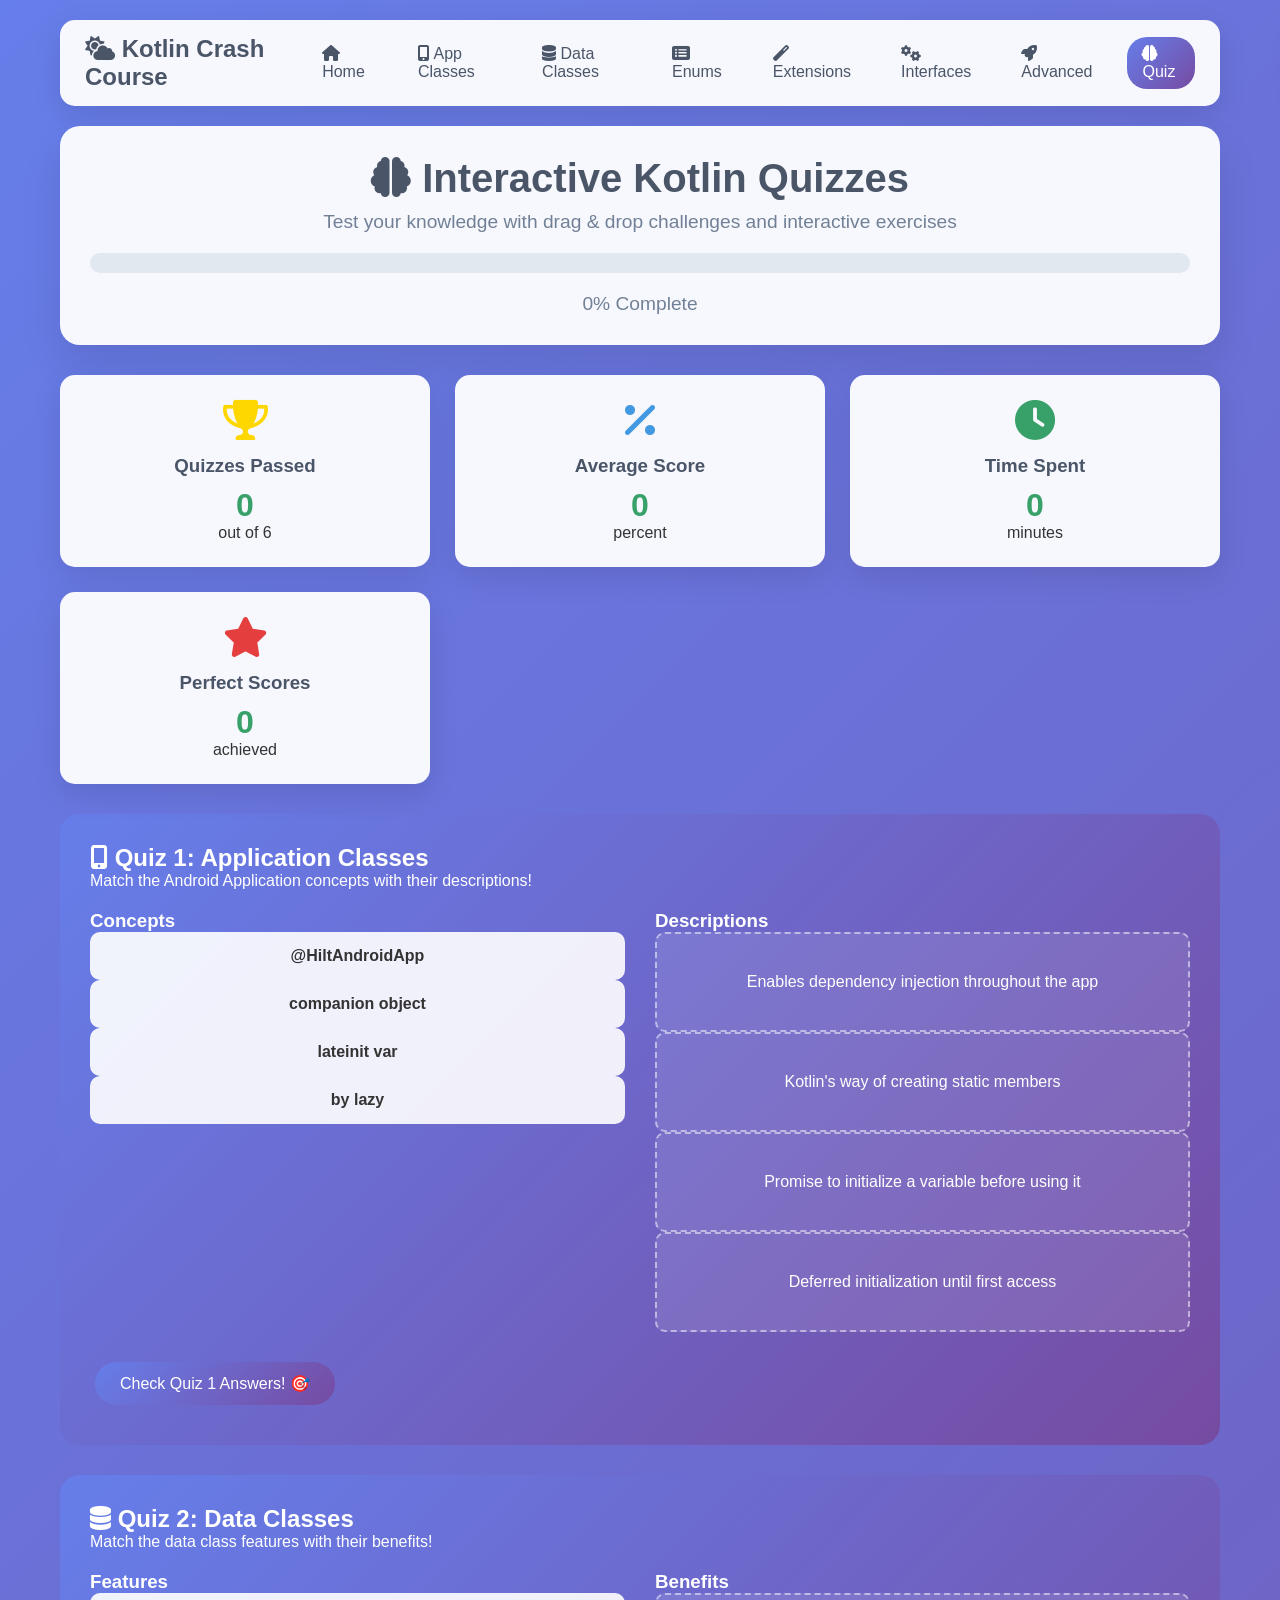
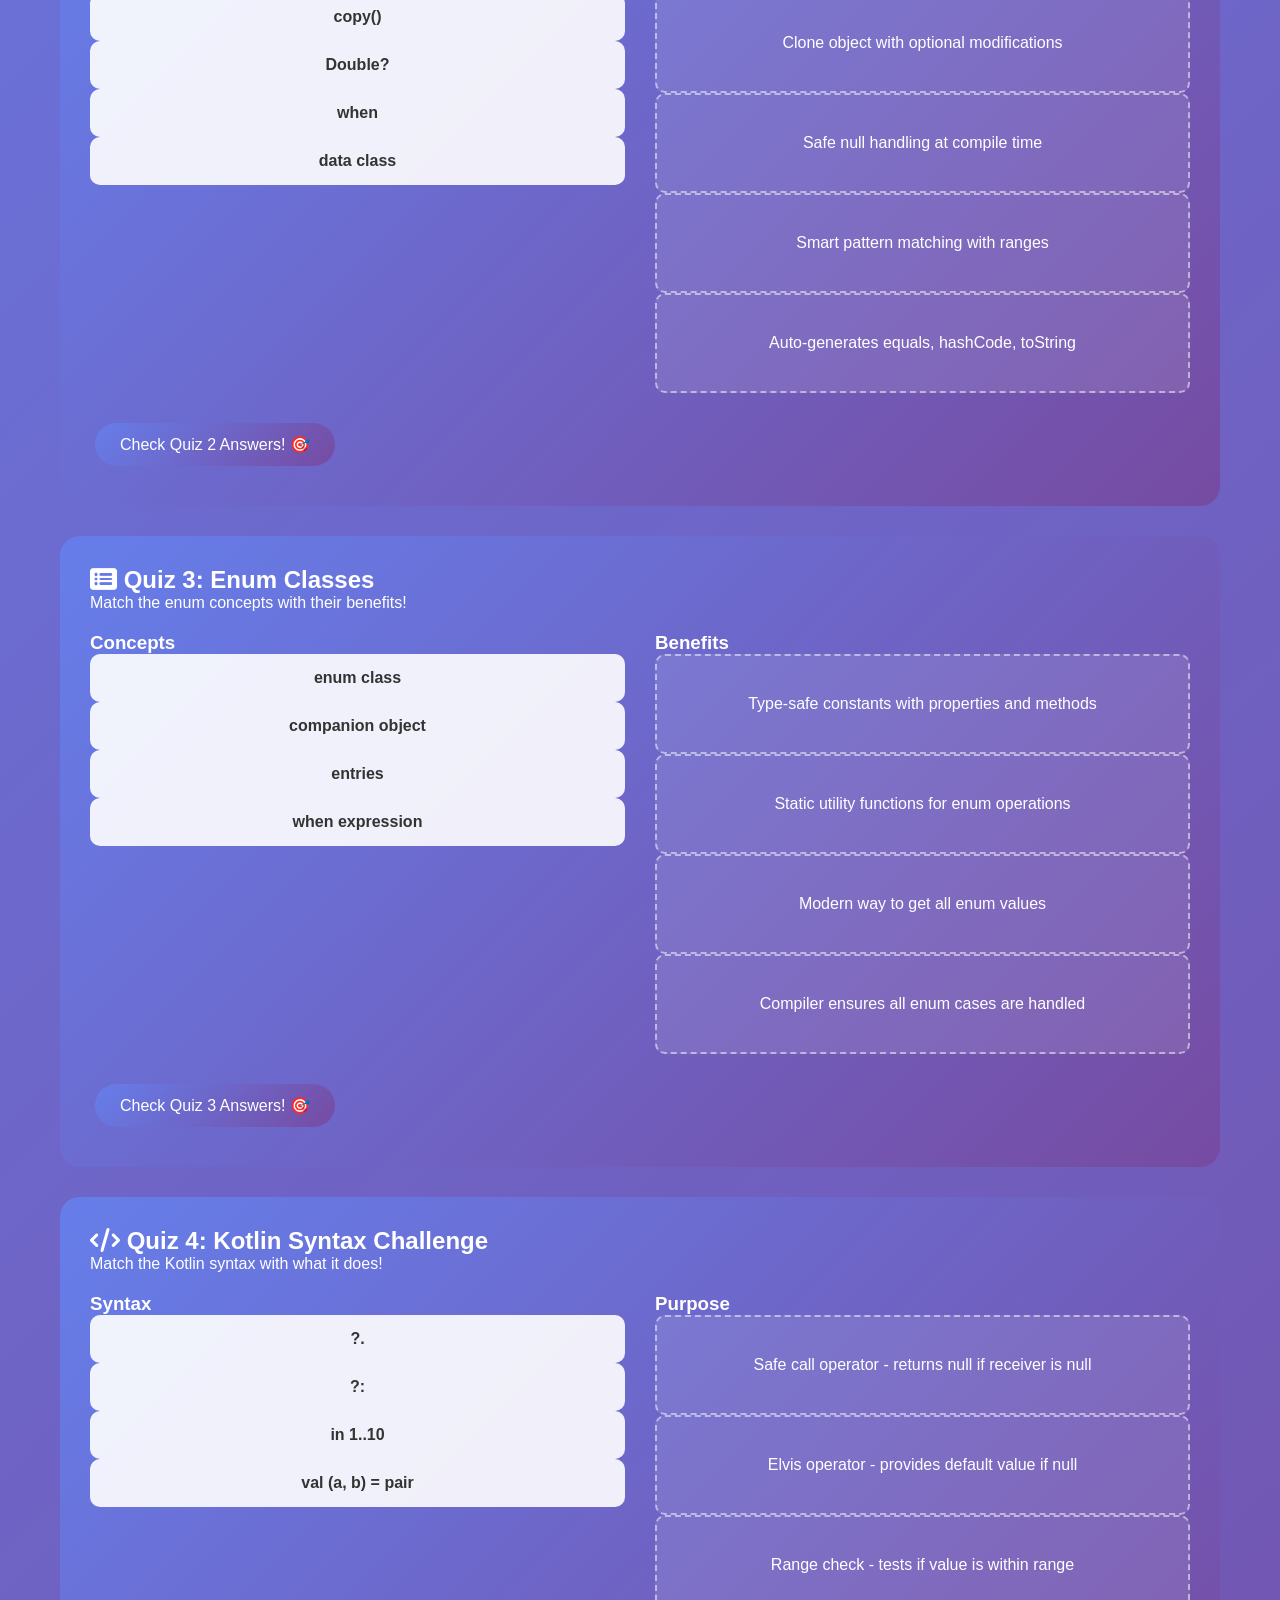
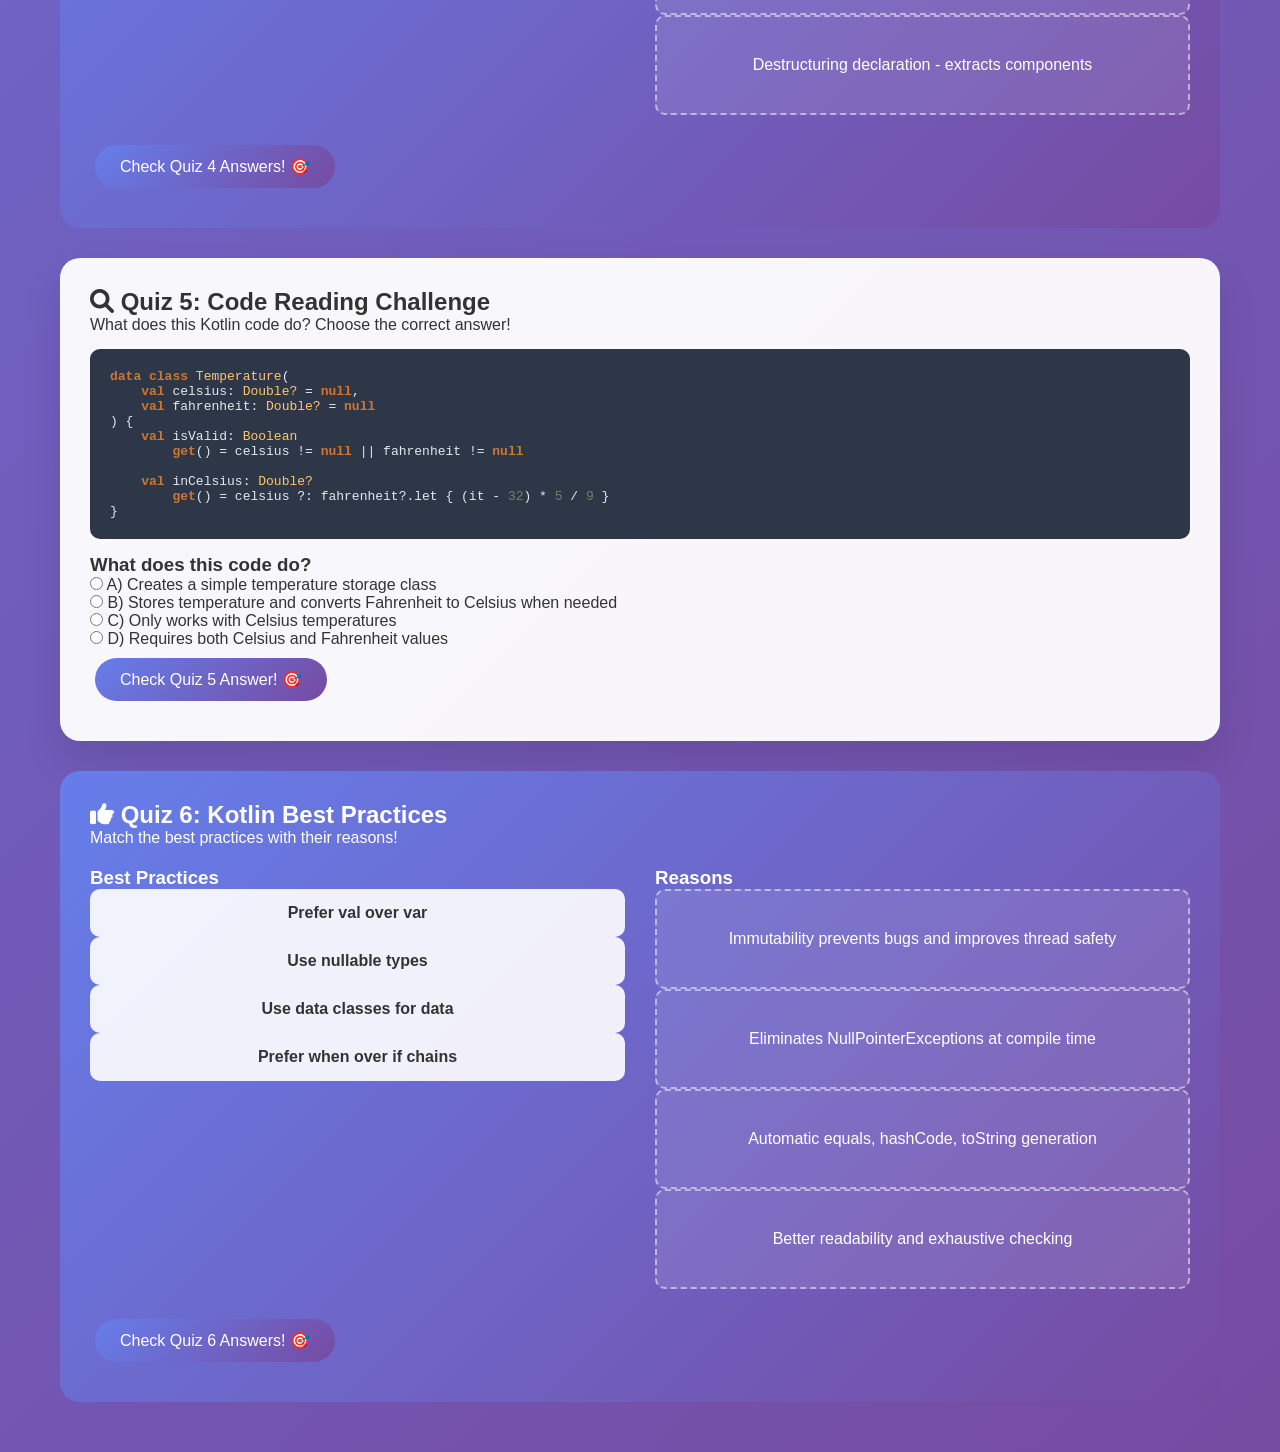
<file: kotlin-crash-course/quiz.html>
<!DOCTYPE html>
<html lang="en">

<head>
    <meta charset="UTF-8">
    <meta name="viewport" content="width=device-width, initial-scale=1.0">
    <title>Interactive Quizzes - Kotlin Crash Course</title>
    <link href="https://cdnjs.cloudflare.com/ajax/libs/font-awesome/6.0.0/css/all.min.css" rel="stylesheet">
    <link rel="stylesheet" href="styles.css">
</head>

<body>
    <div class="container">
        <div class="header">
            <h1><i class="fas fa-brain"></i> Interactive Kotlin Quizzes</h1>
            <p>Test your knowledge with drag & drop challenges and interactive exercises</p>
            <div class="progress-bar">
                <div class="progress-fill" id="quizProgress" style="width: 0%"></div>
            </div>
            <p id="progressText">0/6 quizzes completed</p>
        </div>

        <div class="dashboard">
            <div class="stat-card">
                <i class="fas fa-trophy" style="color: #ffd700;"></i>
                <h3>Quizzes Passed</h3>
                <div class="stat-number" id="quizzesPassed">0</div>
                <p>out of 6</p>
            </div>
            <div class="stat-card">
                <i class="fas fa-percent" style="color: #4299e1;"></i>
                <h3>Average Score</h3>
                <div class="stat-number" id="averageScore">0</div>
                <p>percent</p>
            </div>
            <div class="stat-card">
                <i class="fas fa-clock" style="color: #38a169;"></i>
                <h3>Time Spent</h3>
                <div class="stat-number" id="timeSpent">0</div>
                <p>minutes</p>
            </div>
            <div class="stat-card">
                <i class="fas fa-star" style="color: #e53e3e;"></i>
                <h3>Perfect Scores</h3>
                <div class="stat-number" id="perfectScores">0</div>
                <p>achieved</p>
            </div>
        </div>

        <!-- Quiz 1: Application Classes -->
        <div class="quiz-section">
            <h2><i class="fas fa-mobile-alt"></i> Quiz 1: Application Classes</h2>
            <p>Match the Android Application concepts with their descriptions!</p>

            <div class="drag-drop-area">
                <div>
                    <h3>Concepts</h3>
                    <div class="drag-item" draggable="true" data-concept="hilt-annotation">@HiltAndroidApp</div>
                    <div class="drag-item" draggable="true" data-concept="companion">companion object</div>
                    <div class="drag-item" draggable="true" data-concept="lateinit">lateinit var</div>
                    <div class="drag-item" draggable="true" data-concept="lazy">by lazy</div>
                </div>
                <div>
                    <h3>Descriptions</h3>
                    <div class="drop-zone" data-answer="hilt-annotation">
                        Enables dependency injection throughout the app
                    </div>
                    <div class="drop-zone" data-answer="companion">
                        Kotlin's way of creating static members
                    </div>
                    <div class="drop-zone" data-answer="lateinit">
                        Promise to initialize a variable before using it
                    </div>
                    <div class="drop-zone" data-answer="lazy">
                        Deferred initialization until first access
                    </div>
                </div>
            </div>

            <button class="btn" onclick="checkQuizAnswers(1)">Check Quiz 1 Answers! 🎯</button>
            <div id="quizResult1"></div>
        </div>

        <!-- Quiz 2: Data Classes -->
        <div class="quiz-section">
            <h2><i class="fas fa-database"></i> Quiz 2: Data Classes</h2>
            <p>Match the data class features with their benefits!</p>

            <div class="drag-drop-area">
                <div>
                    <h3>Features</h3>
                    <div class="drag-item" draggable="true" data-concept="copy-function">copy()</div>
                    <div class="drag-item" draggable="true" data-concept="nullable-types">Double?</div>
                    <div class="drag-item" draggable="true" data-concept="when-expression">when</div>
                    <div class="drag-item" draggable="true" data-concept="data-keyword">data class</div>
                </div>
                <div>
                    <h3>Benefits</h3>
                    <div class="drop-zone" data-answer="copy-function">
                        Clone object with optional modifications
                    </div>
                    <div class="drop-zone" data-answer="nullable-types">
                        Safe null handling at compile time
                    </div>
                    <div class="drop-zone" data-answer="when-expression">
                        Smart pattern matching with ranges
                    </div>
                    <div class="drop-zone" data-answer="data-keyword">
                        Auto-generates equals, hashCode, toString
                    </div>
                </div>
            </div>

            <button class="btn" onclick="checkQuizAnswers(2)">Check Quiz 2 Answers! 🎯</button>
            <div id="quizResult2"></div>
        </div>

        <!-- Quiz 3: Enum Classes -->
        <div class="quiz-section">
            <h2><i class="fas fa-list-alt"></i> Quiz 3: Enum Classes</h2>
            <p>Match the enum concepts with their benefits!</p>

            <div class="drag-drop-area">
                <div>
                    <h3>Concepts</h3>
                    <div class="drag-item" draggable="true" data-concept="enum-class">enum class</div>
                    <div class="drag-item" draggable="true" data-concept="companion-object">companion object</div>
                    <div class="drag-item" draggable="true" data-concept="entries">entries</div>
                    <div class="drag-item" draggable="true" data-concept="when-exhaustive">when expression</div>
                </div>
                <div>
                    <h3>Benefits</h3>
                    <div class="drop-zone" data-answer="enum-class">
                        Type-safe constants with properties and methods
                    </div>
                    <div class="drop-zone" data-answer="companion-object">
                        Static utility functions for enum operations
                    </div>
                    <div class="drop-zone" data-answer="entries">
                        Modern way to get all enum values
                    </div>
                    <div class="drop-zone" data-answer="when-exhaustive">
                        Compiler ensures all enum cases are handled
                    </div>
                </div>
            </div>

            <button class="btn" onclick="checkQuizAnswers(3)">Check Quiz 3 Answers! 🎯</button>
            <div id="quizResult3"></div>
        </div>

        <!-- Quiz 4: Code Syntax Challenge -->
        <div class="quiz-section">
            <h2><i class="fas fa-code"></i> Quiz 4: Kotlin Syntax Challenge</h2>
            <p>Match the Kotlin syntax with what it does!</p>

            <div class="drag-drop-area">
                <div>
                    <h3>Syntax</h3>
                    <div class="drag-item" draggable="true" data-concept="safe-call">?.</div>
                    <div class="drag-item" draggable="true" data-concept="elvis">?:</div>
                    <div class="drag-item" draggable="true" data-concept="range">in 1..10</div>
                    <div class="drag-item" draggable="true" data-concept="destructuring">val (a, b) = pair</div>
                </div>
                <div>
                    <h3>Purpose</h3>
                    <div class="drop-zone" data-answer="safe-call">
                        Safe call operator - returns null if receiver is null
                    </div>
                    <div class="drop-zone" data-answer="elvis">
                        Elvis operator - provides default value if null
                    </div>
                    <div class="drop-zone" data-answer="range">
                        Range check - tests if value is within range
                    </div>
                    <div class="drop-zone" data-answer="destructuring">
                        Destructuring declaration - extracts components
                    </div>
                </div>
            </div>

            <button class="btn" onclick="checkQuizAnswers(4)">Check Quiz 4 Answers! 🎯</button>
            <div id="quizResult4"></div>
        </div>

        <!-- Quiz 5: Code Reading Challenge -->
        <div class="learning-section">
            <h2><i class="fas fa-search"></i> Quiz 5: Code Reading Challenge</h2>
            <p>What does this Kotlin code do? Choose the correct answer!</p>

            <div class="code-example">
                <pre><span class="kotlin-keyword">data class</span> <span class="kotlin-type">Temperature</span>(
    <span class="kotlin-keyword">val</span> celsius: <span class="kotlin-type">Double?</span> = <span class="kotlin-keyword">null</span>,
    <span class="kotlin-keyword">val</span> fahrenheit: <span class="kotlin-type">Double?</span> = <span class="kotlin-keyword">null</span>
) {
    <span class="kotlin-keyword">val</span> isValid: <span class="kotlin-type">Boolean</span>
        <span class="kotlin-keyword">get</span>() = celsius != <span class="kotlin-keyword">null</span> || fahrenheit != <span class="kotlin-keyword">null</span>
        
    <span class="kotlin-keyword">val</span> inCelsius: <span class="kotlin-type">Double?</span>
        <span class="kotlin-keyword">get</span>() = celsius ?: fahrenheit?.let { (it - <span class="kotlin-string">32</span>) * <span class="kotlin-string">5</span> / <span class="kotlin-string">9</span> }
}</pre>
            </div>

            <div class="multiple-choice" id="quiz5">
                <h3>What does this code do?</h3>
                <div class="choice-option" onclick="selectChoice(5, 'a')">
                    <input type="radio" name="quiz5" value="a">
                    <label>A) Creates a simple temperature storage class</label>
                </div>
                <div class="choice-option" onclick="selectChoice(5, 'b')">
                    <input type="radio" name="quiz5" value="b">
                    <label>B) Stores temperature and converts Fahrenheit to Celsius when needed</label>
                </div>
                <div class="choice-option" onclick="selectChoice(5, 'c')">
                    <input type="radio" name="quiz5" value="c">
                    <label>C) Only works with Celsius temperatures</label>
                </div>
                <div class="choice-option" onclick="selectChoice(5, 'd')">
                    <input type="radio" name="quiz5" value="d">
                    <label>D) Requires both Celsius and Fahrenheit values</label>
                </div>
            </div>

            <button class="btn" onclick="checkMultipleChoice(5, 'b')">Check Quiz 5 Answer! 🎯</button>
            <div id="quizResult5"></div>
        </div>

        <!-- Quiz 6: Best Practices -->
        <div class="quiz-section">
            <h2><i class="fas fa-thumbs-up"></i> Quiz 6: Kotlin Best Practices</h2>
            <p>Match the best practices with their reasons!</p>

            <div class="drag-drop-area">
                <div>
                    <h3>Best Practices</h3>
                    <div class="drag-item" draggable="true" data-concept="prefer-val">Prefer val over var</div>
                    <div class="drag-item" draggable="true" data-concept="null-safety">Use nullable types</div>
                    <div class="drag-item" draggable="true" data-concept="data-classes">Use data classes for data</div>
                    <div class="drag-item" draggable="true" data-concept="when-sealed">Prefer when over if chains</div>
                </div>
                <div>
                    <h3>Reasons</h3>
                    <div class="drop-zone" data-answer="prefer-val">
                        Immutability prevents bugs and improves thread safety
                    </div>
                    <div class="drop-zone" data-answer="null-safety">
                        Eliminates NullPointerExceptions at compile time
                    </div>
                    <div class="drop-zone" data-answer="data-classes">
                        Automatic equals, hashCode, toString generation
                    </div>
                    <div class="drop-zone" data-answer="when-sealed">
                        Better readability and exhaustive checking
                    </div>
                </div>
            </div>

            <button class="btn" onclick="checkQuizAnswers(6)">Check Quiz 6 Answers! 🎯</button>
            <div id="quizResult6"></div>
        </div>

        <!-- Results Summary -->
        <div class="learning-section" id="finalResults" style="display: none;">
            <h2 class="section-title">
                <i class="fas fa-trophy"></i>
                Quiz Results Summary
            </h2>

            <div class="completion-stats">
                <h3>🎓 Your Performance:</h3>
                <div id="resultsBreakdown"></div>
            </div>

            <div style="text-align: center; margin: 30px 0;">
                <button class="btn completion-btn" onclick="resetAllQuizzes()">
                    <i class="fas fa-redo"></i> Retake All Quizzes
                </button>
                <button class="btn" onclick="navigateHome()">
                    <i class="fas fa-home"></i> Back to Home
                </button>
            </div>
        </div>
    </div>

    <div class="achievement" id="achievement">
        <h3><i class="fas fa-trophy"></i> Achievement Unlocked!</h3>
        <p id="achievementText">Quiz Master! 🧠</p>
    </div>

    <script src="navigation.js"></script>
    <script src="script.js"></script>
    <script>
        let quizScores = [0, 0, 0, 0, 0, 0];
        let quizzesCompleted = 0;
        let startTime = Date.now();

        function selectChoice(quizNumber, choice) {
            const quiz = document.getElementById(`quiz${quizNumber}`);
            const radio = quiz.querySelector(`input[value="${choice}"]`);
            radio.checked = true;
        }

        function checkMultipleChoice(quizNumber, correctAnswer) {
            const quiz = document.getElementById(`quiz${quizNumber}`);
            const selected = quiz.querySelector('input[type="radio"]:checked');
            const resultDiv = document.getElementById(`quizResult${quizNumber}`);

            if (!selected) {
                resultDiv.innerHTML = `
                    <div style="background: #fed7d7; color: #e53e3e; padding: 15px; border-radius: 10px; margin-top: 15px;">
                        <h3>Please select an answer!</h3>
                    </div>
                `;
                return;
            }

            const isCorrect = selected.value === correctAnswer;
            quizScores[quizNumber - 1] = isCorrect ? 100 : 0;

            if (isCorrect) {
                resultDiv.innerHTML = `
                    <div style="background: #48bb78; color: white; padding: 15px; border-radius: 10px; margin-top: 15px;">
                        <h3>🎉 Correct! Great job!</h3>
                        <p>This code creates a temperature data class that can store either Celsius or Fahrenheit, and automatically converts to Celsius when needed using the Elvis operator and let function.</p>
                    </div>
                `;
                if (quizScores[quizNumber - 1] === 100) {
                    quizzesCompleted++;
                    updateQuizStats();
                    showAchievement(`Quiz ${quizNumber} Perfect! 🎯`);
                }
            } else {
                resultDiv.innerHTML = `
                    <div style="background: #f56565; color: white; padding: 15px; border-radius: 10px; margin-top: 15px;">
                        <h3>Not quite right. Try again!</h3>
                        <p>Look closely at the <code>inCelsius</code> property - it uses the Elvis operator (?:) to return celsius if it exists, otherwise converts fahrenheit to celsius.</p>
                    </div>
                `;
            }

            checkAllQuizzesCompleted();
        }

        function updateQuizStats() {
            const passedQuizzes = quizScores.filter(score => score === 100).length;
            const averageScore = quizScores.reduce((a, b) => a + b, 0) / quizScores.length;
            const timeSpent = Math.round((Date.now() - startTime) / 60000);

            document.getElementById('quizzesPassed').textContent = passedQuizzes;
            document.getElementById('averageScore').textContent = Math.round(averageScore);
            document.getElementById('timeSpent').textContent = timeSpent;
            document.getElementById('perfectScores').textContent = passedQuizzes;

            const progress = (passedQuizzes / 6) * 100;
            document.getElementById('quizProgress').style.width = progress + '%';
            document.getElementById('progressText').textContent = `${passedQuizzes}/6 quizzes completed`;
        }

        function checkAllQuizzesCompleted() {
            const passedQuizzes = quizScores.filter(score => score === 100).length;
            if (passedQuizzes === 6) {
                showFinalResults();
                showAchievement('All Quizzes Complete! Kotlin Quiz Master! 🏆');
            }
        }

        function showFinalResults() {
            const resultsDiv = document.getElementById('resultsBreakdown');
            const passedQuizzes = quizScores.filter(score => score === 100).length;
            const averageScore = Math.round(quizScores.reduce((a, b) => a + b, 0) / quizScores.length);

            resultsDiv.innerHTML = `
                <div class="skills-grid">
                    <div class="skill-badge">Quizzes Passed: ${passedQuizzes}/6</div>
                    <div class="skill-badge">Average Score: ${averageScore}%</div>
                    <div class="skill-badge">Perfect Scores: ${passedQuizzes}</div>
                    <div class="skill-badge">Time: ${Math.round((Date.now() - startTime) / 60000)} min</div>
                </div>
                <div style="margin: 20px 0; text-align: center;">
                    <h3 style="color: #48bb78;">🎉 Congratulations!</h3>
                    <p>You've mastered the Kotlin fundamentals! You're ready to build amazing Android apps!</p>
                </div>
            `;

            document.getElementById('finalResults').style.display = 'block';
            document.getElementById('finalResults').scrollIntoView({ behavior: 'smooth' });
        }

        function resetAllQuizzes() {
            quizScores = [0, 0, 0, 0, 0, 0];
            quizzesCompleted = 0;
            startTime = Date.now();

            // Reset all quiz results
            for (let i = 1; i <= 6; i++) {
                const resultDiv = document.getElementById(`quizResult${i}`);
                if (resultDiv) resultDiv.innerHTML = '';
            }

            // Reset all drag and drop
            document.querySelectorAll('.drop-zone').forEach(zone => {
                zone.style.backgroundColor = '';
                zone.style.borderColor = '';
                const draggedItem = zone.querySelector('.drag-item');
                if (draggedItem) {
                    zone.removeChild(draggedItem);
                }
            });

            // Reset multiple choice
            document.querySelectorAll('input[type="radio"]').forEach(radio => {
                radio.checked = false;
            });

            updateQuizStats();
            document.getElementById('finalResults').style.display = 'none';
            window.scrollTo({ top: 0, behavior: 'smooth' });
        }

        // Override the checkQuizAnswers function for the quiz page
        function checkQuizAnswers(quizNumber) {
            const dropZones = document.querySelectorAll(`.quiz-section:nth-of-type(${quizNumber + 1}) .drop-zone`);
            let correct = 0;
            let total = 0;

            dropZones.forEach(zone => {
                const expectedAnswer = zone.dataset.answer;
                const draggedItem = zone.querySelector('.drag-item');

                if (draggedItem) {
                    total++;
                    const actualAnswer = draggedItem.dataset.concept;

                    if (expectedAnswer === actualAnswer) {
                        correct++;
                        zone.style.backgroundColor = 'rgba(72, 187, 120, 0.3)';
                        zone.style.borderColor = '#48bb78';
                    } else {
                        zone.style.backgroundColor = 'rgba(245, 101, 101, 0.3)';
                        zone.style.borderColor = '#f56565';
                    }
                }
            });

            const percentage = total > 0 ? Math.round((correct / total) * 100) : 0;
            const resultDiv = document.getElementById(`quizResult${quizNumber}`);
            quizScores[quizNumber - 1] = percentage;

            if (percentage === 100) {
                resultDiv.innerHTML = `
                    <div style="background: #48bb78; color: white; padding: 15px; border-radius: 10px; margin-top: 15px;">
                        <h3>🎉 Perfect Score! ${correct}/${total} correct!</h3>
                        <p>Excellent! You've mastered this topic! 🚀</p>
                    </div>
                `;
                if (percentage === 100 && quizScores[quizNumber - 1] !== 100) {
                    quizzesCompleted++;
                    showAchievement(`Quiz ${quizNumber} Perfect! 🎯`);
                }
            } else {
                resultDiv.innerHTML = `
                    <div style="background: #f56565; color: white; padding: 15px; border-radius: 10px; margin-top: 15px;">
                        <h3>Good try! ${correct}/${total} correct (${percentage}%)</h3>
                        <p>Review the concepts and try again! 💪</p>
                    </div>
                `;
            }

            updateQuizStats();
            checkAllQuizzesCompleted();
        }

        // Add multiple choice styles
        const style = document.createElement('style');
        style.textContent = `
            .multiple-choice {
                background: rgba(255, 255, 255, 0.1);
                padding: 20px;
                border-radius: 10px;
                margin: 20px 0;
            }
            
            .choice-option {
                background: rgba(255, 255, 255, 0.1);
                padding: 15px;
                margin: 10px 0;
                border-radius: 8px;
                cursor: pointer;
                transition: all 0.3s ease;
                display: flex;
                align-items: center;
                gap: 15px;
            }
            
            .choice-option:hover {
                background: rgba(255, 255, 255, 0.2);
                transform: translateX(5px);
            }
            
            .choice-option input[type="radio"] {
                margin: 0;
            }
            
            .choice-option label {
                cursor: pointer;
                flex: 1;
                font-size: 1.1em;
            }
        `;
        document.head.appendChild(style);

        // Initialize
        updateQuizStats();
    </script>
</body>

</html>
</file>
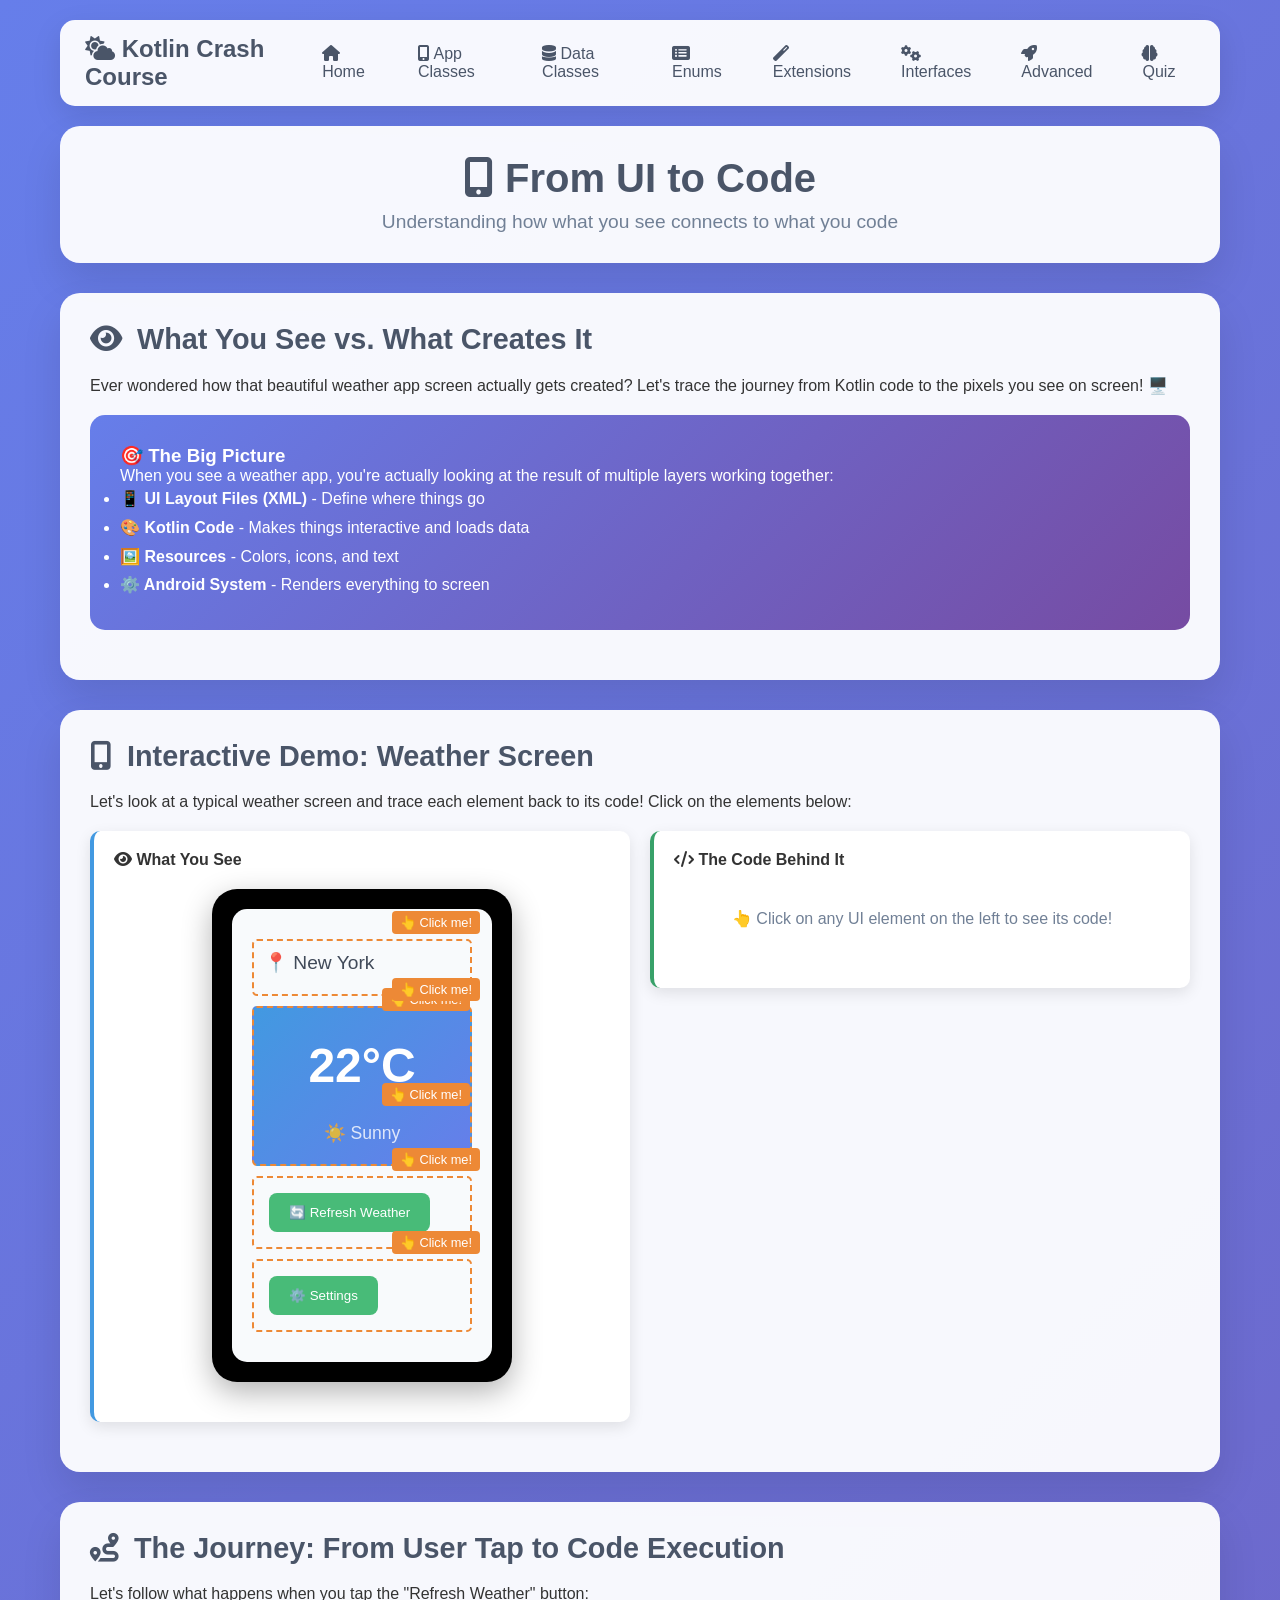
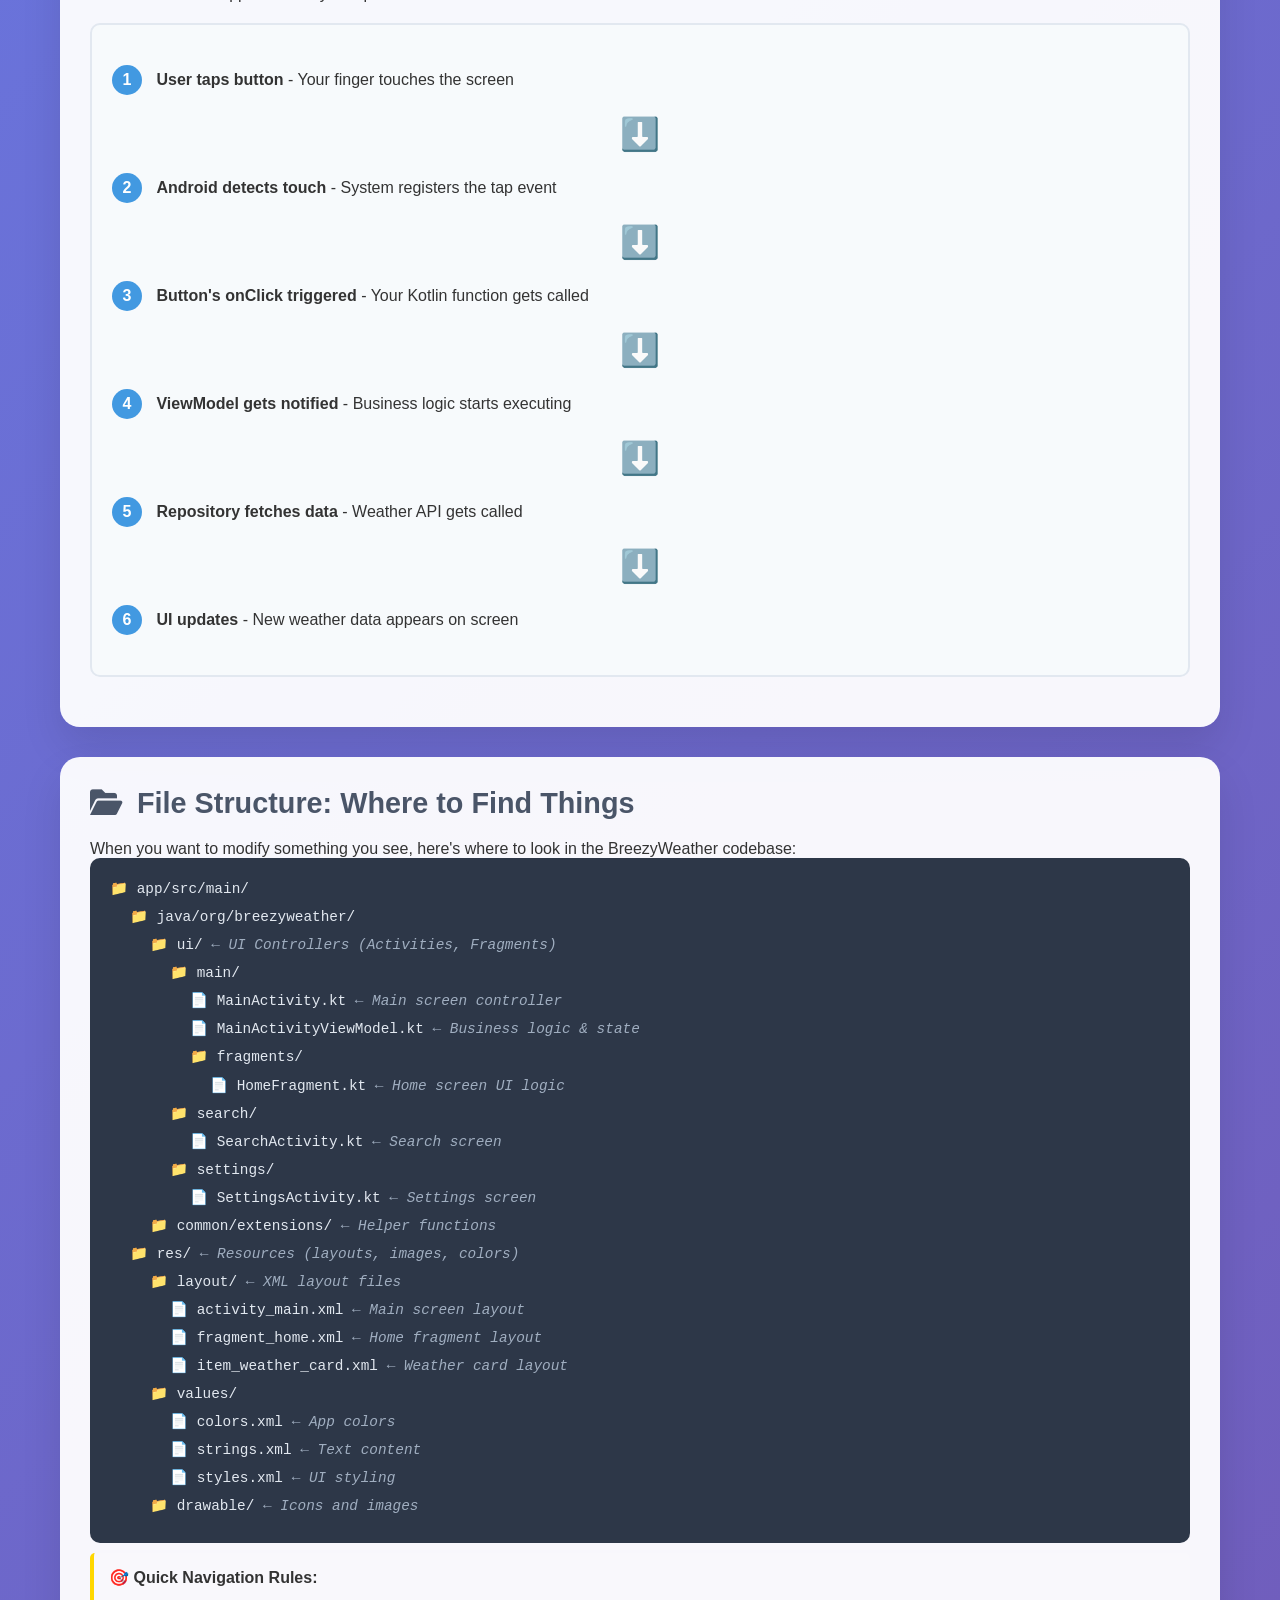
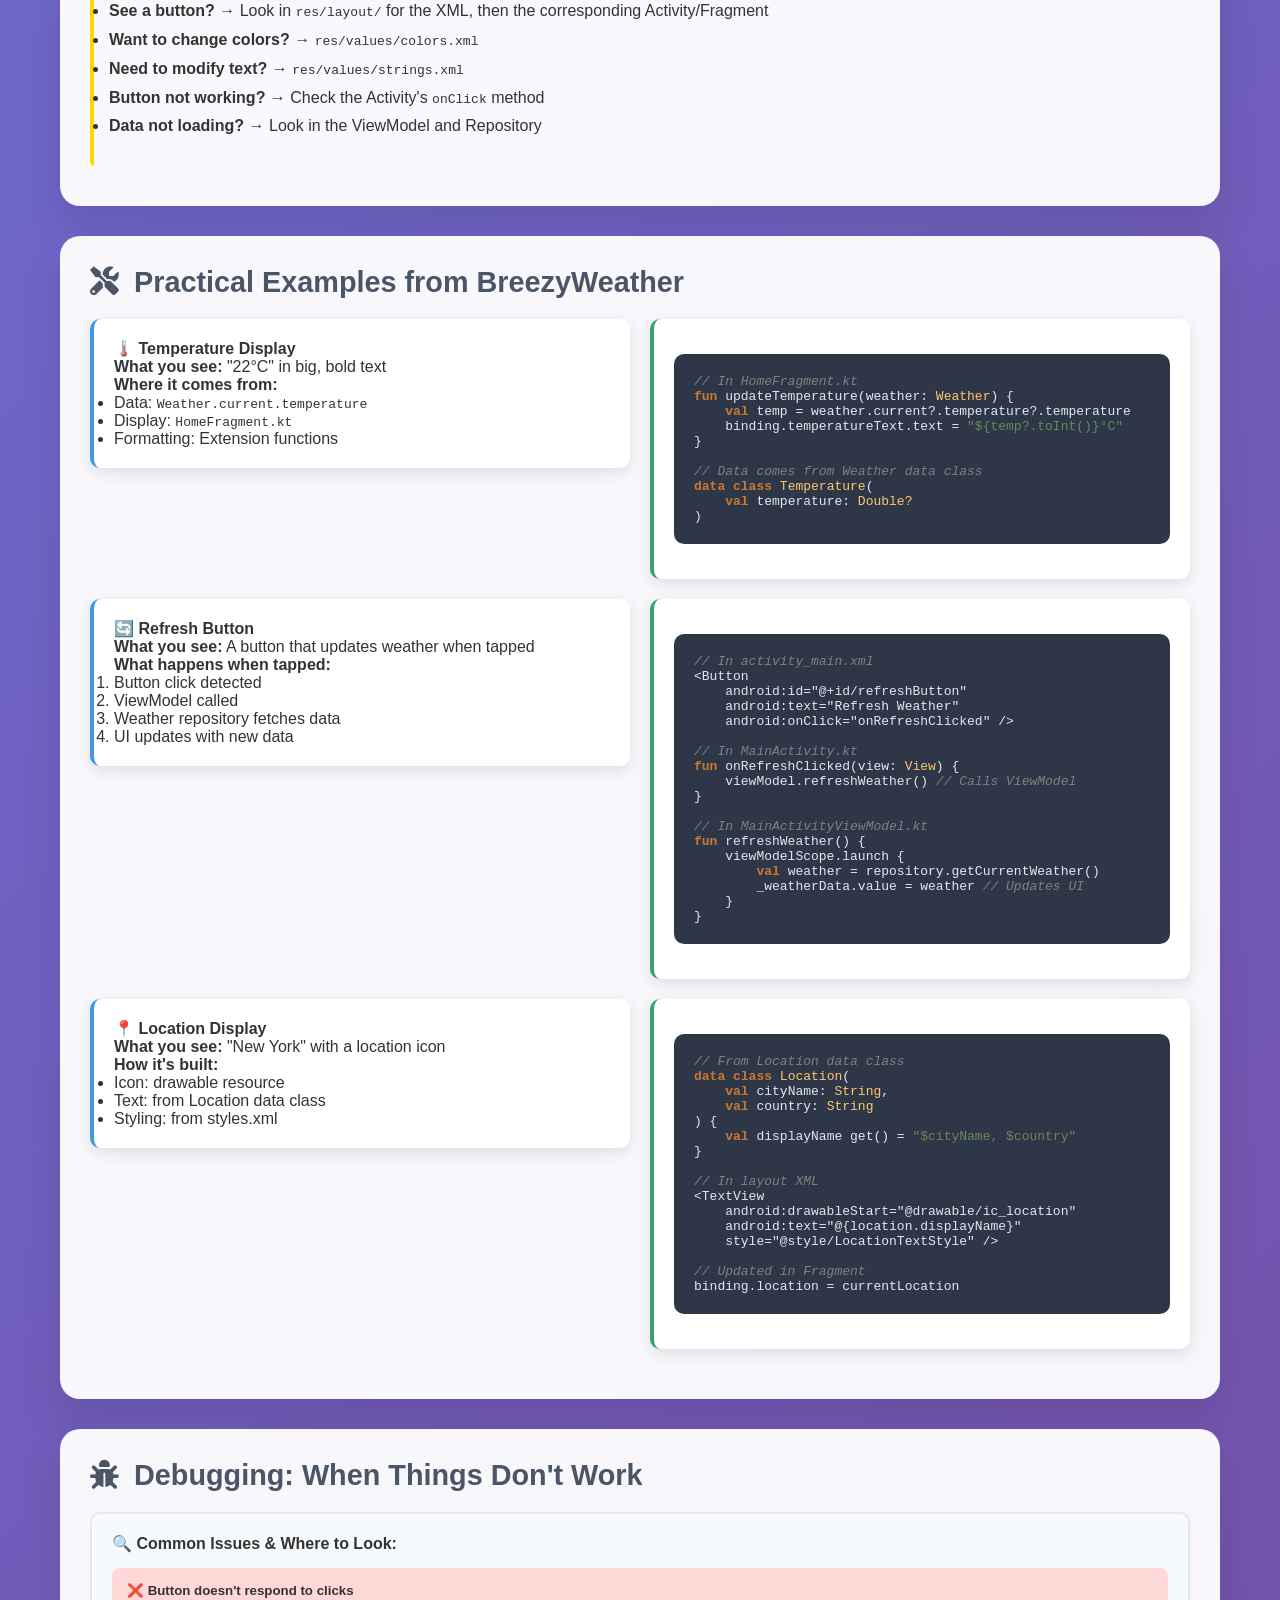
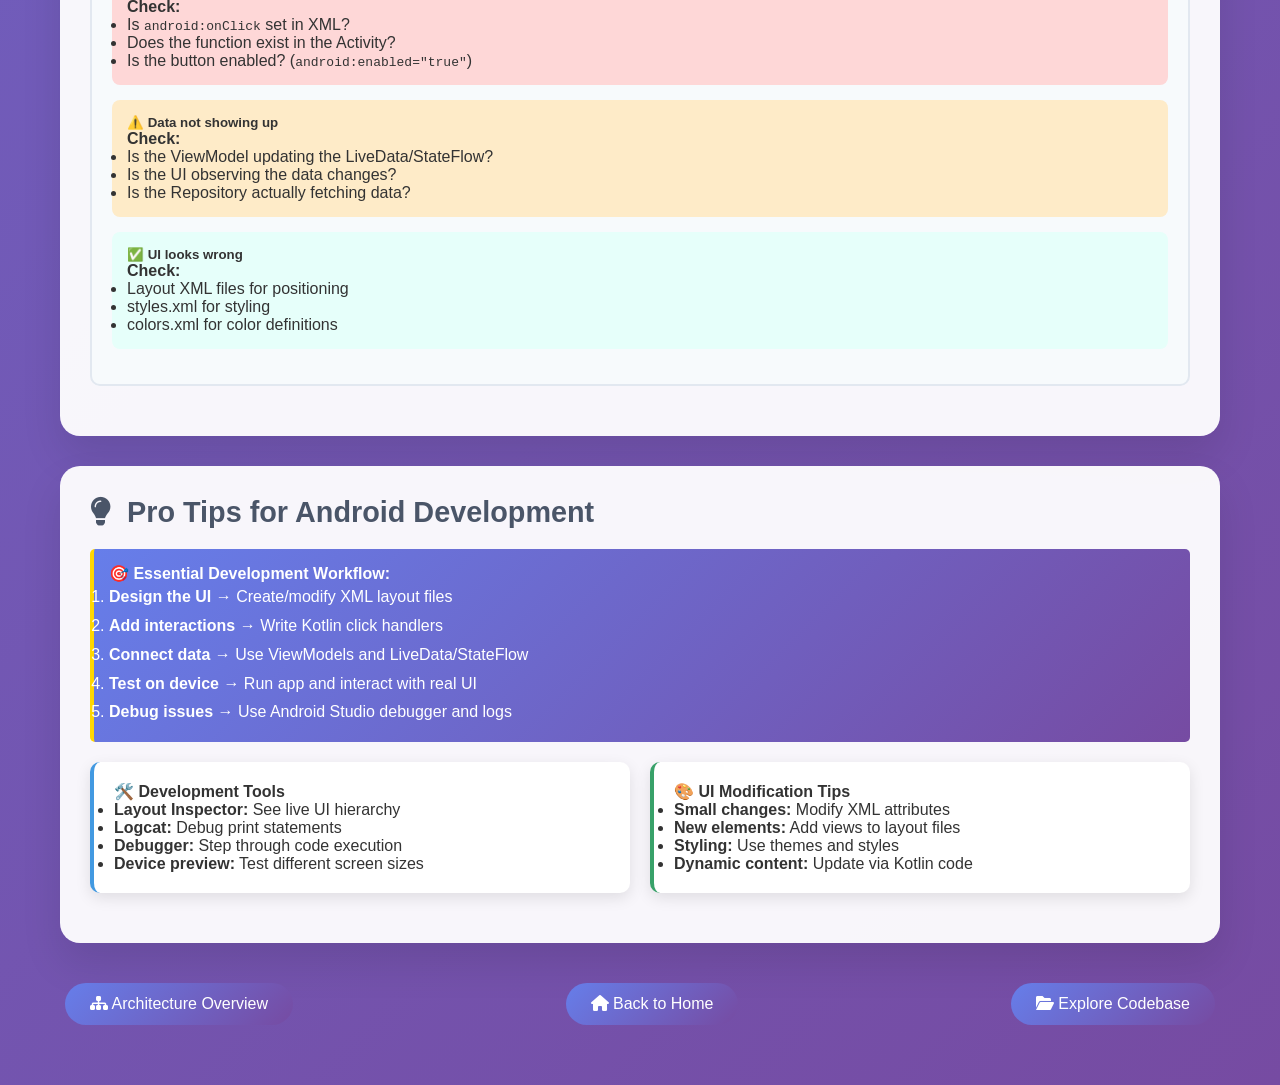
<file: kotlin-crash-course/ui-to-code.html>
<!DOCTYPE html>
<html lang="en">

<head>
    <meta charset="UTF-8">
    <meta name="viewport" content="width=device-width, initial-scale=1.0">
    <title>From UI to Code - Understanding Android Development</title>
    <link href="https://cdnjs.cloudflare.com/ajax/libs/font-awesome/6.0.0/css/all.min.css" rel="stylesheet">
    <link rel="stylesheet" href="styles.css">
    <style>
        .ui-demo {
            background: linear-gradient(135deg, #667eea 0%, #764ba2 100%);
            color: white;
            padding: 30px;
            border-radius: 15px;
            margin: 20px 0;
        }

        .phone-mockup {
            background: #000;
            border-radius: 25px;
            padding: 20px;
            margin: 20px auto;
            max-width: 300px;
            box-shadow: 0 10px 30px rgba(0, 0, 0, 0.3);
        }

        .screen {
            background: #f8fafc;
            border-radius: 15px;
            padding: 20px;
            color: #2d3748;
            min-height: 400px;
        }

        .weather-card {
            background: linear-gradient(135deg, #4299e1, #667eea);
            color: white;
            padding: 20px;
            border-radius: 15px;
            margin: 10px 0;
            text-align: center;
            cursor: pointer;
            transition: transform 0.2s ease;
        }

        .weather-card:hover {
            transform: scale(1.02);
        }

        .temperature {
            font-size: 3em;
            font-weight: bold;
            margin: 10px 0;
        }

        .location {
            font-size: 1.2em;
            margin-bottom: 10px;
            opacity: 0.9;
        }

        .condition {
            font-size: 1.1em;
            opacity: 0.8;
        }

        .action-button {
            background: #48bb78;
            color: white;
            border: none;
            padding: 12px 20px;
            border-radius: 8px;
            cursor: pointer;
            margin: 5px;
            transition: background 0.2s ease;
        }

        .action-button:hover {
            background: #38a169;
        }

        .code-mapping {
            display: grid;
            grid-template-columns: 1fr 1fr;
            gap: 20px;
            margin: 20px 0;
            align-items: start;
        }

        .ui-side,
        .code-side {
            background: white;
            border-radius: 10px;
            padding: 20px;
            box-shadow: 0 5px 15px rgba(0, 0, 0, 0.1);
        }

        .ui-side {
            border-left: 4px solid #4299e1;
        }

        .code-side {
            border-left: 4px solid #38a169;
        }

        .flow-arrow {
            text-align: center;
            font-size: 2em;
            color: #ed8936;
            margin: 20px 0;
        }

        .interaction-demo {
            background: #f7fafc;
            border: 2px solid #e2e8f0;
            border-radius: 10px;
            padding: 20px;
            margin: 20px 0;
        }

        .step-indicator {
            background: #4299e1;
            color: white;
            width: 30px;
            height: 30px;
            border-radius: 50%;
            display: inline-flex;
            align-items: center;
            justify-content: center;
            font-weight: bold;
            margin-right: 10px;
        }

        .clickable-element {
            border: 2px dashed #ed8936;
            padding: 10px;
            margin: 10px 0;
            border-radius: 5px;
            cursor: pointer;
            position: relative;
        }

        .clickable-element::after {
            content: "👆 Click me!";
            position: absolute;
            top: -30px;
            right: -10px;
            background: #ed8936;
            color: white;
            padding: 4px 8px;
            border-radius: 4px;
            font-size: 0.8em;
            animation: pulse 2s infinite;
        }

        @keyframes pulse {

            0%,
            100% {
                opacity: 1;
            }

            50% {
                opacity: 0.7;
            }
        }

        .file-structure {
            background: #2d3748;
            color: #e2e8f0;
            padding: 20px;
            border-radius: 10px;
            font-family: 'Courier New', monospace;
            font-size: 0.9em;
            line-height: 1.6;
        }

        .folder {
            color: #ffd700;
        }

        .file {
            color: #4fd1c7;
        }

        .highlight-box {
            background: rgba(255, 255, 255, 0.1);
            border-left: 4px solid #ffd700;
            padding: 15px;
            margin: 10px 0;
            border-radius: 5px;
        }

        .folder-line {
            margin-bottom: 5px;
        }

        .indent-1 {
            padding-left: 20px;
        }

        .indent-2 {
            padding-left: 40px;
        }

        .indent-3 {
            padding-left: 60px;
        }

        .indent-4 {
            padding-left: 80px;
        }

        .indent-5 {
            padding-left: 100px;
        }

        .comment {
            color: #a0aec0;
            font-style: italic;
        }

        .file-line {
            margin-bottom: 5px;
        }
    </style>
</head>

<body>
    <div class="container">
        <div class="header">
            <h1><i class="fas fa-mobile-alt"></i> From UI to Code</h1>
            <p>Understanding how what you see connects to what you code</p>
        </div>

        <div class="learning-section">
            <h2 class="section-title">
                <i class="fas fa-eye"></i>
                What You See vs. What Creates It
            </h2>

            <p>Ever wondered how that beautiful weather app screen actually gets created? Let's trace the journey from
                Kotlin code to the pixels you see on screen! 🖥️</p>

            <div class="ui-demo">
                <h3>🎯 The Big Picture</h3>
                <p>When you see a weather app, you're actually looking at the result of multiple layers working
                    together:</p>
                <ul style="line-height: 1.8;">
                    <li><strong>📱 UI Layout Files (XML)</strong> - Define where things go</li>
                    <li><strong>🎨 Kotlin Code</strong> - Makes things interactive and loads data</li>
                    <li><strong>🖼️ Resources</strong> - Colors, icons, and text</li>
                    <li><strong>⚙️ Android System</strong> - Renders everything to screen</li>
                </ul>
            </div>
        </div>

        <div class="learning-section">
            <h2 class="section-title">
                <i class="fas fa-mobile-alt"></i>
                Interactive Demo: Weather Screen
            </h2>

            <p>Let's look at a typical weather screen and trace each element back to its code! Click on the elements
                below:</p>

            <div class="code-mapping">
                <div class="ui-side">
                    <h4><i class="fas fa-eye"></i> What You See</h4>
                    <div class="phone-mockup">
                        <div class="screen">
                            <div class="clickable-element" onclick="showCodeMapping('location')">
                                <div class="location" id="locationText">📍 New York</div>
                            </div>

                            <div class="weather-card clickable-element" onclick="showCodeMapping('weatherCard')">
                                <div class="clickable-element" onclick="showCodeMapping('temperature')"
                                    style="border: none; margin: 0;">
                                    <div class="temperature" id="temperatureText">22°C</div>
                                </div>
                                <div class="clickable-element" onclick="showCodeMapping('condition')"
                                    style="border: none; margin: 0;">
                                    <div class="condition" id="conditionText">☀️ Sunny</div>
                                </div>
                            </div>

                            <div class="clickable-element" onclick="showCodeMapping('refreshButton')">
                                <button class="action-button">🔄 Refresh Weather</button>
                            </div>

                            <div class="clickable-element" onclick="showCodeMapping('settingsButton')">
                                <button class="action-button">⚙️ Settings</button>
                            </div>
                        </div>
                    </div>
                </div>

                <div class="code-side">
                    <h4><i class="fas fa-code"></i> The Code Behind It</h4>
                    <div id="codeDisplay">
                        <p style="color: #718096; text-align: center; padding: 40px;">
                            👆 Click on any UI element on the left to see its code!
                        </p>
                    </div>
                </div>
            </div>
        </div>

        <div class="learning-section">
            <h2 class="section-title">
                <i class="fas fa-route"></i>
                The Journey: From User Tap to Code Execution
            </h2>

            <p>Let's follow what happens when you tap the "Refresh Weather" button:</p>

            <div class="interaction-demo">
                <div style="margin: 20px 0;">
                    <span class="step-indicator">1</span>
                    <strong>User taps button</strong> - Your finger touches the screen
                </div>

                <div class="flow-arrow">⬇️</div>

                <div style="margin: 20px 0;">
                    <span class="step-indicator">2</span>
                    <strong>Android detects touch</strong> - System registers the tap event
                </div>

                <div class="flow-arrow">⬇️</div>

                <div style="margin: 20px 0;">
                    <span class="step-indicator">3</span>
                    <strong>Button's onClick triggered</strong> - Your Kotlin function gets called
                </div>

                <div class="flow-arrow">⬇️</div>

                <div style="margin: 20px 0;">
                    <span class="step-indicator">4</span>
                    <strong>ViewModel gets notified</strong> - Business logic starts executing
                </div>

                <div class="flow-arrow">⬇️</div>

                <div style="margin: 20px 0;">
                    <span class="step-indicator">5</span>
                    <strong>Repository fetches data</strong> - Weather API gets called
                </div>

                <div class="flow-arrow">⬇️</div>

                <div style="margin: 20px 0;">
                    <span class="step-indicator">6</span>
                    <strong>UI updates</strong> - New weather data appears on screen
                </div>
            </div>
        </div>

        <div class="learning-section">
            <h2 class="section-title">
                <i class="fas fa-folder-open"></i>
                File Structure: Where to Find Things
            </h2>

            <p>When you want to modify something you see, here's where to look in the BreezyWeather codebase:</p>

            <div class="file-structure">
                <div class="folder-line">📁 app/src/main/</div>
                <div class="folder-line indent-1">📁 java/org/breezyweather/</div>
                <div class="folder-line indent-2">📁 ui/ <span class="comment">← UI Controllers (Activities,
                        Fragments)</span></div>
                <div class="folder-line indent-3">📁 main/</div>
                <div class="file-line indent-4">📄 MainActivity.kt <span class="comment">← Main screen controller</span>
                </div>
                <div class="file-line indent-4">📄 MainActivityViewModel.kt <span class="comment">← Business logic &
                        state</span></div>
                <div class="folder-line indent-4">📁 fragments/</div>
                <div class="file-line indent-5">📄 HomeFragment.kt <span class="comment">← Home screen UI logic</span>
                </div>
                <div class="folder-line indent-3">📁 search/</div>
                <div class="file-line indent-4">📄 SearchActivity.kt <span class="comment">← Search screen</span></div>
                <div class="folder-line indent-3">📁 settings/</div>
                <div class="file-line indent-4">📄 SettingsActivity.kt <span class="comment">← Settings screen</span>
                </div>
                <div class="folder-line indent-2">📁 common/extensions/ <span class="comment">← Helper functions</span>
                </div>
                <div class="folder-line indent-1">📁 res/ <span class="comment">← Resources (layouts, images,
                        colors)</span></div>
                <div class="folder-line indent-2">📁 layout/ <span class="comment">← XML layout files</span></div>
                <div class="file-line indent-3">📄 activity_main.xml <span class="comment">← Main screen layout</span>
                </div>
                <div class="file-line indent-3">📄 fragment_home.xml <span class="comment">← Home fragment layout</span>
                </div>
                <div class="file-line indent-3">📄 item_weather_card.xml <span class="comment">← Weather card
                        layout</span></div>
                <div class="folder-line indent-2">📁 values/</div>
                <div class="file-line indent-3">📄 colors.xml <span class="comment">← App colors</span></div>
                <div class="file-line indent-3">📄 strings.xml <span class="comment">← Text content</span></div>
                <div class="file-line indent-3">📄 styles.xml <span class="comment">← UI styling</span></div>
                <div class="folder-line indent-2">📁 drawable/ <span class="comment">← Icons and images</span></div>
            </div>

            <div class="highlight-box">
                <h4>🎯 Quick Navigation Rules:</h4>
                <ul style="line-height: 1.8; margin: 10px 0;">
                    <li><strong>See a button?</strong> → Look in <code>res/layout/</code> for the XML, then the
                        corresponding Activity/Fragment</li>
                    <li><strong>Want to change colors?</strong> → <code>res/values/colors.xml</code></li>
                    <li><strong>Need to modify text?</strong> → <code>res/values/strings.xml</code></li>
                    <li><strong>Button not working?</strong> → Check the Activity's <code>onClick</code> method</li>
                    <li><strong>Data not loading?</strong> → Look in the ViewModel and Repository</li>
                </ul>
            </div>
        </div>

        <div class="learning-section">
            <h2 class="section-title">
                <i class="fas fa-tools"></i>
                Practical Examples from BreezyWeather
            </h2>

            <div class="code-mapping">
                <div class="ui-side">
                    <h4>🌡️ Temperature Display</h4>
                    <p><strong>What you see:</strong> "22°C" in big, bold text</p>
                    <p><strong>Where it comes from:</strong></p>
                    <ul>
                        <li>Data: <code>Weather.current.temperature</code></li>
                        <li>Display: <code>HomeFragment.kt</code></li>
                        <li>Formatting: Extension functions</li>
                    </ul>
                </div>

                <div class="code-side">
                    <div class="code-example">
                        <pre><span class="kotlin-comment">// In HomeFragment.kt</span>
<span class="kotlin-keyword">fun</span> updateTemperature(weather: <span class="kotlin-type">Weather</span>) {
    <span class="kotlin-keyword">val</span> temp = weather.current?.temperature?.temperature
    binding.temperatureText.text = <span class="kotlin-string">"${temp?.toInt()}°C"</span>
}

<span class="kotlin-comment">// Data comes from Weather data class</span>
<span class="kotlin-keyword">data class</span> <span class="kotlin-type">Temperature</span>(
    <span class="kotlin-keyword">val</span> temperature: <span class="kotlin-type">Double?</span>
)</pre>
                    </div>
                </div>
            </div>

            <div class="code-mapping">
                <div class="ui-side">
                    <h4>🔄 Refresh Button</h4>
                    <p><strong>What you see:</strong> A button that updates weather when tapped</p>
                    <p><strong>What happens when tapped:</strong></p>
                    <ol>
                        <li>Button click detected</li>
                        <li>ViewModel called</li>
                        <li>Weather repository fetches data</li>
                        <li>UI updates with new data</li>
                    </ol>
                </div>

                <div class="code-side">
                    <div class="code-example">
                        <pre><span class="kotlin-comment">// In activity_main.xml</span>
&lt;Button
    android:id="@+id/refreshButton"
    android:text="Refresh Weather"
    android:onClick="onRefreshClicked" /&gt;

<span class="kotlin-comment">// In MainActivity.kt</span>
<span class="kotlin-keyword">fun</span> onRefreshClicked(view: <span class="kotlin-type">View</span>) {
    viewModel.refreshWeather() <span class="kotlin-comment">// Calls ViewModel</span>
}

<span class="kotlin-comment">// In MainActivityViewModel.kt</span>
<span class="kotlin-keyword">fun</span> refreshWeather() {
    viewModelScope.launch {
        <span class="kotlin-keyword">val</span> weather = repository.getCurrentWeather()
        _weatherData.value = weather <span class="kotlin-comment">// Updates UI</span>
    }
}</pre>
                    </div>
                </div>
            </div>

            <div class="code-mapping">
                <div class="ui-side">
                    <h4>📍 Location Display</h4>
                    <p><strong>What you see:</strong> "New York" with a location icon</p>
                    <p><strong>How it's built:</strong></p>
                    <ul>
                        <li>Icon: drawable resource</li>
                        <li>Text: from Location data class</li>
                        <li>Styling: from styles.xml</li>
                    </ul>
                </div>

                <div class="code-side">
                    <div class="code-example">
                        <pre><span class="kotlin-comment">// From Location data class</span>
<span class="kotlin-keyword">data class</span> <span class="kotlin-type">Location</span>(
    <span class="kotlin-keyword">val</span> cityName: <span class="kotlin-type">String</span>,
    <span class="kotlin-keyword">val</span> country: <span class="kotlin-type">String</span>
) {
    <span class="kotlin-keyword">val</span> displayName get() = <span class="kotlin-string">"$cityName, $country"</span>
}

<span class="kotlin-comment">// In layout XML</span>
&lt;TextView
    android:drawableStart="@drawable/ic_location"
    android:text="@{location.displayName}"
    style="@style/LocationTextStyle" /&gt;

<span class="kotlin-comment">// Updated in Fragment</span>
binding.location = currentLocation</pre>
                    </div>
                </div>
            </div>
        </div>

        <div class="learning-section">
            <h2 class="section-title">
                <i class="fas fa-bug"></i>
                Debugging: When Things Don't Work
            </h2>

            <div class="interaction-demo">
                <h4>🔍 Common Issues & Where to Look:</h4>

                <div style="margin: 15px 0; padding: 15px; background: #fed7d7; border-radius: 8px;">
                    <h5>❌ Button doesn't respond to clicks</h5>
                    <p><strong>Check:</strong></p>
                    <ul>
                        <li>Is <code>android:onClick</code> set in XML?</li>
                        <li>Does the function exist in the Activity?</li>
                        <li>Is the button enabled? (<code>android:enabled="true"</code>)</li>
                    </ul>
                </div>

                <div style="margin: 15px 0; padding: 15px; background: #feebc8; border-radius: 8px;">
                    <h5>⚠️ Data not showing up</h5>
                    <p><strong>Check:</strong></p>
                    <ul>
                        <li>Is the ViewModel updating the LiveData/StateFlow?</li>
                        <li>Is the UI observing the data changes?</li>
                        <li>Is the Repository actually fetching data?</li>
                    </ul>
                </div>

                <div style="margin: 15px 0; padding: 15px; background: #e6fffa; border-radius: 8px;">
                    <h5>✅ UI looks wrong</h5>
                    <p><strong>Check:</strong></p>
                    <ul>
                        <li>Layout XML files for positioning</li>
                        <li>styles.xml for styling</li>
                        <li>colors.xml for color definitions</li>
                    </ul>
                </div>
            </div>
        </div>

        <div class="learning-section">
            <h2 class="section-title">
                <i class="fas fa-lightbulb"></i>
                Pro Tips for Android Development
            </h2>

            <div class="highlight-box"
                style="background: linear-gradient(135deg, #667eea 0%, #764ba2 100%); color: white;">
                <h4>🎯 Essential Development Workflow:</h4>
                <ol style="line-height: 1.8;">
                    <li><strong>Design the UI</strong> → Create/modify XML layout files</li>
                    <li><strong>Add interactions</strong> → Write Kotlin click handlers</li>
                    <li><strong>Connect data</strong> → Use ViewModels and LiveData/StateFlow</li>
                    <li><strong>Test on device</strong> → Run app and interact with real UI</li>
                    <li><strong>Debug issues</strong> → Use Android Studio debugger and logs</li>
                </ol>
            </div>

            <div class="code-mapping">
                <div class="ui-side">
                    <h4>🛠️ Development Tools</h4>
                    <ul>
                        <li><strong>Layout Inspector:</strong> See live UI hierarchy</li>
                        <li><strong>Logcat:</strong> Debug print statements</li>
                        <li><strong>Debugger:</strong> Step through code execution</li>
                        <li><strong>Device preview:</strong> Test different screen sizes</li>
                    </ul>
                </div>

                <div class="code-side">
                    <h4>🎨 UI Modification Tips</h4>
                    <ul>
                        <li><strong>Small changes:</strong> Modify XML attributes</li>
                        <li><strong>New elements:</strong> Add views to layout files</li>
                        <li><strong>Styling:</strong> Use themes and styles</li>
                        <li><strong>Dynamic content:</strong> Update via Kotlin code</li>
                    </ul>
                </div>
            </div>
        </div>

        <div style="display: flex; justify-content: space-between; margin: 30px 0;">
            <button class="btn" onclick="navigateToChapter('architecture-overview.html')">
                <i class="fas fa-sitemap"></i> Architecture Overview
            </button>
            <button class="btn" onclick="navigateHome()">
                <i class="fas fa-home"></i> Back to Home
            </button>
            <button class="btn" onclick="navigateToChapter('codebase-explorer.html')">
                <i class="fas fa-folder-open"></i> Explore Codebase
            </button>
        </div>
    </div>

    <script src="navigation.js"></script>
    <script src="script.js"></script>
    <script>
        function showCodeMapping(elementType) {
            const codeDisplay = document.getElementById('codeDisplay');

            const codeMappings = {
                location: {
                    title: '📍 Location Display',
                    description: 'Shows the current location name from the Location data class',
                    code: `// Location data class
data class Location(
    val cityName: String,
    val country: String,
    val latitude: Double,
    val longitude: Double
) {
    val displayName get() = "$cityName, $country"
}

// In HomeFragment.kt
fun updateLocation(location: Location) {
    binding.locationText.text = location.displayName
}

// Layout XML (fragment_home.xml)
<TextView
    android:id="@+id/locationText"
    android:drawableStart="@drawable/ic_location"
    android:text="Current Location"
    style="@style/LocationTextStyle" />`,
                    files: [
                        'domain/src/main/java/breezyweather/domain/location/model/Location.kt',
                        'app/src/main/java/org/breezyweather/ui/main/fragments/HomeFragment.kt',
                        'app/src/main/res/layout/fragment_home.xml'
                    ]
                },

                temperature: {
                    title: '🌡️ Temperature Display',
                    description: 'Shows the current temperature from weather data',
                    code: `// Temperature data class
data class Temperature(
    val temperature: Double?,
    val realFeelTemperature: Double?,
    val apparentTemperature: Double?
)

// Weather data class
data class Weather(
    val current: Current?
) {
    data class Current(
        val temperature: Temperature?
    )
}

// In HomeFragment.kt
fun updateTemperature(weather: Weather) {
    val temp = weather.current?.temperature?.temperature
    binding.temperatureText.text = "\${temp?.toInt()}°C"
}`,
                    files: [
                        'domain/src/main/java/breezyweather/domain/weather/model/Temperature.kt',
                        'domain/src/main/java/breezyweather/domain/weather/model/Weather.kt',
                        'app/src/main/java/org/breezyweather/ui/main/fragments/HomeFragment.kt'
                    ]
                },

                condition: {
                    title: '☀️ Weather Condition',
                    description: 'Shows weather condition using WeatherCode enum',
                    code: `// WeatherCode enum class
enum class WeatherCode {
    CLEAR, PARTLY_CLOUDY, CLOUDY,
    RAIN, SNOW, THUNDERSTORM;
    
    companion object {
        fun getIcon(code: WeatherCode): String = when(code) {
            CLEAR -> "☀️"
            PARTLY_CLOUDY -> "⛅"
            RAIN -> "🌧️"
            else -> "🌤️"
        }
    }
}

// In HomeFragment.kt
fun updateCondition(weather: Weather) {
    val code = weather.current?.weatherCode
    val icon = WeatherCode.getIcon(code)
    val text = weather.current?.weatherText
    binding.conditionText.text = "$icon $text"
}`,
                    files: [
                        'domain/src/main/java/breezyweather/domain/weather/model/WeatherCode.kt',
                        'app/src/main/java/org/breezyweather/ui/main/fragments/HomeFragment.kt'
                    ]
                },

                weatherCard: {
                    title: '🌤️ Weather Card Container',
                    description: 'The card that contains all weather information',
                    code: `// Layout XML (item_weather_card.xml)
<com.google.android.material.card.MaterialCardView
    android:layout_width="match_parent"
    android:layout_height="wrap_content"
    android:layout_margin="16dp"
    app:cardCornerRadius="16dp"
    app:cardElevation="8dp">
    
    <LinearLayout
        android:orientation="vertical"
        android:padding="20dp">
        
        <TextView android:id="@+id/temperatureText" />
        <TextView android:id="@+id/conditionText" />
        
    </LinearLayout>
</com.google.android.material.card.MaterialCardView>

// In HomeFragment.kt
fun updateWeatherCard(weather: Weather) {
    updateTemperature(weather)
    updateCondition(weather)
    updateHumidity(weather)
}`,
                    files: [
                        'app/src/main/res/layout/item_weather_card.xml',
                        'app/src/main/java/org/breezyweather/ui/main/fragments/HomeFragment.kt'
                    ]
                },

                refreshButton: {
                    title: '🔄 Refresh Button',
                    description: 'Button that triggers weather data refresh',
                    code: `// Layout XML
<Button
    android:id="@+id/refreshButton"
    android:text="@string/refresh_weather"
    android:onClick="onRefreshClicked"
    style="@style/Widget.App.Button" />

// In MainActivity.kt
fun onRefreshClicked(view: View) {
    // Show loading indicator
    binding.progressBar.isVisible = true
    
    // Call ViewModel to refresh
    viewModel.refreshWeather()
}

// In MainActivityViewModel.kt
fun refreshWeather() {
    viewModelScope.launch {
        try {
            val weather = weatherRepository.getCurrentWeather()
            _weatherData.value = weather
        } catch (e: Exception) {
            _error.value = "Failed to refresh weather"
        }
    }
}`,
                    files: [
                        'app/src/main/res/layout/activity_main.xml',
                        'app/src/main/java/org/breezyweather/ui/main/MainActivity.kt',
                        'app/src/main/java/org/breezyweather/ui/main/MainActivityViewModel.kt'
                    ]
                },

                settingsButton: {
                    title: '⚙️ Settings Button',
                    description: 'Navigation to settings screen',
                    code: `// Layout XML
<Button
    android:id="@+id/settingsButton"
    android:text="@string/settings"
    android:onClick="openSettings" />

// In MainActivity.kt
fun openSettings(view: View) {
    val intent = Intent(this, SettingsActivity::class.java)
    startActivity(intent)
}

// In SettingsActivity.kt
class SettingsActivity : GeoActivity() {
    override fun onCreate(savedInstanceState: Bundle?) {
        super.onCreate(savedInstanceState)
        setContentView(R.layout.activity_settings)
        
        setupPreferences()
    }
}`,
                    files: [
                        'app/src/main/java/org/breezyweather/ui/main/MainActivity.kt',
                        'app/src/main/java/org/breezyweather/ui/settings/activities/SettingsActivity.kt',
                        'app/src/main/res/layout/activity_settings.xml'
                    ]
                }
            };

            const mapping = codeMappings[elementType];
            if (mapping) {
                codeDisplay.innerHTML = `
                    <h4 style="color: #38a169; margin-bottom: 15px;">${mapping.title}</h4>
                    <p style="color: #4a5568; margin-bottom: 15px;">${mapping.description}</p>
                    <div class="code-example">
                        <pre style="font-size: 0.8em; line-height: 1.4;">${mapping.code}</pre>
                    </div>
                    <div style="margin-top: 15px;">
                        <h5 style="color: #4a5568;">📁 Files to explore:</h5>
                        <ul style="font-size: 0.9em; color: #718096;">
                            ${mapping.files.map(file => `<li><code>${file}</code></li>`).join('')}
                        </ul>
                    </div>
                `;
            }
        }

        // Add some interactive demo behavior
        document.addEventListener('DOMContentLoaded', function () {
            // Simulate real app behavior
            const refreshButton = document.querySelector('.action-button');
            if (refreshButton && refreshButton.textContent.includes('Refresh')) {
                refreshButton.addEventListener('click', function () {
                    // Simulate loading
                    this.textContent = '⏳ Loading...';
                    this.style.opacity = '0.7';

                    setTimeout(() => {
                        // Update temperature with random value
                        const temp = Math.floor(Math.random() * 20) + 15;
                        document.getElementById('temperatureText').textContent = temp + '°C';

                        // Reset button
                        this.textContent = '🔄 Refresh Weather';
                        this.style.opacity = '1';

                        // Show achievement
                        if (typeof showAchievement === 'function') {
                            showAchievement('Weather refreshed! See how the button click triggered code execution! 🔄');
                        }
                    }, 1500);
                });
            }
        });
    </script>
</body>

</html>
</file>
<file: kotlin-crash-course/styles.css>
* {
    margin: 0;
    padding: 0;
    box-sizing: border-box;
}

body {
    font-family: 'Segoe UI', Tahoma, Geneva, Verdana, sans-serif;
    background: linear-gradient(135deg, #667eea 0%, #764ba2 100%);
    min-height: 100vh;
    color: #333;
}

.container {
    max-width: 1200px;
    margin: 0 auto;
    padding: 20px;
}

/* Navigation Bar */
.navbar {
    background: rgba(255, 255, 255, 0.95);
    border-radius: 15px;
    padding: 15px 25px;
    margin-bottom: 20px;
    display: flex;
    justify-content: space-between;
    align-items: center;
    box-shadow: 0 10px 30px rgba(0, 0, 0, 0.1);
}

.nav-brand {
    font-size: 1.5em;
    font-weight: bold;
    color: #4a5568;
    text-decoration: none;
}

.nav-links {
    display: flex;
    gap: 20px;
    align-items: center;
}

.nav-link {
    color: #4a5568;
    text-decoration: none;
    padding: 8px 15px;
    border-radius: 20px;
    transition: all 0.3s ease;
}

.nav-link:hover,
.nav-link.active {
    background: linear-gradient(135deg, #667eea 0%, #764ba2 100%);
    color: white;
}

.header {
    text-align: center;
    background: rgba(255, 255, 255, 0.95);
    border-radius: 20px;
    padding: 30px;
    margin-bottom: 30px;
    box-shadow: 0 20px 40px rgba(0, 0, 0, 0.1);
}

.header h1 {
    color: #4a5568;
    font-size: 2.5em;
    margin-bottom: 10px;
}

.header p {
    color: #718096;
    font-size: 1.2em;
}

.progress-bar {
    background: #e2e8f0;
    border-radius: 20px;
    height: 20px;
    margin: 20px 0;
    overflow: hidden;
}

.progress-fill {
    background: linear-gradient(90deg, #48bb78, #38a169);
    height: 100%;
    width: 0%;
    transition: width 0.5s ease;
    border-radius: 20px;
}

.dashboard {
    display: grid;
    grid-template-columns: repeat(auto-fit, minmax(280px, 1fr));
    gap: 25px;
    margin-bottom: 30px;
}

.stat-card {
    background: rgba(255, 255, 255, 0.95);
    border-radius: 15px;
    padding: 25px;
    text-align: center;
    box-shadow: 0 10px 30px rgba(0, 0, 0, 0.1);
    transition: transform 0.3s ease;
}

.stat-card:hover {
    transform: translateY(-5px);
}

.stat-card i {
    font-size: 2.5em;
    margin-bottom: 15px;
}

.stat-card h3 {
    color: #4a5568;
    margin-bottom: 10px;
}

.stat-number {
    font-size: 2em;
    font-weight: bold;
    color: #38a169;
}

/* Chapter Cards */
.chapters-grid {
    display: grid;
    grid-template-columns: repeat(auto-fit, minmax(350px, 1fr));
    gap: 25px;
    margin-bottom: 40px;
}

.chapter-card {
    background: rgba(255, 255, 255, 0.95);
    border-radius: 20px;
    padding: 25px;
    cursor: pointer;
    transition: all 0.3s ease;
    box-shadow: 0 10px 30px rgba(0, 0, 0, 0.1);
    display: flex;
    gap: 20px;
}

.chapter-card:hover {
    transform: translateY(-8px);
    box-shadow: 0 20px 50px rgba(0, 0, 0, 0.15);
}

.chapter-card.completed {
    border: 2px solid #48bb78;
    background: linear-gradient(135deg, #f0fff4 0%, #e6fffa 100%);
}

.chapter-card.completed .chapter-icon {
    background: linear-gradient(135deg, #48bb78 0%, #38a169 100%);
}

.chapter-icon {
    flex-shrink: 0;
    width: 80px;
    height: 80px;
    background: linear-gradient(135deg, #667eea 0%, #764ba2 100%);
    border-radius: 15px;
    display: flex;
    align-items: center;
    justify-content: center;
    color: white;
    font-size: 2em;
}

.chapter-content {
    flex: 1;
}

.chapter-content h3 {
    color: #4a5568;
    margin-bottom: 10px;
    font-size: 1.3em;
}

.chapter-content p {
    color: #718096;
    margin-bottom: 15px;
    line-height: 1.5;
}

.chapter-tags {
    display: flex;
    flex-wrap: wrap;
    gap: 8px;
    margin-bottom: 15px;
}

.tag {
    background: #e2e8f0;
    color: #4a5568;
    padding: 4px 12px;
    border-radius: 15px;
    font-size: 0.8em;
    font-weight: 500;
}

.chapter-progress {
    display: flex;
    align-items: center;
    gap: 10px;
    font-size: 0.9em;
    color: #718096;
}

.progress-bar-small {
    flex: 1;
    background: #e2e8f0;
    height: 6px;
    border-radius: 3px;
    overflow: hidden;
}

.progress-fill-small {
    background: linear-gradient(90deg, #48bb78, #38a169);
    height: 100%;
    transition: width 0.5s ease;
    border-radius: 3px;
}

/* Quick Access */
.quick-access {
    margin-bottom: 40px;
}

.quick-access-grid {
    display: grid;
    grid-template-columns: repeat(auto-fit, minmax(250px, 1fr));
    gap: 20px;
    margin-top: 20px;
}

.quick-card {
    background: rgba(255, 255, 255, 0.95);
    border-radius: 15px;
    padding: 25px;
    text-align: center;
    cursor: pointer;
    transition: all 0.3s ease;
    box-shadow: 0 10px 30px rgba(0, 0, 0, 0.1);
}

.quick-card:hover {
    transform: translateY(-5px);
    box-shadow: 0 15px 35px rgba(0, 0, 0, 0.15);
}

.quick-card i {
    font-size: 2.5em;
    color: #4299e1;
    margin-bottom: 15px;
}

.quick-card h4 {
    color: #4a5568;
    margin-bottom: 10px;
}

.quick-card p {
    color: #718096;
    font-size: 0.9em;
}

/* Learning Path */
.learning-path {
    margin-bottom: 40px;
}

.path-container {
    display: flex;
    align-items: center;
    justify-content: center;
    flex-wrap: wrap;
    gap: 10px;
    margin-top: 30px;
}

.path-step {
    display: flex;
    flex-direction: column;
    align-items: center;
    text-align: center;
    min-width: 150px;
}

.step-number {
    width: 50px;
    height: 50px;
    border-radius: 50%;
    background: #e2e8f0;
    color: #718096;
    display: flex;
    align-items: center;
    justify-content: center;
    font-weight: bold;
    font-size: 1.2em;
    margin-bottom: 10px;
    transition: all 0.3s ease;
}

.path-step.completed .step-number {
    background: linear-gradient(135deg, #48bb78, #38a169);
    color: white;
}

.step-content h4 {
    color: #4a5568;
    margin-bottom: 5px;
    font-size: 0.9em;
}

.step-content p {
    color: #718096;
    font-size: 0.8em;
}

.path-line {
    width: 40px;
    height: 2px;
    background: #e2e8f0;
    margin: 0 10px;
}

.learning-section {
    background: rgba(255, 255, 255, 0.95);
    border-radius: 20px;
    padding: 30px;
    margin-bottom: 30px;
    box-shadow: 0 20px 40px rgba(0, 0, 0, 0.1);
}

.section-title {
    color: #4a5568;
    font-size: 1.8em;
    margin-bottom: 20px;
    display: flex;
    align-items: center;
    gap: 15px;
}

.code-example {
    background: #2d3748;
    color: #e2e8f0;
    border-radius: 10px;
    padding: 20px;
    margin: 15px 0;
    font-family: 'Courier New', monospace;
    position: relative;
    overflow-x: auto;
}

.code-example .copy-btn {
    position: absolute;
    top: 10px;
    right: 10px;
    background: #4299e1;
    color: white;
    border: none;
    border-radius: 5px;
    padding: 5px 10px;
    cursor: pointer;
    font-size: 0.8em;
}

.concept-card {
    background: linear-gradient(135deg, #ffd89b 0%, #19547b 100%);
    color: white;
    border-radius: 15px;
    padding: 20px;
    margin: 15px 0;
    cursor: pointer;
    transition: all 0.3s ease;
}

.concept-card:hover {
    transform: scale(1.02);
    box-shadow: 0 15px 35px rgba(0, 0, 0, 0.2);
}

.concept-card h4 {
    margin-bottom: 10px;
    font-size: 1.2em;
}

.file-explore-card {
    background: linear-gradient(135deg, #4ecdc4 0%, #44a08d 100%);
    color: white;
    border-radius: 15px;
    padding: 20px;
    margin: 15px 0;
}

.file-explore-card h4 {
    margin-bottom: 15px;
    font-size: 1.2em;
}

.file-explore-card ul {
    list-style: none;
    padding-left: 0;
}

.file-explore-card li {
    margin: 8px 0;
    padding-left: 20px;
    position: relative;
}

.file-explore-card li::before {
    content: "📁";
    position: absolute;
    left: 0;
}

.file-explore-card code {
    background: rgba(255, 255, 255, 0.2);
    padding: 2px 6px;
    border-radius: 4px;
    font-size: 0.9em;
}

.quiz-section {
    background: linear-gradient(135deg, #667eea 0%, #764ba2 100%);
    color: white;
    border-radius: 20px;
    padding: 30px;
    margin: 30px 0;
}

.drag-drop-area {
    display: grid;
    grid-template-columns: 1fr 1fr;
    gap: 30px;
    margin: 20px 0;
}

.drag-item {
    background: rgba(255, 255, 255, 0.9);
    color: #333;
    padding: 15px;
    border-radius: 10px;
    cursor: grab;
    transition: all 0.3s ease;
    text-align: center;
    font-weight: bold;
}

.drag-item:hover {
    background: rgba(255, 255, 255, 1);
    transform: scale(1.05);
}

.drop-zone {
    background: rgba(255, 255, 255, 0.1);
    border: 2px dashed rgba(255, 255, 255, 0.5);
    border-radius: 10px;
    padding: 20px;
    min-height: 100px;
    display: flex;
    align-items: center;
    justify-content: center;
    text-align: center;
}

.drop-zone.dragover {
    background: rgba(255, 255, 255, 0.2);
    border-color: #ffd700;
}

.explorer-grid {
    display: grid;
    grid-template-columns: repeat(auto-fit, minmax(250px, 1fr));
    gap: 20px;
    margin: 20px 0;
}

.explorer-card {
    background: rgba(255, 255, 255, 0.95);
    border-radius: 15px;
    padding: 25px;
    text-align: center;
    cursor: pointer;
    transition: all 0.3s ease;
    color: #333;
}

.explorer-card:hover {
    transform: translateY(-5px);
    box-shadow: 0 15px 35px rgba(0, 0, 0, 0.2);
}

.explorer-card i {
    font-size: 3em;
    color: #4299e1;
    margin-bottom: 15px;
}

.explorer-card h4 {
    color: #4a5568;
    margin-bottom: 10px;
}

.explorer-card code {
    display: block;
    background: #f7fafc;
    padding: 8px;
    border-radius: 5px;
    font-size: 0.8em;
    margin-top: 10px;
    color: #2d3748;
}

.memory-hack {
    background: linear-gradient(135deg, #fa709a 0%, #fee140 100%);
    border-radius: 15px;
    padding: 20px;
    margin: 20px 0;
    border-left: 5px solid #e53e3e;
}

.memory-hack h4 {
    color: #2d3748;
    margin-bottom: 10px;
}

.btn {
    background: linear-gradient(135deg, #667eea 0%, #764ba2 100%);
    color: white;
    border: none;
    border-radius: 25px;
    padding: 12px 25px;
    cursor: pointer;
    font-size: 1em;
    transition: all 0.3s ease;
    margin: 10px 5px;
}

.btn:hover {
    transform: translateY(-2px);
    box-shadow: 0 10px 20px rgba(0, 0, 0, 0.2);
}

.completion-btn {
    background: linear-gradient(135deg, #48bb78 0%, #38a169 100%);
    font-size: 1.2em;
    padding: 15px 30px;
}

.achievement {
    position: fixed;
    top: 20px;
    right: -300px;
    background: #48bb78;
    color: white;
    padding: 15px 20px;
    border-radius: 10px;
    box-shadow: 0 10px 30px rgba(0, 0, 0, 0.2);
    transition: right 0.5s ease;
    z-index: 1000;
}

.achievement.show {
    right: 20px;
}

.kotlin-keyword {
    color: #cc7832;
    font-weight: bold;
}

.kotlin-string {
    color: #6a8759;
}

.kotlin-comment {
    color: #808080;
    font-style: italic;
}

.kotlin-type {
    color: #ffc66d;
}

.tab-container {
    margin: 20px 0;
}

.tab-buttons {
    display: flex;
    margin-bottom: 20px;
}

.tab-btn {
    background: #e2e8f0;
    border: none;
    padding: 10px 20px;
    cursor: pointer;
    border-radius: 5px 5px 0 0;
    margin-right: 5px;
    transition: all 0.3s ease;
}

.tab-btn.active {
    background: #4299e1;
    color: white;
}

.tab-content {
    display: none;
    background: rgba(255, 255, 255, 0.1);
    padding: 20px;
    border-radius: 0 10px 10px 10px;
}

.tab-content.active {
    display: block;
}

.completion-stats {
    background: linear-gradient(135deg, #667eea 0%, #764ba2 100%);
    color: white;
    border-radius: 15px;
    padding: 25px;
    margin: 20px 0;
}

.skills-grid {
    display: grid;
    grid-template-columns: repeat(auto-fit, minmax(150px, 1fr));
    gap: 10px;
    margin: 15px 0;
}

.skill-badge {
    background: rgba(255, 255, 255, 0.2);
    padding: 8px 15px;
    border-radius: 20px;
    text-align: center;
    font-size: 0.9em;
    transition: all 0.3s ease;
}

.skill-badge:hover {
    background: rgba(255, 255, 255, 0.3);
    transform: scale(1.05);
}

@media (max-width: 768px) {
    .container {
        padding: 10px;
    }

    .header h1 {
        font-size: 2em;
    }

    .dashboard {
        grid-template-columns: 1fr;
    }

    .chapters-grid {
        grid-template-columns: 1fr;
    }

    .chapter-card {
        flex-direction: column;
        text-align: center;
    }

    .chapter-icon {
        align-self: center;
    }

    .drag-drop-area {
        grid-template-columns: 1fr;
    }

    .explorer-grid {
        grid-template-columns: 1fr;
    }

    .skills-grid {
        grid-template-columns: repeat(2, 1fr);
    }

    .path-container {
        flex-direction: column;
        gap: 20px;
    }

    .path-line {
        width: 2px;
        height: 20px;
        margin: 10px 0;
    }

    .nav-links {
        flex-direction: column;
        gap: 10px;
    }
}
</file>
